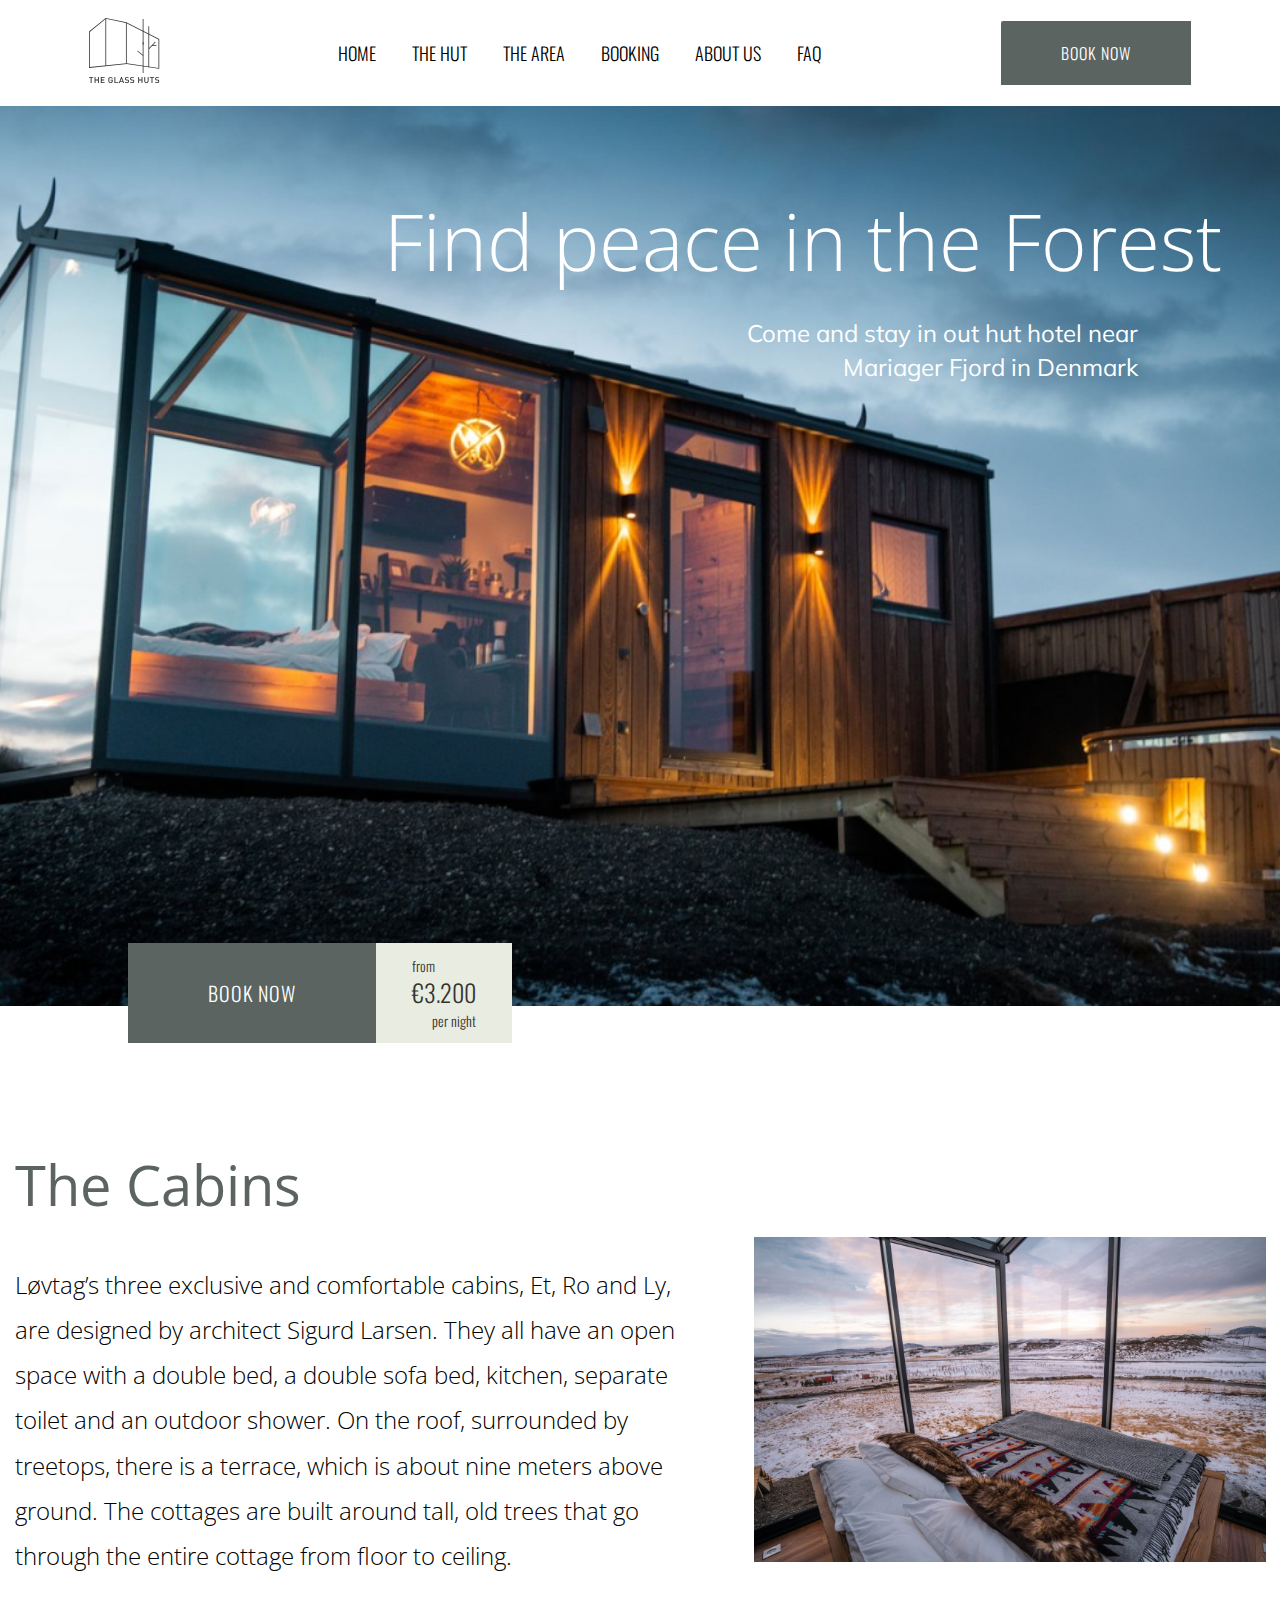
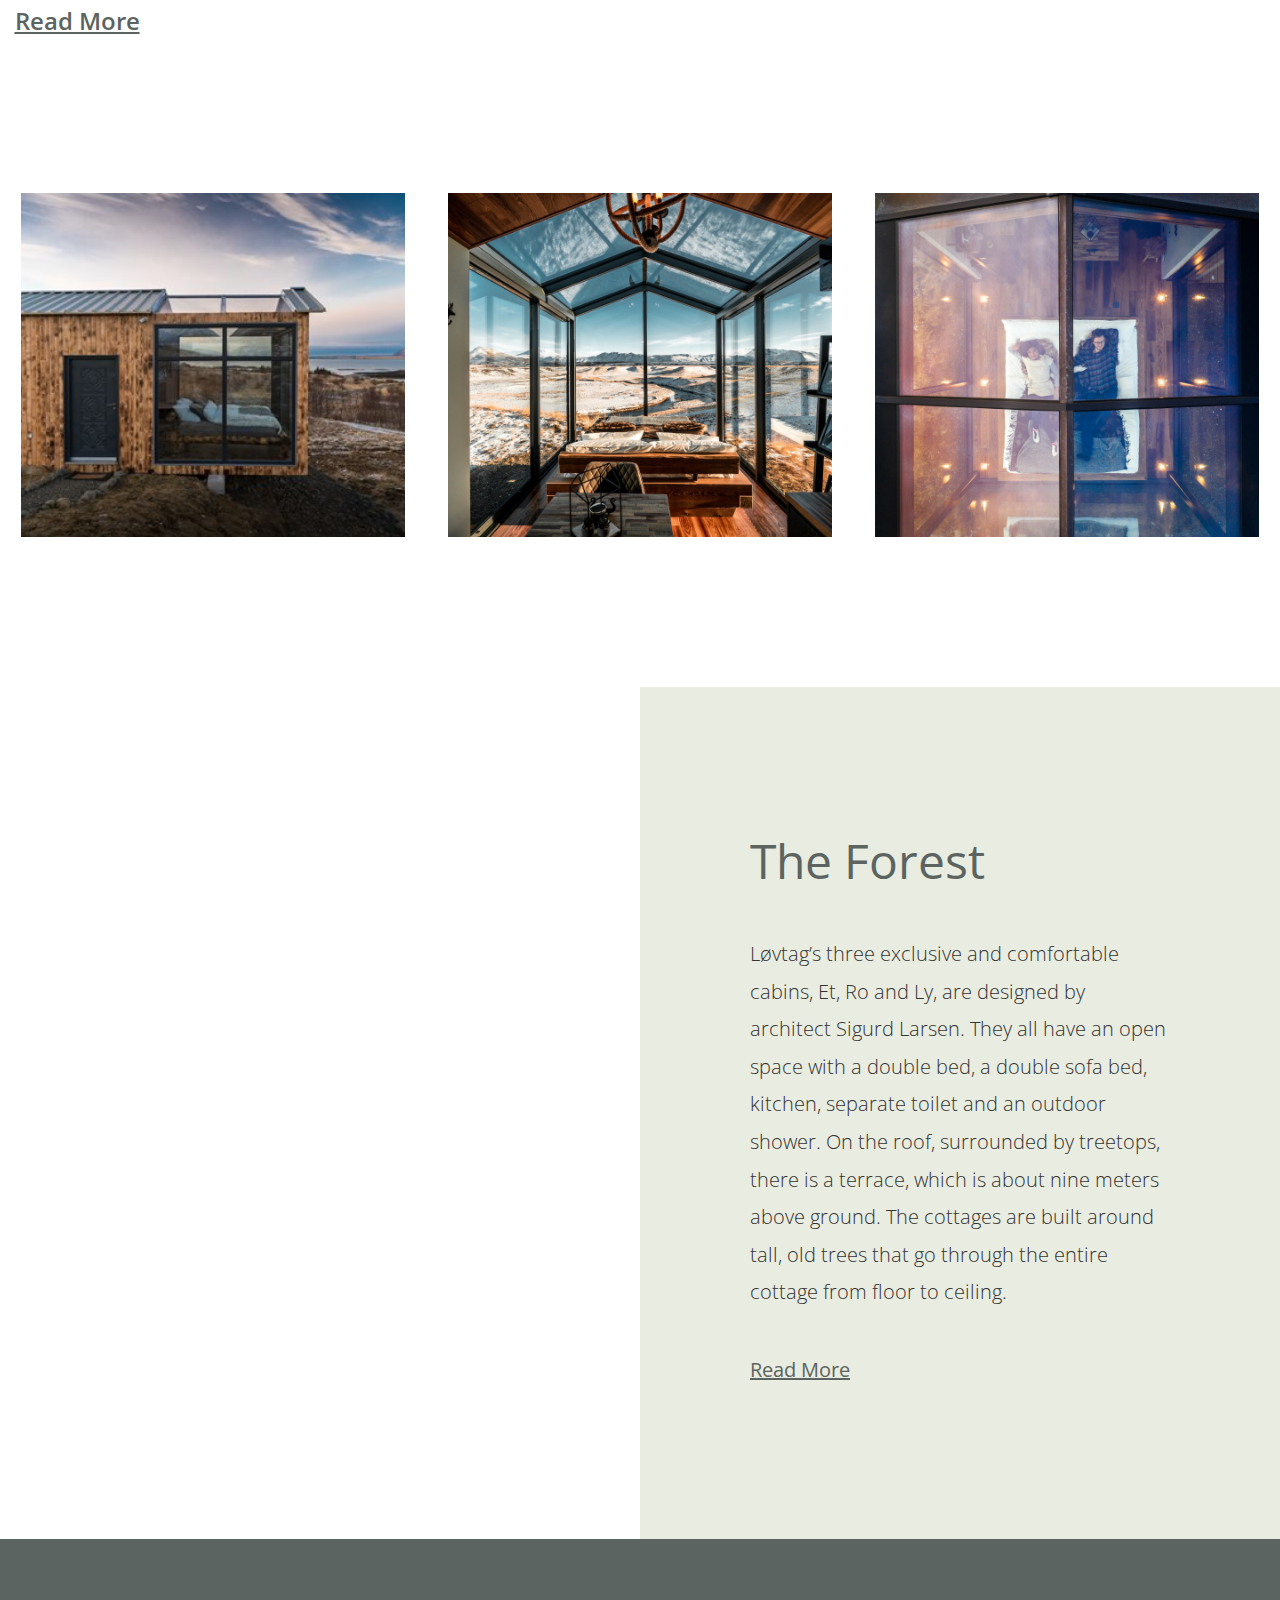
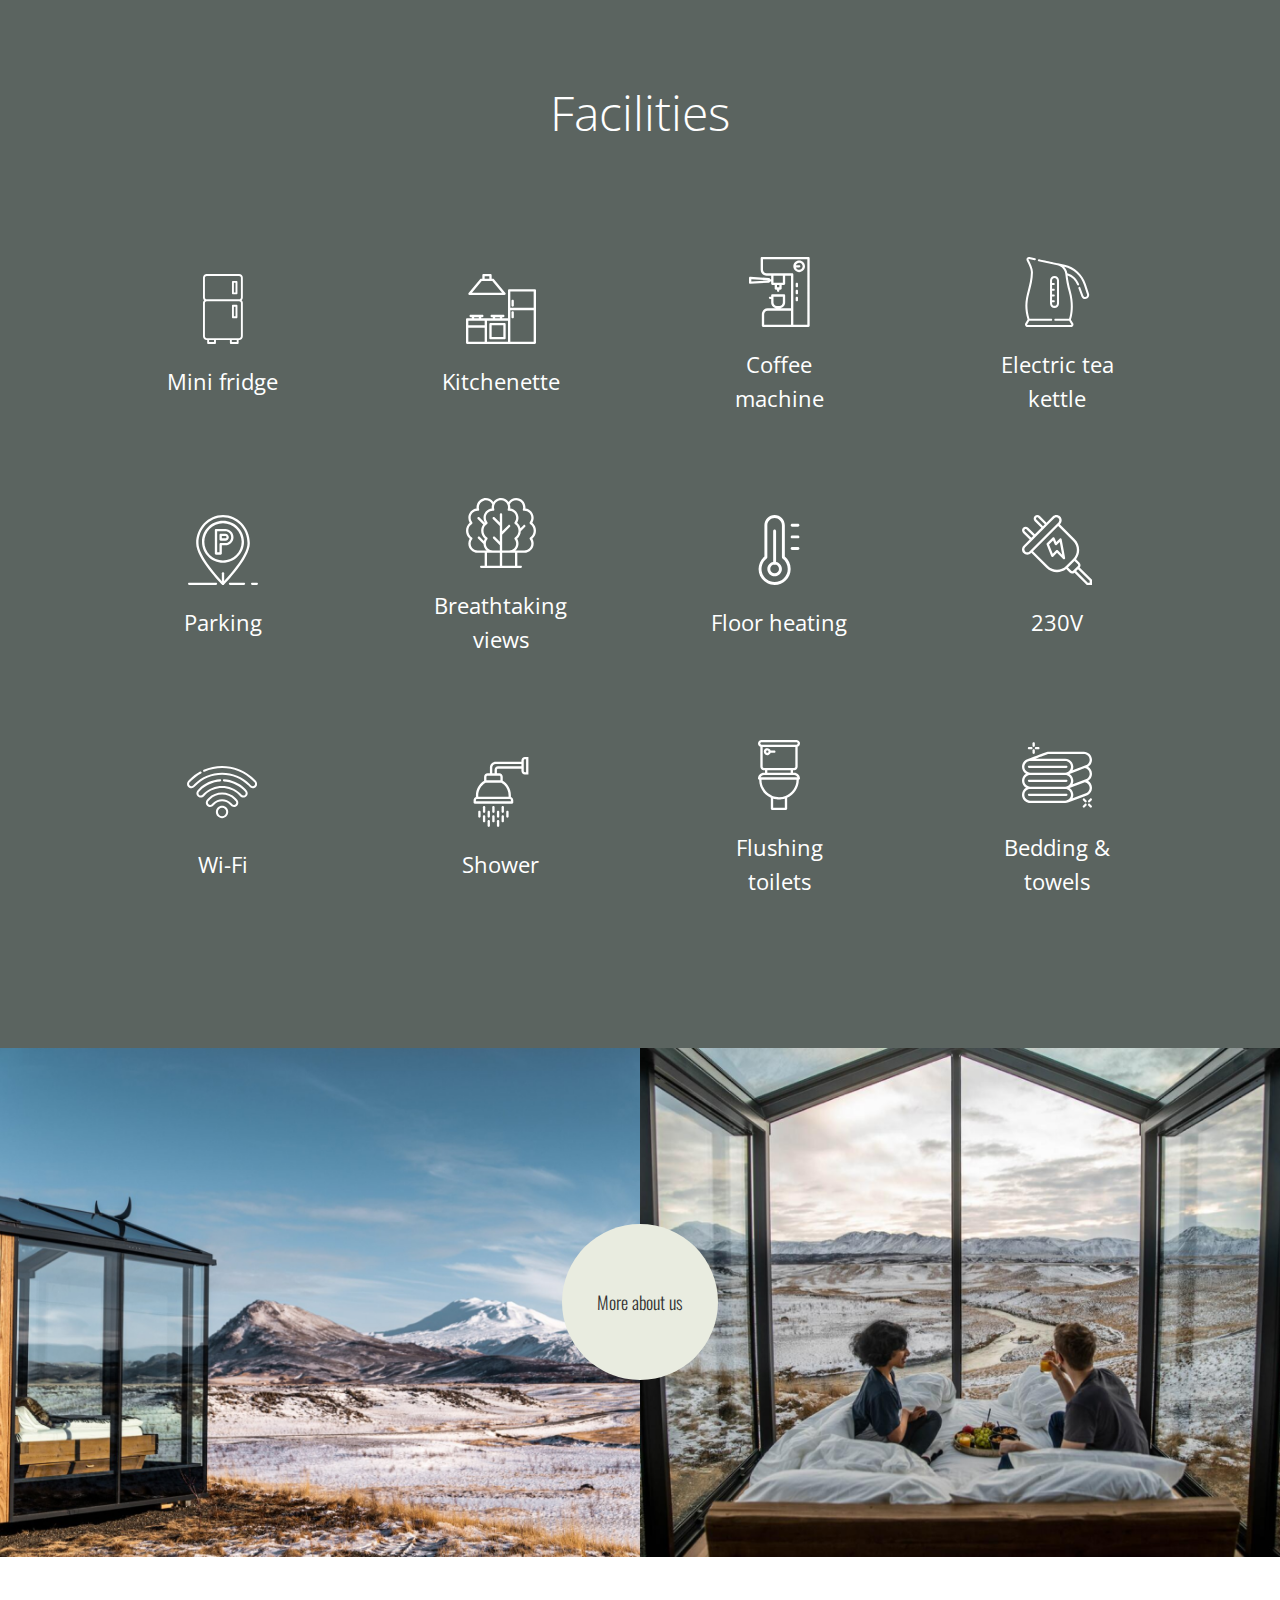
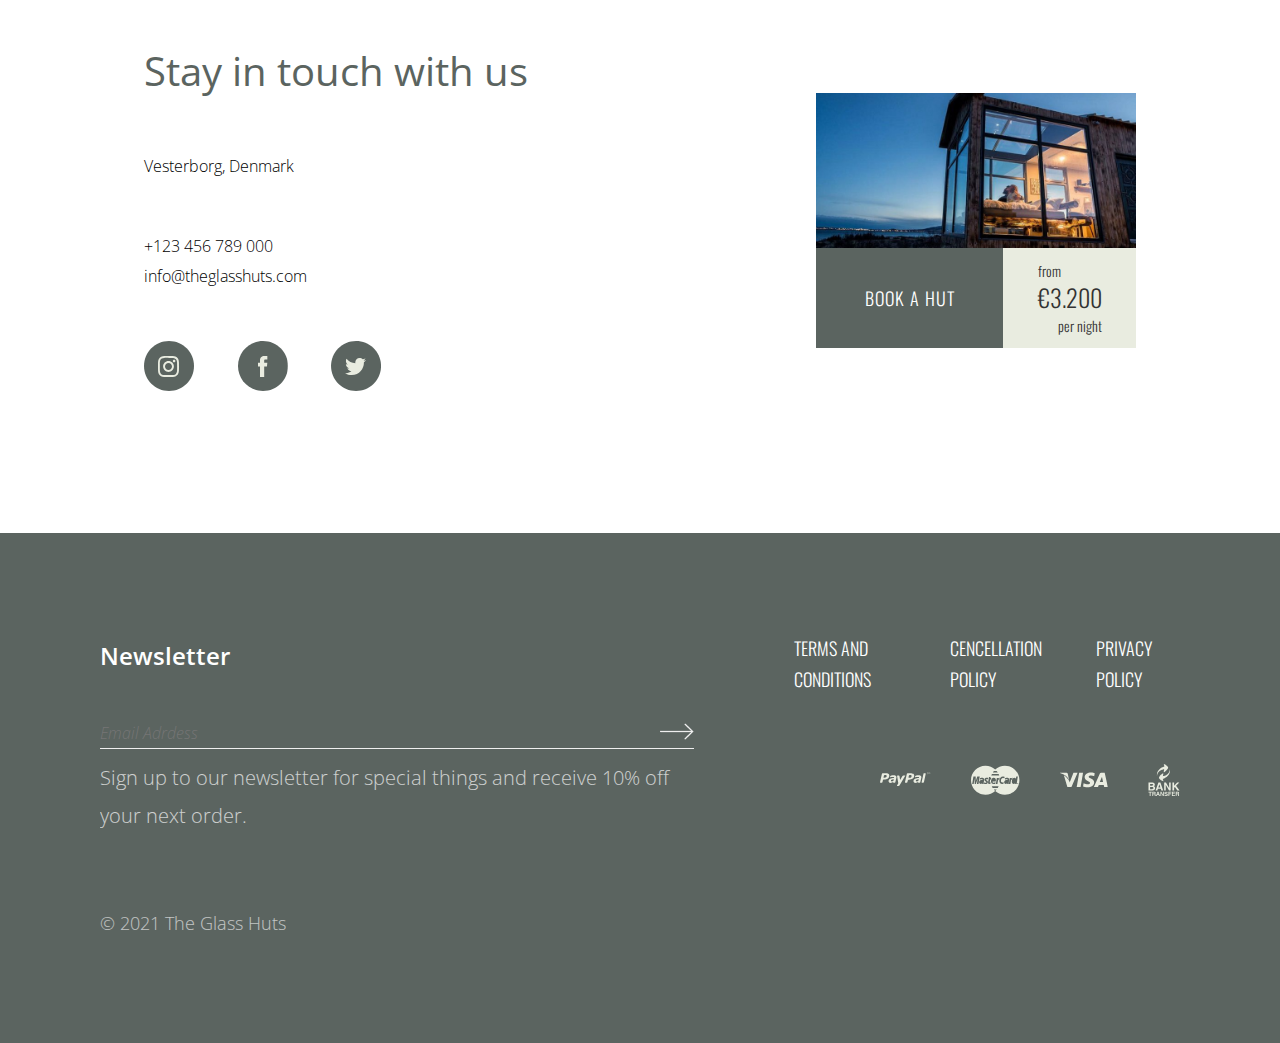
<file: index.html>
<!DOCTYPE html>
<html lang="en" dir="ltr">
  <head>
    <meta charset="utf-8">
    <meta name="viewport" content="width=device-width, initial-scale=1" />
    <title>The Glass Huts</title>
    <link rel="stylesheet" href="src/style.css">
    <link rel="shortcut icon" href="https://cdn-icons-png.flaticon.com/512/235/235889.png">
  </head>
  <body>
    <header class="header">
      <article class="header__logo">
        <svg width="71" height="66" viewBox="0 0 71 66" fill="none" xmlns="http://www.w3.org/2000/svg">
        <path d="M4.22822 59.8488V59.0285H0V59.8488H1.65746V65.0495H2.57076V59.8488H4.22822Z" fill="#333333"/>
        <path d="M9.87349 65.0495V59.0285H8.96019V61.5993H6.51628V59.0285H5.60299V65.0495H6.51628V62.4196H8.96019V65.0495H9.87349Z" fill="#333333"/>
        <path d="M15.6358 65.0495V64.2292H12.7014V62.4196H15.2045V61.6077H12.7014V59.8488H15.6358V59.0285H11.7881V65.0495H15.6358Z" fill="#333333"/>
        <path d="M23.7351 62.7155V61.7938H21.5364V62.5718H22.8218V62.91C22.8218 63.1073 22.7993 63.2821 22.7542 63.4343C22.7091 63.5865 22.6301 63.7275 22.5174 63.8571C22.399 63.9925 22.2552 64.0967 22.0861 64.17C21.917 64.2433 21.7338 64.28 21.5364 64.28C21.356 64.28 21.1897 64.249 21.0375 64.187C20.8853 64.1193 20.7556 64.0291 20.6485 63.9163C20.5752 63.8374 20.5132 63.7529 20.4625 63.6627C20.4174 63.5668 20.3807 63.4512 20.3525 63.3159C20.33 63.175 20.3131 63.003 20.3018 62.8001C20.2905 62.5971 20.2849 62.3434 20.2849 62.039C20.2849 61.7346 20.2905 61.4837 20.3018 61.2864C20.3131 61.0834 20.33 60.9143 20.3525 60.779C20.3807 60.6381 20.4174 60.5225 20.4625 60.4323C20.5132 60.3365 20.5752 60.2491 20.6485 60.1701C20.7556 60.0574 20.8853 59.9672 21.0375 59.8995C21.1897 59.8319 21.356 59.7981 21.5364 59.7981C21.8747 59.7981 22.1509 59.8911 22.3652 60.0771C22.5794 60.2575 22.726 60.514 22.8049 60.8467H23.7267C23.6816 60.5873 23.6026 60.3449 23.4899 60.1194C23.3771 59.8939 23.2277 59.6966 23.0417 59.5275C22.8613 59.3583 22.6442 59.2258 22.3905 59.13C22.1425 59.0285 21.8578 58.9778 21.5364 58.9778C21.2151 58.9778 20.9219 59.0342 20.657 59.1469C20.3976 59.254 20.1637 59.4119 19.9551 59.6205C19.8085 59.7671 19.6958 59.9221 19.6168 60.0856C19.5379 60.2491 19.4787 60.4267 19.4392 60.6183C19.4054 60.81 19.3857 61.0242 19.38 61.261C19.3744 61.4922 19.3716 61.7515 19.3716 62.039C19.3716 62.3265 19.3744 62.5887 19.38 62.8255C19.3857 63.0566 19.4054 63.268 19.4392 63.4597C19.4787 63.6514 19.5379 63.829 19.6168 63.9925C19.6958 64.1559 19.8085 64.311 19.9551 64.4576C20.1637 64.6661 20.4005 64.8268 20.6654 64.9396C20.9304 65.0467 21.2207 65.1002 21.5364 65.1002C21.8578 65.1002 22.1566 65.0467 22.4328 64.9396C22.7091 64.8325 22.9628 64.6577 23.1939 64.4153C23.3912 64.201 23.5293 63.9614 23.6083 63.6965C23.6928 63.4315 23.7351 63.1045 23.7351 62.7155Z" fill="#333333"/>
        <path d="M29.2353 65.0495V64.2292H26.3347V59.0285H25.4214V65.0495H29.2353Z" fill="#333333"/>
        <path d="M35.0467 65.0495L32.8396 59.0285H32.1039L29.8968 65.0495H30.8692L31.2836 63.8402H33.6599L34.0742 65.0495H35.0467ZM33.4062 63.0622H31.5542L32.4929 60.39L33.4062 63.0622Z" fill="#333333"/>
        <path d="M40.0022 63.3328C40.0022 63.0735 39.9599 62.8396 39.8754 62.631C39.7964 62.4224 39.6752 62.2448 39.5117 62.0982C39.3821 61.9855 39.2327 61.8953 39.0635 61.8276C38.8944 61.7543 38.6689 61.6951 38.387 61.65L37.702 61.5485C37.4089 61.5034 37.1834 61.4104 37.0255 61.2695C36.9466 61.1962 36.8874 61.1144 36.8479 61.0242C36.8141 60.9284 36.7972 60.8241 36.7972 60.7114C36.7972 60.4407 36.8902 60.2181 37.0763 60.0433C37.2679 59.8629 37.5414 59.7727 37.8965 59.7727C38.1502 59.7727 38.3842 59.8065 38.5984 59.8742C38.8183 59.9362 39.0213 60.0574 39.2073 60.2378L39.7908 59.6628C39.5315 59.4203 39.2552 59.2456 38.9621 59.1385C38.6689 59.0313 38.3222 58.9778 37.9219 58.9778C37.6062 58.9778 37.3243 59.0201 37.0763 59.1046C36.8282 59.1892 36.6168 59.3104 36.442 59.4683C36.2729 59.6261 36.1404 59.815 36.0446 60.0348C35.9544 60.2491 35.9093 60.4858 35.9093 60.7452C35.9093 61.2357 36.0559 61.619 36.349 61.8953C36.6196 62.1489 37.0002 62.3096 37.4906 62.3773L38.201 62.4787C38.3814 62.5069 38.5167 62.5379 38.6069 62.5718C38.6971 62.6056 38.7817 62.6592 38.8606 62.7324C39.0184 62.8734 39.0974 63.082 39.0974 63.3582C39.0974 63.6514 38.9874 63.8797 38.7676 64.0432C38.5533 64.201 38.2489 64.28 37.8543 64.28C37.5442 64.28 37.2651 64.2405 37.0171 64.1616C36.769 64.077 36.5351 63.9248 36.3152 63.7049L35.7063 64.3053C35.9938 64.5985 36.3067 64.8043 36.645 64.9227C36.9832 65.0411 37.3807 65.1002 37.8373 65.1002C38.1531 65.1002 38.4434 65.0608 38.7084 64.9819C38.9733 64.9029 39.2017 64.7874 39.3933 64.6351C39.585 64.4829 39.7344 64.2969 39.8415 64.077C39.9486 63.8571 40.0022 63.6091 40.0022 63.3328Z" fill="#333333"/>
        <path d="M45.2458 63.3328C45.2458 63.0735 45.2036 62.8396 45.119 62.631C45.0401 62.4224 44.9189 62.2448 44.7554 62.0982C44.6257 61.9855 44.4763 61.8953 44.3072 61.8276C44.1381 61.7543 43.9125 61.6951 43.6307 61.65L42.9457 61.5485C42.6525 61.5034 42.427 61.4104 42.2692 61.2695C42.1903 61.1962 42.1311 61.1144 42.0916 61.0242C42.0578 60.9284 42.0409 60.8241 42.0409 60.7114C42.0409 60.4407 42.1339 60.2181 42.3199 60.0433C42.5116 59.8629 42.785 59.7727 43.1402 59.7727C43.3939 59.7727 43.6278 59.8065 43.8421 59.8742C44.0619 59.9362 44.2649 60.0574 44.4509 60.2378L45.0344 59.6628C44.7751 59.4203 44.4989 59.2456 44.2057 59.1385C43.9125 59.0313 43.5658 58.9778 43.1656 58.9778C42.8499 58.9778 42.568 59.0201 42.3199 59.1046C42.0719 59.1892 41.8605 59.3104 41.6857 59.4683C41.5166 59.6261 41.3841 59.815 41.2882 60.0348C41.198 60.2491 41.1529 60.4858 41.1529 60.7452C41.1529 61.2357 41.2995 61.619 41.5927 61.8953C41.8633 62.1489 42.2438 62.3096 42.7343 62.3773L43.4446 62.4787C43.625 62.5069 43.7603 62.5379 43.8505 62.5718C43.9407 62.6056 44.0253 62.6592 44.1042 62.7324C44.2621 62.8734 44.341 63.082 44.341 63.3582C44.341 63.6514 44.2311 63.8797 44.0112 64.0432C43.797 64.201 43.4925 64.28 43.0979 64.28C42.7878 64.28 42.5088 64.2405 42.2607 64.1616C42.0127 64.077 41.7787 63.9248 41.5588 63.7049L40.95 64.3053C41.2375 64.5985 41.5504 64.8043 41.8886 64.9227C42.2269 65.0411 42.6243 65.1002 43.081 65.1002C43.3967 65.1002 43.687 65.0608 43.952 64.9819C44.217 64.9029 44.4453 64.7874 44.637 64.6351C44.8287 64.4829 44.9781 64.2969 45.0852 64.077C45.1923 63.8571 45.2458 63.6091 45.2458 63.3328Z" fill="#333333"/>
        <path d="M53.4493 65.0495V59.0285H52.536V61.5993H50.092V59.0285H49.1788V65.0495H50.092V62.4196H52.536V65.0495H53.4493Z" fill="#333333"/>
        <path d="M59.5921 63.02V59.0285H58.6788V62.9777C58.6788 63.3836 58.5632 63.7021 58.3321 63.9333C58.1066 64.1644 57.8049 64.28 57.4272 64.28C57.0495 64.28 56.7479 64.1644 56.5224 63.9333C56.2969 63.7021 56.1841 63.3836 56.1841 62.9777V59.0285H55.2708V63.02C55.2708 63.33 55.3244 63.6147 55.4315 63.8741C55.5443 64.1278 55.6965 64.3448 55.8881 64.5252C56.0798 64.7056 56.3082 64.8466 56.5731 64.948C56.8381 65.0495 57.1228 65.1002 57.4272 65.1002C57.7317 65.1002 58.0163 65.0495 58.2813 64.948C58.5463 64.8466 58.7746 64.7056 58.9663 64.5252C59.1636 64.3448 59.3158 64.1278 59.4229 63.8741C59.5357 63.6147 59.5921 63.33 59.5921 63.02Z" fill="#333333"/>
        <path d="M65.104 59.8488V59.0285H60.8758V59.8488H62.5333V65.0495H63.4466V59.8488H65.104Z" fill="#333333"/>
        <path d="M70.2419 63.3328C70.2419 63.0735 70.1996 62.8396 70.115 62.631C70.0361 62.4224 69.9149 62.2448 69.7514 62.0982C69.6218 61.9855 69.4724 61.8953 69.3032 61.8276C69.1341 61.7543 68.9086 61.6951 68.6267 61.65L67.9417 61.5485C67.6486 61.5034 67.4231 61.4104 67.2652 61.2695C67.1863 61.1962 67.1271 61.1144 67.0876 61.0242C67.0538 60.9284 67.0369 60.8241 67.0369 60.7114C67.0369 60.4407 67.1299 60.2181 67.316 60.0433C67.5076 59.8629 67.7811 59.7727 68.1362 59.7727C68.3899 59.7727 68.6239 59.8065 68.8381 59.8742C69.058 59.9362 69.2609 60.0574 69.447 60.2378L70.0305 59.6628C69.7711 59.4203 69.4949 59.2456 69.2018 59.1385C68.9086 59.0313 68.5619 58.9778 68.1616 58.9778C67.8459 58.9778 67.564 59.0201 67.316 59.1046C67.0679 59.1892 66.8565 59.3104 66.6817 59.4683C66.5126 59.6261 66.3801 59.815 66.2843 60.0348C66.1941 60.2491 66.149 60.4858 66.149 60.7452C66.149 61.2357 66.2956 61.619 66.5887 61.8953C66.8593 62.1489 67.2399 62.3096 67.7303 62.3773L68.4407 62.4787C68.6211 62.5069 68.7564 62.5379 68.8466 62.5718C68.9368 62.6056 69.0213 62.6592 69.1003 62.7324C69.2581 62.8734 69.3371 63.082 69.3371 63.3582C69.3371 63.6514 69.2271 63.8797 69.0072 64.0432C68.793 64.201 68.4886 64.28 68.094 64.28C67.7839 64.28 67.5048 64.2405 67.2568 64.1616C67.0087 64.077 66.7748 63.9248 66.5549 63.7049L65.946 64.3053C66.2335 64.5985 66.5464 64.8043 66.8847 64.9227C67.2229 65.0411 67.6204 65.1002 68.077 65.1002C68.3928 65.1002 68.6831 65.0608 68.9481 64.9819C69.213 64.9029 69.4413 64.7874 69.633 64.6351C69.8247 64.4829 69.9741 64.2969 70.0812 64.077C70.1883 63.8571 70.2419 63.6091 70.2419 63.3328Z" fill="#333333"/>
        <path fill-rule="evenodd" clip-rule="evenodd" d="M37.728 45.1436L69.4794 49.9608V21.4259L37.0483 5.02082L16.8949 0.839514L0.787064 13.8923V49.1202L37.728 45.1436ZM0.00646973 49.9893V13.5202L16.691 0L37.3083 4.27753L70.26 20.946V50.8687L37.7109 45.9305L0.00646973 49.9893Z" fill="#333333"/>
        <path fill-rule="evenodd" clip-rule="evenodd" d="M66.6902 24.2088L60.1852 30.9739L59.6226 30.4329L66.1275 23.6677L66.6902 24.2088Z" fill="#333333"/>
        <path fill-rule="evenodd" clip-rule="evenodd" d="M48.6938 32.7363L54.4182 37.1597L53.9409 37.7774L48.2166 33.354L48.6938 32.7363Z" fill="#333333"/>
        <path fill-rule="evenodd" clip-rule="evenodd" d="M59.3882 49.1775L59.3882 8.19632L60.1688 8.19632L60.1688 49.1775L59.3882 49.1775Z" fill="#333333"/>
        <path fill-rule="evenodd" clip-rule="evenodd" d="M53.713 26.8202L53.713 1.04081L54.4936 1.0408L54.4936 26.8202L53.713 26.8202Z" fill="#333333"/>
        <path fill-rule="evenodd" clip-rule="evenodd" d="M53.713 54.9019L53.713 24.0684L54.4936 24.0684L54.4936 54.9019L53.713 54.9019Z" fill="#333333"/>
        <path fill-rule="evenodd" clip-rule="evenodd" d="M67.4497 27.9713H63.0264V27.1907H67.4497V27.9713Z" fill="#333333"/>
        <path fill-rule="evenodd" clip-rule="evenodd" d="M16.3989 47.7465V0.520508H17.1795V47.7465H16.3989Z" fill="#333333"/>
        <path fill-rule="evenodd" clip-rule="evenodd" d="M36.9546 45.6648V4.68359H37.7352V45.6648H36.9546Z" fill="#333333"/>
      </article>
      <nav class="header__nav">
        <a href="index.html">home</a>
        <a href="pages/theHut/index.html">the hut</a>
        <a href="pages/theArea/index.html">the area</a>
        <a href="pages/booking/index.html">booking</a>
        <a href="pages/aboutUs/index.html">about us</a>
        <a href="pages/faq/index.html">faq</a>
      </nav>
      <a href="pages/booking/index.html"> <button type="button" name="button">book now</button> </a>
    </header>
    <section class="container1">

      <div class="menu-button" onclick="myFunction(this)">
        <div class="bar1"></div>
        <div class="bar2"></div>
        <div class="bar3"></div>
      </div>
      <div class="container1__menu">
        <div class="container1__nav">
          <ul>
            <li><a href="index.html">home</a></li>
            <li><a href="pages/theHut/index.html">the hut</a></li>
            <li><a href="pages/theArea/index.html">the area</a></li>
            <li><a href="pages/booking/index.html">booking</a></li>
            <li><a href="pages/aboutUs/index.html">about us</a></li>
            <li><a href="pages/faq/index.html">faq</a></li>
          </ul>
        </div>
      </div>
      <div class="container1__content">
        <h2>Find peace in the Forest</h2>
        <p>Come and stay in out hut hotel near <br> Mariager Fjord in Denmark</p>
      </div>
      <div class="container1__book">
        <a href="pages/booking/index.html">book now</a>
        <div class="container1__price">
          <span>from</span>
          <h4>€3.200</h4>
          <p>per night</p>
        </div>
      </div>
    </section>
    <section class="container2">
      <div class="container2__content">
        <div class="container2__text">
          <h2>The Cabins</h2>
          <p>Løvtag’s three exclusive and comfortable cabins, Et, Ro and Ly, are designed by architect Sigurd Larsen. They all have an open space with a double bed, a double sofa bed, kitchen, separate toilet and an outdoor shower. On the roof, surrounded by treetops, there is a terrace, which is about nine meters above ground. The cottages are built around tall, old trees that go through the entire cottage from floor to ceiling.</p>
          <a href="pages/theHut/index.html">Read More</a>
        </div>
        <img src="images/image1.png" alt="image">
      </div>
      <div class="container2__images">
        <img src="images/image2.png" alt="image">
        <img src="images/image3.png" alt="image">
        <img src="images/image4.png" alt="image">
      </div>
    </section>
    <section class="container3">
      <article class="container3__maps">
        <iframe src="https://www.google.com/maps/embed?pb=!1m18!1m12!1m3!1d848.066860099252!2d10.217131731729891!3d56.0939789230016!2m3!1f0!2f0!3f0!3m2!1i1024!2i768!4f13.1!3m3!1m2!1s0x464c4103d1e9841b%3A0x373abb4139905c2d!2sA
        arhus%20Golf%20Club!5e0!3m2!1sru!2s!4v1681504077297!5m2!1sru!2s" width="50%" style="border:0;" allowfullscreen="" loading="lazy" referrerpolicy="no-referrer-when-downgrade"></iframe>
        <div class="container3__text">
          <h2>The Forest</h2>
          <p>Løvtag’s three exclusive and comfortable cabins, Et, Ro and Ly, are designed by architect Sigurd Larsen. They all have an open space with a double bed, a double sofa bed, kitchen, separate toilet and an outdoor shower. On the roof, surrounded by treetops, there is a terrace, which is about nine meters above ground. The cottages are built around tall, old trees that go through the entire cottage from floor to ceiling.</p>
          <a href="pages/theArea/index.html">Read More</a>
        </div>
      </article>
      <article class="container3__facilities">
        <h3>Facilities</h3>
        <div class="container3__grid">
          <div class="container3__element">
            <svg width="70" height="70" viewBox="0 0 70 70" fill="none" xmlns="http://www.w3.org/2000/svg">
              <g clip-path="url(#clip0_2_954)">
              <path d="M54.8313 23.4527V3.69134C54.8302 2.71268 54.4409 1.77443 53.7489 1.08241C53.0568 0.390384 52.1186 0.00109681 51.1399 -6.10352e-05H18.6917C17.713 0.00109681 16.7747 0.390384 16.0827 1.08241C15.3907 1.77443 15.0014 2.71268 15.0002 3.69134V23.4527C15.0006 23.9686 15.1094 24.4786 15.3197 24.9497C15.53 25.4208 15.837 25.8424 16.2209 26.187C15.837 26.5317 15.53 26.9533 15.3197 27.4244C15.1094 27.8955 15.0006 28.4055 15.0002 28.9214V62.3519C15.0014 63.3306 15.3907 64.2688 16.0827 64.9608C16.7747 65.6528 17.713 66.0421 18.6917 66.0433H19.1931V68.98C19.1931 69.2338 19.294 69.4773 19.4734 69.6567C19.6529 69.8362 19.8963 69.937 20.1502 69.937H26.9861C27.2399 69.937 27.4833 69.8362 27.6628 69.6567C27.8423 69.4773 27.9431 69.2338 27.9431 68.98V66.0433H41.8884V68.98C41.8884 69.2338 41.9893 69.4773 42.1688 69.6567C42.3482 69.8362 42.5917 69.937 42.8455 69.937H49.6814C49.9352 69.937 50.1787 69.8362 50.3581 69.6567C50.5376 69.4773 50.6384 69.2338 50.6384 68.98V66.0433H51.1399C52.1186 66.0421 53.0568 65.6528 53.7489 64.9608C54.4409 64.2688 54.8302 63.3306 54.8313 62.3519V28.9214C54.831 28.4055 54.7222 27.8955 54.5119 27.4244C54.3016 26.9533 53.9945 26.5317 53.6107 26.187C53.9945 25.8424 54.3016 25.4208 54.5119 24.9497C54.7222 24.4786 54.831 23.9686 54.8313 23.4527ZM26.0291 68.023H21.1072V66.0433H26.0291V68.023ZM48.7244 68.023H43.8025V66.0433H48.7244V68.023ZM52.9173 28.9214V62.3519C52.9167 62.8231 52.7293 63.2748 52.3961 63.608C52.0629 63.9412 51.6111 64.1286 51.1399 64.1292H18.6917C18.2204 64.1286 17.7687 63.9412 17.4355 63.608C17.1023 63.2748 16.9149 62.8231 16.9143 62.3519V28.9214C16.9149 28.4502 17.1023 27.9985 17.4355 27.6653C17.7687 27.3321 18.2204 27.1447 18.6917 27.1441H51.1399C51.6111 27.1447 52.0629 27.3321 52.3961 27.6653C52.7293 27.9985 52.9167 28.4502 52.9173 28.9214ZM18.6917 25.23C18.2204 25.2294 17.7687 25.042 17.4355 24.7088C17.1023 24.3756 16.9149 23.9239 16.9143 23.4527V3.69134C16.9149 3.22014 17.1023 2.7684 17.4355 2.43521C17.7687 2.10202 18.2204 1.91458 18.6917 1.914H51.1399C51.6111 1.91458 52.0629 2.10202 52.3961 2.43521C52.7293 2.7684 52.9167 3.22014 52.9173 3.69134V23.4527C52.9167 23.9239 52.7293 24.3756 52.3961 24.7088C52.0629 25.042 51.6111 25.2294 51.1399 25.23H18.6917Z" fill="white"/>
              <path d="M48.4852 6.93546H44.9305C44.6767 6.93546 44.4333 7.03628 44.2538 7.21576C44.0743 7.39524 43.9735 7.63867 43.9735 7.89249V19.3769C43.9735 19.6307 44.0743 19.8741 44.2538 20.0536C44.4333 20.2331 44.6767 20.3339 44.9305 20.3339H48.4852C48.739 20.3339 48.9825 20.2331 49.162 20.0536C49.3414 19.8741 49.4423 19.6307 49.4423 19.3769V7.89249C49.4423 7.63867 49.3414 7.39524 49.162 7.21576C48.9825 7.03628 48.739 6.93546 48.4852 6.93546ZM47.5282 18.4198H45.8876V8.84952H47.5282V18.4198Z" fill="white"/>
              <path d="M44.9305 44.1646H48.4852C48.739 44.1646 48.9825 44.0637 49.162 43.8843C49.3414 43.7048 49.4423 43.4614 49.4423 43.2075V31.7231C49.4423 31.4693 49.3414 31.2259 49.162 31.0464C48.9825 30.8669 48.739 30.7661 48.4852 30.7661H44.9305C44.6767 30.7661 44.4333 30.8669 44.2538 31.0464C44.0743 31.2259 43.9735 31.4693 43.9735 31.7231V43.2075C43.9735 43.4614 44.0743 43.7048 44.2538 43.8843C44.4333 44.0637 44.6767 44.1646 44.9305 44.1646ZM45.8876 32.6802H47.5282V42.2505H45.8876V32.6802Z" fill="white"/>
              </g>
              <defs>
              <clipPath id="clip0_2_954">
              <rect width="70" height="70" fill="white" transform="translate(0.000244141)"/>
              </clipPath>
              </defs>
            </svg>
            <p>Mini fridge</p>
          </div>
          <div class="container3__element">
            <svg width="70" height="70" viewBox="0 0 70 70" fill="none" xmlns="http://www.w3.org/2000/svg">
              <g clip-path="url(#clip0_2_990)">
              <path d="M68.8336 15.1667H43.1669C42.5226 15.1667 42.0002 15.689 42.0002 16.3333V44.3333H36.1669V43.1667H37.3336C37.9779 43.1667 38.5002 42.6443 38.5002 42C38.5002 41.3557 37.9779 40.8333 37.3336 40.8333H25.6669C25.0226 40.8333 24.5002 41.3557 24.5002 42C24.5002 42.6443 25.0226 43.1667 25.6669 43.1667H26.8336V44.3333H15.1669V43.1667H16.3336C16.9779 43.1667 17.5002 42.6443 17.5002 42C17.5002 41.3557 16.9779 40.8333 16.3336 40.8333H4.66691C4.02262 40.8333 3.50024 41.3557 3.50024 42C3.50024 42.6443 4.02262 43.1667 4.66691 43.1667H5.83358V44.3333H1.16691C0.522619 44.3333 0.000244141 44.8557 0.000244141 45.5V68.8333C0.000244141 69.4776 0.522619 70 1.16691 70H68.8336C69.4779 70 70.0002 69.4776 70.0002 68.8333V16.3333C70.0002 15.689 69.4779 15.1667 68.8336 15.1667ZM29.1669 43.1667H33.8336V44.3333H29.1669V43.1667ZM8.16691 43.1667H12.8336V44.3333H8.16691V43.1667ZM18.6669 67.6667H2.33358V53.6667H18.6669V67.6667ZM18.6669 51.3333H2.33358V46.6667H18.6669V51.3333ZM42.0002 67.6667H21.0002V46.6667H42.0002V67.6667ZM67.6669 67.6667H44.3336V36.1667H67.6669V67.6667ZM67.6669 33.8333H44.3336V17.5H67.6669V33.8333Z" fill="white"/>
              <path d="M24.5003 65.3333H38.5003C39.1446 65.3333 39.667 64.811 39.667 64.1667V50.1667C39.667 49.5224 39.1446 49 38.5003 49H24.5003C23.856 49 23.3336 49.5224 23.3336 50.1667V64.1667C23.3336 64.811 23.856 65.3333 24.5003 65.3333ZM25.667 51.3333H37.3336V63H25.667V51.3333Z" fill="white"/>
              <path d="M46.6669 32.6667C47.3112 32.6667 47.8336 32.1443 47.8336 31.5V26.8333C47.8336 26.189 47.3112 25.6667 46.6669 25.6667C46.0226 25.6667 45.5002 26.189 45.5002 26.8333V31.5C45.5002 32.1443 46.0226 32.6667 46.6669 32.6667Z" fill="white"/>
              <path d="M46.6669 44.3333C47.3112 44.3333 47.8336 43.811 47.8336 43.1667V38.5C47.8336 37.8557 47.3112 37.3333 46.6669 37.3333C46.0226 37.3333 45.5002 37.8557 45.5002 38.5V43.1667C45.5002 43.811 46.0226 44.3333 46.6669 44.3333Z" fill="white"/>
              <path d="M2.75073 20.7287C2.96102 20.9043 3.22629 21.0003 3.50031 21H38.5003C39.1446 21.0009 39.6677 20.4794 39.6687 19.8351C39.6692 19.5612 39.5731 19.2958 39.3975 19.0855L27.7308 5.0855C27.5087 4.81965 27.18 4.66623 26.8336 4.66667H25.667V1.16667C25.667 0.522375 25.1446 0 24.5003 0H17.5003C16.856 0 16.3336 0.522375 16.3336 1.16667V4.66667H15.167C14.8206 4.66623 14.4919 4.81965 14.2698 5.0855L2.60314 19.0855C2.19014 19.58 2.25621 20.3158 2.75073 20.7287ZM18.667 2.33333H23.3336V4.66667H18.667V2.33333ZM15.7141 7H26.2865L36.0095 18.6667H5.99114L15.7141 7Z" fill="white"/>
              </g>
              <defs>
              <clipPath id="clip0_2_990">
              <rect width="70" height="70" fill="white" transform="translate(0.000244141)"/>
              </clipPath>
              </defs>
            </svg>
            <p>Kitchenette</p>
          </div>
          <div class="container3__element">
            <svg width="70" height="70" viewBox="0 0 70 70" fill="none" xmlns="http://www.w3.org/2000/svg">
              <path d="M64.5002 0H17.8336C17.1893 0 16.6669 0.522375 16.6669 1.16667V12.8333C16.6707 16.0533 19.2802 18.6629 22.5002 18.6667H27.1669V22.1667H26.0002C26.0014 21.5495 25.5218 21.0382 24.9059 21L6.23924 19.8333C5.59612 19.7934 5.04239 20.2824 5.00243 20.9255C5.00097 20.9503 5.00024 20.9751 5.00024 21V25.6667C5.00024 26.311 5.52262 26.8333 6.16691 26.8333H6.23924L24.9059 25.6667C25.5218 25.6285 26.0014 25.1172 26.0002 24.5H27.1669V26.8333C27.1669 27.4776 27.6893 28 28.3336 28H30.6669V31.5C30.6669 32.1443 31.1893 32.6667 31.8336 32.6667H33.0002V33.8333C33.0002 34.4776 33.5226 35 34.1669 35C34.8112 35 35.3336 34.4776 35.3336 33.8333V32.6667H36.5002C37.1445 32.6667 37.6669 32.1443 37.6669 31.5V28H40.0002C40.6445 28 41.1669 27.4776 41.1669 26.8333V18.6667H47.0002V51.3333H35.3336C38.5536 51.3295 41.1631 48.72 41.1669 45.5V38.5C41.1669 37.8557 40.6445 37.3333 40.0002 37.3333H28.3336C27.6893 37.3333 27.1669 37.8557 27.1669 38.5V39.6667H26.0002C25.356 39.6667 24.8336 40.189 24.8336 40.8333C24.8336 41.4776 25.356 42 26.0002 42H27.1669V45.5C27.1707 48.72 29.7802 51.3295 33.0002 51.3333H23.6669C20.4469 51.3371 17.8374 53.9467 17.8336 57.1667V68.8333C17.8336 69.4776 18.356 70 19.0002 70H64.5002C65.1445 70 65.6669 69.4776 65.6669 68.8333V1.16667C65.6669 0.522375 65.1445 0 64.5002 0ZM23.6669 23.4045L7.33358 24.4253V22.2413L23.6669 23.2622V23.4045ZM29.5002 45.5V39.6667H38.8336V45.5C38.8336 47.433 37.2666 49 35.3336 49H33.0002C31.0672 49 29.5002 47.433 29.5002 45.5ZM47.0002 67.6667H20.1669V57.1667C20.1669 55.2336 21.7339 53.6667 23.6669 53.6667H47.0002V67.6667ZM35.3336 30.3333H33.0002V28H35.3336V30.3333ZM38.8336 25.6667H29.5002V18.6667H38.8336V25.6667ZM63.3336 67.6667H49.3336V17.5C49.3336 16.8557 48.8112 16.3333 48.1669 16.3333H22.5002C20.5672 16.3333 19.0002 14.7664 19.0002 12.8333V2.33333H63.3336V67.6667Z" fill="white"/>
              <path d="M55.167 15.1667C58.3886 15.1667 61.0003 12.5549 61.0003 9.33333C61.0003 6.11173 58.3886 3.5 55.167 3.5C51.9453 3.5 49.3336 6.11173 49.3336 9.33333C49.3374 12.5533 51.947 15.1629 55.167 15.1667ZM55.167 8.16667H51.8816C52.3742 6.77323 53.6891 5.83946 55.167 5.83333C57.1 5.82531 58.6734 7.38588 58.6814 9.31875C58.6894 11.2518 57.1288 12.8252 55.196 12.8332C53.7075 12.8393 52.3779 11.9034 51.8816 10.4999H55.167C55.8112 10.4999 56.3336 9.97748 56.3336 9.33319C56.3336 8.6889 55.8112 8.16667 55.167 8.16667Z" fill="white"/>
              <path d="M52.8335 25.6667C52.1892 25.6667 51.6669 26.189 51.6669 26.8333V29.1667C51.6669 29.8109 52.1892 30.3333 52.8335 30.3333C53.4778 30.3333 54.0002 29.8109 54.0002 29.1667V26.8333C54.0002 26.189 53.4778 25.6667 52.8335 25.6667Z" fill="white"/>
              <path d="M52.8335 32.6667C52.1892 32.6667 51.6669 33.189 51.6669 33.8333V36.1667C51.6669 36.8109 52.1892 37.3333 52.8335 37.3333C53.4778 37.3333 54.0002 36.8109 54.0002 36.1667V33.8333C54.0002 33.189 53.4778 32.6667 52.8335 32.6667Z" fill="white"/>
              <path d="M52.8335 39.6667C52.1892 39.6667 51.6669 40.189 51.6669 40.8333V43.1667C51.6669 43.8109 52.1892 44.3333 52.8335 44.3333C53.4778 44.3333 54.0002 43.8109 54.0002 43.1667V40.8333C54.0002 40.189 53.4778 39.6667 52.8335 39.6667Z" fill="white"/>
            </svg>
            <p>Coffee machine</p>
          </div>
          <div class="container3__element">
            <svg width="70" height="70" viewBox="0 0 70 70" fill="none" xmlns="http://www.w3.org/2000/svg">
              <path d="M66.9818 36.7881L63.893 27.2846C62.3366 22.4955 59.5518 18.1657 55.8395 14.7633C52.1273 11.3606 47.5717 8.9626 42.6653 7.82825L35.8827 6.26009C35.8812 6.25982 17.0623 2.16551 17.0623 2.16551C16.5072 2.04438 15.9609 2.39656 15.8402 2.95068C15.7196 3.50508 16.0711 4.05222 16.6253 4.17281L35.4196 8.26178C35.4198 8.26178 35.4591 8.27094 35.4591 8.27094C39.747 9.21567 42.9181 12.7708 43.3537 17.1265C43.8863 22.4508 45.0399 28.3707 46.783 34.722C49.102 43.1724 48.9889 50.2363 48.4858 54.6737C48.0903 58.1632 47.3986 60.6199 47.0433 61.7195H33.3276C32.7602 61.7195 32.3004 62.1793 32.3004 62.7467C32.3004 63.3141 32.7602 63.7738 33.3276 63.7738H47.1903L49.3644 67.4193C49.4546 67.5706 49.4054 67.7037 49.3679 67.7694C49.3306 67.8352 49.2416 67.9455 49.0653 67.9455H5.40691C5.23068 67.9455 5.14168 67.8352 5.10422 67.7694C5.06689 67.7038 5.01767 67.5707 5.10791 67.4194L7.28201 63.7738H29.2188C29.7861 63.7738 30.2459 63.3141 30.2459 62.7467C30.2459 62.1793 29.7861 61.7195 29.2188 61.7195H7.45878C5.80244 56.239 5.17094 51.3613 5.47978 46.4321C5.7673 41.8426 6.83111 37.776 7.95712 33.4707C9.35944 28.1089 10.8096 22.5647 10.9548 15.4027C11.0353 11.4391 8.62089 6.27349 6.58119 2.63801C6.44242 2.29211 6.62644 2.0467 6.99804 2.07842L12.612 3.29986C13.1672 3.42099 13.7135 3.06867 13.8341 2.51469C13.9547 1.96029 13.6032 1.41315 13.0489 1.29256L7.43486 0.0705721C5.45887 -0.437063 3.7261 1.90137 4.78949 3.64275C6.35697 6.43687 8.97581 11.6747 8.90103 15.3606C8.76062 22.2797 7.34175 27.7044 5.96965 32.9505C3.72281 41.5408 1.60012 49.6607 5.58205 62.6134L3.34356 66.3671C2.89512 67.1192 2.88541 68.0226 3.31785 68.784C3.75043 69.5454 4.53123 70 5.40691 70H49.0655C49.941 70 50.722 69.5455 51.1544 68.784C51.587 68.0228 51.5773 67.1191 51.1288 66.367L48.9048 62.6377C49.2604 61.5959 50.0627 58.9351 50.517 54.9942C51.0513 50.3592 51.1811 42.9853 48.7643 34.1781C47.2169 28.5396 46.1449 23.2576 45.5677 18.4479C49.9621 19.9807 53.4733 23.3905 55.1168 27.8016C55.5719 29.062 57.5237 28.3223 57.042 27.0844C55.0678 21.7856 50.7098 17.7658 45.3035 16.21C44.9135 13.7629 43.8013 11.5566 42.1745 9.82324L42.2028 9.82981C46.7645 10.8845 51 13.1142 54.4515 16.2776C57.9031 19.441 60.4923 23.4668 61.9394 27.9196L65.0282 37.423C65.2222 38.0198 65.1218 38.6533 64.753 39.1611C64.3841 39.6689 63.8128 39.96 63.1852 39.96C62.3801 39.96 61.6503 39.453 61.3693 38.6986L58.3087 30.4834C58.1105 29.9518 57.5185 29.6815 56.9875 29.8794C56.4558 30.0775 56.1854 30.6691 56.3835 31.2005L59.4441 39.4155C60.0231 40.9699 61.5266 42.0141 63.1852 42.0141C64.478 42.0141 65.6553 41.4142 66.4152 40.3683C67.1745 39.3228 67.3812 38.0177 66.9818 36.7881Z" fill="white"/>
              <path d="M32.5224 50.8917C35.0059 50.8917 37.0263 48.8713 37.0263 46.3878V23.4679C37.0263 20.9843 35.0059 18.9638 32.5224 18.9638C30.0389 18.9638 28.0185 20.9843 28.0185 23.4679V46.3878C28.0184 48.8713 30.0389 50.8917 32.5224 50.8917ZM32.5224 21.0146C33.8751 21.0146 34.9755 22.1152 34.9755 23.4679V46.3878C34.9755 47.7405 33.875 48.8409 32.5224 48.8409C31.1697 48.8409 30.0693 47.7403 30.0693 46.3878V45.3031H31.759C32.3254 45.3031 32.7844 44.8441 32.7844 44.2777C32.7844 43.7112 32.3254 43.2523 31.759 43.2523H30.0693V39.5219H31.759C32.3254 39.5219 32.7844 39.063 32.7844 38.4965C32.7844 37.9301 32.3254 37.4711 31.759 37.4711H30.0693V33.7408H31.759C32.3254 33.7408 32.7844 33.2818 32.7844 32.7154C32.7844 32.149 32.3254 31.69 31.759 31.69H30.0693V27.9596H31.759C32.3254 27.9596 32.7844 27.5007 32.7844 26.9342C32.7844 26.3678 32.3254 25.9089 31.759 25.9089H30.0693V23.4679C30.0691 22.1152 31.1697 21.0146 32.5224 21.0146Z" fill="white"/>
            </svg>
            <p>Electric tea kettle</p>
          </div>
          <div class="container3__element">
            <svg width="70" height="70" viewBox="0 0 70 70" fill="none" xmlns="http://www.w3.org/2000/svg">
              <g clip-path="url(#clip0_2_965)">
              <path d="M35.0004 0C20.2047 0 8.16699 12.6654 8.16699 28.2334C8.16699 43.4898 33.1138 68.5966 34.1755 69.6594C34.403 69.8857 34.7018 70.0001 35.0004 70.0001C35.2991 70.0001 35.5977 69.8858 35.8252 69.6583C36.8868 68.5967 61.8337 43.49 61.8337 28.2335C61.8337 12.6654 49.7961 0 35.0004 0ZM35.0004 67.1627C30.6382 62.6384 10.5004 41.0491 10.5004 28.2334C10.5004 13.9521 21.4916 2.33338 35.0004 2.33338C48.5091 2.33338 59.5004 13.9521 59.5004 28.2334C59.5004 41.0434 39.3614 62.6371 35.0004 67.1627Z" fill="white"/>
              <path d="M35.0004 5.83337C23.4212 5.83337 14.0004 15.2543 14.0004 26.8334C14.0004 38.4125 23.4212 47.8334 35.0004 47.8334C46.5795 47.8334 56.0004 38.4125 56.0004 26.8334C56.0004 15.2543 46.5795 5.83337 35.0004 5.83337ZM35.0004 45.5C24.7068 45.5 16.3337 37.1257 16.3337 26.8334C16.3337 16.5411 24.7068 8.16662 35.0004 8.16662C45.2939 8.16662 53.667 16.5409 53.667 26.8332C53.667 37.1256 45.2939 45.5 35.0004 45.5Z" fill="white"/>
              <path d="M35.0004 57.1666C34.3564 57.1666 33.8337 57.6892 33.8337 58.3332V68.8332C33.8337 69.4771 34.3564 69.9998 35.0004 69.9998C35.6443 69.9998 36.167 69.4771 36.167 68.8332V58.3332C36.167 57.6892 35.6443 57.1666 35.0004 57.1666Z" fill="white"/>
              <path d="M37.3337 18.6667H32.6671C32.0232 18.6667 31.5005 19.1894 31.5005 19.8333V24.5001C31.5005 25.144 32.0232 25.6667 32.6671 25.6667H37.3337C39.2634 25.6667 40.8337 24.0963 40.8337 22.1667C40.8337 20.237 39.2634 18.6667 37.3337 18.6667ZM37.3337 23.3334H33.8337V21.0001H37.3337C37.9777 21.0001 38.5004 21.5238 38.5004 22.1667C38.5004 22.8095 37.9777 23.3334 37.3337 23.3334Z" fill="white"/>
              <path d="M37.3335 14H28.0001C27.3562 14 26.8335 14.5227 26.8335 15.1666V38.5C26.8335 39.1439 27.3562 39.6666 28.0001 39.6666H32.6667C33.3107 39.6666 33.8334 39.1439 33.8334 38.5V30.3334H37.3334C41.8367 30.3334 45.5 26.67 45.5 22.1668C45.5 17.6635 41.8367 14 37.3335 14ZM37.3335 28H32.6669C32.0229 28 31.5003 28.5227 31.5003 29.1666V37.3332H29.1669V16.3332H37.3335C40.5499 16.3332 43.1669 18.95 43.1669 22.1666C43.1667 25.3832 40.5499 28 37.3335 28Z" fill="white"/>
              <path d="M68.8339 67.6666H64.1672C63.5233 67.6666 63.0006 68.1892 63.0006 68.8332C63.0006 69.4771 63.5233 69.9998 64.1672 69.9998H68.8339C69.4778 69.9998 70.0005 69.4771 70.0005 68.8332C70.0005 68.1892 69.4778 67.6666 68.8339 67.6666Z" fill="white"/>
              <path d="M28.0002 67.6666H1.16687C0.52292 67.6666 0.000244141 68.1892 0.000244141 68.8332C0.000244141 69.4771 0.52292 69.9999 1.16687 69.9999H28.0002C28.6442 69.9999 29.1669 69.4772 29.1669 68.8333C29.1669 68.1894 28.6442 67.6666 28.0002 67.6666Z" fill="white"/>
              <path d="M56.0002 67.6666H42.0002C41.3563 67.6666 40.8336 68.1892 40.8336 68.8332C40.8336 69.4771 41.3563 69.9999 42.0002 69.9999H56.0002C56.6442 69.9999 57.1669 69.4772 57.1669 68.8333C57.1669 68.1894 56.6442 67.6666 56.0002 67.6666Z" fill="white"/>
              </g>
              <defs>
              <clipPath id="clip0_2_965">
              <rect width="70" height="70" fill="white" transform="translate(0.000244141)"/>
              </clipPath>
              </defs>
            </svg>
            <p>Parking</p>
          </div>
          <div class="container3__element">
            <svg width="70" height="70" viewBox="0 0 70 70" fill="none" xmlns="http://www.w3.org/2000/svg">
              <g clip-path="url(#clip0_2_1003)">
              <path d="M69.9996 32.6673C70.0009 29.5908 68.6518 26.6689 66.3094 24.6745C67.2022 23.2183 67.6721 21.5422 67.6663 19.8341C67.6601 15.1016 64.1177 11.1203 59.418 10.5639C59.4726 10.1563 59.5 9.74551 59.4997 9.33426C59.5118 4.19124 55.3524 0.0122954 50.2094 0.000191411C47.1831 -0.00695432 44.342 1.45705 42.5915 3.92568C39.6206 -0.266971 33.8134 -1.25731 29.6208 1.71356C28.7639 2.3208 28.0159 3.06877 27.4087 3.92568C24.4213 -0.265513 18.6021 -1.24142 14.4109 1.74579C11.6 3.74922 10.1268 7.14228 10.5821 10.5639C5.88238 11.1203 2.34 15.1016 2.33387 19.8341C2.32804 21.5422 2.79791 23.2183 3.69069 24.6745C-0.722896 28.4358 -1.25168 35.063 2.5096 39.4766C2.87126 39.9011 3.26632 40.296 3.69069 40.6576C2.79747 42.1146 2.3276 43.7914 2.33387 45.5004C2.33971 50.6526 6.51485 54.8278 11.6671 54.8336H18.667V67.6667H15.167C14.5227 67.6667 14.0004 68.1891 14.0004 68.8334C14.0004 69.4777 14.5227 70 15.167 70H54.8331C55.4774 70 55.9998 69.4777 55.9998 68.8334C55.9998 68.1891 55.4774 67.6667 54.8331 67.6667H51.3332V54.8336H58.3331C63.4853 54.8278 67.6604 50.6526 67.6663 45.5004C67.6721 43.7923 67.2022 42.1162 66.3094 40.66C68.6518 38.6656 70.0007 35.7436 69.9996 32.6673ZM11.6671 52.4898C7.80677 52.486 4.6768 49.3607 4.66717 45.5004C4.66265 43.9138 5.20339 42.3738 6.19898 41.1383C6.60104 40.6349 6.51894 39.9008 6.01553 39.4986C5.99117 39.479 5.96594 39.4605 5.93999 39.4432C2.19781 36.9255 1.20499 31.851 3.72248 28.1087C4.31149 27.2333 5.06442 26.4802 5.93999 25.8914C6.47402 25.531 6.61489 24.8058 6.2544 24.2718C6.2369 24.2458 6.21838 24.2207 6.19898 24.1962C5.20339 22.9607 4.66265 21.4208 4.66717 19.8341C4.67096 15.9697 7.80269 12.838 11.6671 12.8342L11.9692 12.8505C12.3465 12.8694 12.7086 12.7003 12.9364 12.3991C13.1683 12.1016 13.2409 11.7099 13.1312 11.3491C12.0384 7.64087 14.1586 3.74878 17.8669 2.65592C21.1635 1.6844 24.6775 3.24975 26.1604 6.34997C26.1604 6.36164 26.1604 6.37331 26.1522 6.38497C26.0068 6.82232 25.8944 7.27002 25.8162 7.72429C25.8022 7.80245 25.7917 7.88179 25.78 7.95762C25.6405 8.8189 25.6298 9.69607 25.7485 10.5604C21.0475 11.1171 17.5047 15.1001 17.5003 19.8341C17.4945 21.5422 17.9644 23.2183 18.8571 24.6745C18.8361 24.6932 18.8186 24.713 18.7976 24.7317L13.3669 19.301C12.9034 18.8534 12.1648 18.8662 11.7172 19.3297C11.2806 19.7818 11.2806 20.4985 11.7172 20.9506L17.2145 26.4478C13.9445 30.8814 14.662 37.0892 18.8571 40.66C18.407 41.3942 18.0628 42.1883 17.8351 43.0189L13.6585 38.8423C13.1951 38.3946 12.4566 38.4075 12.0089 38.8709C11.5723 39.323 11.5723 40.0398 12.0089 40.492L17.526 46.0091C17.5353 46.1712 17.5377 46.3346 17.5552 46.4932C17.5668 46.6029 17.589 46.7079 17.6041 46.8152C17.6345 47.0311 17.6648 47.2457 17.7103 47.4569C17.7371 47.5829 17.7745 47.7042 17.806 47.8279C17.8538 48.0145 17.9016 48.2024 17.9611 48.3844C18.0031 48.5139 18.0533 48.6375 18.1011 48.7647C18.1653 48.935 18.2295 49.1065 18.3041 49.2722C18.3601 49.3982 18.4208 49.5207 18.4826 49.6432C18.562 49.803 18.6436 49.9605 18.7311 50.1098C18.8 50.2265 18.8735 50.3432 18.9481 50.4598C19.0415 50.608 19.1371 50.7527 19.2386 50.8938C19.3191 51.0105 19.4031 51.119 19.4895 51.2287C19.5956 51.3663 19.7065 51.4982 19.8208 51.6288C19.913 51.7338 20.0063 51.8376 20.1019 51.938C20.2186 52.064 20.3481 52.1841 20.4764 52.3031C20.5406 52.3638 20.6001 52.4315 20.6666 52.4898H11.6671ZM33.8334 67.6667H21.0003V54.8336H33.8334V67.6667ZM35.0001 15.1675C34.3558 15.1675 33.8334 15.6899 33.8334 16.3342V24.601L28.5333 19.301C28.0699 18.8534 27.3312 18.8662 26.8837 19.3297C26.4471 19.7818 26.4471 20.4985 26.8837 20.9506L33.8334 27.9003V43.8508L28.825 38.8423C28.3615 38.3946 27.623 38.4075 27.1753 38.8709C26.7387 39.323 26.7387 40.0398 27.1753 40.492L33.8334 47.15V52.5003H26.8335C22.9691 52.4965 19.8374 49.3648 19.8336 45.5004C19.8291 43.9138 20.3698 42.3738 21.3654 41.1383C21.7675 40.6349 21.6854 39.9008 21.182 39.4986C21.1576 39.479 21.1324 39.4605 21.1064 39.4432C17.3643 36.9255 16.3714 31.851 18.8889 28.1087C19.4779 27.2333 20.2309 26.4802 21.1064 25.8914C21.6405 25.531 21.7813 24.8058 21.4208 24.2718C21.4033 24.2458 21.3848 24.2207 21.3654 24.1962C20.3698 22.9607 19.8291 21.4208 19.8336 19.8341C19.8374 15.9697 22.9691 12.838 26.8335 12.8342L27.1357 12.8505C27.5134 12.8715 27.8764 12.7021 28.1028 12.3991C28.3347 12.1016 28.4073 11.7099 28.2977 11.3491C28.1011 10.6955 28.0007 10.0168 28.0002 9.33426C28.0007 8.90362 28.0419 8.47401 28.1227 8.05095C28.1227 8.03462 28.1227 8.01712 28.1297 8.00078C28.2142 7.57962 28.3365 7.16692 28.4948 6.76764C29.5482 4.09499 32.1273 2.33728 35.0001 2.33437C37.8728 2.33728 40.452 4.09499 41.5053 6.76764C41.6641 7.16955 41.7863 7.58502 41.8705 8.00895C41.8705 8.02528 41.8705 8.04278 41.8775 8.05912C41.9578 8.4794 41.9988 8.9064 42 9.33426C41.9994 10.0168 41.899 10.6955 41.7025 11.3491C41.5928 11.7099 41.6654 12.1016 41.8973 12.3991C42.1246 12.7009 42.487 12.8701 42.8644 12.8505L43.1666 12.8342C47.031 12.838 50.1627 15.9697 50.1665 19.8341C50.171 21.4208 49.6303 22.9607 48.6347 24.1962C48.2326 24.6996 48.3147 25.4337 48.8182 25.8359C48.8425 25.8555 48.8677 25.874 48.8937 25.8914C52.6359 28.409 53.6287 33.4835 51.1111 37.2258C50.522 38.1012 49.7691 38.8543 48.8937 39.4432C48.3597 39.8035 48.2188 40.5287 48.5793 41.0628C48.5968 41.0887 48.6153 41.1138 48.6347 41.1383C49.6303 42.3738 50.171 43.9138 50.1665 45.5004C50.1627 49.3648 47.031 52.4965 43.1666 52.5003H36.1667V36.5697C36.2538 36.5267 36.335 36.4726 36.4082 36.4087L43.9914 28.8255C44.4391 28.362 44.4263 27.6235 43.9628 27.1758C43.5108 26.7392 42.794 26.7392 42.3418 27.1758L36.1667 33.3509V16.3342C36.1667 15.6897 35.6443 15.1675 35.0001 15.1675ZM48.9999 67.6667H36.1667V54.8336H48.9999V67.6667ZM63.7456 41.0628C63.7631 41.0887 63.7816 41.1138 63.801 41.1383C64.7966 42.3738 65.3373 43.9138 65.3328 45.5004C65.329 49.3648 62.1973 52.4965 58.3329 52.5003H49.3335C49.4 52.442 49.4595 52.3743 49.5237 52.3136C49.652 52.197 49.7768 52.0745 49.8982 51.9485C49.9938 51.8481 50.0872 51.7443 50.1793 51.6393C50.296 51.5087 50.4045 51.3768 50.5107 51.2392C50.597 51.1295 50.681 51.0187 50.7615 50.9043C50.863 50.7632 50.9587 50.6185 51.052 50.4703C51.1267 50.3537 51.2002 50.237 51.269 50.1203C51.3565 49.9663 51.4382 49.8088 51.5175 49.6537C51.5782 49.5312 51.6342 49.4087 51.696 49.2827C51.7706 49.117 51.8348 48.9455 51.899 48.7752C51.9468 48.648 51.997 48.5244 52.039 48.3949C52.0985 48.2129 52.1463 48.025 52.1941 47.8384C52.2256 47.7147 52.263 47.5934 52.2898 47.4674C52.3353 47.2562 52.3656 47.0415 52.396 46.8257C52.4111 46.7184 52.4333 46.6134 52.445 46.5037C52.4813 46.1705 52.4997 45.8355 52.4998 45.5004C52.5056 43.7923 52.0358 42.1162 51.143 40.66C53.3449 38.7792 54.6705 36.071 54.8051 33.1783L59.1579 28.8255C59.6056 28.362 59.5927 27.6235 59.1293 27.1758C58.6772 26.7392 57.9605 26.7392 57.5082 27.1758L54.5204 30.1636C53.9981 28.0268 52.8164 26.1084 51.143 24.6804C52.0368 23.2225 52.5067 21.5443 52.4998 19.8341C52.4937 15.1016 48.9513 11.1203 44.2516 10.5639C44.3691 9.69943 44.3573 8.82211 44.2166 7.96112C44.2049 7.88179 44.1944 7.80245 44.1804 7.72779C44.1023 7.27352 43.9898 6.82582 43.8444 6.38847C43.8444 6.37681 43.8444 6.36514 43.8363 6.35347C45.5044 2.86592 49.6838 1.39098 53.1714 3.05915C56.2716 4.54196 57.8368 8.0562 56.8654 11.3526C56.7557 11.7134 56.8284 12.1051 57.0602 12.4026C57.288 12.7038 57.6501 12.8729 58.0274 12.854L58.3331 12.8342C62.1974 12.838 65.3292 15.9697 65.333 19.8341C65.3375 21.4208 64.7967 22.9607 63.8011 24.1962C63.3991 24.6996 63.4812 25.4337 63.9846 25.8359C64.009 25.8555 64.0342 25.874 64.0601 25.8914C67.8023 28.409 68.7951 33.4835 66.2775 37.2258C65.6885 38.1012 64.9356 38.8543 64.0601 39.4432C63.526 39.8035 63.3852 40.5287 63.7456 41.0628Z" fill="white"/>
              </g>
              <defs>
              <clipPath id="clip0_2_1003">
              <rect width="70" height="70" fill="white" transform="translate(0.000244141)"/>
              </clipPath>
              </defs>
            </svg>
            <p>Breathtaking views</p>
          </div>
          <div class="container3__element">
            <svg width="70" height="70" viewBox="0 0 70 70" fill="none" xmlns="http://www.w3.org/2000/svg">
              <path d="M30.6254 70C21.7792 70 14.5837 62.8017 14.5837 53.9583C14.5837 49.1925 16.7508 44.6221 20.4171 41.5858V10.2083C20.4171 4.57917 24.9962 0 30.6254 0C36.2546 0 40.8337 4.57917 40.8337 10.2083V41.5858C44.5 44.6221 46.6671 49.1925 46.6671 53.9583C46.6671 62.8017 39.4717 70 30.6254 70ZM30.6254 2.91667C26.6062 2.91667 23.3337 6.18917 23.3337 10.2083V42.2917C23.3337 42.7496 23.1179 43.1813 22.7533 43.4554C19.4633 45.9317 17.5004 49.8575 17.5004 53.9583C17.5004 61.1946 23.3892 67.0833 30.6254 67.0833C37.8617 67.0833 43.7504 61.1946 43.7504 53.9583C43.7504 49.8575 41.7875 45.9317 38.4975 43.4554C38.1329 43.1813 37.9171 42.7496 37.9171 42.2917V10.2083C37.9171 6.18917 34.6446 2.91667 30.6254 2.91667Z" fill="white"/>
              <path d="M30.6254 61.2499C26.6062 61.2499 23.3337 57.9804 23.3337 53.9583C23.3337 49.9362 26.6062 46.6666 30.6254 46.6666C34.6446 46.6666 37.9171 49.9362 37.9171 53.9583C37.9171 57.9804 34.6446 61.2499 30.6254 61.2499ZM30.6254 49.5833C28.2133 49.5833 26.2504 51.5462 26.2504 53.9583C26.2504 56.3704 28.2133 58.3333 30.6254 58.3333C33.0375 58.3333 35.0004 56.3704 35.0004 53.9583C35.0004 51.5462 33.0375 49.5833 30.6254 49.5833Z" fill="white"/>
              <path d="M30.625 49.5834C29.82 49.5834 29.1666 48.93 29.1666 48.125V16.0417C29.1666 15.2367 29.82 14.5834 30.625 14.5834C31.43 14.5834 32.0833 15.2367 32.0833 16.0417V48.125C32.0833 48.93 31.43 49.5834 30.625 49.5834Z" fill="white"/>
              <path d="M53.9584 11.6667H48.1251C47.3201 11.6667 46.6667 11.0133 46.6667 10.2083C46.6667 9.40333 47.3201 8.75 48.1251 8.75H53.9584C54.7634 8.75 55.4167 9.40333 55.4167 10.2083C55.4167 11.0133 54.7634 11.6667 53.9584 11.6667Z" fill="white"/>
              <path d="M53.9584 23.3333H48.1251C47.3201 23.3333 46.6667 22.68 46.6667 21.875C46.6667 21.07 47.3201 20.4166 48.1251 20.4166H53.9584C54.7634 20.4166 55.4167 21.07 55.4167 21.875C55.4167 22.68 54.7634 23.3333 53.9584 23.3333Z" fill="white"/>
              <path d="M53.9584 35H48.1251C47.3201 35 46.6667 34.3467 46.6667 33.5417C46.6667 32.7367 47.3201 32.0834 48.1251 32.0834H53.9584C54.7634 32.0834 55.4167 32.7367 55.4167 33.5417C55.4167 34.3467 54.7634 35 53.9584 35Z" fill="white"/>
            </svg>
            <p>Floor heating</p>
          </div>
          <div class="container3__element">
            <svg width="70" height="70" viewBox="0 0 70 70" fill="none" xmlns="http://www.w3.org/2000/svg">
              <g clip-path="url(#clip0_2_947)">
              <path d="M57.6339 52.4863C58.8648 51.1059 58.8091 49.0059 57.5067 47.6925L54.0476 44.2334C58.6796 38.1978 58.1279 29.6654 52.7572 24.2765L37.817 9.33392L38.118 9.03292C40.1843 6.96662 40.1843 3.61627 38.118 1.54997C36.0517 -0.516331 32.7013 -0.516331 30.635 1.54997L24.5007 7.68426L17.8834 1.06697C16.4614 -0.35504 14.1558 -0.35504 12.7338 1.06697C11.3118 2.48898 11.3118 4.79459 12.7338 6.21661L19.3511 12.8339L12.8341 19.3509L6.21685 12.7336C4.79484 11.3116 2.48923 11.3116 1.06722 12.7336C-0.354796 14.1556 -0.354796 16.4612 1.06722 17.8832L7.68451 24.5005L1.55021 30.6348C-0.516087 32.7011 -0.516087 36.0514 1.55021 38.1177C3.61651 40.184 6.96687 40.184 9.03317 38.1177L9.33416 37.8167L24.2767 52.7593C29.6612 58.14 38.2013 58.6922 44.2336 54.0496L47.6928 57.5088C49.0013 58.8222 51.1102 58.8782 52.4866 57.636L64.8508 70.0002H70.0005V64.8506L57.6339 52.4863ZM14.3835 4.56695C13.8725 4.05595 13.8725 3.22763 14.3835 2.71663C14.8945 2.20563 15.7228 2.20563 16.2338 2.71663L22.8511 9.33392L21.0008 11.1842L14.3835 4.56695ZM2.71687 16.2335C2.20588 15.7225 2.20588 14.8942 2.71687 14.3832C3.22787 13.8722 4.0562 13.8722 4.56719 14.3832L11.1845 21.0005L9.33416 22.8508L2.71687 16.2335ZM7.68451 36.1671L7.38351 36.4681C6.21 37.6051 4.33692 37.5757 3.19987 36.4022C2.08804 35.2548 2.08804 33.4319 3.19987 32.2844L9.33416 26.1502L14.4838 21.0005L21.0008 14.4836L26.1504 9.33392L32.2847 3.19963C33.4582 2.06257 35.3313 2.09203 36.4683 3.26554C37.5802 4.41295 37.5802 6.23586 36.4683 7.38327L36.1673 7.68426L7.68451 36.1671ZM44.0761 51.1097C39.0609 56.1135 30.9416 56.1135 25.9264 51.1097L10.9838 36.1671L36.1673 10.9836L51.1099 25.9262C56.1137 30.9413 56.1137 39.0606 51.1099 44.0759L44.0761 51.1097ZM50.9921 55.8591C50.5365 56.3146 49.798 56.3146 49.3424 55.8591L45.9836 52.5003L52.5006 45.9834L55.8594 49.3422C56.3148 49.7978 56.3148 50.5363 55.8594 50.9918L50.9921 55.8591ZM67.6671 67.6669H65.8168L54.1502 56.0003L56.0005 54.15L67.6671 65.8166V67.6669Z" fill="white"/>
              <path d="M43.1463 42.9511L39.6463 24.2845C39.5266 23.6514 38.9163 23.2352 38.2832 23.355C38.0532 23.3984 37.8415 23.5101 37.6758 23.6755L34.2598 27.0915L32.5834 22.9009C32.4375 22.5367 32.1184 22.2701 31.734 22.1915C31.3499 22.11 30.9508 22.2296 30.6747 22.5089L24.8414 28.3422C24.5114 28.6719 24.4096 29.1665 24.5824 29.5998L29.249 41.2664C29.4881 41.8648 30.1668 42.1561 30.7653 41.9171C30.9123 41.8584 31.0458 41.7704 31.1577 41.6584L35.0007 37.8166L41.1758 43.9917C41.6321 44.4466 42.3708 44.4456 42.8257 43.9893C43.097 43.7171 43.2169 43.3288 43.1463 42.9511ZM35.8255 35.3421C35.3699 34.8867 34.6314 34.8867 34.1758 35.3421L30.7599 38.7581L27.0371 29.4493L31.0749 25.4103L32.7513 29.601C32.9904 30.1993 33.6691 30.4907 34.2676 30.2517C34.4146 30.1929 34.5482 30.105 34.66 29.993L37.7622 26.8908L40.1608 39.6763L35.8255 35.3421Z" fill="white"/>
              </g>
              <defs>
              <clipPath id="clip0_2_947">
              <rect width="70" height="70" fill="white" transform="translate(0.000244141)"/>
              </clipPath>
              </defs>
            </svg>
            <p>230V</p>
          </div>
          <div class="container3__element">
            <svg width="71" height="70" viewBox="0 0 71 70" fill="none" xmlns="http://www.w3.org/2000/svg">
              <g clip-path="url(#clip0_2_1019)">
              <path d="M48.5597 40.9809C44.9312 37.4861 40.1399 35.5613 35.0687 35.5613C29.9965 35.5613 25.2047 37.4866 21.5761 40.9825C20.9067 41.6273 20.2796 42.324 19.7118 43.0528C18.3826 44.7608 18.5416 47.2116 20.0805 48.7586C20.0832 48.7613 20.0859 48.7639 20.0885 48.7666C20.9056 49.5837 21.9908 50.0337 23.1434 50.0337C24.4972 50.0337 25.7569 49.4194 26.5991 48.3476C26.8629 48.0116 27.1514 47.6868 27.4558 47.3828C29.4844 45.3543 32.1877 44.237 35.0687 44.237C37.9492 44.237 40.6531 45.3543 42.6816 47.3823C42.985 47.6862 43.2735 48.011 43.5383 48.3476C44.3806 49.4189 45.6397 50.0337 46.9935 50.0337H46.994C48.1466 50.0337 49.2318 49.5837 50.0484 48.7666C50.0516 48.7639 50.0543 48.7613 50.057 48.7586C51.5959 47.2116 51.7548 44.7608 50.4251 43.0528C49.8574 42.3234 49.2297 41.6267 48.5597 40.9809ZM48.5961 47.3133C48.594 47.3154 48.5918 47.3175 48.5902 47.3197C48.1616 47.7451 47.5949 47.9795 46.9935 47.9795C46.2743 47.9795 45.6038 47.6509 45.1533 47.0778C44.8381 46.677 44.4951 46.2907 44.1339 45.93C41.7179 43.513 38.4982 42.1827 35.0687 42.1827C31.6387 42.1827 28.4195 43.5135 26.003 45.93C25.6408 46.2923 25.2983 46.6781 24.9837 47.0784C24.5336 47.6509 23.8632 47.9795 23.1434 47.9795C22.542 47.9795 21.9758 47.7451 21.5472 47.3197C21.5451 47.3181 21.5429 47.3159 21.5413 47.3138C20.7264 46.4988 20.637 45.2098 21.3332 44.3151C21.841 43.6633 22.4023 43.0399 23.0016 42.462C26.2454 39.337 30.5311 37.6161 35.0687 37.6161C39.6059 37.6161 43.891 39.3365 47.1342 42.461C47.7341 43.0389 48.2959 43.6628 48.8037 44.3151C49.5005 45.2098 49.4111 46.4988 48.5961 47.3133Z" fill="white"/>
              <path d="M35.0687 48.8067C33.4158 48.8067 31.8613 49.4504 30.6926 50.6191C29.524 51.7878 28.8802 53.3417 28.8802 54.9946C28.8802 56.6476 29.524 58.202 30.6926 59.3707C31.8613 60.5394 33.4158 61.1831 35.0687 61.1831C36.7216 61.1831 38.2756 60.5394 39.4442 59.3707C41.857 56.9579 41.857 53.0319 39.4442 50.6191C38.2756 49.4504 36.7216 48.8067 35.0687 48.8067ZM37.9914 57.9179C37.2107 58.6986 36.1726 59.1288 35.0687 59.1288C33.9643 59.1288 32.9262 58.6986 32.1454 57.9179C31.3647 57.1372 30.9345 56.0991 30.9345 54.9952C30.9345 53.8907 31.3647 52.8526 32.1454 52.0719C32.9262 51.2912 33.9643 50.861 35.0687 50.861C36.1726 50.861 37.2107 51.2912 37.9914 52.0719C39.6032 53.6836 39.6032 56.3062 37.9914 57.9179Z" fill="white"/>
              <path d="M69.0028 23.9672C68.5432 23.4647 68.0637 22.9633 67.5778 22.4775C60.8917 15.794 52.4788 11.3794 43.2483 9.71152C34.226 8.0816 25.0302 9.1593 16.6553 12.8296C16.1357 13.0575 15.8987 13.6633 16.1266 14.1828C16.3546 14.7024 16.9603 14.9395 17.4799 14.7115C34.1307 7.41486 53.2253 11.0338 66.125 23.9308C66.5895 24.3953 67.0481 24.8742 67.4874 25.3542C68.3099 26.2526 68.2735 27.6364 67.405 28.5049C66.9571 28.9522 66.361 29.193 65.7296 29.177C65.1051 29.163 64.5299 28.9035 64.1109 28.4449C63.7165 28.0142 63.3066 27.5856 62.8925 27.1714C55.4776 19.7565 45.5969 15.6736 35.0687 15.6736C35.0682 15.6736 35.0666 15.6736 35.0661 15.6736C24.5369 15.6742 14.6551 19.7591 7.24126 27.1751C6.82709 27.5898 6.41827 28.0169 6.02658 28.4449C5.60706 28.9035 5.03236 29.1636 4.40789 29.177C3.77219 29.1919 3.18037 28.9522 2.73248 28.5049C1.86401 27.6364 1.82763 26.2526 2.64954 25.3547C3.08779 24.8758 3.54531 24.398 4.0087 23.9346C7.01331 20.9294 10.4059 18.3861 14.0906 16.3752C14.5888 16.1033 14.7723 15.4794 14.5005 14.9812C14.2286 14.4836 13.6047 14.2995 13.1065 14.5719C9.24897 16.6764 5.69909 19.338 2.55537 22.4818C2.0711 22.9666 1.59272 23.4663 1.13413 23.9672C-0.432113 25.6785 -0.368436 28.3096 1.27968 29.9577C2.10427 30.7817 3.19214 31.2323 4.35385 31.2323C4.38649 31.2323 4.4202 31.2318 4.45337 31.2312C5.64398 31.205 6.74094 30.7079 7.54252 29.8319C7.91388 29.4258 8.3013 29.0207 8.69406 28.6279C15.72 21.5999 25.0859 17.729 35.0661 17.7284H35.0687C45.0473 17.7284 54.4132 21.5978 61.4397 28.6242C61.8324 29.017 62.2215 29.4236 62.595 29.8319C63.3965 30.7079 64.4935 31.205 65.6841 31.2312C66.8699 31.2569 68.022 30.793 68.8578 29.9577C70.5054 28.3096 70.5696 25.6785 69.0028 23.9672Z" fill="white"/>
              <path d="M57.6288 31.3009C52.0621 25.9948 44.7526 22.82 37.046 22.3609C36.4788 22.3277 35.993 22.759 35.9592 23.3252C35.9255 23.8919 36.3574 24.3783 36.924 24.412C44.1463 24.8422 50.9956 27.8163 56.2113 32.7879C56.8716 33.4178 57.51 34.0818 58.1082 34.7619C58.9061 35.6689 58.8638 37.0463 58.0119 37.8982C57.5608 38.3487 56.9631 38.5858 56.3247 38.5654C55.6826 38.5446 55.094 38.2669 54.668 37.782C54.1993 37.2491 53.7017 36.7279 53.1896 36.2324C48.3196 31.5262 41.8844 28.9347 35.0694 28.9341H35.0688C28.2543 28.9341 21.8192 31.5256 16.9492 36.2313C16.4355 36.7274 15.9378 37.2491 15.4691 37.782C15.0432 38.2669 14.4551 38.5446 13.8124 38.5654C13.1756 38.5868 12.5763 38.3487 12.1252 37.8976C11.2744 37.0468 11.2263 35.6753 12.0161 34.7764C12.4158 34.321 12.8348 33.8715 13.2618 33.4402C18.5657 28.0753 25.6521 24.8695 33.2152 24.4136C33.7814 24.3793 34.2127 23.8924 34.179 23.3262C34.1447 22.7601 33.6583 22.3272 33.0916 22.3625C25.0223 22.8489 17.4613 26.2704 11.801 31.9954C11.3461 32.4556 10.8993 32.9351 10.4723 33.4204C8.96973 35.1312 9.05803 37.736 10.6724 39.3504C11.4954 40.1729 12.5774 40.6208 13.7343 40.6208C13.7824 40.6208 13.8306 40.6202 13.8788 40.6186C15.0769 40.5801 16.2193 40.0407 17.0123 39.1385C17.4442 38.6468 17.9033 38.1657 18.3768 37.7087C27.5817 28.8148 42.5581 28.8153 51.7619 37.7098C52.2344 38.1663 52.693 38.6468 53.1253 39.1385C53.9184 40.0407 55.0608 40.5801 56.2589 40.6186C57.4709 40.6577 58.608 40.2071 59.4647 39.3504C61.0807 37.7344 61.1621 35.1226 59.6509 33.4044C59.0131 32.6798 58.333 31.9719 57.6288 31.3009Z" fill="white"/>
              </g>
              <defs>
              <clipPath id="clip0_2_1019">
              <rect width="70.1368" height="70" fill="white" transform="translate(0.000244141)"/>
              </clipPath>
              </defs>
            </svg>
            <p>Wi-Fi</p>
          </div>
          <div class="container3__element">
            <svg width="70" height="70" viewBox="0 0 70 70" fill="none" xmlns="http://www.w3.org/2000/svg">
              <path d="M58.9168 0C56.9838 0 55.4168 1.56698 55.4168 3.5V4.66667H29.7502C26.5302 4.67046 23.9206 7.28 23.9168 10.5V16.3333H21.5835C19.6505 16.3333 18.0835 17.9003 18.0835 19.8333V23.8525C13.0016 26.9849 9.90983 32.5303 9.91683 38.5V39.8813C8.52339 40.374 7.58962 41.6888 7.5835 43.1667V45.5C7.5835 46.1443 8.10587 46.6667 8.75016 46.6667H46.0835C46.7278 46.6667 47.2502 46.1443 47.2502 45.5V43.1667C47.244 41.6888 46.3103 40.374 44.9168 39.8813V38.5C44.9237 33.8543 43.076 29.3981 39.7835 26.1205C38.8685 25.2382 37.8499 24.47 36.7502 23.8327V19.8333C36.7502 17.9003 35.1832 16.3333 33.2502 16.3333H30.9168V12.8333C30.9168 12.189 31.4392 11.6667 32.0835 11.6667H55.4168V14C55.4168 15.933 56.9838 17.5 58.9168 17.5H62.4168V0H58.9168ZM44.9168 43.1667V44.3333H9.91683V43.1667C9.91683 42.5224 10.4392 42 11.0835 42H43.7502C44.3945 42 44.9168 42.5224 44.9168 43.1667ZM38.1397 27.7737C40.9907 30.6144 42.5902 34.4753 42.5835 38.5V39.6667H12.2502V38.5C12.2464 33.2284 15.0297 28.3477 19.5687 25.6667H35.2732C36.3167 26.2405 37.2806 26.9488 38.1397 27.7737ZM33.2502 18.6667C33.8945 18.6667 34.4168 19.189 34.4168 19.8333V23.3333H20.4168V19.8333C20.4168 19.189 20.9392 18.6667 21.5835 18.6667H33.2502ZM55.4168 9.33333H32.0835C30.1505 9.33333 28.5835 10.9003 28.5835 12.8333V16.3333H26.2502V10.5C26.2502 8.56698 27.8171 7 29.7502 7H55.4168V9.33333ZM60.0835 15.1667H58.9168C58.2725 15.1667 57.7502 14.6443 57.7502 14V3.5C57.7502 2.85571 58.2725 2.33333 58.9168 2.33333H60.0835V15.1667Z" fill="white"/>
              <path d="M27.4169 49C26.7726 49 26.2502 49.5224 26.2502 50.1667V54.8333C26.2502 55.4776 26.7726 56 27.4169 56C28.0612 56 28.5836 55.4776 28.5836 54.8333V50.1667C28.5836 49.5224 28.0612 49 27.4169 49Z" fill="white"/>
              <path d="M27.4169 58.3334C26.7726 58.3334 26.2502 58.8557 26.2502 59.5V64.1667C26.2502 64.811 26.7726 65.3334 27.4169 65.3334C28.0612 65.3334 28.5836 64.811 28.5836 64.1667V59.5C28.5836 58.8557 28.0612 58.3334 27.4169 58.3334Z" fill="white"/>
              <path d="M41.4169 53.6666C40.7726 53.6666 40.2502 54.189 40.2502 54.8333V59.5C40.2502 60.1443 40.7726 60.6666 41.4169 60.6666C42.0612 60.6666 42.5836 60.1443 42.5836 59.5V54.8333C42.5836 54.189 42.0612 53.6666 41.4169 53.6666Z" fill="white"/>
              <path d="M32.0837 53.6666C31.4394 53.6666 30.917 54.189 30.917 54.8333V59.5C30.917 60.1443 31.4394 60.6666 32.0837 60.6666C32.728 60.6666 33.2503 60.1443 33.2503 59.5V54.8333C33.2503 54.189 32.728 53.6666 32.0837 53.6666Z" fill="white"/>
              <path d="M22.7502 53.6666C22.1059 53.6666 21.5835 54.189 21.5835 54.8333V59.5C21.5835 60.1443 22.1059 60.6666 22.7502 60.6666C23.3945 60.6666 23.9168 60.1443 23.9168 59.5V54.8333C23.9168 54.189 23.3945 53.6666 22.7502 53.6666Z" fill="white"/>
              <path d="M13.4169 53.6666C12.7726 53.6666 12.2502 54.189 12.2502 54.8333V59.5C12.2502 60.1443 12.7726 60.6666 13.4169 60.6666C14.0612 60.6666 14.5836 60.1443 14.5836 59.5V54.8333C14.5836 54.189 14.0612 53.6666 13.4169 53.6666Z" fill="white"/>
              <path d="M18.0837 49C17.4394 49 16.917 49.5224 16.917 50.1667V54.8333C16.917 55.4776 17.4394 56 18.0837 56C18.7279 56 19.2503 55.4776 19.2503 54.8333V50.1667C19.2503 49.5224 18.7279 49 18.0837 49Z" fill="white"/>
              <path d="M36.7502 49C36.1059 49 35.5835 49.5224 35.5835 50.1667V54.8333C35.5835 55.4776 36.1059 56 36.7502 56C37.3945 56 37.9168 55.4776 37.9168 54.8333V50.1667C37.9168 49.5224 37.3945 49 36.7502 49Z" fill="white"/>
              <path d="M36.7502 58.3334C36.1059 58.3334 35.5835 58.8557 35.5835 59.5V64.1667C35.5835 64.811 36.1059 65.3334 36.7502 65.3334C37.3945 65.3334 37.9168 64.811 37.9168 64.1667V59.5C37.9168 58.8557 37.3945 58.3334 36.7502 58.3334Z" fill="white"/>
              <path d="M18.0837 58.3334C17.4394 58.3334 16.917 58.8557 16.917 59.5V64.1667C16.917 64.811 17.4394 65.3334 18.0837 65.3334C18.7279 65.3334 19.2503 64.811 19.2503 64.1667V59.5C19.2503 58.8557 18.7279 58.3334 18.0837 58.3334Z" fill="white"/>
              <path d="M22.7502 63C22.1059 63 21.5835 63.5224 21.5835 64.1667V68.8333C21.5835 69.4776 22.1059 70 22.7502 70C23.3945 70 23.9168 69.4776 23.9168 68.8333V64.1667C23.9168 63.5224 23.3945 63 22.7502 63Z" fill="white"/>
              <path d="M32.0837 63C31.4394 63 30.917 63.5224 30.917 64.1667V68.8333C30.917 69.4776 31.4394 70 32.0837 70C32.728 70 33.2503 69.4776 33.2503 68.8333V64.1667C33.2503 63.5224 32.728 63 32.0837 63Z" fill="white"/>
            </svg>
            <p>Shower</p>
          </div>
          <div class="container3__element">
            <svg width="70" height="70" viewBox="0 0 70 70" fill="none" xmlns="http://www.w3.org/2000/svg">
              <g clip-path="url(#clip0_2_886)">
              <path d="M50.1669 32.6666H49.0002V30.3333H50.1669C52.0999 30.3333 53.6669 28.7663 53.6669 26.8333V6.78528C55.4859 6.14463 56.4411 4.15065 55.8003 2.33167C55.3074 0.932258 53.984 -0.00282549 52.5002 -5.46594e-05H17.5002C15.5717 -0.00370049 14.0055 1.55672 14.0018 3.48521C13.9989 4.96892 14.9342 6.29236 16.3336 6.78528V26.8333C16.3336 28.7663 17.9006 30.3333 19.8336 30.3333H21.0002V32.6666H19.8336C16.6136 32.6704 14.004 35.2799 14.0002 38.4999C14.0002 39.1442 14.5226 39.6666 15.1669 39.6666C15.144 47.4627 19.7169 54.5401 26.8336 57.7231V68.8333C26.8336 69.4775 27.356 69.9999 28.0002 69.9999H42.0002C42.6445 69.9999 43.1669 69.4775 43.1669 68.8333V57.7231C50.2826 54.539 54.855 47.4623 54.8336 39.6666C55.4779 39.6666 56.0002 39.1442 56.0002 38.4999C55.9965 35.2799 53.3869 32.6704 50.1669 32.6666ZM16.3336 3.49994C16.3336 2.85565 16.856 2.33328 17.5002 2.33328H52.5002C53.1445 2.33328 53.6669 2.85565 53.6669 3.49994C53.6669 4.14424 53.1445 4.66661 52.5002 4.66661H17.5002C16.856 4.66661 16.3336 4.14424 16.3336 3.49994ZM19.8336 27.9999C19.1893 27.9999 18.6669 27.4776 18.6669 26.8333V6.99994H51.3336V26.8333C51.3336 27.4776 50.8112 27.9999 50.1669 27.9999H19.8336ZM46.6669 30.3333V32.6666H23.3336V30.3333H46.6669ZM29.1669 67.6666V58.6273L29.2754 58.6564C29.3921 58.6914 29.5087 58.7183 29.6254 58.7509C30.0524 58.8723 30.4836 58.9789 30.9192 59.0706C31.1281 59.1149 31.3381 59.1511 31.5481 59.1873C31.9086 59.2503 32.2714 59.3039 32.6366 59.3448C32.8582 59.3716 33.0776 59.3996 33.3016 59.4183C33.7768 59.4579 34.2531 59.4805 34.7307 59.4859C34.8194 59.4859 34.9057 59.4988 34.9944 59.4988C35.0831 59.4988 35.1706 59.4871 35.2592 59.4859C35.7368 59.4805 36.2128 59.4579 36.6872 59.4183C36.9112 59.3996 37.1329 59.3704 37.3557 59.3448C37.7174 59.3016 38.0767 59.2503 38.4349 59.1884C38.6484 59.1511 38.8619 59.1126 39.0742 59.0718C39.4989 58.9843 39.9177 58.8781 40.3331 58.7614C40.4626 58.7253 40.5944 58.6961 40.7239 58.6576C40.7577 58.6471 40.7939 58.6401 40.8277 58.6296L40.8336 67.6666H29.1669ZM41.5569 55.8891C38.4167 57.1554 34.9773 57.4868 31.6531 56.8434C30.5517 56.6315 29.4743 56.3107 28.4366 55.8856C21.8118 53.2313 17.4775 46.8032 17.5002 39.6666H52.5002C52.5224 46.806 48.185 53.2358 41.5569 55.8891ZM16.5331 37.3333C17.0293 35.9359 18.3507 35.0017 19.8336 34.9999H50.1669C51.6497 35.0017 52.9711 35.9359 53.4674 37.3333H16.5331Z" fill="white"/>
              <path d="M30.3337 10.5H26.619C25.9747 8.67751 23.9749 7.72245 22.1526 8.36688C20.3302 9.01132 19.375 11.0108 20.0193 12.8333C20.6636 14.6558 22.6634 15.6109 24.4858 14.9664C25.4825 14.6141 26.2665 13.83 26.6189 12.8333H30.3337C30.978 12.8333 31.5003 12.3109 31.5003 11.6667C31.5003 11.0224 30.978 10.5 30.3337 10.5ZM23.3337 12.8333C22.6894 12.8333 22.167 12.3109 22.167 11.6667C22.167 11.0224 22.6894 10.5 23.3337 10.5C23.978 10.5 24.5003 11.0224 24.5003 11.6667C24.5003 12.3109 23.978 12.8333 23.3337 12.8333Z" fill="white"/>
              </g>
              <defs>
              <clipPath id="clip0_2_886">
              <rect width="70" height="70" fill="white" transform="translate(0.000244141)"/>
              </clipPath>
              </defs>
            </svg>
            <p>Flushing toilets</p>
          </div>
          <div class="container3__element">
            <svg width="70" height="70" viewBox="0 0 70 70" fill="none" xmlns="http://www.w3.org/2000/svg">
              <g clip-path="url(#clip0_2_932)">
              <path d="M70.0004 19.833C69.9952 15.3248 66.3419 11.6715 61.8337 11.6664H26.8337C26.1174 11.6638 25.4042 11.7616 24.715 11.9569C24.2787 12.0619 12.7543 16.4065 5.92351 18.986H5.91418C4.58282 19.3576 3.37128 20.0697 2.39901 21.0522C0.854568 22.5782 -0.0100599 24.6619 0.000343688 26.833C0.00228033 29.7033 1.5121 32.3614 3.97634 33.833C1.51313 35.3057 0.00367491 37.9632 0.000343688 40.833C0.00490218 43.7041 1.51673 46.3618 3.98218 47.833C0.827047 49.7135 -0.682475 53.4705 0.294487 57.0112C1.27145 60.5519 4.494 63.0033 8.16701 62.9997H43.167C44.374 62.9987 45.5655 62.7276 46.6542 62.2064C46.6627 62.2069 46.6713 62.2069 46.6799 62.2064L65.4503 55.1562C68.131 53.8356 69.8737 51.1535 69.9913 48.1676C70.1088 45.1816 68.5824 42.3708 66.0138 40.8435C66.596 40.5061 67.1295 40.0908 67.5993 39.6092C69.1435 38.0848 70.0089 36.0029 70.0004 33.833C69.9901 30.9662 68.4811 28.3137 66.022 26.84C66.6016 26.5028 67.133 26.0888 67.6017 25.6092C69.145 24.0844 70.0095 22.0025 70.0004 19.833ZM25.3578 14.1992C25.8382 14.0649 26.3349 13.9978 26.8337 13.9997H61.8337C65.0537 14.0036 67.6632 16.613 67.667 19.833C67.6742 21.3813 67.0572 22.8671 65.9555 23.9549C65.5591 24.3674 65.0951 24.7091 64.5835 24.9652C64.5205 24.999 64.4669 25.0305 64.4073 25.0609C62.8335 25.6442 60.0627 26.6849 55.7682 28.2972L50.5835 30.2444C51.749 27.7166 51.5458 24.7692 50.0444 22.4253C48.543 20.0814 45.9505 18.6645 43.167 18.6664H13.3843C19.1932 16.4789 24.883 14.3497 25.3578 14.1992ZM2.33368 26.833C2.32702 25.282 2.94617 23.7939 4.05101 22.7054C4.7562 21.9894 5.64055 21.4757 6.61184 21.2179C6.64101 21.2085 6.67484 21.198 6.70868 21.1852C7.18471 21.0605 7.67492 20.9981 8.16701 20.9997H43.167C46.3871 21.0036 48.9965 23.613 49.0003 26.833C48.9919 29.0157 47.7738 31.0137 45.8375 32.0212C45.8034 32.0343 45.7699 32.0491 45.7372 32.0655C44.9394 32.4646 44.059 32.6704 43.167 32.6664H8.16701C4.94695 32.6625 2.33753 30.0531 2.33368 26.833ZM2.33368 40.833C2.33946 37.6138 4.94775 35.0055 8.16701 34.9997H43.167C46.3871 35.0036 48.9965 37.613 49.0003 40.833C48.9919 43.0157 47.7738 45.0137 45.8375 46.0212C45.8034 46.0343 45.7699 46.0491 45.7372 46.0655C44.9394 46.4646 44.059 46.6704 43.167 46.6664H8.16701C4.94695 46.6625 2.33753 44.0531 2.33368 40.833ZM8.16701 60.6664C4.94535 60.6664 2.33368 58.0547 2.33368 54.833C2.33368 51.6114 4.94535 48.9997 8.16701 48.9997H43.167C46.3887 48.9997 49.0003 51.6114 49.0003 54.833C49.0003 58.0547 46.3887 60.6664 43.167 60.6664H8.16701ZM67.667 47.833C67.6741 49.381 67.0576 50.8666 65.9567 51.9549C65.5372 52.3796 65.0553 52.7376 64.5275 53.0165L50.5753 58.249C52.3139 54.5128 50.9795 50.0667 47.4708 47.9054L62.8708 42.128C65.6376 42.6217 67.656 45.0226 67.667 47.833ZM67.667 33.833C67.6742 35.3813 67.0572 36.8671 65.9555 37.9549C65.5591 38.3674 65.0951 38.7091 64.5835 38.9652C64.5193 39.0002 64.4587 39.0317 64.405 39.062L50.5823 44.2455C52.3102 40.508 50.9744 36.0687 47.4708 33.9054L56.5837 30.4824C59.246 29.4825 61.3145 28.7055 62.8837 28.1187C65.6456 28.6241 67.6556 31.0253 67.667 33.833Z" fill="white"/>
              <path d="M45.5006 26.833C45.5006 26.1887 44.9783 25.6663 44.3339 25.6663H7.00059C6.35626 25.6663 5.83392 26.1887 5.83392 26.833C5.83392 27.4773 6.35626 27.9997 7.00059 27.9997H44.3339C44.9783 27.9997 45.5006 27.4773 45.5006 26.833Z" fill="white"/>
              <path d="M45.5006 40.8331C45.5006 40.1888 44.9783 39.6664 44.3339 39.6664H7.00059C6.35626 39.6664 5.83392 40.1888 5.83392 40.8331C5.83392 41.4774 6.35626 41.9997 7.00059 41.9997H44.3339C44.9783 41.9997 45.5006 41.4774 45.5006 40.8331Z" fill="white"/>
              <path d="M44.3339 53.6665H7.00059C6.35626 53.6665 5.83392 54.1888 5.83392 54.8332C5.83392 55.4775 6.35626 55.9998 7.00059 55.9998H44.3339C44.9783 55.9998 45.5006 55.4775 45.5006 54.8332C45.5006 54.1888 44.9783 53.6665 44.3339 53.6665Z" fill="white"/>
              <path d="M11.667 2.33319C11.0227 2.33319 10.5004 2.85553 10.5004 3.49986V5.83319C10.5004 6.47752 11.0227 6.99986 11.667 6.99986C12.3114 6.99986 12.8337 6.47752 12.8337 5.83319V3.49986C12.8337 2.85553 12.3114 2.33319 11.667 2.33319Z" fill="white"/>
              <path d="M10.5004 12.8334C10.5004 13.4777 11.0227 14.0001 11.667 14.0001C12.3114 14.0001 12.8337 13.4777 12.8337 12.8334V10.5C12.8337 9.85571 12.3114 9.33337 11.667 9.33337C11.0227 9.33337 10.5004 9.85571 10.5004 10.5V12.8334Z" fill="white"/>
              <path d="M9.33392 6.99982H7.00059C6.35626 6.99982 5.83392 7.52215 5.83392 8.16649C5.83392 8.81082 6.35626 9.33316 7.00059 9.33316H9.33392C9.97825 9.33316 10.5006 8.81082 10.5006 8.16649C10.5006 7.52215 9.97825 6.99982 9.33392 6.99982Z" fill="white"/>
              <path d="M14.0005 9.33316H16.3338C16.9781 9.33316 17.5005 8.81082 17.5005 8.16649C17.5005 7.52215 16.9781 6.99982 16.3338 6.99982H14.0005C13.3561 6.99982 12.8338 7.52215 12.8338 8.16649C12.8338 8.81082 13.3561 9.33316 14.0005 9.33316Z" fill="white"/>
              <path d="M67.9084 63.9253C67.4506 63.4831 66.7229 63.4895 66.2729 63.9395C65.8229 64.3895 65.8166 65.1172 66.2587 65.5749L68.0087 67.325C68.4665 67.7671 69.1941 67.7608 69.6442 67.3107C70.0942 66.8607 70.1005 66.1331 69.6584 65.6753L67.9084 63.9253Z" fill="white"/>
              <path d="M62.759 62.0748C63.2167 62.5169 63.9444 62.5106 64.3944 62.0606C64.8444 61.6105 64.8508 60.8829 64.4086 60.4251L62.6586 58.6751C62.2008 58.233 61.4732 58.2393 61.0232 58.6893C60.5731 59.1393 60.5668 59.867 61.009 60.3248L62.759 62.0748Z" fill="white"/>
              <path d="M61.0088 67.3249C61.4643 67.7804 62.2028 67.7804 62.6584 67.3249L64.4084 65.5749C64.8506 65.1172 64.8442 64.3895 64.3942 63.9395C63.9442 63.4895 63.2165 63.4831 62.7588 63.9253L61.0088 65.6753C60.5533 66.1309 60.5533 66.8694 61.0088 67.3249Z" fill="white"/>
              <path d="M68.0086 58.6751L66.2586 60.4251C65.9553 60.718 65.8337 61.1518 65.9405 61.5597C66.0472 61.9676 66.3658 62.2861 66.7737 62.3929C67.1816 62.4997 67.6153 62.378 67.9083 62.0748L69.6583 60.3248C70.1004 59.867 70.0941 59.1393 69.644 58.6893C69.194 58.2393 68.4664 58.233 68.0086 58.6751Z" fill="white"/>
              </g>
              <defs>
              <clipPath id="clip0_2_932">
              <rect width="70" height="70" fill="white" transform="translate(0.000244141)"/>
              </clipPath>
              </defs>
            </svg>
            <p>Bedding & towels</p>
          </div>
        </div>
      </article>
      <article class="container3__images">
        <img src="images/image6.png" alt="image">
        <img src="images/image7.png" alt="image">
        <div>
          <a href="pages/aboutUs/index.html">More about us</a>
        </div>
      </article>
    </section>
    <section class="container4">
      <article class="container4__content">
        <div class="container4__left">
          <h2>Stay in touch with us</h2>
          <p> Vesterborg, Denmark</p>
          <a href="tel:+123 456 789 000">+123 456 789 000</a> <br>
          <a href="mailto:info@theglasshuts.com?subject=feedback">info@theglasshuts.com</a>
          <div class="container4__icons">
            <a href="https://www.instagram.com/khesea/?hl=ru">
              <svg width="50" height="50" viewBox="0 0 50 50" fill="none" xmlns="http://www.w3.org/2000/svg">
                <g clip-path="url(#clip0_2_859)">
                <path d="M25 50C38.8071 50 50 38.8071 50 25C50 11.1929 38.8071 0 25 0C11.1929 0 0 11.1929 0 25C0 38.8071 11.1929 50 25 50Z" fill="#5B6460"/>
                  <g clip-path="url(#clip1_2_859)">
                  <path d="M24.5035 20.1083C21.5259 20.1083 19.1152 22.5215 19.1152 25.4965C19.1152 28.4742 21.5285 30.8848 24.5035 30.8848C27.4811 30.8848 29.8917 28.4715 29.8917 25.4965C29.8917 22.5189 27.4785 20.1083 24.5035 20.1083ZM24.5035 28.9939C22.5706 28.9939 21.0061 27.4285 21.0061 25.4965C21.0061 23.5645 22.5715 21.9992 24.5035 21.9992C26.4355 21.9992 28.0009 23.5645 28.0009 25.4965C28.0017 27.4285 26.4364 28.9939 24.5035 28.9939Z" fill="#E9ECE0"/>
                  <path d="M28.8296 15.0665C26.8976 14.9763 22.1122 14.9807 20.1785 15.0665C18.4792 15.1461 16.9803 15.5565 15.772 16.7648C13.7525 18.7843 14.0106 21.5056 14.0106 25.4965C14.0106 29.581 13.7831 32.2392 15.772 34.2281C17.7993 36.2546 20.56 35.9895 24.5036 35.9895C28.5496 35.9895 29.9461 35.9921 31.3767 35.4382C33.3218 34.6831 34.7901 32.9445 34.9336 29.8216C35.0246 27.8887 35.0193 23.1042 34.9336 21.1705C34.7603 17.4841 32.7819 15.2485 28.8296 15.0665ZM31.8877 32.892C30.5638 34.2158 28.7272 34.0977 24.4782 34.0977C20.1032 34.0977 18.3488 34.1625 17.0687 32.8788C15.5943 31.4115 15.8612 29.0551 15.8612 25.4825C15.8612 20.6481 15.3651 17.1665 20.217 16.918C21.3317 16.8786 21.6598 16.8655 24.466 16.8655L24.5053 16.8917C29.1682 16.8917 32.8266 16.4035 33.0462 21.2545C33.0961 22.3613 33.1075 22.6938 33.1075 25.4956C33.1066 29.8198 33.1888 31.5847 31.8877 32.892Z" fill="#E9ECE0"/>
                  <path d="M30.1052 21.1546C30.8006 21.1546 31.3643 20.5909 31.3643 19.8955C31.3643 19.2001 30.8006 18.6364 30.1052 18.6364C29.4098 18.6364 28.8461 19.2001 28.8461 19.8955C28.8461 20.5909 29.4098 21.1546 30.1052 21.1546Z" fill="#E9ECE0"/>
                  </g>
                </g>
                <defs>
                  <clipPath id="clip0_2_859">
                  <rect width="50" height="50" fill="white"/>
                  </clipPath>
                  <clipPath id="clip1_2_859">
                  <rect width="21" height="21" fill="white" transform="translate(14 15)"/>
                  </clipPath>
                </defs>
              </svg>
            </a>
            <a href="https://www.facebook.com/profile.php?id=100029809710188">
              <svg width="51" height="50" viewBox="0 0 51 50" fill="none" xmlns="http://www.w3.org/2000/svg">
                <g clip-path="url(#clip0_2_855)">
                <path d="M26 50C39.8071 50 51 38.8071 51 25C51 11.1929 39.8071 0 26 0C12.1929 0 1 11.1929 1 25C1 38.8071 12.1929 50 26 50Z" fill="#5B6460"/>
                <path d="M29.9575 25.4797H27.1891V35.9999H22.9948V25.4797H21V21.7824H22.9948V19.3899C22.9948 17.679 23.7783 14.9999 27.2265 14.9999L30.3333 15.0134V18.6021H28.0791C27.7093 18.6021 27.1894 18.7938 27.1894 19.6099V21.7859H30.3239L29.9575 25.4797Z" fill="#E9ECE0"/>
                </g>
                <defs>
                  <clipPath id="clip0_2_855">
                  <rect width="50" height="50" fill="white" transform="translate(0.758057)"/>
                  </clipPath>
                </defs>
              </svg>
            </a>
            <a href="https://www.instagram.com/khesea/?hl=ru">
              <svg width="50" height="50" viewBox="0 0 50 50" fill="none" xmlns="http://www.w3.org/2000/svg">
                <g clip-path="url(#clip0_2_866)">
                <path d="M25.0457 49.9996C38.8527 49.9996 50.0455 38.8068 50.0455 24.9998C50.0455 11.1928 38.8527 0 25.0457 0C11.2387 0 0.0458984 11.1928 0.0458984 24.9998C0.0458984 38.8068 11.2387 49.9996 25.0457 49.9996Z" fill="#5B6460"/>
                <path d="M35.0459 19.0204C34.2735 19.3629 33.4426 19.5946 32.5712 19.698C33.4609 19.165 34.1437 18.3215 34.4659 17.3149C33.6334 17.8087 32.711 18.167 31.73 18.3601C30.9441 17.5231 29.8243 17 28.5844 17C26.2054 17 24.276 18.9295 24.276 21.3084C24.276 21.6461 24.3142 21.9748 24.3881 22.2903C20.8075 22.1107 17.6327 20.3956 15.5075 17.7882C15.1367 18.4244 14.924 19.165 14.924 19.9544C14.924 21.4488 15.6852 22.7681 16.8406 23.5405C16.1347 23.5184 15.4699 23.3246 14.8893 23.0011C14.889 23.0194 14.889 23.0377 14.889 23.0557C14.889 25.1432 16.3747 26.8844 18.3453 27.2799C17.9842 27.3789 17.6028 27.4312 17.2105 27.4312C16.9322 27.4312 16.6626 27.4046 16.3998 27.3544C16.9479 29.0657 18.5387 30.3114 20.4245 30.3465C18.9497 31.5022 17.0922 32.1908 15.0731 32.1908C14.7261 32.1908 14.3823 32.1705 14.0459 32.1304C15.9516 33.3533 18.2168 34.0662 20.6497 34.0662C28.5744 34.0662 32.9082 27.5013 32.9082 21.8074C32.9082 21.6207 32.9041 21.4347 32.8957 21.2503C33.7382 20.643 34.4685 19.8844 35.0459 19.0204Z" fill="#E9ECE0"/>
                </g>
                <defs>
                  <clipPath id="clip0_2_866">
                  <rect width="50" height="50" fill="white"/>
                  </clipPath>
                </defs>
              </svg>
            </a>
          </div>
        </div>
        <div class="container4__right">
          <img src="images/image5.png" alt="image">
          <div class="container4__book">
            <a href="pages/booking/index.html"> Book a hut </a>
            <div class="container4__price">
              <span>from</span>
              <h4>€3.200</h4>
              <p>per night</p>
            </div>
          </div>
        </div>
      </article>
    </section>
    <footer class="footer">
      <article class="footer__left">
        <h4>Newsletter</h4>
        <form class="footer__form" onsubmit="location.reload()">
          <input type="email" name="" value="" placeholder="Email Adrdess">
          <button type="submit" name="button"> <img src="images/submit.png" alt="button"> </button>
        </form>
        <p>Sign up to our newsletter for special things and receive 10% off your next order.</p>
        <span>© 2021 The Glass Huts</span>
      </article>
      <article class="footer__right">
        <div class="footer__nav">
          <a href="#">TERMS AND CONDITIONS</a>
          <a href="#">CENCELLATION POLICY</a>
          <a href="#">PRIVACY POLICY</a>
        </div>
        <div class="footer__icons">
          <svg width="51" height="51" viewBox="0 0 51 51" fill="none" xmlns="http://www.w3.org/2000/svg">
          <g clip-path="url(#clip0_2_1230)">
          <path d="M9.03506 20.604C8.87006 20.273 8.60906 20 8.28506 19.795C7.94706 19.588 7.54806 19.443 7.09206 19.357C6.62806 19.273 6.09206 19.235 5.47106 19.229L2.60406 19.231C2.30606 19.235 2.01406 19.467 1.94406 19.755L0.0150578 28.157C-0.0549422 28.441 0.132058 28.679 0.430058 28.679H1.80306C2.10106 28.679 2.39606 28.448 2.46206 28.157L2.93306 26.117C2.99606 25.833 3.29006 25.596 3.59106 25.596H3.98406C5.66306 25.594 6.96306 25.251 7.89706 24.564C8.83606 23.876 9.29906 22.967 9.29906 21.841C9.29806 21.348 9.21706 20.934 9.03506 20.604ZM6.07406 23.349C5.65906 23.653 5.08206 23.805 4.33806 23.805H4.00206C3.70306 23.805 3.52006 23.569 3.58506 23.281L3.99806 21.497C4.05606 21.211 4.35706 20.974 4.65206 20.976L5.10206 20.973C5.62706 20.973 6.02806 21.064 6.29606 21.24C6.56106 21.414 6.69406 21.691 6.69206 22.058C6.70006 22.616 6.48706 23.045 6.07406 23.349Z" fill="#E9ECE0"/>
          <path d="M48.175 19.8871L48.089 19.9131L47.974 19.9291L47.833 19.9071L47.761 19.8371L47.728 19.7271L47.726 19.5621V18.9511H48.185V18.7621H47.726V18.3811H47.499V18.7621H47.345V18.9511H47.499V19.6621L47.605 20.0141L47.917 20.1261L48.048 20.1151L48.187 20.0881V19.8871H48.175Z" fill="#E9ECE0"/>
          <path d="M50.304 18.8591L49.976 18.7241L49.734 18.7731L49.488 18.9391L49.345 18.7801L49.113 18.7251L48.89 18.7741L48.679 18.9101V18.7621H48.456V20.0971H48.678V19.1001L48.865 18.9841L49.051 18.9381L49.203 18.9651L49.278 19.0421L49.311 19.1701L49.322 19.3351V20.0981H49.545V19.2441L49.541 19.1731L49.537 19.1081L49.727 18.9871L49.915 18.9401L50.062 18.9671L50.142 19.0441L50.17 19.1731L50.185 19.3361V20.0991H50.409V19.2321L50.304 18.8591Z" fill="#E9ECE0"/>
          <path d="M15.656 21.8049C15.138 21.5129 14.32 21.3669 13.202 21.3669C12.649 21.3669 12.098 21.4099 11.541 21.4959C11.13 21.5589 11.09 21.5709 10.837 21.6259C10.315 21.7399 10.233 22.2609 10.233 22.2609L10.065 22.9519C9.96999 23.3929 10.224 23.3759 10.33 23.3389C10.558 23.2709 10.685 23.2009 11.151 23.0969C11.596 22.9959 12.065 22.9199 12.437 22.9249C12.986 22.9249 13.406 22.9829 13.686 23.1009C13.962 23.2209 14.1 23.4269 14.1 23.7249L14.076 23.9189L13.878 24.0409C13.099 24.0899 12.536 24.1619 11.853 24.2609C11.185 24.3539 10.599 24.5169 10.112 24.7399C9.58899 24.9699 9.20099 25.2789 8.92999 25.6719C8.66799 26.0669 8.53699 26.5459 8.53699 27.1079C8.53699 27.6369 8.72699 28.0739 9.09599 28.4119C9.46699 28.7439 9.95699 28.9059 10.543 28.9059C10.914 28.9039 11.201 28.8749 11.405 28.8259L12.07 28.5969L12.633 28.2849L13.151 27.9429L13.158 27.9529L13.106 28.1729L13.103 28.1819V28.1839C13.047 28.4519 13.209 28.6719 13.47 28.6979L13.475 28.7039H13.499H14.552H14.75L14.768 28.6959C15.042 28.6639 15.299 28.4439 15.359 28.1819L16.36 23.8489L16.412 23.4959L16.436 23.1649C16.44 22.5509 16.175 22.0959 15.656 21.8049ZM13.442 26.6769L13.228 26.9589L12.688 27.2379C12.434 27.3409 12.193 27.3929 11.97 27.3929C11.632 27.3929 11.367 27.3439 11.188 27.2439L10.923 26.7289C10.923 26.4499 10.987 26.2289 11.124 26.0589L11.706 25.6629C11.955 25.5789 12.259 25.5079 12.611 25.4589C12.925 25.4199 13.545 25.3489 13.626 25.3469L13.721 25.5139C13.702 25.6089 13.526 26.3449 13.442 26.6769Z" fill="#E9ECE0"/>
          <path d="M40.594 21.8111C40.073 21.5191 39.256 21.3721 38.141 21.3721C37.588 21.3721 37.036 21.4151 36.481 21.5041C36.069 21.5641 36.028 21.5771 35.774 21.6311C35.253 21.7441 35.172 22.2671 35.172 22.2671L35.004 22.9571C34.91 23.3981 35.158 23.3781 35.274 23.3441C35.503 23.2761 35.626 23.2091 36.088 23.1011C36.531 23.0011 37.004 22.9271 37.377 22.9291C37.924 22.9291 38.344 22.9881 38.623 23.1061C38.901 23.2261 39.037 23.4341 39.037 23.7291L39.016 23.9221L38.82 24.0471C38.033 24.0941 37.469 24.1661 36.793 24.2651C36.127 24.3581 35.539 24.5201 35.051 24.7441C34.53 24.9751 34.137 25.2841 33.869 25.6781C33.604 26.0731 33.475 26.5511 33.475 27.1081C33.475 27.6411 33.663 28.0781 34.037 28.4141C34.41 28.7451 34.895 28.9111 35.481 28.9111C35.85 28.9071 36.137 28.8831 36.342 28.8301L37.005 28.6041L37.573 28.2921L38.087 27.9461L38.096 27.9571L38.049 28.1791L38.044 28.1831L38.046 28.1871C37.984 28.4551 38.147 28.6771 38.411 28.7011L38.413 28.7061H38.437C38.61 28.7061 39.208 28.7061 39.493 28.7061H39.687L39.708 28.6991C39.979 28.6661 40.235 28.4461 40.292 28.1811L41.296 23.8541L41.349 23.4991L41.378 23.1671C41.379 22.5551 41.117 22.1021 40.594 21.8111ZM38.385 26.6831L38.162 26.9681L37.627 27.2451C37.373 27.3471 37.131 27.4001 36.912 27.4001C36.563 27.4001 36.305 27.3501 36.131 27.2501L35.863 26.7371C35.863 26.4571 35.928 26.2381 36.059 26.0651C36.192 25.9021 36.395 25.7681 36.647 25.6701C36.893 25.5861 37.197 25.5181 37.551 25.4671C37.863 25.4281 38.481 25.3551 38.561 25.3541L38.658 25.5211C38.644 25.6161 38.467 26.3491 38.385 26.6831Z" fill="#E9ECE0"/>
          <path d="M33.969 20.635C33.797 20.302 33.539 20.033 33.213 19.823C32.879 19.615 32.483 19.469 32.02 19.385C31.565 19.304 31.022 19.26 30.405 19.259L27.534 19.261C27.235 19.266 26.948 19.498 26.879 19.783L24.948 28.189C24.878 28.474 25.07 28.71 25.362 28.71L26.737 28.708C27.029 28.71 27.328 28.476 27.397 28.188L27.862 26.147C27.93 25.863 28.225 25.624 28.522 25.626H28.915C30.596 25.626 31.899 25.28 32.837 24.595C33.764 23.902 34.233 22.995 34.233 21.868C34.228 21.377 34.143 20.962 33.969 20.635ZM31.008 23.384C30.594 23.682 30.016 23.834 29.276 23.834H28.934C28.639 23.837 28.448 23.597 28.514 23.311L28.93 21.53C28.991 21.245 29.289 21.006 29.586 21.009L30.031 21.006C30.559 21.009 30.955 21.096 31.225 21.272C31.494 21.448 31.621 21.724 31.624 22.09C31.627 22.648 31.42 23.078 31.008 23.384Z" fill="#E9ECE0"/>
          <path d="M45.742 19.85C45.805 19.563 45.625 19.33 45.33 19.334H44.1C43.848 19.334 43.621 19.521 43.51 19.751L43.442 19.857L43.38 20.129L41.661 27.943L41.605 28.183L41.607 28.189C41.55 28.446 41.708 28.64 41.952 28.677L41.973 28.706H43.25C43.5 28.706 43.735 28.516 43.842 28.282L43.908 28.182L45.746 19.851L45.742 19.85Z" fill="#E9ECE0"/>
          <path d="M24.986 21.472C24.661 21.476 23.34 21.472 23.34 21.472C23.044 21.472 22.664 21.711 22.476 21.996C22.476 21.996 20.51 25.37 20.319 25.709L20.091 25.706L19.479 22.019C19.411 21.729 19.108 21.481 18.731 21.481L17.501 21.483C17.205 21.483 17.023 21.719 17.09 22.007C17.09 22.007 18.024 27.322 18.211 28.573C18.298 29.263 18.2 29.386 18.2 29.386L16.984 31.504C16.804 31.792 16.901 32.027 17.196 32.027L18.618 32.025C18.914 32.025 19.303 31.792 19.479 31.503L24.949 22.251C24.949 22.252 25.475 21.461 24.986 21.472Z" fill="#E9ECE0"/>
          </g>
          <defs>
          <clipPath id="clip0_2_1230">
          <rect width="50.409" height="50.409" fill="white"/>
          </clipPath>
          </defs>
          </svg>
          <svg width="49" height="30" viewBox="0 0 49 30" fill="none" xmlns="http://www.w3.org/2000/svg">
          <path d="M33.933 0.716065C30.192 0.717065 26.782 2.13507 24.212 4.46407C21.64 2.13807 18.232 0.719065 14.495 0.719065C14.464 0.719065 14.432 0.719065 14.402 0.719065C6.444 0.771065 0 7.24507 0 15.2141C0 23.2151 6.494 29.7081 14.494 29.7081C18.231 29.7081 21.639 28.2911 24.21 25.9631C23.673 25.4781 23.187 24.9411 22.728 24.3791H25.721C25.27 24.9321 24.778 25.4501 24.249 25.9321H24.247C24.235 25.9451 24.222 25.9531 24.21 25.9641C26.783 28.2941 30.195 29.7141 33.938 29.7131C41.943 29.7101 48.43 23.2181 48.428 15.2141C48.428 15.2111 48.428 15.2091 48.428 15.2071C48.429 7.20307 41.938 0.714065 33.933 0.716065ZM22.894 5.96107H25.649C26.055 6.45307 26.432 6.97107 26.774 7.51307H21.859C22.176 6.99507 22.524 6.46207 22.894 5.96107ZM21.003 9.03506H27.61C27.845 9.53706 28.053 10.0561 28.235 10.5881H20.22C20.3 10.4381 20.58 9.83406 21.003 9.03506ZM5.917 18.9061L6.796 13.3641L4.813 18.9061H3.75L3.612 13.3641L2.673 18.9061H1.184L2.418 11.5561H4.67L4.749 16.0661L6.27 11.5561H8.713L7.496 18.9061H5.917ZM11.182 18.8941L11.233 18.3071C11.209 18.3101 10.739 19.0161 9.65 19.0161C9.08 19.0161 8.16 18.7051 8.16 17.3531C8.16 15.6341 9.562 15.0641 10.897 15.0641C11.107 15.0641 11.56 15.1021 11.56 15.1021C11.56 15.1021 11.611 14.9971 11.611 14.7131C11.611 14.2461 11.191 14.1821 10.616 14.1821C9.603 14.1821 8.934 14.4531 8.934 14.4531L9.158 13.1231C9.158 13.1231 9.97 12.7831 11.027 12.7831C11.574 12.7831 13.147 12.8411 13.147 14.6441L12.541 18.8941H11.182ZM16.925 17.0221C16.925 19.0731 14.938 18.9851 14.591 18.9851C13.296 18.9851 12.896 18.8061 12.859 18.7961L13.065 17.4461C13.067 17.4341 13.715 17.6811 14.436 17.6811C14.852 17.6811 15.392 17.6401 15.392 17.1431C15.392 16.3991 13.46 16.5771 13.46 14.8101C13.46 13.2511 14.618 12.7951 15.76 12.7951C16.642 12.7951 17.184 12.9161 17.184 12.9161L16.989 14.2781C16.989 14.2781 16.152 14.2091 15.935 14.2091C15.386 14.2091 15.087 14.3291 15.087 14.7131C15.086 15.4851 16.925 15.1071 16.925 17.0221ZM19.311 17.5601C19.448 17.5601 19.603 17.5131 19.709 17.5131L19.516 18.8241C19.361 18.8671 18.922 19.0231 18.359 19.0271C17.64 19.0331 17.129 18.6311 17.129 17.7191C17.129 17.1071 18.006 12.0641 18.04 12.0311H19.583L19.426 12.9331H20.196L19.999 14.3861H19.182L18.748 17.0631C18.715 17.2761 18.774 17.5601 19.311 17.5601ZM22.705 12.7631C24.399 12.7631 24.906 14.0031 24.906 15.0201C24.906 15.4271 24.702 16.4271 24.702 16.4271H21.566C21.566 16.4271 21.276 17.6621 22.933 17.6621C23.71 17.6621 24.572 17.2821 24.572 17.2821L24.3 18.7691C24.3 18.7691 23.802 19.0231 22.67 19.0231C21.443 19.0231 20.004 18.5041 20.004 16.3241C20.005 14.4351 21.153 12.7631 22.705 12.7631ZM26.792 22.8861H21.65C21.337 22.3861 21.045 21.8731 20.794 21.3341H27.637C27.385 21.8701 27.103 22.3881 26.792 22.8861ZM26.447 18.9171H24.863L25.826 12.9351H27.263L27.125 13.8021C27.125 13.8021 27.637 12.8591 28.328 12.8591C28.529 12.8591 28.626 12.8791 28.626 12.8791C28.421 13.2971 28.24 13.6801 28.052 14.6691C26.98 14.2891 26.898 16.3621 26.447 18.9171ZM32.482 18.8241C32.482 18.8241 31.652 19.0361 31.132 19.0361C29.29 19.0361 28.355 17.7651 28.355 15.8401C28.355 12.9371 30.088 11.3911 31.869 11.3911C32.674 11.3911 33.607 11.7691 33.607 11.7691L33.355 13.4041C33.355 13.4041 32.724 12.9631 31.939 12.9631C30.889 12.9631 29.947 13.9651 29.947 15.7861C29.947 16.6831 30.386 17.5191 31.482 17.5191C32.003 17.5191 32.758 17.1401 32.758 17.1401L32.482 18.8241ZM36.197 18.8971L36.249 18.3061C36.224 18.3091 35.754 19.0151 34.666 19.0151C34.096 19.0151 33.176 18.7041 33.176 17.3521C33.176 15.6331 34.578 15.0631 35.912 15.0631C36.122 15.0631 36.576 15.1011 36.576 15.1011C36.576 15.1011 36.628 14.9971 36.628 14.7131C36.628 14.2461 36.208 14.1821 35.632 14.1821C34.619 14.1821 33.951 14.4531 33.951 14.4531L34.175 13.1231C34.175 13.1231 34.987 12.7831 36.045 12.7831C36.591 12.7831 38.165 12.8411 38.164 14.6441L37.558 18.8941C37.557 18.8971 36.197 18.8971 36.197 18.8971ZM39.404 18.9171H37.82L38.783 12.9351H40.221L40.083 13.8021C40.083 13.8021 40.596 12.8591 41.287 12.8591C41.488 12.8591 41.584 12.8791 41.584 12.8791C41.38 13.2971 41.197 13.6801 41.01 14.6691C39.937 14.2891 39.855 16.3621 39.404 18.9171ZM44.133 18.9011L44.2 18.3501C44.2 18.3501 43.688 18.9961 42.762 18.9961C41.479 18.9961 40.85 17.7571 40.85 16.4911C40.85 14.5331 42.028 12.8261 43.442 12.8261C44.352 12.8281 44.933 13.6311 44.933 13.6311L45.267 11.5661L46.814 11.5631L45.634 18.9011H44.133ZM47.185 18.6941C47.144 18.7681 47.086 18.8251 47.012 18.8691C46.939 18.9101 46.861 18.9311 46.779 18.9311C46.699 18.9311 46.622 18.9101 46.548 18.8691C46.474 18.8251 46.416 18.7681 46.375 18.6941C46.333 18.6191 46.313 18.5431 46.313 18.4621C46.313 18.3801 46.334 18.3021 46.375 18.2281C46.416 18.1541 46.477 18.0941 46.55 18.0541C46.626 18.0131 46.701 17.9921 46.779 17.9921C46.859 17.9921 46.935 18.0131 47.009 18.0541C47.085 18.0951 47.143 18.1521 47.185 18.2281C47.228 18.3031 47.247 18.3811 47.247 18.4621C47.247 18.5431 47.227 18.6201 47.185 18.6941Z" fill="#E9ECE0"/>
          </svg>
          <svg width="48" height="48" viewBox="0 0 48 48" fill="none" xmlns="http://www.w3.org/2000/svg">
          <g clip-path="url(#clip0_2_1186)">
          <path d="M19.153 16.7991L16.722 31.0651H20.61L23.043 16.7991H19.153Z" fill="#E9ECE0"/>
          <path d="M13.462 16.815L9.654 26.544L9.248 25.075C8.497 23.305 6.365 20.763 3.862 19.161L7.344 31.058L11.458 31.051L17.581 16.812L13.462 16.815Z" fill="#E9ECE0"/>
          <path d="M7.772 17.836C7.546 16.967 6.891 16.708 6.078 16.677H0.05L0 16.961C4.691 18.099 7.795 20.841 9.083 24.138L7.772 17.836Z" fill="#E9ECE0"/>
          <path d="M30.923 19.534C32.195 19.514 33.117 19.792 33.833 20.08L34.184 20.245L34.71 17.153C33.94 16.864 32.733 16.554 31.227 16.554C27.385 16.554 24.677 18.489 24.656 21.262C24.631 23.311 26.585 24.455 28.061 25.138C29.576 25.838 30.084 26.283 30.077 26.908C30.065 27.863 28.869 28.301 27.752 28.301C26.195 28.301 25.368 28.086 24.091 27.554L23.59 27.326L23.043 30.519C23.953 30.918 25.632 31.261 27.375 31.279C31.462 31.279 34.118 29.367 34.146 26.404C34.163 24.783 33.126 23.546 30.879 22.531C29.519 21.869 28.687 21.429 28.695 20.761C28.695 20.168 29.401 19.534 30.923 19.534Z" fill="#E9ECE0"/>
          <path d="M44.688 16.8149H41.684C40.751 16.8149 40.057 17.0689 39.647 17.9989L33.874 31.0729H37.957C37.957 31.0729 38.623 29.3149 38.774 28.9299C39.221 28.9299 43.188 28.9359 43.753 28.9359C43.869 29.4339 44.227 31.0729 44.227 31.0729H47.834L44.688 16.8149ZM39.893 26.0099C40.213 25.1909 41.442 22.0229 41.442 22.0229C41.421 22.0619 41.759 21.1979 41.96 20.6609L42.222 21.8909C42.222 21.8909 42.967 25.2969 43.123 26.0099H39.893Z" fill="#E9ECE0"/>
          </g>
          <defs>
          <clipPath id="clip0_2_1186">
          <rect width="47.834" height="47.834" fill="white"/>
          </clipPath>
          </defs>
          </svg>
          <svg width="32" height="32" viewBox="0 0 32 32" fill="none" xmlns="http://www.w3.org/2000/svg">
          <g clip-path="url(#clip0_2_1143)">
          <path d="M5.85298 22.2021C6.18698 22.0351 6.83498 21.7121 6.83498 20.5611C6.83498 19.7351 6.33298 18.5061 4.36798 18.5061H0.474976V26.5191H3.86798C5.50898 26.5191 5.94398 26.2401 6.40098 25.7911C6.82298 25.3811 7.09098 24.7761 7.09098 24.1431C7.09098 23.3501 6.83498 22.5691 5.85298 22.2021ZM2.08298 19.8931H4.00298C4.76098 19.8931 5.22998 20.0931 5.22998 20.7511C5.22998 21.3891 4.70698 21.6451 4.04598 21.6451H2.08298V19.8931ZM4.13398 25.1351H2.08298V22.9921H4.21398C4.81798 22.9921 5.41898 23.2631 5.41898 23.9631C5.41698 24.7761 4.94798 25.1351 4.13398 25.1351Z" fill="#E9ECE0"/>
          <path d="M0.476013 27.7881V28.5161H1.71601V31.8931H2.57101V28.5161H3.81401V27.7881H0.476013Z" fill="#E9ECE0"/>
          <path d="M28.066 21.7869L31.336 18.5049H29.172L26.114 21.7619V18.5049H24.44V26.5159H26.114V23.8049L26.895 23.0009L29.371 26.5159H31.525L28.066 21.7869Z" fill="#E9ECE0"/>
          <path d="M12.361 18.5049H10.431L7.57703 26.5169H9.33903L9.89603 24.8669H12.853L13.367 26.5159H15.185L12.361 18.5049ZM10.342 23.4809L11.369 20.3129H11.392L12.384 23.4809H10.342Z" fill="#E9ECE0"/>
          <path d="M19.829 2.805C19.327 2.212 18.774 1.659 18.124 1.18C17.802 0.938 17.458 0.715 17.081 0.515C16.701 0.319 16.312 0.13 15.847 0C15.855 0.483 15.939 0.908 16.038 1.324C16.132 1.728 16.259 2.107 16.407 2.471C16.053 2.575 15.623 2.721 15.139 2.909C14.826 3.049 14.483 3.175 14.137 3.362C13.786 3.53 13.43 3.734 13.069 3.962C12.702 4.169 12.36 4.463 12.001 4.717C11.674 5.028 11.315 5.297 11.024 5.65C10.723 5.988 10.429 6.326 10.202 6.71C10.087 6.897 9.95403 7.07 9.85803 7.261C9.76603 7.455 9.67803 7.648 9.59203 7.836C9.39703 8.2 9.30803 8.592 9.20603 8.949C9.08503 9.303 9.04203 9.65 9.00903 9.97C8.98203 10.289 8.91503 10.571 8.93103 10.831C8.93903 11.087 8.94503 11.309 8.95103 11.493C8.96203 11.856 8.96503 12.063 8.96503 12.063C8.96503 12.063 9.00403 11.858 9.07003 11.501C9.10303 11.324 9.14403 11.111 9.19103 10.865C9.22803 10.62 9.35503 10.36 9.44303 10.073C9.53703 9.786 9.64603 9.48 9.82603 9.186C9.99003 8.887 10.139 8.564 10.381 8.285C10.49 8.142 10.602 7.994 10.713 7.847C10.83 7.704 10.98 7.581 11.109 7.447C11.363 7.17 11.673 6.946 11.98 6.724C12.273 6.491 12.63 6.334 12.939 6.143C13.291 6.002 13.601 5.826 13.947 5.724C14.277 5.604 14.602 5.503 14.92 5.431C15.229 5.341 15.54 5.301 15.811 5.243C15.985 5.218 16.145 5.197 16.299 5.178C16.281 5.224 16.262 5.268 16.246 5.315C16.088 5.748 15.965 6.203 15.879 6.682C15.84 6.925 15.808 7.171 15.783 7.422C15.763 7.677 15.759 7.941 15.777 8.219C16.038 8.119 16.275 8.006 16.5 7.883C16.717 7.756 16.93 7.624 17.133 7.488C17.536 7.211 17.899 6.91 18.227 6.588C18.891 5.946 19.44 5.229 19.901 4.458L19.96 4.36C20.243 3.881 20.21 3.254 19.829 2.805Z" fill="#E9ECE0"/>
          <path d="M7.57801 30.9651C7.57801 30.1991 7.39401 30.0731 7.05701 29.9251C7.46301 29.7881 7.69201 29.4011 7.69201 28.9461C7.69201 28.5921 7.49301 27.7871 6.40101 27.7871H4.32501V31.8901H5.16701V30.2851H6.05201C6.68701 30.2851 6.72201 30.5031 6.72201 31.0611C6.72201 31.4831 6.75501 31.6971 6.81201 31.8891H7.76101V31.7821C7.57801 31.7141 7.57801 31.5641 7.57801 30.9651ZM6.16901 29.5961H5.16601V28.4961H6.23401C6.73601 28.4961 6.83401 28.8141 6.83401 29.0331C6.83301 29.4371 6.61701 29.5961 6.16901 29.5961Z" fill="#E9ECE0"/>
          <path d="M23.339 28.5161V27.7881H20.419V31.8941H21.277V30.1681H23.083V29.4421H21.277V28.5161H23.339Z" fill="#E9ECE0"/>
          <path d="M24.755 31.165V30.105H26.755V29.379H24.755V28.517H26.934V27.79H23.915V31.893H27.03V31.165H24.755Z" fill="#E9ECE0"/>
          <path d="M18.691 29.553L17.693 29.307C17.521 29.266 17.257 29.197 17.257 28.877C17.257 28.506 17.648 28.387 17.972 28.387C18.722 28.387 18.791 28.82 18.814 29.003H19.634C19.628 28.5 19.292 27.678 18.034 27.678C16.702 27.678 16.457 28.483 16.457 28.94C16.457 29.844 17.096 29.995 17.76 30.147L18.199 30.251C18.632 30.356 18.942 30.44 18.942 30.762C18.942 31.191 18.489 31.291 18.086 31.291C17.336 31.291 17.221 30.857 17.215 30.628H16.395C16.395 31.139 16.65 32 18.148 32C18.506 32 19.765 31.888 19.765 30.657C19.764 29.92 19.25 29.689 18.691 29.553Z" fill="#E9ECE0"/>
          <path d="M30.982 30.9651C30.982 30.1991 30.796 30.0731 30.461 29.9251C30.865 29.7881 31.098 29.4011 31.098 28.9461C31.098 28.5921 30.897 27.7871 29.805 27.7871H27.731V31.8901H28.573V30.2851H29.458C30.091 30.2851 30.128 30.5031 30.128 31.0611C30.128 31.4831 30.161 31.6971 30.219 31.8891H31.165V31.7821C30.982 31.7141 30.982 31.5641 30.982 30.9651ZM29.576 29.5961H28.572V28.4961H29.638C30.142 28.4961 30.24 28.8141 30.24 29.0331C30.24 29.4371 30.023 29.5961 29.576 29.5961Z" fill="#E9ECE0"/>
          <path d="M21.145 18.5081V24.0861H21.124L17.943 18.5081H16.18V26.5201H17.742L17.744 20.8081H17.765L21.035 26.5211H22.707V18.5081H21.145Z" fill="#E9ECE0"/>
          <path d="M10.474 27.7881H9.48302L8.02002 31.8911H8.92402L9.20902 31.0441H10.723L10.987 31.8911H11.919L10.474 27.7881ZM9.43902 30.3361L9.96602 28.7141H9.97402L10.486 30.3361H9.43902Z" fill="#E9ECE0"/>
          <path d="M14.976 27.7881L14.975 30.6441H14.965L13.334 27.7881H12.432V31.8911H13.231V28.9641H13.244L14.918 31.8911H15.777V27.7881H14.976Z" fill="#E9ECE0"/>
          <path d="M21.957 5.66004C21.938 5.29804 21.922 5.09204 21.922 5.09204C21.922 5.09204 21.893 5.29704 21.832 5.65604C21.803 5.83304 21.77 6.04804 21.731 6.29504C21.701 6.54104 21.582 6.80404 21.502 7.09404C21.419 7.38404 21.32 7.69204 21.148 7.99204C20.994 8.29604 20.855 8.62204 20.621 8.90904C20.517 9.05604 20.41 9.20604 20.304 9.35804C20.189 9.50304 20.045 9.63104 19.916 9.76904C19.672 10.052 19.369 10.287 19.068 10.517C18.785 10.759 18.431 10.925 18.127 11.126C17.781 11.277 17.476 11.463 17.133 11.574C16.808 11.705 16.485 11.815 16.169 11.896C15.864 11.996 15.556 12.045 15.286 12.11C15.113 12.141 14.952 12.167 14.8 12.19C14.814 12.143 14.833 12.099 14.849 12.052C14.993 11.613 15.103 11.155 15.175 10.674C15.206 10.43 15.229 10.183 15.247 9.93104C15.26 9.67604 15.256 9.41104 15.231 9.13504C14.973 9.24104 14.739 9.36204 14.518 9.49204C14.303 9.62504 14.098 9.76304 13.897 9.90504C13.505 10.194 13.151 10.505 12.833 10.838C12.189 11.499 11.662 12.232 11.224 13.017L11.167 13.115C10.898 13.603 10.95 14.228 11.345 14.666C11.865 15.243 12.435 15.78 13.097 16.239C13.425 16.472 13.776 16.684 14.161 16.872C14.544 17.058 14.938 17.236 15.409 17.351C15.384 16.87 15.286 16.448 15.179 16.035C15.072 15.634 14.935 15.258 14.775 14.899C15.127 14.784 15.55 14.626 16.029 14.424C16.337 14.276 16.676 14.138 17.017 13.941C17.361 13.764 17.713 13.549 18.062 13.31C18.422 13.092 18.756 12.788 19.109 12.523C19.426 12.204 19.777 11.922 20.058 11.562C20.349 11.215 20.631 10.87 20.847 10.479C20.957 10.288 21.082 10.111 21.174 9.91704C21.258 9.72004 21.342 9.52504 21.422 9.33404C21.606 8.96404 21.684 8.56904 21.776 8.21004C21.884 7.85404 21.92 7.50504 21.942 7.18504C21.963 6.86604 22.018 6.58104 21.996 6.32204C21.979 6.06704 21.967 5.84404 21.957 5.66004Z" fill="#E9ECE0"/>
          </g>
          <defs>
          <clipPath id="clip0_2_1143">
          <rect width="32" height="32" fill="white"/>
          </clipPath>
          </defs>
          </svg>
        </div>
      </article>
    </footer>
  </body>
  <script src="src/script.js" charset="utf-8"></script>
</html>
</file>
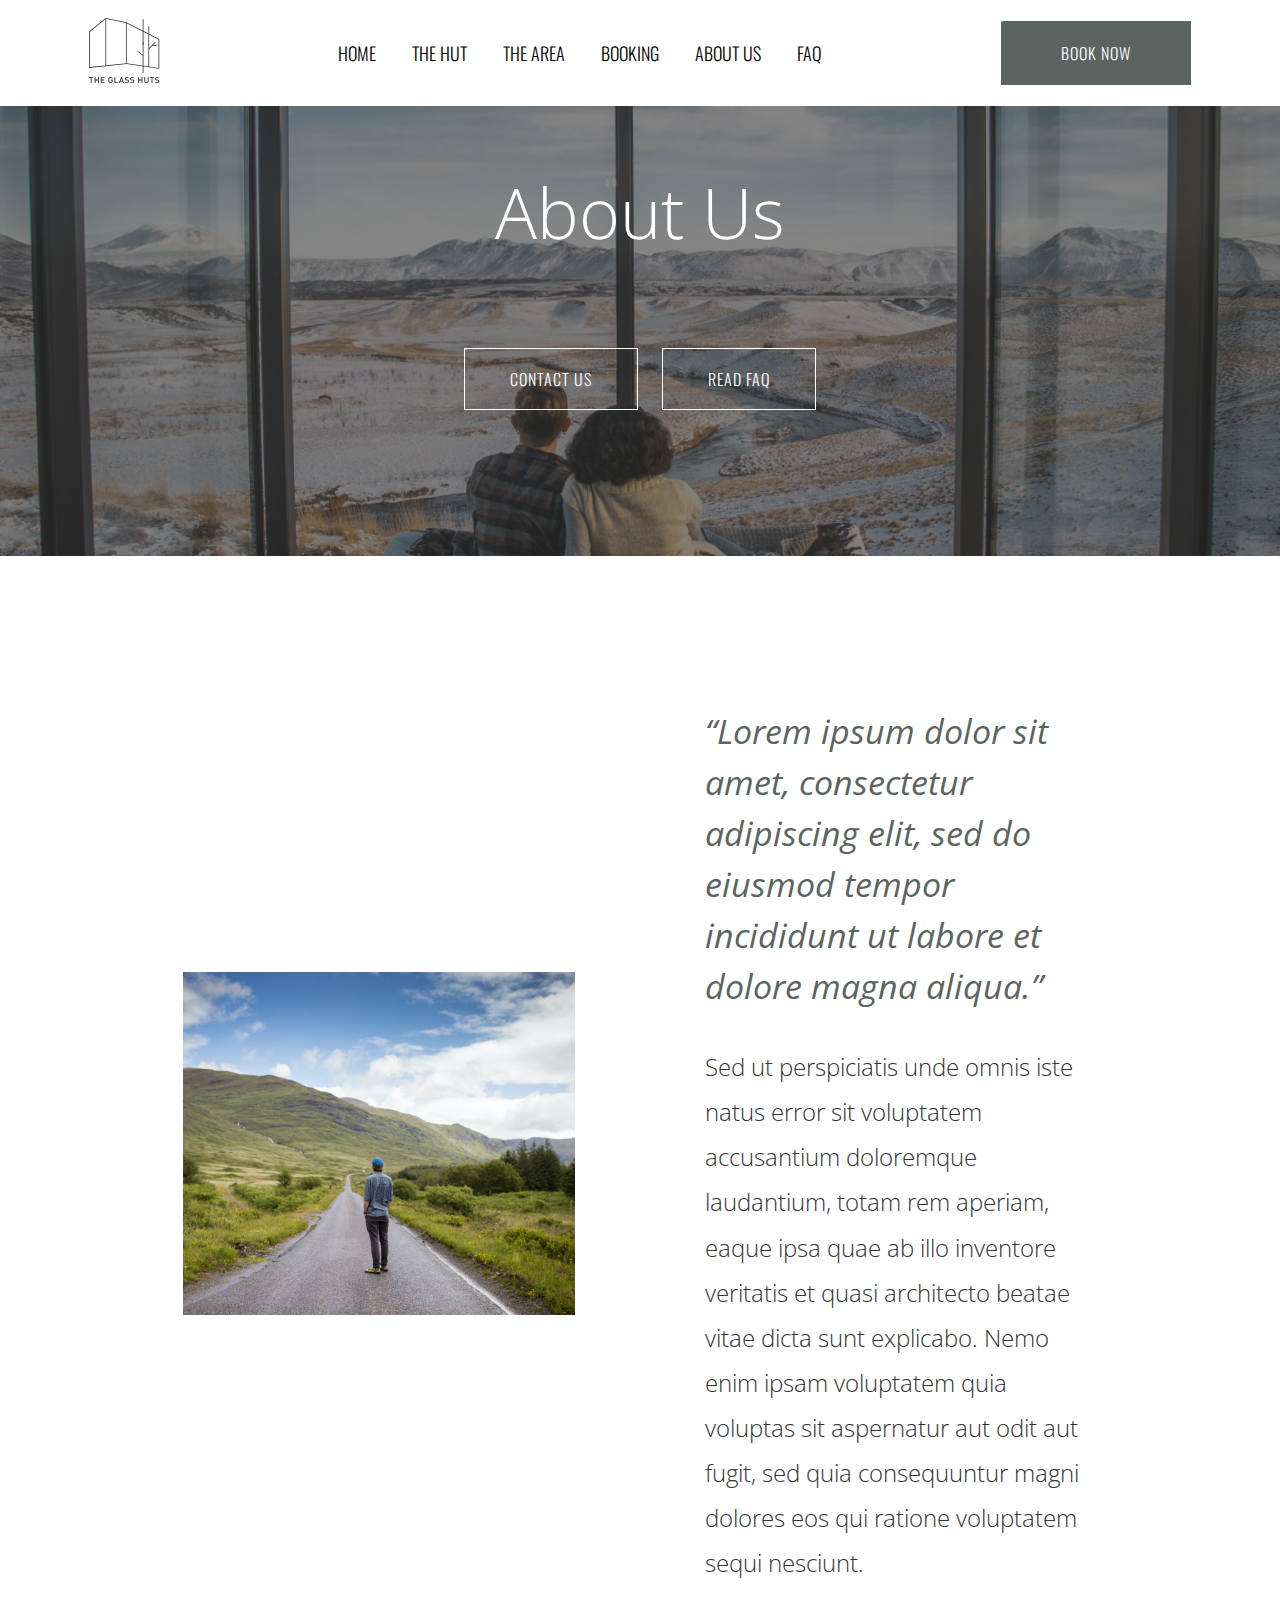
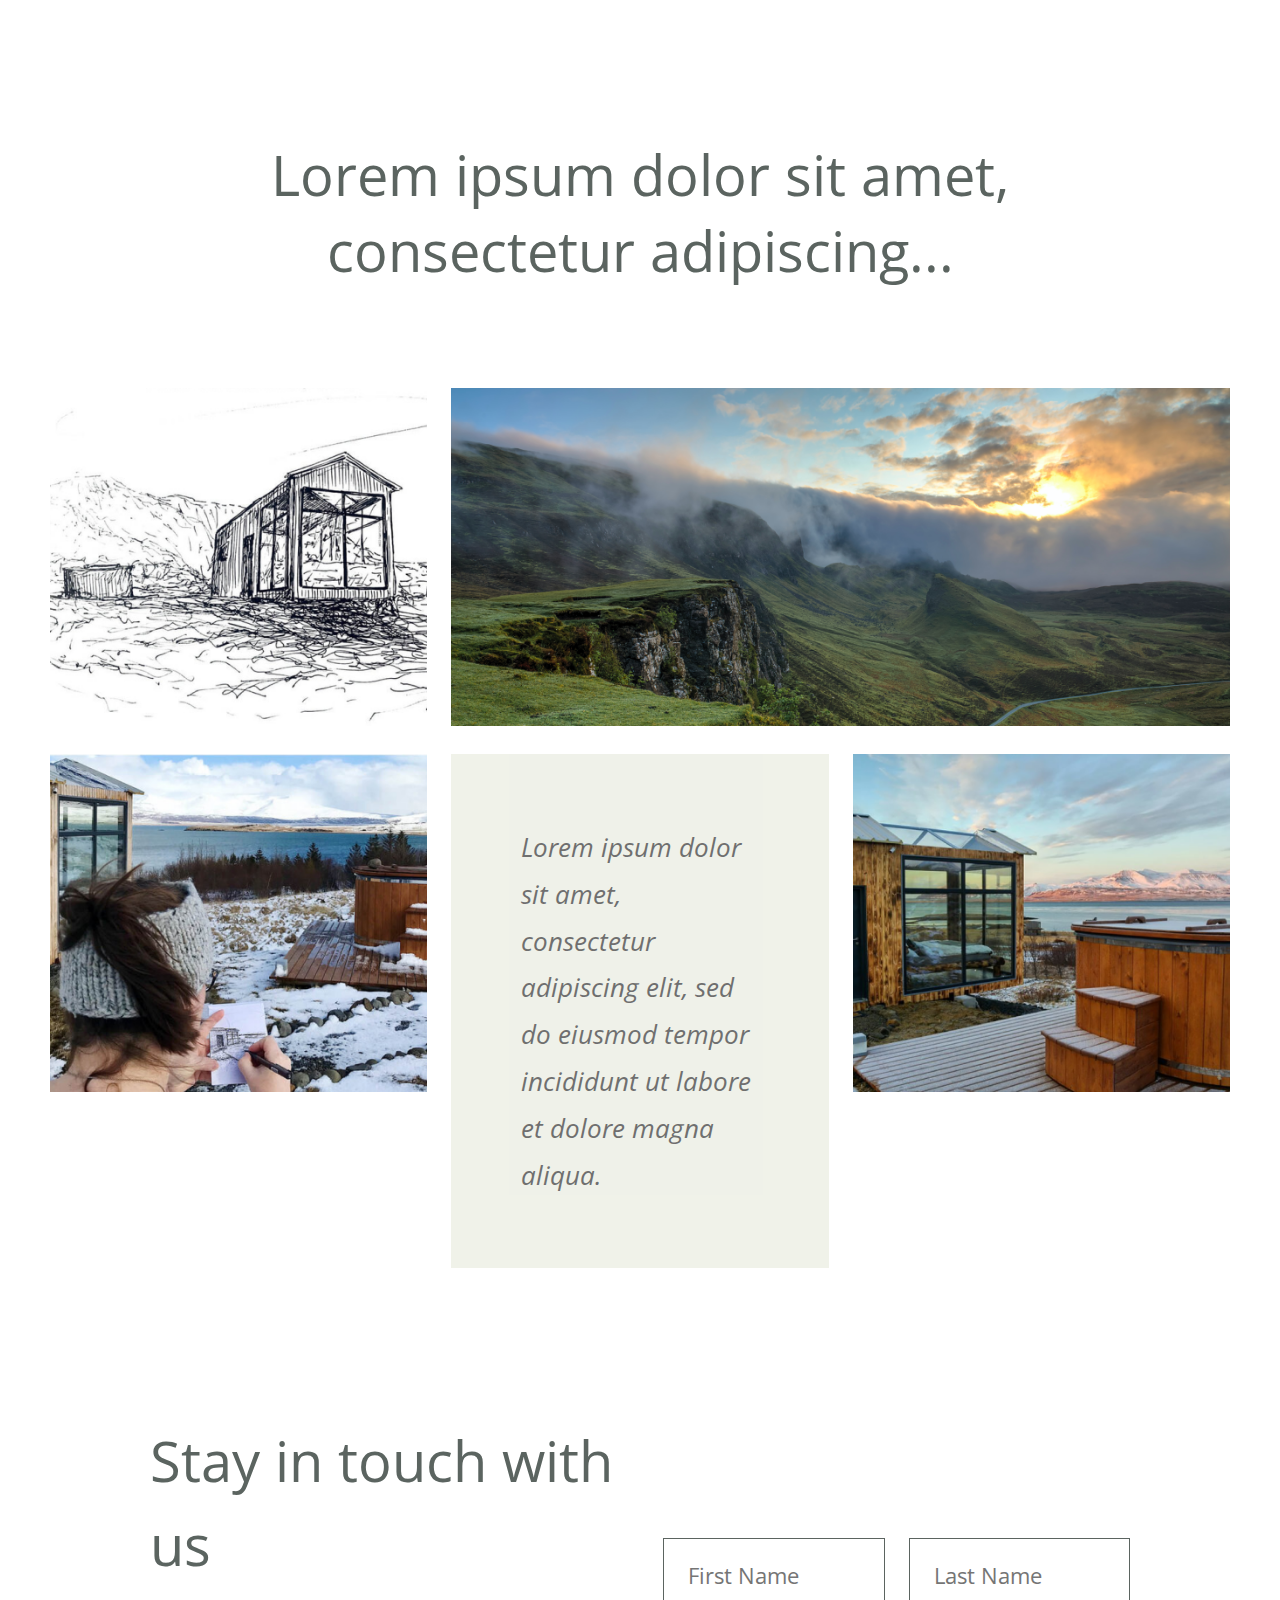
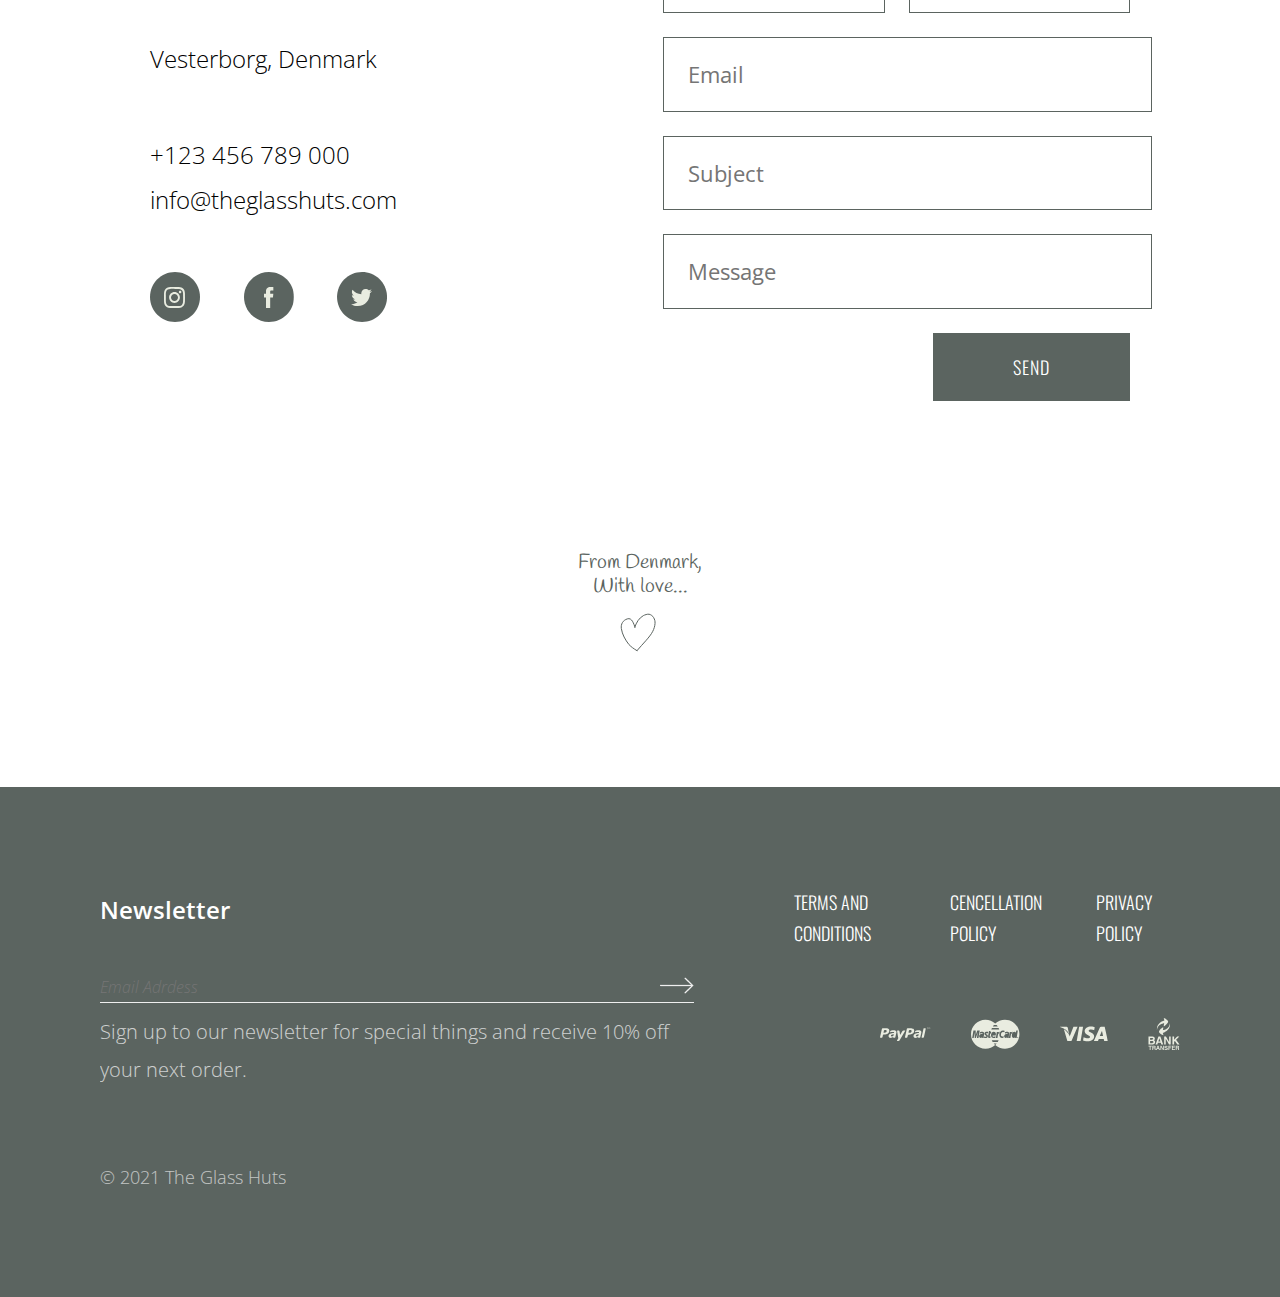
<file: pages/aboutUs/index.html>
<!DOCTYPE html>
<html lang="en" dir="ltr">
  <head>
    <meta charset="utf-8">
    <meta name="viewport" content="width=device-width, initial-scale=1" />
    <title>The Glass Huts</title>
    <link rel="stylesheet" href="src/style.css">
    <link rel="shortcut icon" href="https://cdn-icons-png.flaticon.com/512/235/235889.png">
  </head>
  <body>
    <header class="header">
      <article class="header__logo">
        <svg width="71" height="66" viewBox="0 0 71 66" fill="none" xmlns="http://www.w3.org/2000/svg">
        <path d="M4.22822 59.8488V59.0285H0V59.8488H1.65746V65.0495H2.57076V59.8488H4.22822Z" fill="#333333"/>
        <path d="M9.87349 65.0495V59.0285H8.96019V61.5993H6.51628V59.0285H5.60299V65.0495H6.51628V62.4196H8.96019V65.0495H9.87349Z" fill="#333333"/>
        <path d="M15.6358 65.0495V64.2292H12.7014V62.4196H15.2045V61.6077H12.7014V59.8488H15.6358V59.0285H11.7881V65.0495H15.6358Z" fill="#333333"/>
        <path d="M23.7351 62.7155V61.7938H21.5364V62.5718H22.8218V62.91C22.8218 63.1073 22.7993 63.2821 22.7542 63.4343C22.7091 63.5865 22.6301 63.7275 22.5174 63.8571C22.399 63.9925 22.2552 64.0967 22.0861 64.17C21.917 64.2433 21.7338 64.28 21.5364 64.28C21.356 64.28 21.1897 64.249 21.0375 64.187C20.8853 64.1193 20.7556 64.0291 20.6485 63.9163C20.5752 63.8374 20.5132 63.7529 20.4625 63.6627C20.4174 63.5668 20.3807 63.4512 20.3525 63.3159C20.33 63.175 20.3131 63.003 20.3018 62.8001C20.2905 62.5971 20.2849 62.3434 20.2849 62.039C20.2849 61.7346 20.2905 61.4837 20.3018 61.2864C20.3131 61.0834 20.33 60.9143 20.3525 60.779C20.3807 60.6381 20.4174 60.5225 20.4625 60.4323C20.5132 60.3365 20.5752 60.2491 20.6485 60.1701C20.7556 60.0574 20.8853 59.9672 21.0375 59.8995C21.1897 59.8319 21.356 59.7981 21.5364 59.7981C21.8747 59.7981 22.1509 59.8911 22.3652 60.0771C22.5794 60.2575 22.726 60.514 22.8049 60.8467H23.7267C23.6816 60.5873 23.6026 60.3449 23.4899 60.1194C23.3771 59.8939 23.2277 59.6966 23.0417 59.5275C22.8613 59.3583 22.6442 59.2258 22.3905 59.13C22.1425 59.0285 21.8578 58.9778 21.5364 58.9778C21.2151 58.9778 20.9219 59.0342 20.657 59.1469C20.3976 59.254 20.1637 59.4119 19.9551 59.6205C19.8085 59.7671 19.6958 59.9221 19.6168 60.0856C19.5379 60.2491 19.4787 60.4267 19.4392 60.6183C19.4054 60.81 19.3857 61.0242 19.38 61.261C19.3744 61.4922 19.3716 61.7515 19.3716 62.039C19.3716 62.3265 19.3744 62.5887 19.38 62.8255C19.3857 63.0566 19.4054 63.268 19.4392 63.4597C19.4787 63.6514 19.5379 63.829 19.6168 63.9925C19.6958 64.1559 19.8085 64.311 19.9551 64.4576C20.1637 64.6661 20.4005 64.8268 20.6654 64.9396C20.9304 65.0467 21.2207 65.1002 21.5364 65.1002C21.8578 65.1002 22.1566 65.0467 22.4328 64.9396C22.7091 64.8325 22.9628 64.6577 23.1939 64.4153C23.3912 64.201 23.5293 63.9614 23.6083 63.6965C23.6928 63.4315 23.7351 63.1045 23.7351 62.7155Z" fill="#333333"/>
        <path d="M29.2353 65.0495V64.2292H26.3347V59.0285H25.4214V65.0495H29.2353Z" fill="#333333"/>
        <path d="M35.0467 65.0495L32.8396 59.0285H32.1039L29.8968 65.0495H30.8692L31.2836 63.8402H33.6599L34.0742 65.0495H35.0467ZM33.4062 63.0622H31.5542L32.4929 60.39L33.4062 63.0622Z" fill="#333333"/>
        <path d="M40.0022 63.3328C40.0022 63.0735 39.9599 62.8396 39.8754 62.631C39.7964 62.4224 39.6752 62.2448 39.5117 62.0982C39.3821 61.9855 39.2327 61.8953 39.0635 61.8276C38.8944 61.7543 38.6689 61.6951 38.387 61.65L37.702 61.5485C37.4089 61.5034 37.1834 61.4104 37.0255 61.2695C36.9466 61.1962 36.8874 61.1144 36.8479 61.0242C36.8141 60.9284 36.7972 60.8241 36.7972 60.7114C36.7972 60.4407 36.8902 60.2181 37.0763 60.0433C37.2679 59.8629 37.5414 59.7727 37.8965 59.7727C38.1502 59.7727 38.3842 59.8065 38.5984 59.8742C38.8183 59.9362 39.0213 60.0574 39.2073 60.2378L39.7908 59.6628C39.5315 59.4203 39.2552 59.2456 38.9621 59.1385C38.6689 59.0313 38.3222 58.9778 37.9219 58.9778C37.6062 58.9778 37.3243 59.0201 37.0763 59.1046C36.8282 59.1892 36.6168 59.3104 36.442 59.4683C36.2729 59.6261 36.1404 59.815 36.0446 60.0348C35.9544 60.2491 35.9093 60.4858 35.9093 60.7452C35.9093 61.2357 36.0559 61.619 36.349 61.8953C36.6196 62.1489 37.0002 62.3096 37.4906 62.3773L38.201 62.4787C38.3814 62.5069 38.5167 62.5379 38.6069 62.5718C38.6971 62.6056 38.7817 62.6592 38.8606 62.7324C39.0184 62.8734 39.0974 63.082 39.0974 63.3582C39.0974 63.6514 38.9874 63.8797 38.7676 64.0432C38.5533 64.201 38.2489 64.28 37.8543 64.28C37.5442 64.28 37.2651 64.2405 37.0171 64.1616C36.769 64.077 36.5351 63.9248 36.3152 63.7049L35.7063 64.3053C35.9938 64.5985 36.3067 64.8043 36.645 64.9227C36.9832 65.0411 37.3807 65.1002 37.8373 65.1002C38.1531 65.1002 38.4434 65.0608 38.7084 64.9819C38.9733 64.9029 39.2017 64.7874 39.3933 64.6351C39.585 64.4829 39.7344 64.2969 39.8415 64.077C39.9486 63.8571 40.0022 63.6091 40.0022 63.3328Z" fill="#333333"/>
        <path d="M45.2458 63.3328C45.2458 63.0735 45.2036 62.8396 45.119 62.631C45.0401 62.4224 44.9189 62.2448 44.7554 62.0982C44.6257 61.9855 44.4763 61.8953 44.3072 61.8276C44.1381 61.7543 43.9125 61.6951 43.6307 61.65L42.9457 61.5485C42.6525 61.5034 42.427 61.4104 42.2692 61.2695C42.1903 61.1962 42.1311 61.1144 42.0916 61.0242C42.0578 60.9284 42.0409 60.8241 42.0409 60.7114C42.0409 60.4407 42.1339 60.2181 42.3199 60.0433C42.5116 59.8629 42.785 59.7727 43.1402 59.7727C43.3939 59.7727 43.6278 59.8065 43.8421 59.8742C44.0619 59.9362 44.2649 60.0574 44.4509 60.2378L45.0344 59.6628C44.7751 59.4203 44.4989 59.2456 44.2057 59.1385C43.9125 59.0313 43.5658 58.9778 43.1656 58.9778C42.8499 58.9778 42.568 59.0201 42.3199 59.1046C42.0719 59.1892 41.8605 59.3104 41.6857 59.4683C41.5166 59.6261 41.3841 59.815 41.2882 60.0348C41.198 60.2491 41.1529 60.4858 41.1529 60.7452C41.1529 61.2357 41.2995 61.619 41.5927 61.8953C41.8633 62.1489 42.2438 62.3096 42.7343 62.3773L43.4446 62.4787C43.625 62.5069 43.7603 62.5379 43.8505 62.5718C43.9407 62.6056 44.0253 62.6592 44.1042 62.7324C44.2621 62.8734 44.341 63.082 44.341 63.3582C44.341 63.6514 44.2311 63.8797 44.0112 64.0432C43.797 64.201 43.4925 64.28 43.0979 64.28C42.7878 64.28 42.5088 64.2405 42.2607 64.1616C42.0127 64.077 41.7787 63.9248 41.5588 63.7049L40.95 64.3053C41.2375 64.5985 41.5504 64.8043 41.8886 64.9227C42.2269 65.0411 42.6243 65.1002 43.081 65.1002C43.3967 65.1002 43.687 65.0608 43.952 64.9819C44.217 64.9029 44.4453 64.7874 44.637 64.6351C44.8287 64.4829 44.9781 64.2969 45.0852 64.077C45.1923 63.8571 45.2458 63.6091 45.2458 63.3328Z" fill="#333333"/>
        <path d="M53.4493 65.0495V59.0285H52.536V61.5993H50.092V59.0285H49.1788V65.0495H50.092V62.4196H52.536V65.0495H53.4493Z" fill="#333333"/>
        <path d="M59.5921 63.02V59.0285H58.6788V62.9777C58.6788 63.3836 58.5632 63.7021 58.3321 63.9333C58.1066 64.1644 57.8049 64.28 57.4272 64.28C57.0495 64.28 56.7479 64.1644 56.5224 63.9333C56.2969 63.7021 56.1841 63.3836 56.1841 62.9777V59.0285H55.2708V63.02C55.2708 63.33 55.3244 63.6147 55.4315 63.8741C55.5443 64.1278 55.6965 64.3448 55.8881 64.5252C56.0798 64.7056 56.3082 64.8466 56.5731 64.948C56.8381 65.0495 57.1228 65.1002 57.4272 65.1002C57.7317 65.1002 58.0163 65.0495 58.2813 64.948C58.5463 64.8466 58.7746 64.7056 58.9663 64.5252C59.1636 64.3448 59.3158 64.1278 59.4229 63.8741C59.5357 63.6147 59.5921 63.33 59.5921 63.02Z" fill="#333333"/>
        <path d="M65.104 59.8488V59.0285H60.8758V59.8488H62.5333V65.0495H63.4466V59.8488H65.104Z" fill="#333333"/>
        <path d="M70.2419 63.3328C70.2419 63.0735 70.1996 62.8396 70.115 62.631C70.0361 62.4224 69.9149 62.2448 69.7514 62.0982C69.6218 61.9855 69.4724 61.8953 69.3032 61.8276C69.1341 61.7543 68.9086 61.6951 68.6267 61.65L67.9417 61.5485C67.6486 61.5034 67.4231 61.4104 67.2652 61.2695C67.1863 61.1962 67.1271 61.1144 67.0876 61.0242C67.0538 60.9284 67.0369 60.8241 67.0369 60.7114C67.0369 60.4407 67.1299 60.2181 67.316 60.0433C67.5076 59.8629 67.7811 59.7727 68.1362 59.7727C68.3899 59.7727 68.6239 59.8065 68.8381 59.8742C69.058 59.9362 69.2609 60.0574 69.447 60.2378L70.0305 59.6628C69.7711 59.4203 69.4949 59.2456 69.2018 59.1385C68.9086 59.0313 68.5619 58.9778 68.1616 58.9778C67.8459 58.9778 67.564 59.0201 67.316 59.1046C67.0679 59.1892 66.8565 59.3104 66.6817 59.4683C66.5126 59.6261 66.3801 59.815 66.2843 60.0348C66.1941 60.2491 66.149 60.4858 66.149 60.7452C66.149 61.2357 66.2956 61.619 66.5887 61.8953C66.8593 62.1489 67.2399 62.3096 67.7303 62.3773L68.4407 62.4787C68.6211 62.5069 68.7564 62.5379 68.8466 62.5718C68.9368 62.6056 69.0213 62.6592 69.1003 62.7324C69.2581 62.8734 69.3371 63.082 69.3371 63.3582C69.3371 63.6514 69.2271 63.8797 69.0072 64.0432C68.793 64.201 68.4886 64.28 68.094 64.28C67.7839 64.28 67.5048 64.2405 67.2568 64.1616C67.0087 64.077 66.7748 63.9248 66.5549 63.7049L65.946 64.3053C66.2335 64.5985 66.5464 64.8043 66.8847 64.9227C67.2229 65.0411 67.6204 65.1002 68.077 65.1002C68.3928 65.1002 68.6831 65.0608 68.9481 64.9819C69.213 64.9029 69.4413 64.7874 69.633 64.6351C69.8247 64.4829 69.9741 64.2969 70.0812 64.077C70.1883 63.8571 70.2419 63.6091 70.2419 63.3328Z" fill="#333333"/>
        <path fill-rule="evenodd" clip-rule="evenodd" d="M37.728 45.1436L69.4794 49.9608V21.4259L37.0483 5.02082L16.8949 0.839514L0.787064 13.8923V49.1202L37.728 45.1436ZM0.00646973 49.9893V13.5202L16.691 0L37.3083 4.27753L70.26 20.946V50.8687L37.7109 45.9305L0.00646973 49.9893Z" fill="#333333"/>
        <path fill-rule="evenodd" clip-rule="evenodd" d="M66.6902 24.2088L60.1852 30.9739L59.6226 30.4329L66.1275 23.6677L66.6902 24.2088Z" fill="#333333"/>
        <path fill-rule="evenodd" clip-rule="evenodd" d="M48.6938 32.7363L54.4182 37.1597L53.9409 37.7774L48.2166 33.354L48.6938 32.7363Z" fill="#333333"/>
        <path fill-rule="evenodd" clip-rule="evenodd" d="M59.3882 49.1775L59.3882 8.19632L60.1688 8.19632L60.1688 49.1775L59.3882 49.1775Z" fill="#333333"/>
        <path fill-rule="evenodd" clip-rule="evenodd" d="M53.713 26.8202L53.713 1.04081L54.4936 1.0408L54.4936 26.8202L53.713 26.8202Z" fill="#333333"/>
        <path fill-rule="evenodd" clip-rule="evenodd" d="M53.713 54.9019L53.713 24.0684L54.4936 24.0684L54.4936 54.9019L53.713 54.9019Z" fill="#333333"/>
        <path fill-rule="evenodd" clip-rule="evenodd" d="M67.4497 27.9713H63.0264V27.1907H67.4497V27.9713Z" fill="#333333"/>
        <path fill-rule="evenodd" clip-rule="evenodd" d="M16.3989 47.7465V0.520508H17.1795V47.7465H16.3989Z" fill="#333333"/>
        <path fill-rule="evenodd" clip-rule="evenodd" d="M36.9546 45.6648V4.68359H37.7352V45.6648H36.9546Z" fill="#333333"/>
      </article>
      <nav class="header__nav">
        <a href="../../index.html">home</a>
        <a href="../theHut/index.html">the hut</a>
        <a href="../theArea/index.html">the area</a>
        <a href="../booking/index.html">booking</a>
        <a href="index.html">about us</a>
        <a href="../faq/index.html">faq</a>
      </nav>
      <a href="../booking/index.html"> <button type="button" name="button">book now</button> </a>
    </header>
    <section class="container1">
      <div class="container1__background">

      </div>
      <div class="menu-button" onclick="myFunction(this)">
        <div class="bar1"></div>
        <div class="bar2"></div>
        <div class="bar3"></div>
      </div>
      <div class="container1__menu">
        <div class="container1__nav">
          <ul>
            <li><a href="../../index.html">home</a></li>
            <li><a href="../theHut/index.html">the hut</a></li>
            <li><a href="../theArea/index.html">the area</a></li>
            <li><a href="../booking/index.html">booking</a></li>
            <li><a href="index.html">about us</a></li>
            <li><a href="../faq/index.html">faq</a></li>
          </ul>
        </div>
      </div>
      <div class="container1__content">
        <h2>About Us</h2>
        <div class="container1__links">
          <a href="#contactUs">contact us</a>
          <a href="../faq/index.html">read faq</a>
        </div>
      </div>
    </section>
    <section class="container2">
      <article class="container2__content">
        <div class="container2__left">
          <img src="images/image1.png" alt="image">
        </div>
        <div class="container2__right">
          <h2>“Lorem ipsum dolor sit amet, consectetur adipiscing elit, sed do eiusmod tempor incididunt ut labore et dolore magna aliqua.”</h2>
          <p>Sed ut perspiciatis unde omnis iste natus error sit voluptatem accusantium doloremque laudantium, totam rem aperiam, eaque ipsa quae ab illo inventore
            veritatis et quasi architecto beatae vitae dicta sunt explicabo. Nemo enim ipsam voluptatem quia voluptas sit aspernatur aut odit aut fugit, sed quia consequuntur magni dolores eos qui ratione voluptatem sequi nesciunt. </p>
        </div>
      </article>
    </section>
    <section class="container3">
      <h2>Lorem ipsum dolor sit amet, consectetur adipiscing...</h2>
      <article class="container3__content">
        <div class="box1">
          <img src="images/image2.png" alt="image">
        </div>
        <div class="box2">
          <img src="images/image3.png" alt="image">
        </div>
        <div class="box3">
          <img src="images/image4.png" alt="image">
        </div>
        <div class="box4">
          <p>Lorem ipsum dolor sit amet, consectetur adipiscing elit, sed do eiusmod tempor incididunt ut labore et dolore magna aliqua.</p>
        </div>
        <div class="box5">
          <img src="images/image5.png" alt="image">
        </div>
      </article>
    </section>
    <section class="container4">
      <article class="container4__content">
        <div class="container4__left">
          <h2 id="contactUs">Stay in touch with us</h2>
          <p> Vesterborg, Denmark</p>
          <a href="tel:+123 456 789 000">+123 456 789 000</a> <br>
          <a href="mailto:info@theglasshuts.com?subject=feedback">info@theglasshuts.com</a>
          <div class="container4__icons">
            <a href="https://www.instagram.com/khesea/" target="_blank">
              <svg width="50" height="50" viewBox="0 0 50 50" fill="none" xmlns="http://www.w3.org/2000/svg">
                <g clip-path="url(#clip0_2_859)">
                <path d="M25 50C38.8071 50 50 38.8071 50 25C50 11.1929 38.8071 0 25 0C11.1929 0 0 11.1929 0 25C0 38.8071 11.1929 50 25 50Z" fill="#5B6460"/>
                  <g clip-path="url(#clip1_2_859)">
                  <path d="M24.5035 20.1083C21.5259 20.1083 19.1152 22.5215 19.1152 25.4965C19.1152 28.4742 21.5285 30.8848 24.5035 30.8848C27.4811 30.8848 29.8917 28.4715 29.8917 25.4965C29.8917 22.5189 27.4785 20.1083 24.5035 20.1083ZM24.5035 28.9939C22.5706 28.9939 21.0061 27.4285 21.0061 25.4965C21.0061 23.5645 22.5715 21.9992 24.5035 21.9992C26.4355 21.9992 28.0009 23.5645 28.0009 25.4965C28.0017 27.4285 26.4364 28.9939 24.5035 28.9939Z" fill="#E9ECE0"/>
                  <path d="M28.8296 15.0665C26.8976 14.9763 22.1122 14.9807 20.1785 15.0665C18.4792 15.1461 16.9803 15.5565 15.772 16.7648C13.7525 18.7843 14.0106 21.5056 14.0106 25.4965C14.0106 29.581 13.7831 32.2392 15.772 34.2281C17.7993 36.2546 20.56 35.9895 24.5036 35.9895C28.5496 35.9895 29.9461 35.9921 31.3767 35.4382C33.3218 34.6831 34.7901 32.9445 34.9336 29.8216C35.0246 27.8887 35.0193 23.1042 34.9336 21.1705C34.7603 17.4841 32.7819 15.2485 28.8296 15.0665ZM31.8877 32.892C30.5638 34.2158 28.7272 34.0977 24.4782 34.0977C20.1032 34.0977 18.3488 34.1625 17.0687 32.8788C15.5943 31.4115 15.8612 29.0551 15.8612 25.4825C15.8612 20.6481 15.3651 17.1665 20.217 16.918C21.3317 16.8786 21.6598 16.8655 24.466 16.8655L24.5053 16.8917C29.1682 16.8917 32.8266 16.4035 33.0462 21.2545C33.0961 22.3613 33.1075 22.6938 33.1075 25.4956C33.1066 29.8198 33.1888 31.5847 31.8877 32.892Z" fill="#E9ECE0"/>
                  <path d="M30.1052 21.1546C30.8006 21.1546 31.3643 20.5909 31.3643 19.8955C31.3643 19.2001 30.8006 18.6364 30.1052 18.6364C29.4098 18.6364 28.8461 19.2001 28.8461 19.8955C28.8461 20.5909 29.4098 21.1546 30.1052 21.1546Z" fill="#E9ECE0"/>
                  </g>
                </g>
                <defs>
                  <clipPath id="clip0_2_859">
                  <rect width="50" height="50" fill="white"/>
                  </clipPath>
                  <clipPath id="clip1_2_859">
                  <rect width="21" height="21" fill="white" transform="translate(14 15)"/>
                  </clipPath>
                </defs>
              </svg>
            </a>
            <a href="https://www.facebook.com/profile.php?id=100029809710188" target="_blank">
              <svg width="51" height="50" viewBox="0 0 51 50" fill="none" xmlns="http://www.w3.org/2000/svg">
                <g clip-path="url(#clip0_2_855)">
                <path d="M26 50C39.8071 50 51 38.8071 51 25C51 11.1929 39.8071 0 26 0C12.1929 0 1 11.1929 1 25C1 38.8071 12.1929 50 26 50Z" fill="#5B6460"/>
                <path d="M29.9575 25.4797H27.1891V35.9999H22.9948V25.4797H21V21.7824H22.9948V19.3899C22.9948 17.679 23.7783 14.9999 27.2265 14.9999L30.3333 15.0134V18.6021H28.0791C27.7093 18.6021 27.1894 18.7938 27.1894 19.6099V21.7859H30.3239L29.9575 25.4797Z" fill="#E9ECE0"/>
                </g>
                <defs>
                  <clipPath id="clip0_2_855">
                  <rect width="50" height="50" fill="white" transform="translate(0.758057)"/>
                  </clipPath>
                </defs>
              </svg>
            </a>
            <a href="https://www.twitter.com" target="_blank">
              <svg width="50" height="50" viewBox="0 0 50 50" fill="none" xmlns="http://www.w3.org/2000/svg">
                <g clip-path="url(#clip0_2_866)">
                  <path d="M25.0457 49.9996C38.8527 49.9996 50.0455 38.8068 50.0455 24.9998C50.0455 11.1928 38.8527 0 25.0457 0C11.2387 0 0.0458984 11.1928 0.0458984 24.9998C0.0458984 38.8068 11.2387 49.9996 25.0457 49.9996Z" fill="#5B6460"/>
                  <path d="M35.0459 19.0204C34.2735 19.3629 33.4426 19.5946 32.5712 19.698C33.4609 19.165 34.1437 18.3215 34.4659 17.3149C33.6334 17.8087 32.711 18.167 31.73 18.3601C30.9441 17.5231 29.8243 17 28.5844 17C26.2054 17 24.276 18.9295 24.276 21.3084C24.276 21.6461 24.3142 21.9748 24.3881 22.2903C20.8075 22.1107 17.6327 20.3956 15.5075 17.7882C15.1367 18.4244 14.924 19.165 14.924 19.9544C14.924 21.4488 15.6852 22.7681 16.8406 23.5405C16.1347 23.5184 15.4699 23.3246 14.8893 23.0011C14.889 23.0194 14.889 23.0377 14.889 23.0557C14.889 25.1432 16.3747 26.8844 18.3453 27.2799C17.9842 27.3789 17.6028 27.4312 17.2105 27.4312C16.9322 27.4312 16.6626 27.4046 16.3998 27.3544C16.9479 29.0657 18.5387 30.3114 20.4245 30.3465C18.9497 31.5022 17.0922 32.1908 15.0731 32.1908C14.7261 32.1908 14.3823 32.1705 14.0459 32.1304C15.9516 33.3533 18.2168 34.0662 20.6497 34.0662C28.5744 34.0662 32.9082 27.5013 32.9082 21.8074C32.9082 21.6207 32.9041 21.4347 32.8957 21.2503C33.7382 20.643 34.4685 19.8844 35.0459 19.0204Z" fill="#E9ECE0"/>
                </g>
                <defs>
                  <clipPath id="clip0_2_866">
                    <rect width="50" height="50" fill="white"/>
                  </clipPath>
                </defs>
              </svg>
            </a>
          </div>
        </div>
        <div class="container4__right">
          <form class="container4__form"onsubmit="
          location.reload();
          return false
          ">
            <div class="container4__name">
              <input type="text" name="" placeholder="First Name">
              <input type="text" name="" placeholder="Last Name">
            </div>
            <div class="container4__email">
              <input type="email" name="" placeholder="Email">
            </div>
            <div class="container4__subject">
              <input type="text" name="" placeholder="Subject">
            </div>
            <div class="container4__message">
              <input type="text" name="" placeholder="Message">
            </div>
            <div class="container4__send">
              <button type="submit" name="button">send</button>
            </div>

          </form>
        </div>
      </article>
      <div class="container4__footer">
        <h4>From Denmark,<br>
With love...</h4>
        <svg width="47" height="45" viewBox="0 0 47 45" fill="none" xmlns="http://www.w3.org/2000/svg">
        <path d="M18.0651 18.2289C16.6557 14.9558 15.0936 8.27818 10.2904 9.88833C5.93862 11.3471 3.69649 14.9713 4.35653 19.5908C5.19489 25.4584 8.32553 30.9081 11.8982 35.4946C14.6264 38.254 16.2707 39.3811 19.9555 41.658" stroke="#5B6460" stroke-linecap="round" stroke-linejoin="round"/>
        <path d="M17.6869 18.2073C19.6156 13.3616 21.7572 9.25837 26.3258 6.65531C27.6589 5.89576 30.481 4.95781 32.0894 5.23607C33.8427 5.53939 35.7767 7.03866 36.5912 8.51328C37.7336 10.5815 38.2004 12.16 38.0261 14.5719C37.8303 17.2822 37.0004 19.8763 35.7784 22.2989C34.1415 25.544 31.61 28.4769 29.2746 31.2326C26.2559 34.7944 22.9404 38.0427 19.9841 41.655" stroke="#5B6460" stroke-linecap="round" stroke-linejoin="round"/>
        </svg>
      </div>
    </section>
    <footer class="footer">
      <article class="footer__left">
        <h4>Newsletter</h4>
        <form class="footer__form" onsubmit="location.reload()">
          <input type="email" name="" value="" placeholder="Email Adrdess">
          <button type="submit" name="button"> <img src="images/submit.png" alt="button"> </button>
        </form>
        <p>Sign up to our newsletter for special things and receive 10% off your next order.</p>
        <span>© 2021 The Glass Huts</span>
      </article>
      <article class="footer__right">
        <div class="footer__nav">
          <a href="#">TERMS AND CONDITIONS</a>
          <a href="#">CENCELLATION POLICY</a>
          <a href="#">PRIVACY POLICY</a>
        </div>
        <div class="footer__icons">
          <svg width="51" height="51" viewBox="0 0 51 51" fill="none" xmlns="http://www.w3.org/2000/svg">
          <g clip-path="url(#clip0_2_1230)">
          <path d="M9.03506 20.604C8.87006 20.273 8.60906 20 8.28506 19.795C7.94706 19.588 7.54806 19.443 7.09206 19.357C6.62806 19.273 6.09206 19.235 5.47106 19.229L2.60406 19.231C2.30606 19.235 2.01406 19.467 1.94406 19.755L0.0150578 28.157C-0.0549422 28.441 0.132058 28.679 0.430058 28.679H1.80306C2.10106 28.679 2.39606 28.448 2.46206 28.157L2.93306 26.117C2.99606 25.833 3.29006 25.596 3.59106 25.596H3.98406C5.66306 25.594 6.96306 25.251 7.89706 24.564C8.83606 23.876 9.29906 22.967 9.29906 21.841C9.29806 21.348 9.21706 20.934 9.03506 20.604ZM6.07406 23.349C5.65906 23.653 5.08206 23.805 4.33806 23.805H4.00206C3.70306 23.805 3.52006 23.569 3.58506 23.281L3.99806 21.497C4.05606 21.211 4.35706 20.974 4.65206 20.976L5.10206 20.973C5.62706 20.973 6.02806 21.064 6.29606 21.24C6.56106 21.414 6.69406 21.691 6.69206 22.058C6.70006 22.616 6.48706 23.045 6.07406 23.349Z" fill="#E9ECE0"/>
          <path d="M48.175 19.8871L48.089 19.9131L47.974 19.9291L47.833 19.9071L47.761 19.8371L47.728 19.7271L47.726 19.5621V18.9511H48.185V18.7621H47.726V18.3811H47.499V18.7621H47.345V18.9511H47.499V19.6621L47.605 20.0141L47.917 20.1261L48.048 20.1151L48.187 20.0881V19.8871H48.175Z" fill="#E9ECE0"/>
          <path d="M50.304 18.8591L49.976 18.7241L49.734 18.7731L49.488 18.9391L49.345 18.7801L49.113 18.7251L48.89 18.7741L48.679 18.9101V18.7621H48.456V20.0971H48.678V19.1001L48.865 18.9841L49.051 18.9381L49.203 18.9651L49.278 19.0421L49.311 19.1701L49.322 19.3351V20.0981H49.545V19.2441L49.541 19.1731L49.537 19.1081L49.727 18.9871L49.915 18.9401L50.062 18.9671L50.142 19.0441L50.17 19.1731L50.185 19.3361V20.0991H50.409V19.2321L50.304 18.8591Z" fill="#E9ECE0"/>
          <path d="M15.656 21.8049C15.138 21.5129 14.32 21.3669 13.202 21.3669C12.649 21.3669 12.098 21.4099 11.541 21.4959C11.13 21.5589 11.09 21.5709 10.837 21.6259C10.315 21.7399 10.233 22.2609 10.233 22.2609L10.065 22.9519C9.96999 23.3929 10.224 23.3759 10.33 23.3389C10.558 23.2709 10.685 23.2009 11.151 23.0969C11.596 22.9959 12.065 22.9199 12.437 22.9249C12.986 22.9249 13.406 22.9829 13.686 23.1009C13.962 23.2209 14.1 23.4269 14.1 23.7249L14.076 23.9189L13.878 24.0409C13.099 24.0899 12.536 24.1619 11.853 24.2609C11.185 24.3539 10.599 24.5169 10.112 24.7399C9.58899 24.9699 9.20099 25.2789 8.92999 25.6719C8.66799 26.0669 8.53699 26.5459 8.53699 27.1079C8.53699 27.6369 8.72699 28.0739 9.09599 28.4119C9.46699 28.7439 9.95699 28.9059 10.543 28.9059C10.914 28.9039 11.201 28.8749 11.405 28.8259L12.07 28.5969L12.633 28.2849L13.151 27.9429L13.158 27.9529L13.106 28.1729L13.103 28.1819V28.1839C13.047 28.4519 13.209 28.6719 13.47 28.6979L13.475 28.7039H13.499H14.552H14.75L14.768 28.6959C15.042 28.6639 15.299 28.4439 15.359 28.1819L16.36 23.8489L16.412 23.4959L16.436 23.1649C16.44 22.5509 16.175 22.0959 15.656 21.8049ZM13.442 26.6769L13.228 26.9589L12.688 27.2379C12.434 27.3409 12.193 27.3929 11.97 27.3929C11.632 27.3929 11.367 27.3439 11.188 27.2439L10.923 26.7289C10.923 26.4499 10.987 26.2289 11.124 26.0589L11.706 25.6629C11.955 25.5789 12.259 25.5079 12.611 25.4589C12.925 25.4199 13.545 25.3489 13.626 25.3469L13.721 25.5139C13.702 25.6089 13.526 26.3449 13.442 26.6769Z" fill="#E9ECE0"/>
          <path d="M40.594 21.8111C40.073 21.5191 39.256 21.3721 38.141 21.3721C37.588 21.3721 37.036 21.4151 36.481 21.5041C36.069 21.5641 36.028 21.5771 35.774 21.6311C35.253 21.7441 35.172 22.2671 35.172 22.2671L35.004 22.9571C34.91 23.3981 35.158 23.3781 35.274 23.3441C35.503 23.2761 35.626 23.2091 36.088 23.1011C36.531 23.0011 37.004 22.9271 37.377 22.9291C37.924 22.9291 38.344 22.9881 38.623 23.1061C38.901 23.2261 39.037 23.4341 39.037 23.7291L39.016 23.9221L38.82 24.0471C38.033 24.0941 37.469 24.1661 36.793 24.2651C36.127 24.3581 35.539 24.5201 35.051 24.7441C34.53 24.9751 34.137 25.2841 33.869 25.6781C33.604 26.0731 33.475 26.5511 33.475 27.1081C33.475 27.6411 33.663 28.0781 34.037 28.4141C34.41 28.7451 34.895 28.9111 35.481 28.9111C35.85 28.9071 36.137 28.8831 36.342 28.8301L37.005 28.6041L37.573 28.2921L38.087 27.9461L38.096 27.9571L38.049 28.1791L38.044 28.1831L38.046 28.1871C37.984 28.4551 38.147 28.6771 38.411 28.7011L38.413 28.7061H38.437C38.61 28.7061 39.208 28.7061 39.493 28.7061H39.687L39.708 28.6991C39.979 28.6661 40.235 28.4461 40.292 28.1811L41.296 23.8541L41.349 23.4991L41.378 23.1671C41.379 22.5551 41.117 22.1021 40.594 21.8111ZM38.385 26.6831L38.162 26.9681L37.627 27.2451C37.373 27.3471 37.131 27.4001 36.912 27.4001C36.563 27.4001 36.305 27.3501 36.131 27.2501L35.863 26.7371C35.863 26.4571 35.928 26.2381 36.059 26.0651C36.192 25.9021 36.395 25.7681 36.647 25.6701C36.893 25.5861 37.197 25.5181 37.551 25.4671C37.863 25.4281 38.481 25.3551 38.561 25.3541L38.658 25.5211C38.644 25.6161 38.467 26.3491 38.385 26.6831Z" fill="#E9ECE0"/>
          <path d="M33.969 20.635C33.797 20.302 33.539 20.033 33.213 19.823C32.879 19.615 32.483 19.469 32.02 19.385C31.565 19.304 31.022 19.26 30.405 19.259L27.534 19.261C27.235 19.266 26.948 19.498 26.879 19.783L24.948 28.189C24.878 28.474 25.07 28.71 25.362 28.71L26.737 28.708C27.029 28.71 27.328 28.476 27.397 28.188L27.862 26.147C27.93 25.863 28.225 25.624 28.522 25.626H28.915C30.596 25.626 31.899 25.28 32.837 24.595C33.764 23.902 34.233 22.995 34.233 21.868C34.228 21.377 34.143 20.962 33.969 20.635ZM31.008 23.384C30.594 23.682 30.016 23.834 29.276 23.834H28.934C28.639 23.837 28.448 23.597 28.514 23.311L28.93 21.53C28.991 21.245 29.289 21.006 29.586 21.009L30.031 21.006C30.559 21.009 30.955 21.096 31.225 21.272C31.494 21.448 31.621 21.724 31.624 22.09C31.627 22.648 31.42 23.078 31.008 23.384Z" fill="#E9ECE0"/>
          <path d="M45.742 19.85C45.805 19.563 45.625 19.33 45.33 19.334H44.1C43.848 19.334 43.621 19.521 43.51 19.751L43.442 19.857L43.38 20.129L41.661 27.943L41.605 28.183L41.607 28.189C41.55 28.446 41.708 28.64 41.952 28.677L41.973 28.706H43.25C43.5 28.706 43.735 28.516 43.842 28.282L43.908 28.182L45.746 19.851L45.742 19.85Z" fill="#E9ECE0"/>
          <path d="M24.986 21.472C24.661 21.476 23.34 21.472 23.34 21.472C23.044 21.472 22.664 21.711 22.476 21.996C22.476 21.996 20.51 25.37 20.319 25.709L20.091 25.706L19.479 22.019C19.411 21.729 19.108 21.481 18.731 21.481L17.501 21.483C17.205 21.483 17.023 21.719 17.09 22.007C17.09 22.007 18.024 27.322 18.211 28.573C18.298 29.263 18.2 29.386 18.2 29.386L16.984 31.504C16.804 31.792 16.901 32.027 17.196 32.027L18.618 32.025C18.914 32.025 19.303 31.792 19.479 31.503L24.949 22.251C24.949 22.252 25.475 21.461 24.986 21.472Z" fill="#E9ECE0"/>
          </g>
          <defs>
          <clipPath id="clip0_2_1230">
          <rect width="50.409" height="50.409" fill="white"/>
          </clipPath>
          </defs>
          </svg>
          <svg width="49" height="30" viewBox="0 0 49 30" fill="none" xmlns="http://www.w3.org/2000/svg">
          <path d="M33.933 0.716065C30.192 0.717065 26.782 2.13507 24.212 4.46407C21.64 2.13807 18.232 0.719065 14.495 0.719065C14.464 0.719065 14.432 0.719065 14.402 0.719065C6.444 0.771065 0 7.24507 0 15.2141C0 23.2151 6.494 29.7081 14.494 29.7081C18.231 29.7081 21.639 28.2911 24.21 25.9631C23.673 25.4781 23.187 24.9411 22.728 24.3791H25.721C25.27 24.9321 24.778 25.4501 24.249 25.9321H24.247C24.235 25.9451 24.222 25.9531 24.21 25.9641C26.783 28.2941 30.195 29.7141 33.938 29.7131C41.943 29.7101 48.43 23.2181 48.428 15.2141C48.428 15.2111 48.428 15.2091 48.428 15.2071C48.429 7.20307 41.938 0.714065 33.933 0.716065ZM22.894 5.96107H25.649C26.055 6.45307 26.432 6.97107 26.774 7.51307H21.859C22.176 6.99507 22.524 6.46207 22.894 5.96107ZM21.003 9.03506H27.61C27.845 9.53706 28.053 10.0561 28.235 10.5881H20.22C20.3 10.4381 20.58 9.83406 21.003 9.03506ZM5.917 18.9061L6.796 13.3641L4.813 18.9061H3.75L3.612 13.3641L2.673 18.9061H1.184L2.418 11.5561H4.67L4.749 16.0661L6.27 11.5561H8.713L7.496 18.9061H5.917ZM11.182 18.8941L11.233 18.3071C11.209 18.3101 10.739 19.0161 9.65 19.0161C9.08 19.0161 8.16 18.7051 8.16 17.3531C8.16 15.6341 9.562 15.0641 10.897 15.0641C11.107 15.0641 11.56 15.1021 11.56 15.1021C11.56 15.1021 11.611 14.9971 11.611 14.7131C11.611 14.2461 11.191 14.1821 10.616 14.1821C9.603 14.1821 8.934 14.4531 8.934 14.4531L9.158 13.1231C9.158 13.1231 9.97 12.7831 11.027 12.7831C11.574 12.7831 13.147 12.8411 13.147 14.6441L12.541 18.8941H11.182ZM16.925 17.0221C16.925 19.0731 14.938 18.9851 14.591 18.9851C13.296 18.9851 12.896 18.8061 12.859 18.7961L13.065 17.4461C13.067 17.4341 13.715 17.6811 14.436 17.6811C14.852 17.6811 15.392 17.6401 15.392 17.1431C15.392 16.3991 13.46 16.5771 13.46 14.8101C13.46 13.2511 14.618 12.7951 15.76 12.7951C16.642 12.7951 17.184 12.9161 17.184 12.9161L16.989 14.2781C16.989 14.2781 16.152 14.2091 15.935 14.2091C15.386 14.2091 15.087 14.3291 15.087 14.7131C15.086 15.4851 16.925 15.1071 16.925 17.0221ZM19.311 17.5601C19.448 17.5601 19.603 17.5131 19.709 17.5131L19.516 18.8241C19.361 18.8671 18.922 19.0231 18.359 19.0271C17.64 19.0331 17.129 18.6311 17.129 17.7191C17.129 17.1071 18.006 12.0641 18.04 12.0311H19.583L19.426 12.9331H20.196L19.999 14.3861H19.182L18.748 17.0631C18.715 17.2761 18.774 17.5601 19.311 17.5601ZM22.705 12.7631C24.399 12.7631 24.906 14.0031 24.906 15.0201C24.906 15.4271 24.702 16.4271 24.702 16.4271H21.566C21.566 16.4271 21.276 17.6621 22.933 17.6621C23.71 17.6621 24.572 17.2821 24.572 17.2821L24.3 18.7691C24.3 18.7691 23.802 19.0231 22.67 19.0231C21.443 19.0231 20.004 18.5041 20.004 16.3241C20.005 14.4351 21.153 12.7631 22.705 12.7631ZM26.792 22.8861H21.65C21.337 22.3861 21.045 21.8731 20.794 21.3341H27.637C27.385 21.8701 27.103 22.3881 26.792 22.8861ZM26.447 18.9171H24.863L25.826 12.9351H27.263L27.125 13.8021C27.125 13.8021 27.637 12.8591 28.328 12.8591C28.529 12.8591 28.626 12.8791 28.626 12.8791C28.421 13.2971 28.24 13.6801 28.052 14.6691C26.98 14.2891 26.898 16.3621 26.447 18.9171ZM32.482 18.8241C32.482 18.8241 31.652 19.0361 31.132 19.0361C29.29 19.0361 28.355 17.7651 28.355 15.8401C28.355 12.9371 30.088 11.3911 31.869 11.3911C32.674 11.3911 33.607 11.7691 33.607 11.7691L33.355 13.4041C33.355 13.4041 32.724 12.9631 31.939 12.9631C30.889 12.9631 29.947 13.9651 29.947 15.7861C29.947 16.6831 30.386 17.5191 31.482 17.5191C32.003 17.5191 32.758 17.1401 32.758 17.1401L32.482 18.8241ZM36.197 18.8971L36.249 18.3061C36.224 18.3091 35.754 19.0151 34.666 19.0151C34.096 19.0151 33.176 18.7041 33.176 17.3521C33.176 15.6331 34.578 15.0631 35.912 15.0631C36.122 15.0631 36.576 15.1011 36.576 15.1011C36.576 15.1011 36.628 14.9971 36.628 14.7131C36.628 14.2461 36.208 14.1821 35.632 14.1821C34.619 14.1821 33.951 14.4531 33.951 14.4531L34.175 13.1231C34.175 13.1231 34.987 12.7831 36.045 12.7831C36.591 12.7831 38.165 12.8411 38.164 14.6441L37.558 18.8941C37.557 18.8971 36.197 18.8971 36.197 18.8971ZM39.404 18.9171H37.82L38.783 12.9351H40.221L40.083 13.8021C40.083 13.8021 40.596 12.8591 41.287 12.8591C41.488 12.8591 41.584 12.8791 41.584 12.8791C41.38 13.2971 41.197 13.6801 41.01 14.6691C39.937 14.2891 39.855 16.3621 39.404 18.9171ZM44.133 18.9011L44.2 18.3501C44.2 18.3501 43.688 18.9961 42.762 18.9961C41.479 18.9961 40.85 17.7571 40.85 16.4911C40.85 14.5331 42.028 12.8261 43.442 12.8261C44.352 12.8281 44.933 13.6311 44.933 13.6311L45.267 11.5661L46.814 11.5631L45.634 18.9011H44.133ZM47.185 18.6941C47.144 18.7681 47.086 18.8251 47.012 18.8691C46.939 18.9101 46.861 18.9311 46.779 18.9311C46.699 18.9311 46.622 18.9101 46.548 18.8691C46.474 18.8251 46.416 18.7681 46.375 18.6941C46.333 18.6191 46.313 18.5431 46.313 18.4621C46.313 18.3801 46.334 18.3021 46.375 18.2281C46.416 18.1541 46.477 18.0941 46.55 18.0541C46.626 18.0131 46.701 17.9921 46.779 17.9921C46.859 17.9921 46.935 18.0131 47.009 18.0541C47.085 18.0951 47.143 18.1521 47.185 18.2281C47.228 18.3031 47.247 18.3811 47.247 18.4621C47.247 18.5431 47.227 18.6201 47.185 18.6941Z" fill="#E9ECE0"/>
          </svg>
          <svg width="48" height="48" viewBox="0 0 48 48" fill="none" xmlns="http://www.w3.org/2000/svg">
          <g clip-path="url(#clip0_2_1186)">
          <path d="M19.153 16.7991L16.722 31.0651H20.61L23.043 16.7991H19.153Z" fill="#E9ECE0"/>
          <path d="M13.462 16.815L9.654 26.544L9.248 25.075C8.497 23.305 6.365 20.763 3.862 19.161L7.344 31.058L11.458 31.051L17.581 16.812L13.462 16.815Z" fill="#E9ECE0"/>
          <path d="M7.772 17.836C7.546 16.967 6.891 16.708 6.078 16.677H0.05L0 16.961C4.691 18.099 7.795 20.841 9.083 24.138L7.772 17.836Z" fill="#E9ECE0"/>
          <path d="M30.923 19.534C32.195 19.514 33.117 19.792 33.833 20.08L34.184 20.245L34.71 17.153C33.94 16.864 32.733 16.554 31.227 16.554C27.385 16.554 24.677 18.489 24.656 21.262C24.631 23.311 26.585 24.455 28.061 25.138C29.576 25.838 30.084 26.283 30.077 26.908C30.065 27.863 28.869 28.301 27.752 28.301C26.195 28.301 25.368 28.086 24.091 27.554L23.59 27.326L23.043 30.519C23.953 30.918 25.632 31.261 27.375 31.279C31.462 31.279 34.118 29.367 34.146 26.404C34.163 24.783 33.126 23.546 30.879 22.531C29.519 21.869 28.687 21.429 28.695 20.761C28.695 20.168 29.401 19.534 30.923 19.534Z" fill="#E9ECE0"/>
          <path d="M44.688 16.8149H41.684C40.751 16.8149 40.057 17.0689 39.647 17.9989L33.874 31.0729H37.957C37.957 31.0729 38.623 29.3149 38.774 28.9299C39.221 28.9299 43.188 28.9359 43.753 28.9359C43.869 29.4339 44.227 31.0729 44.227 31.0729H47.834L44.688 16.8149ZM39.893 26.0099C40.213 25.1909 41.442 22.0229 41.442 22.0229C41.421 22.0619 41.759 21.1979 41.96 20.6609L42.222 21.8909C42.222 21.8909 42.967 25.2969 43.123 26.0099H39.893Z" fill="#E9ECE0"/>
          </g>
          <defs>
          <clipPath id="clip0_2_1186">
          <rect width="47.834" height="47.834" fill="white"/>
          </clipPath>
          </defs>
          </svg>
          <svg width="32" height="32" viewBox="0 0 32 32" fill="none" xmlns="http://www.w3.org/2000/svg">
          <g clip-path="url(#clip0_2_1143)">
          <path d="M5.85298 22.2021C6.18698 22.0351 6.83498 21.7121 6.83498 20.5611C6.83498 19.7351 6.33298 18.5061 4.36798 18.5061H0.474976V26.5191H3.86798C5.50898 26.5191 5.94398 26.2401 6.40098 25.7911C6.82298 25.3811 7.09098 24.7761 7.09098 24.1431C7.09098 23.3501 6.83498 22.5691 5.85298 22.2021ZM2.08298 19.8931H4.00298C4.76098 19.8931 5.22998 20.0931 5.22998 20.7511C5.22998 21.3891 4.70698 21.6451 4.04598 21.6451H2.08298V19.8931ZM4.13398 25.1351H2.08298V22.9921H4.21398C4.81798 22.9921 5.41898 23.2631 5.41898 23.9631C5.41698 24.7761 4.94798 25.1351 4.13398 25.1351Z" fill="#E9ECE0"/>
          <path d="M0.476013 27.7881V28.5161H1.71601V31.8931H2.57101V28.5161H3.81401V27.7881H0.476013Z" fill="#E9ECE0"/>
          <path d="M28.066 21.7869L31.336 18.5049H29.172L26.114 21.7619V18.5049H24.44V26.5159H26.114V23.8049L26.895 23.0009L29.371 26.5159H31.525L28.066 21.7869Z" fill="#E9ECE0"/>
          <path d="M12.361 18.5049H10.431L7.57703 26.5169H9.33903L9.89603 24.8669H12.853L13.367 26.5159H15.185L12.361 18.5049ZM10.342 23.4809L11.369 20.3129H11.392L12.384 23.4809H10.342Z" fill="#E9ECE0"/>
          <path d="M19.829 2.805C19.327 2.212 18.774 1.659 18.124 1.18C17.802 0.938 17.458 0.715 17.081 0.515C16.701 0.319 16.312 0.13 15.847 0C15.855 0.483 15.939 0.908 16.038 1.324C16.132 1.728 16.259 2.107 16.407 2.471C16.053 2.575 15.623 2.721 15.139 2.909C14.826 3.049 14.483 3.175 14.137 3.362C13.786 3.53 13.43 3.734 13.069 3.962C12.702 4.169 12.36 4.463 12.001 4.717C11.674 5.028 11.315 5.297 11.024 5.65C10.723 5.988 10.429 6.326 10.202 6.71C10.087 6.897 9.95403 7.07 9.85803 7.261C9.76603 7.455 9.67803 7.648 9.59203 7.836C9.39703 8.2 9.30803 8.592 9.20603 8.949C9.08503 9.303 9.04203 9.65 9.00903 9.97C8.98203 10.289 8.91503 10.571 8.93103 10.831C8.93903 11.087 8.94503 11.309 8.95103 11.493C8.96203 11.856 8.96503 12.063 8.96503 12.063C8.96503 12.063 9.00403 11.858 9.07003 11.501C9.10303 11.324 9.14403 11.111 9.19103 10.865C9.22803 10.62 9.35503 10.36 9.44303 10.073C9.53703 9.786 9.64603 9.48 9.82603 9.186C9.99003 8.887 10.139 8.564 10.381 8.285C10.49 8.142 10.602 7.994 10.713 7.847C10.83 7.704 10.98 7.581 11.109 7.447C11.363 7.17 11.673 6.946 11.98 6.724C12.273 6.491 12.63 6.334 12.939 6.143C13.291 6.002 13.601 5.826 13.947 5.724C14.277 5.604 14.602 5.503 14.92 5.431C15.229 5.341 15.54 5.301 15.811 5.243C15.985 5.218 16.145 5.197 16.299 5.178C16.281 5.224 16.262 5.268 16.246 5.315C16.088 5.748 15.965 6.203 15.879 6.682C15.84 6.925 15.808 7.171 15.783 7.422C15.763 7.677 15.759 7.941 15.777 8.219C16.038 8.119 16.275 8.006 16.5 7.883C16.717 7.756 16.93 7.624 17.133 7.488C17.536 7.211 17.899 6.91 18.227 6.588C18.891 5.946 19.44 5.229 19.901 4.458L19.96 4.36C20.243 3.881 20.21 3.254 19.829 2.805Z" fill="#E9ECE0"/>
          <path d="M7.57801 30.9651C7.57801 30.1991 7.39401 30.0731 7.05701 29.9251C7.46301 29.7881 7.69201 29.4011 7.69201 28.9461C7.69201 28.5921 7.49301 27.7871 6.40101 27.7871H4.32501V31.8901H5.16701V30.2851H6.05201C6.68701 30.2851 6.72201 30.5031 6.72201 31.0611C6.72201 31.4831 6.75501 31.6971 6.81201 31.8891H7.76101V31.7821C7.57801 31.7141 7.57801 31.5641 7.57801 30.9651ZM6.16901 29.5961H5.16601V28.4961H6.23401C6.73601 28.4961 6.83401 28.8141 6.83401 29.0331C6.83301 29.4371 6.61701 29.5961 6.16901 29.5961Z" fill="#E9ECE0"/>
          <path d="M23.339 28.5161V27.7881H20.419V31.8941H21.277V30.1681H23.083V29.4421H21.277V28.5161H23.339Z" fill="#E9ECE0"/>
          <path d="M24.755 31.165V30.105H26.755V29.379H24.755V28.517H26.934V27.79H23.915V31.893H27.03V31.165H24.755Z" fill="#E9ECE0"/>
          <path d="M18.691 29.553L17.693 29.307C17.521 29.266 17.257 29.197 17.257 28.877C17.257 28.506 17.648 28.387 17.972 28.387C18.722 28.387 18.791 28.82 18.814 29.003H19.634C19.628 28.5 19.292 27.678 18.034 27.678C16.702 27.678 16.457 28.483 16.457 28.94C16.457 29.844 17.096 29.995 17.76 30.147L18.199 30.251C18.632 30.356 18.942 30.44 18.942 30.762C18.942 31.191 18.489 31.291 18.086 31.291C17.336 31.291 17.221 30.857 17.215 30.628H16.395C16.395 31.139 16.65 32 18.148 32C18.506 32 19.765 31.888 19.765 30.657C19.764 29.92 19.25 29.689 18.691 29.553Z" fill="#E9ECE0"/>
          <path d="M30.982 30.9651C30.982 30.1991 30.796 30.0731 30.461 29.9251C30.865 29.7881 31.098 29.4011 31.098 28.9461C31.098 28.5921 30.897 27.7871 29.805 27.7871H27.731V31.8901H28.573V30.2851H29.458C30.091 30.2851 30.128 30.5031 30.128 31.0611C30.128 31.4831 30.161 31.6971 30.219 31.8891H31.165V31.7821C30.982 31.7141 30.982 31.5641 30.982 30.9651ZM29.576 29.5961H28.572V28.4961H29.638C30.142 28.4961 30.24 28.8141 30.24 29.0331C30.24 29.4371 30.023 29.5961 29.576 29.5961Z" fill="#E9ECE0"/>
          <path d="M21.145 18.5081V24.0861H21.124L17.943 18.5081H16.18V26.5201H17.742L17.744 20.8081H17.765L21.035 26.5211H22.707V18.5081H21.145Z" fill="#E9ECE0"/>
          <path d="M10.474 27.7881H9.48302L8.02002 31.8911H8.92402L9.20902 31.0441H10.723L10.987 31.8911H11.919L10.474 27.7881ZM9.43902 30.3361L9.96602 28.7141H9.97402L10.486 30.3361H9.43902Z" fill="#E9ECE0"/>
          <path d="M14.976 27.7881L14.975 30.6441H14.965L13.334 27.7881H12.432V31.8911H13.231V28.9641H13.244L14.918 31.8911H15.777V27.7881H14.976Z" fill="#E9ECE0"/>
          <path d="M21.957 5.66004C21.938 5.29804 21.922 5.09204 21.922 5.09204C21.922 5.09204 21.893 5.29704 21.832 5.65604C21.803 5.83304 21.77 6.04804 21.731 6.29504C21.701 6.54104 21.582 6.80404 21.502 7.09404C21.419 7.38404 21.32 7.69204 21.148 7.99204C20.994 8.29604 20.855 8.62204 20.621 8.90904C20.517 9.05604 20.41 9.20604 20.304 9.35804C20.189 9.50304 20.045 9.63104 19.916 9.76904C19.672 10.052 19.369 10.287 19.068 10.517C18.785 10.759 18.431 10.925 18.127 11.126C17.781 11.277 17.476 11.463 17.133 11.574C16.808 11.705 16.485 11.815 16.169 11.896C15.864 11.996 15.556 12.045 15.286 12.11C15.113 12.141 14.952 12.167 14.8 12.19C14.814 12.143 14.833 12.099 14.849 12.052C14.993 11.613 15.103 11.155 15.175 10.674C15.206 10.43 15.229 10.183 15.247 9.93104C15.26 9.67604 15.256 9.41104 15.231 9.13504C14.973 9.24104 14.739 9.36204 14.518 9.49204C14.303 9.62504 14.098 9.76304 13.897 9.90504C13.505 10.194 13.151 10.505 12.833 10.838C12.189 11.499 11.662 12.232 11.224 13.017L11.167 13.115C10.898 13.603 10.95 14.228 11.345 14.666C11.865 15.243 12.435 15.78 13.097 16.239C13.425 16.472 13.776 16.684 14.161 16.872C14.544 17.058 14.938 17.236 15.409 17.351C15.384 16.87 15.286 16.448 15.179 16.035C15.072 15.634 14.935 15.258 14.775 14.899C15.127 14.784 15.55 14.626 16.029 14.424C16.337 14.276 16.676 14.138 17.017 13.941C17.361 13.764 17.713 13.549 18.062 13.31C18.422 13.092 18.756 12.788 19.109 12.523C19.426 12.204 19.777 11.922 20.058 11.562C20.349 11.215 20.631 10.87 20.847 10.479C20.957 10.288 21.082 10.111 21.174 9.91704C21.258 9.72004 21.342 9.52504 21.422 9.33404C21.606 8.96404 21.684 8.56904 21.776 8.21004C21.884 7.85404 21.92 7.50504 21.942 7.18504C21.963 6.86604 22.018 6.58104 21.996 6.32204C21.979 6.06704 21.967 5.84404 21.957 5.66004Z" fill="#E9ECE0"/>
          </g>
          <defs>
          <clipPath id="clip0_2_1143">
          <rect width="32" height="32" fill="white"/>
          </clipPath>
          </defs>
          </svg>
        </div>
      </article>
    </footer>
  </body>
  <script src="src/script.js" charset="utf-8"></script>
</html>
</file>
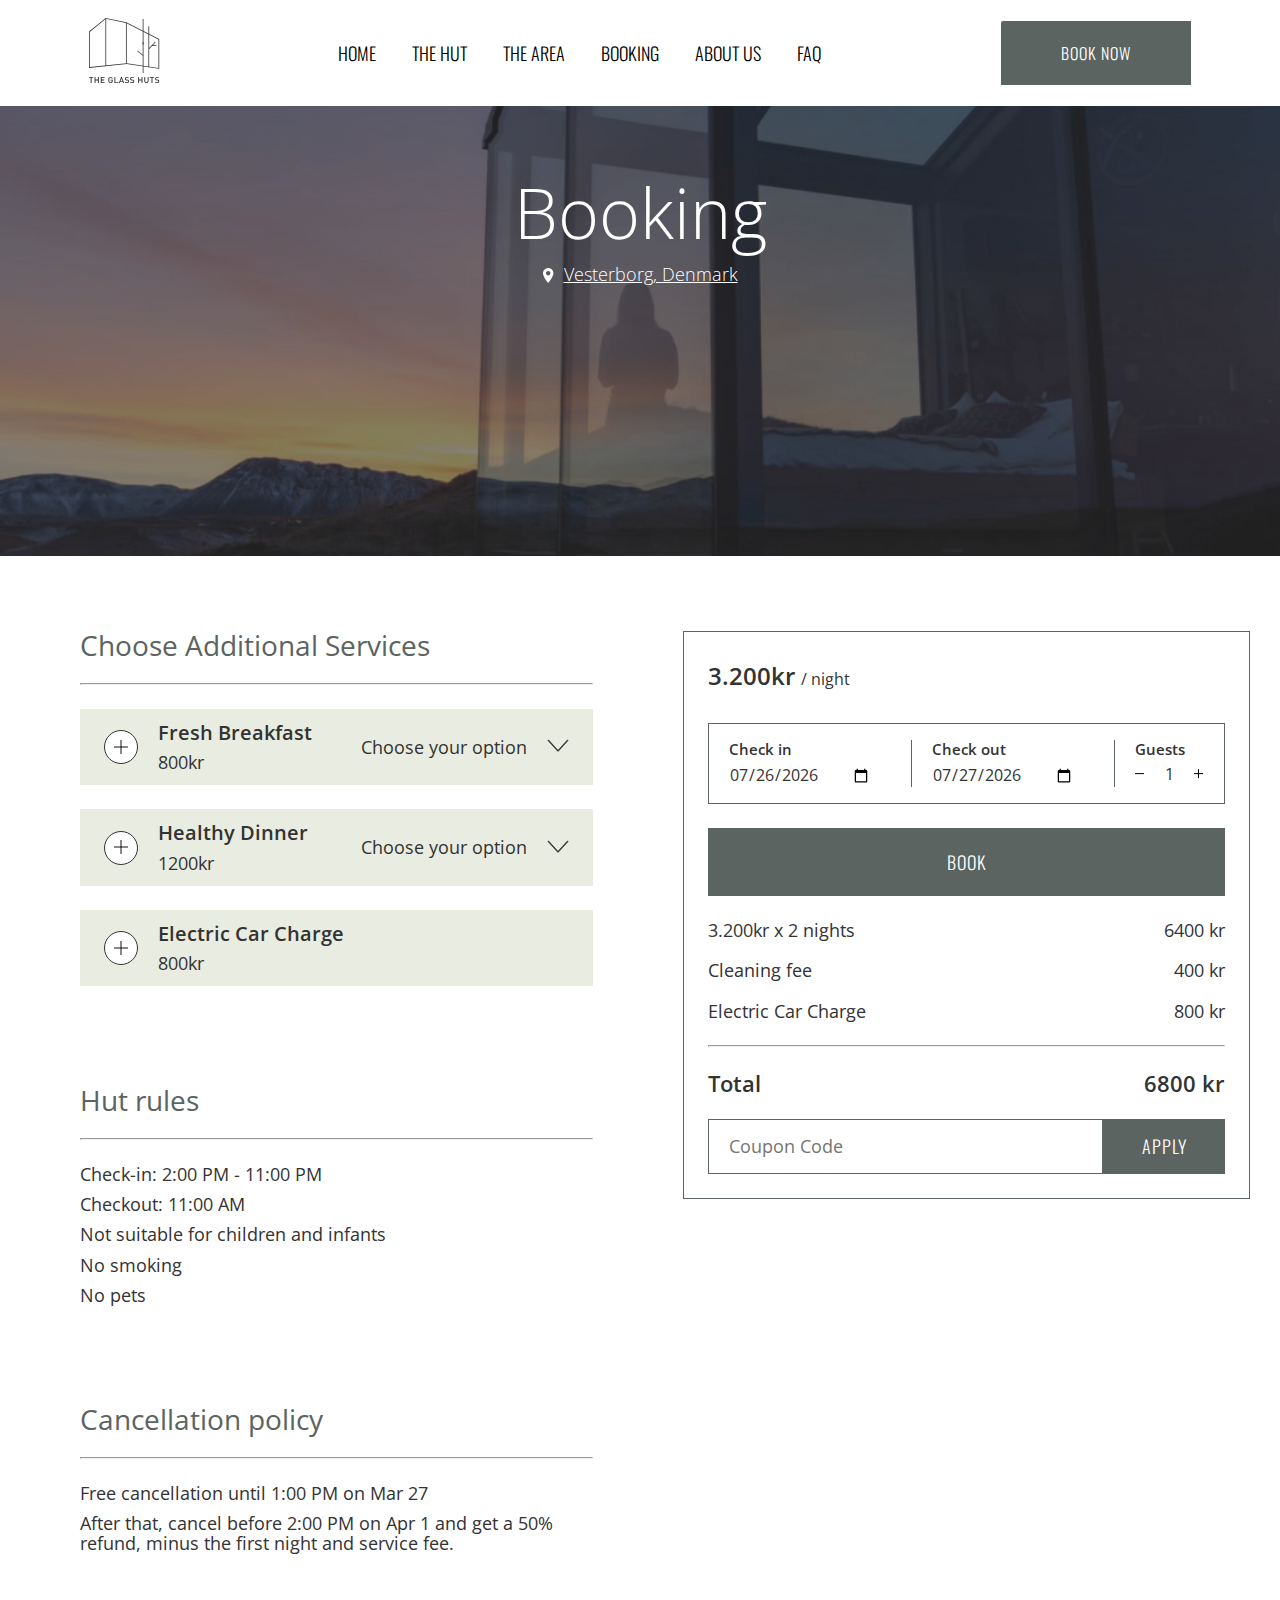
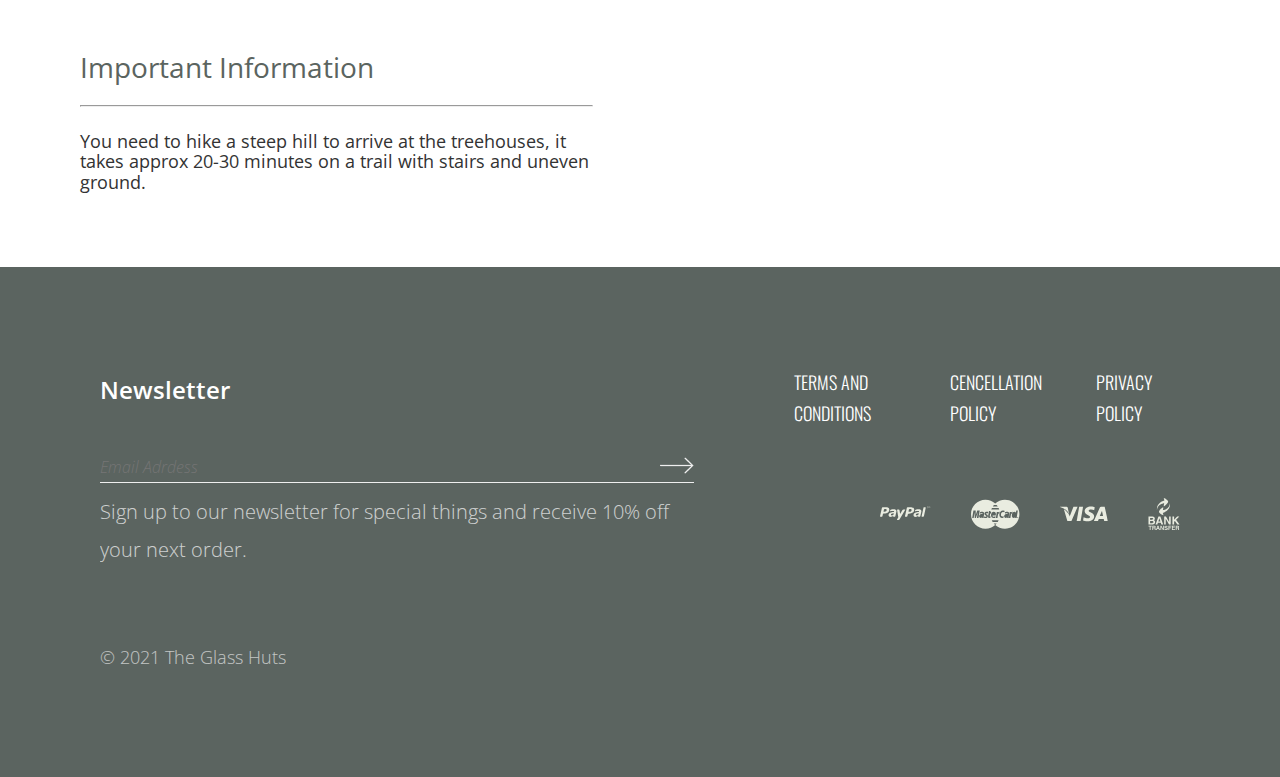
<file: pages/booking/index.html>
<!DOCTYPE html>
<html lang="en" dir="ltr">
  <head>
    <meta charset="utf-8">
    <meta name="viewport" content="width=device-width, initial-scale=1" />
    <title>The Glass Huts</title>
    <link rel="stylesheet" href="src/style.css">
    <link rel="shortcut icon" href="https://cdn-icons-png.flaticon.com/512/235/235889.png">
  </head>
  <body>
    <header class="header">
      <article class="header__logo">
        <svg width="71" height="66" viewBox="0 0 71 66" fill="none" xmlns="http://www.w3.org/2000/svg">
        <path d="M4.22822 59.8488V59.0285H0V59.8488H1.65746V65.0495H2.57076V59.8488H4.22822Z" fill="#333333"/>
        <path d="M9.87349 65.0495V59.0285H8.96019V61.5993H6.51628V59.0285H5.60299V65.0495H6.51628V62.4196H8.96019V65.0495H9.87349Z" fill="#333333"/>
        <path d="M15.6358 65.0495V64.2292H12.7014V62.4196H15.2045V61.6077H12.7014V59.8488H15.6358V59.0285H11.7881V65.0495H15.6358Z" fill="#333333"/>
        <path d="M23.7351 62.7155V61.7938H21.5364V62.5718H22.8218V62.91C22.8218 63.1073 22.7993 63.2821 22.7542 63.4343C22.7091 63.5865 22.6301 63.7275 22.5174 63.8571C22.399 63.9925 22.2552 64.0967 22.0861 64.17C21.917 64.2433 21.7338 64.28 21.5364 64.28C21.356 64.28 21.1897 64.249 21.0375 64.187C20.8853 64.1193 20.7556 64.0291 20.6485 63.9163C20.5752 63.8374 20.5132 63.7529 20.4625 63.6627C20.4174 63.5668 20.3807 63.4512 20.3525 63.3159C20.33 63.175 20.3131 63.003 20.3018 62.8001C20.2905 62.5971 20.2849 62.3434 20.2849 62.039C20.2849 61.7346 20.2905 61.4837 20.3018 61.2864C20.3131 61.0834 20.33 60.9143 20.3525 60.779C20.3807 60.6381 20.4174 60.5225 20.4625 60.4323C20.5132 60.3365 20.5752 60.2491 20.6485 60.1701C20.7556 60.0574 20.8853 59.9672 21.0375 59.8995C21.1897 59.8319 21.356 59.7981 21.5364 59.7981C21.8747 59.7981 22.1509 59.8911 22.3652 60.0771C22.5794 60.2575 22.726 60.514 22.8049 60.8467H23.7267C23.6816 60.5873 23.6026 60.3449 23.4899 60.1194C23.3771 59.8939 23.2277 59.6966 23.0417 59.5275C22.8613 59.3583 22.6442 59.2258 22.3905 59.13C22.1425 59.0285 21.8578 58.9778 21.5364 58.9778C21.2151 58.9778 20.9219 59.0342 20.657 59.1469C20.3976 59.254 20.1637 59.4119 19.9551 59.6205C19.8085 59.7671 19.6958 59.9221 19.6168 60.0856C19.5379 60.2491 19.4787 60.4267 19.4392 60.6183C19.4054 60.81 19.3857 61.0242 19.38 61.261C19.3744 61.4922 19.3716 61.7515 19.3716 62.039C19.3716 62.3265 19.3744 62.5887 19.38 62.8255C19.3857 63.0566 19.4054 63.268 19.4392 63.4597C19.4787 63.6514 19.5379 63.829 19.6168 63.9925C19.6958 64.1559 19.8085 64.311 19.9551 64.4576C20.1637 64.6661 20.4005 64.8268 20.6654 64.9396C20.9304 65.0467 21.2207 65.1002 21.5364 65.1002C21.8578 65.1002 22.1566 65.0467 22.4328 64.9396C22.7091 64.8325 22.9628 64.6577 23.1939 64.4153C23.3912 64.201 23.5293 63.9614 23.6083 63.6965C23.6928 63.4315 23.7351 63.1045 23.7351 62.7155Z" fill="#333333"/>
        <path d="M29.2353 65.0495V64.2292H26.3347V59.0285H25.4214V65.0495H29.2353Z" fill="#333333"/>
        <path d="M35.0467 65.0495L32.8396 59.0285H32.1039L29.8968 65.0495H30.8692L31.2836 63.8402H33.6599L34.0742 65.0495H35.0467ZM33.4062 63.0622H31.5542L32.4929 60.39L33.4062 63.0622Z" fill="#333333"/>
        <path d="M40.0022 63.3328C40.0022 63.0735 39.9599 62.8396 39.8754 62.631C39.7964 62.4224 39.6752 62.2448 39.5117 62.0982C39.3821 61.9855 39.2327 61.8953 39.0635 61.8276C38.8944 61.7543 38.6689 61.6951 38.387 61.65L37.702 61.5485C37.4089 61.5034 37.1834 61.4104 37.0255 61.2695C36.9466 61.1962 36.8874 61.1144 36.8479 61.0242C36.8141 60.9284 36.7972 60.8241 36.7972 60.7114C36.7972 60.4407 36.8902 60.2181 37.0763 60.0433C37.2679 59.8629 37.5414 59.7727 37.8965 59.7727C38.1502 59.7727 38.3842 59.8065 38.5984 59.8742C38.8183 59.9362 39.0213 60.0574 39.2073 60.2378L39.7908 59.6628C39.5315 59.4203 39.2552 59.2456 38.9621 59.1385C38.6689 59.0313 38.3222 58.9778 37.9219 58.9778C37.6062 58.9778 37.3243 59.0201 37.0763 59.1046C36.8282 59.1892 36.6168 59.3104 36.442 59.4683C36.2729 59.6261 36.1404 59.815 36.0446 60.0348C35.9544 60.2491 35.9093 60.4858 35.9093 60.7452C35.9093 61.2357 36.0559 61.619 36.349 61.8953C36.6196 62.1489 37.0002 62.3096 37.4906 62.3773L38.201 62.4787C38.3814 62.5069 38.5167 62.5379 38.6069 62.5718C38.6971 62.6056 38.7817 62.6592 38.8606 62.7324C39.0184 62.8734 39.0974 63.082 39.0974 63.3582C39.0974 63.6514 38.9874 63.8797 38.7676 64.0432C38.5533 64.201 38.2489 64.28 37.8543 64.28C37.5442 64.28 37.2651 64.2405 37.0171 64.1616C36.769 64.077 36.5351 63.9248 36.3152 63.7049L35.7063 64.3053C35.9938 64.5985 36.3067 64.8043 36.645 64.9227C36.9832 65.0411 37.3807 65.1002 37.8373 65.1002C38.1531 65.1002 38.4434 65.0608 38.7084 64.9819C38.9733 64.9029 39.2017 64.7874 39.3933 64.6351C39.585 64.4829 39.7344 64.2969 39.8415 64.077C39.9486 63.8571 40.0022 63.6091 40.0022 63.3328Z" fill="#333333"/>
        <path d="M45.2458 63.3328C45.2458 63.0735 45.2036 62.8396 45.119 62.631C45.0401 62.4224 44.9189 62.2448 44.7554 62.0982C44.6257 61.9855 44.4763 61.8953 44.3072 61.8276C44.1381 61.7543 43.9125 61.6951 43.6307 61.65L42.9457 61.5485C42.6525 61.5034 42.427 61.4104 42.2692 61.2695C42.1903 61.1962 42.1311 61.1144 42.0916 61.0242C42.0578 60.9284 42.0409 60.8241 42.0409 60.7114C42.0409 60.4407 42.1339 60.2181 42.3199 60.0433C42.5116 59.8629 42.785 59.7727 43.1402 59.7727C43.3939 59.7727 43.6278 59.8065 43.8421 59.8742C44.0619 59.9362 44.2649 60.0574 44.4509 60.2378L45.0344 59.6628C44.7751 59.4203 44.4989 59.2456 44.2057 59.1385C43.9125 59.0313 43.5658 58.9778 43.1656 58.9778C42.8499 58.9778 42.568 59.0201 42.3199 59.1046C42.0719 59.1892 41.8605 59.3104 41.6857 59.4683C41.5166 59.6261 41.3841 59.815 41.2882 60.0348C41.198 60.2491 41.1529 60.4858 41.1529 60.7452C41.1529 61.2357 41.2995 61.619 41.5927 61.8953C41.8633 62.1489 42.2438 62.3096 42.7343 62.3773L43.4446 62.4787C43.625 62.5069 43.7603 62.5379 43.8505 62.5718C43.9407 62.6056 44.0253 62.6592 44.1042 62.7324C44.2621 62.8734 44.341 63.082 44.341 63.3582C44.341 63.6514 44.2311 63.8797 44.0112 64.0432C43.797 64.201 43.4925 64.28 43.0979 64.28C42.7878 64.28 42.5088 64.2405 42.2607 64.1616C42.0127 64.077 41.7787 63.9248 41.5588 63.7049L40.95 64.3053C41.2375 64.5985 41.5504 64.8043 41.8886 64.9227C42.2269 65.0411 42.6243 65.1002 43.081 65.1002C43.3967 65.1002 43.687 65.0608 43.952 64.9819C44.217 64.9029 44.4453 64.7874 44.637 64.6351C44.8287 64.4829 44.9781 64.2969 45.0852 64.077C45.1923 63.8571 45.2458 63.6091 45.2458 63.3328Z" fill="#333333"/>
        <path d="M53.4493 65.0495V59.0285H52.536V61.5993H50.092V59.0285H49.1788V65.0495H50.092V62.4196H52.536V65.0495H53.4493Z" fill="#333333"/>
        <path d="M59.5921 63.02V59.0285H58.6788V62.9777C58.6788 63.3836 58.5632 63.7021 58.3321 63.9333C58.1066 64.1644 57.8049 64.28 57.4272 64.28C57.0495 64.28 56.7479 64.1644 56.5224 63.9333C56.2969 63.7021 56.1841 63.3836 56.1841 62.9777V59.0285H55.2708V63.02C55.2708 63.33 55.3244 63.6147 55.4315 63.8741C55.5443 64.1278 55.6965 64.3448 55.8881 64.5252C56.0798 64.7056 56.3082 64.8466 56.5731 64.948C56.8381 65.0495 57.1228 65.1002 57.4272 65.1002C57.7317 65.1002 58.0163 65.0495 58.2813 64.948C58.5463 64.8466 58.7746 64.7056 58.9663 64.5252C59.1636 64.3448 59.3158 64.1278 59.4229 63.8741C59.5357 63.6147 59.5921 63.33 59.5921 63.02Z" fill="#333333"/>
        <path d="M65.104 59.8488V59.0285H60.8758V59.8488H62.5333V65.0495H63.4466V59.8488H65.104Z" fill="#333333"/>
        <path d="M70.2419 63.3328C70.2419 63.0735 70.1996 62.8396 70.115 62.631C70.0361 62.4224 69.9149 62.2448 69.7514 62.0982C69.6218 61.9855 69.4724 61.8953 69.3032 61.8276C69.1341 61.7543 68.9086 61.6951 68.6267 61.65L67.9417 61.5485C67.6486 61.5034 67.4231 61.4104 67.2652 61.2695C67.1863 61.1962 67.1271 61.1144 67.0876 61.0242C67.0538 60.9284 67.0369 60.8241 67.0369 60.7114C67.0369 60.4407 67.1299 60.2181 67.316 60.0433C67.5076 59.8629 67.7811 59.7727 68.1362 59.7727C68.3899 59.7727 68.6239 59.8065 68.8381 59.8742C69.058 59.9362 69.2609 60.0574 69.447 60.2378L70.0305 59.6628C69.7711 59.4203 69.4949 59.2456 69.2018 59.1385C68.9086 59.0313 68.5619 58.9778 68.1616 58.9778C67.8459 58.9778 67.564 59.0201 67.316 59.1046C67.0679 59.1892 66.8565 59.3104 66.6817 59.4683C66.5126 59.6261 66.3801 59.815 66.2843 60.0348C66.1941 60.2491 66.149 60.4858 66.149 60.7452C66.149 61.2357 66.2956 61.619 66.5887 61.8953C66.8593 62.1489 67.2399 62.3096 67.7303 62.3773L68.4407 62.4787C68.6211 62.5069 68.7564 62.5379 68.8466 62.5718C68.9368 62.6056 69.0213 62.6592 69.1003 62.7324C69.2581 62.8734 69.3371 63.082 69.3371 63.3582C69.3371 63.6514 69.2271 63.8797 69.0072 64.0432C68.793 64.201 68.4886 64.28 68.094 64.28C67.7839 64.28 67.5048 64.2405 67.2568 64.1616C67.0087 64.077 66.7748 63.9248 66.5549 63.7049L65.946 64.3053C66.2335 64.5985 66.5464 64.8043 66.8847 64.9227C67.2229 65.0411 67.6204 65.1002 68.077 65.1002C68.3928 65.1002 68.6831 65.0608 68.9481 64.9819C69.213 64.9029 69.4413 64.7874 69.633 64.6351C69.8247 64.4829 69.9741 64.2969 70.0812 64.077C70.1883 63.8571 70.2419 63.6091 70.2419 63.3328Z" fill="#333333"/>
        <path fill-rule="evenodd" clip-rule="evenodd" d="M37.728 45.1436L69.4794 49.9608V21.4259L37.0483 5.02082L16.8949 0.839514L0.787064 13.8923V49.1202L37.728 45.1436ZM0.00646973 49.9893V13.5202L16.691 0L37.3083 4.27753L70.26 20.946V50.8687L37.7109 45.9305L0.00646973 49.9893Z" fill="#333333"/>
        <path fill-rule="evenodd" clip-rule="evenodd" d="M66.6902 24.2088L60.1852 30.9739L59.6226 30.4329L66.1275 23.6677L66.6902 24.2088Z" fill="#333333"/>
        <path fill-rule="evenodd" clip-rule="evenodd" d="M48.6938 32.7363L54.4182 37.1597L53.9409 37.7774L48.2166 33.354L48.6938 32.7363Z" fill="#333333"/>
        <path fill-rule="evenodd" clip-rule="evenodd" d="M59.3882 49.1775L59.3882 8.19632L60.1688 8.19632L60.1688 49.1775L59.3882 49.1775Z" fill="#333333"/>
        <path fill-rule="evenodd" clip-rule="evenodd" d="M53.713 26.8202L53.713 1.04081L54.4936 1.0408L54.4936 26.8202L53.713 26.8202Z" fill="#333333"/>
        <path fill-rule="evenodd" clip-rule="evenodd" d="M53.713 54.9019L53.713 24.0684L54.4936 24.0684L54.4936 54.9019L53.713 54.9019Z" fill="#333333"/>
        <path fill-rule="evenodd" clip-rule="evenodd" d="M67.4497 27.9713H63.0264V27.1907H67.4497V27.9713Z" fill="#333333"/>
        <path fill-rule="evenodd" clip-rule="evenodd" d="M16.3989 47.7465V0.520508H17.1795V47.7465H16.3989Z" fill="#333333"/>
        <path fill-rule="evenodd" clip-rule="evenodd" d="M36.9546 45.6648V4.68359H37.7352V45.6648H36.9546Z" fill="#333333"/>
      </article>
      <nav class="header__nav">
        <a href="../../index.html">home</a>
        <a href="../theHut/index.html">the hut</a>
        <a href="../theArea/index.html">the area</a>
        <a href="../booking/index.html">booking</a>
        <a href="../aboutUs/index.html">about us</a>
        <a href="../faq/index.html">faq</a>
      </nav>
      <button type="button" name="button" onclick="location.reload()">book now</button>
    </header>
    <section class="container1">

      <div class="menu-button" onclick="myFunction(this)">
        <div class="bar1"></div>
        <div class="bar2"></div>
        <div class="bar3"></div>
      </div>
      <div class="container1__menu">
        <div class="container1__nav">
          <ul>
            <li><a href="../../index.html">home</a></li>
            <li><a href="../theHut/index.html">the hut</a></li>
            <li><a href="../theArea/index.html">the area</a></li>
            <li><a href="../booking/index.html">booking</a></li>
            <li><a href="../aboutUs/index.html">about us</a></li>
            <li><a href="../faq/index.html">faq</a></li>
          </ul>
        </div>
      </div>
      <div class="container1__content">
        <h2>Booking</h2>
        <p>
          <svg width="11" height="15" viewBox="0 0 11 15" fill="none" xmlns="http://www.w3.org/2000/svg">
          <path d="M5.21393 0C2.33899 0 0 2.33899 0 5.21393C0 8.82742 5.21906 15 5.21906 15C5.21906 15 10.4279 8.64972 10.4279 5.21393C10.4279 2.33899 8.08896 0 5.21393 0ZM6.78708 6.74057C6.3533 7.17426 5.78366 7.39114 5.21393 7.39114C4.64429 7.39114 4.07446 7.17426 3.64087 6.74057C2.77341 5.8732 2.77341 4.46182 3.64087 3.59436C4.06091 3.17413 4.61966 2.94269 5.21393 2.94269C5.8082 2.94269 6.36685 3.17422 6.78708 3.59436C7.65454 4.46182 7.65454 5.8732 6.78708 6.74057Z" fill="white"/>
          </svg>
          <span>Vesterborg, Denmark</span>
        </p>
      </div>
    </section>
    <section class="container2">
      <article class="container2__content">
        <div class="container2__left">
          <div class="container2__paragraph">
            <h4>Choose Additional Services</h4>
            <hr>
            <div class="container2__services" id="firstParent">
              <div class="services__part">
                <div class="additional__checkbox" id="main-checkbox1">

                </div>
                <div class="services__text">
                  <p>Fresh Breakfast</p>
                  <p>800kr</p>
                </div>
              </div>
              <div class="services__part">
                <div class="services__choose">
                  <p>Choose your option</p>
                </div>
                <div class="services__arrow" id="services__arrow1">
                  <svg width="22" height="13" viewBox="0 0 22 13" fill="none" xmlns="http://www.w3.org/2000/svg">
                  <path d="M1 1.42C1 1.52749 1.03759 1.63498 1.112 1.71727L10.7306 12.2451C10.8027 12.3232 10.9002 12.3677 11.0022 12.3677C11.1042 12.3677 11.2017 12.3232 11.2738 12.2451L20.8878 1.71643C21.0374 1.55268 21.0374 1.28648 20.8878 1.12274C20.7382 0.958985 20.495 0.958985 20.3454 1.12274L11.0022 11.3541L1.65515 1.12274C1.50556 0.958985 1.26237 0.958985 1.11277 1.12274C1.03759 1.20503 1 1.31252 1 1.42Z" fill="#333333" stroke="#333333" stroke-width="0.681818"/>
                  </svg>
                </div>
              </div>
            </div>
            <div class="container2__additional" id="firstChild">
              <div class="additional__option">
                <div class="additional__checkbox" id="add-checkbox1">

                </div>
                <div class="additional__text">
                  <p>Classic Breakfast</p>
                  <p>Bread, Coffee, milk, juice, and a selection of spreads + toppings.</p>
                </div>
              </div>
              <div class="additional__option">
                <div class="additional__checkbox" id="add-checkbox2">

                </div>
                <div class="additional__text">
                  <p>Special Breakfast</p>
                  <p>Bread, Coffee, milk, juice, and a selection of spreads + toppings.</p>
                </div>
              </div>
              <div class="additional__option">
                <div class="additional__checkbox" id="add-checkbox3">

                </div>
                <div class="additional__text">
                  <p>Vegetarian stew</p>
                  <p>Bread, Coffee, milk, juice, and a selection of spreads + toppings.</p>
                </div>
              </div>
            </div>
            <div class="container2__services" id="secondParent">
              <div class="services__part">
                <div class="additional__checkbox" id="main-checkbox2">

                </div>
                <div class="services__text">
                  <p>Healthy Dinner</p>
                  <p>1200kr</p>
                </div>
              </div>
              <div class="services__part">
                <div class="services__choose">
                  <p>Choose your option</p>
                </div>
                <div class="services__arrow" id="services__arrow2">
                  <svg width="22" height="13" viewBox="0 0 22 13" fill="none" xmlns="http://www.w3.org/2000/svg">
                  <path d="M1 1.42C1 1.52749 1.03759 1.63498 1.112 1.71727L10.7306 12.2451C10.8027 12.3232 10.9002 12.3677 11.0022 12.3677C11.1042 12.3677 11.2017 12.3232 11.2738 12.2451L20.8878 1.71643C21.0374 1.55268 21.0374 1.28648 20.8878 1.12274C20.7382 0.958985 20.495 0.958985 20.3454 1.12274L11.0022 11.3541L1.65515 1.12274C1.50556 0.958985 1.26237 0.958985 1.11277 1.12274C1.03759 1.20503 1 1.31252 1 1.42Z" fill="#333333" stroke="#333333" stroke-width="0.681818"/>
                  </svg>
                </div>
              </div>
            </div>
            <div class="container2__additional" id="secondChild">
              <div class="additional__option">
                <div class="additional__checkbox" id="add-checkbox4">

                </div>
                <div class="additional__text">
                  <p>Classic Dinner</p>
                  <p>Bread, Coffee, milk, juice, and a selection of spreads + toppings.</p>
                </div>
              </div>
              <div class="additional__option">
                <div class="additional__checkbox" id="add-checkbox5">

                </div>
                <div class="additional__text">
                  <p>Special Dinner</p>
                  <p>Bread, Coffee, milk, juice, and a selection of spreads + toppings.</p>
                </div>
              </div>
              <div class="additional__option">
                <div class="additional__checkbox" id="add-checkbox6">

                </div>
                <div class="additional__text">
                  <p>Vegetarian stew</p>
                  <p>Bread, Coffee, milk, juice, and a selection of spreads + toppings.</p>
                </div>
              </div>
            </div>
            <div class="container2__services">
              <div class="services__part">
                <div class="additional__checkbox" id="main-checkbox3">

                </div>
                <div class="services__text">
                  <p>Electric Car Charge</p>
                  <p>800kr</p>
                </div>
              </div>
            </div>
          </div>
          <div class="container2__paragraph">
            <h4>Hut rules</h4>
            <hr>
            <div class="container2__conditions">
              <p>Check-in:  2:00 PM - 11:00 PM</p>
              <p>Checkout: 11:00 AM</p>
              <p>Not suitable for children and infants</p>
              <p>No smoking</p>
              <p>No pets</p>
            </div>
          </div>
          <div class="container2__paragraph">
            <h4>Cancellation policy</h4>
            <hr>
            <div class="container2__conditions">
              <p>Free cancellation until 1:00 PM on Mar 27</p>
              <p>After that, cancel before 2:00 PM on Apr 1 and get a 50% refund, minus the first night and service fee.
              </p>
            </div>
          </div>
          <div class="container2__paragraph">
            <h4>Important Information</h4>
            <hr>
            <p>You need to hike a steep hill to arrive at the treehouses, it takes approx 20-30 minutes on a trail with stairs and uneven ground.
            </p>
          </div>
        </div>
        <div class="container2__right">
          <form class="container2__form" action="index.html" method="post">
            <h5>3.200kr <span>/ night</span> </h5>
            <div class="form__first">
              <div class="form__date">
                <p>Check in</p>
                <input type="date" name="Date" id="davaToday">
              </div>
              <div class="form__date">
                <p>Check out</p>
                <input type="date" name="Date" id="davaTomorrow">
              </div>
              <div class="form__date">
                <p>Guests</p>
                <div class="form__counter">
                  <button type="button" name="button" onclick="minus()" id="minusButton">
                    <svg width="9" height="2" viewBox="0 0 9 2" fill="none" xmlns="http://www.w3.org/2000/svg">
                      <line y1="0.620361" x2="9" y2="0.620361" stroke="black"/>
                    </svg>
                </button>
                  <span id="count">1</span>
                  <button type="button" name="button" onclick="plus()">
                    <svg width="9" height="10" viewBox="0 0 9 10" fill="none" xmlns="http://www.w3.org/2000/svg">
                      <line y1="4.62036" x2="9" y2="4.62036" stroke="black"/>
                      <line x1="4.5" y1="9.12036" x2="4.5" y2="0.120361" stroke="black"/>
                    </svg>
                  </button>
                </div>
              </div>
            </div>
            <button type="button" name="button" id="bookButton" onclick="location.reload()">book</button>
            <div class="form__second">
              <div class="form__options">
                <p>3.200kr x <span id="nights">2</span> nights</p>
                <p> <span id="price1">6400</span> kr </p>
              </div>
              <div class="form__options">
                <p>Cleaning fee</p>
                <p> <span id="price2">400</span> kr </p>
              </div>
              <div class="form__options">
                <p>Fresh Breakfast</p>
                <p> <span id="price3">800</span> kr </p>
              </div>
              <div class="form__options">
                <p>Classic Breakfast</p>
                <p> <span id="price4">800</span> kr </p>
              </div>
              <div class="form__options">
                <p>Special Breakfast</p>
                <p> <span id="price5">1000</span> kr </p>
              </div>
              <div class="form__options">
                <p>Vegetarian stew</p>
                <p> <span id="price6">600</span> kr </p>
              </div>
              <div class="form__options">
                <p>Healthy Dinner</p>
                <p> <span id="price7">1200</span> kr </p>
              </div>
              <div class="form__options">
                <p>Classic Dinner</p>
                <p> <span id="price8">1200</span> kr </p>
              </div>
              <div class="form__options">
                <p>Special Dinner</p>
                <p> <span id="price9">1400</span> kr </p>
              </div>
              <div class="form__options">
                <p>Vegetarian stew</p>
                <p> <span id="price10">800</span> kr </p>
              </div>
              <div class="form__options">
                <p>Electric Car Charge</p>
                <p> <span id="price11">800</span> kr </p>
              </div>
            </div>
            <hr>
            <div class="form__third">
              <p>Total</p>
              <p> <span id="total"></span> kr</p>
            </div>
            <div class="form__fourth">
              <input type="text" name="" value="" placeholder="Coupon Code">
              <input type="submit" name="" value="Apply">
            </div>
          </form>
        </div>
      </article>
    </section>
    <footer class="footer">
      <article class="footer__left">
        <h4>Newsletter</h4>
        <form class="footer__form" onsubmit="location.reload()">
          <input type="email" name="" value="" placeholder="Email Adrdess">
          <button type="submit" name="button"> <img src="images/submit.png" alt="button"> </button>
        </form>
        <p>Sign up to our newsletter for special things and receive 10% off your next order.</p>
        <span>© 2021 The Glass Huts</span>
      </article>
      <article class="footer__right">
        <div class="footer__nav">
          <a href="#">TERMS AND CONDITIONS</a>
          <a href="#">CENCELLATION POLICY</a>
          <a href="#">PRIVACY POLICY</a>
        </div>
        <div class="footer__icons">
          <svg width="51" height="51" viewBox="0 0 51 51" fill="none" xmlns="http://www.w3.org/2000/svg">
          <g clip-path="url(#clip0_2_1230)">
          <path d="M9.03506 20.604C8.87006 20.273 8.60906 20 8.28506 19.795C7.94706 19.588 7.54806 19.443 7.09206 19.357C6.62806 19.273 6.09206 19.235 5.47106 19.229L2.60406 19.231C2.30606 19.235 2.01406 19.467 1.94406 19.755L0.0150578 28.157C-0.0549422 28.441 0.132058 28.679 0.430058 28.679H1.80306C2.10106 28.679 2.39606 28.448 2.46206 28.157L2.93306 26.117C2.99606 25.833 3.29006 25.596 3.59106 25.596H3.98406C5.66306 25.594 6.96306 25.251 7.89706 24.564C8.83606 23.876 9.29906 22.967 9.29906 21.841C9.29806 21.348 9.21706 20.934 9.03506 20.604ZM6.07406 23.349C5.65906 23.653 5.08206 23.805 4.33806 23.805H4.00206C3.70306 23.805 3.52006 23.569 3.58506 23.281L3.99806 21.497C4.05606 21.211 4.35706 20.974 4.65206 20.976L5.10206 20.973C5.62706 20.973 6.02806 21.064 6.29606 21.24C6.56106 21.414 6.69406 21.691 6.69206 22.058C6.70006 22.616 6.48706 23.045 6.07406 23.349Z" fill="#E9ECE0"/>
          <path d="M48.175 19.8871L48.089 19.9131L47.974 19.9291L47.833 19.9071L47.761 19.8371L47.728 19.7271L47.726 19.5621V18.9511H48.185V18.7621H47.726V18.3811H47.499V18.7621H47.345V18.9511H47.499V19.6621L47.605 20.0141L47.917 20.1261L48.048 20.1151L48.187 20.0881V19.8871H48.175Z" fill="#E9ECE0"/>
          <path d="M50.304 18.8591L49.976 18.7241L49.734 18.7731L49.488 18.9391L49.345 18.7801L49.113 18.7251L48.89 18.7741L48.679 18.9101V18.7621H48.456V20.0971H48.678V19.1001L48.865 18.9841L49.051 18.9381L49.203 18.9651L49.278 19.0421L49.311 19.1701L49.322 19.3351V20.0981H49.545V19.2441L49.541 19.1731L49.537 19.1081L49.727 18.9871L49.915 18.9401L50.062 18.9671L50.142 19.0441L50.17 19.1731L50.185 19.3361V20.0991H50.409V19.2321L50.304 18.8591Z" fill="#E9ECE0"/>
          <path d="M15.656 21.8049C15.138 21.5129 14.32 21.3669 13.202 21.3669C12.649 21.3669 12.098 21.4099 11.541 21.4959C11.13 21.5589 11.09 21.5709 10.837 21.6259C10.315 21.7399 10.233 22.2609 10.233 22.2609L10.065 22.9519C9.96999 23.3929 10.224 23.3759 10.33 23.3389C10.558 23.2709 10.685 23.2009 11.151 23.0969C11.596 22.9959 12.065 22.9199 12.437 22.9249C12.986 22.9249 13.406 22.9829 13.686 23.1009C13.962 23.2209 14.1 23.4269 14.1 23.7249L14.076 23.9189L13.878 24.0409C13.099 24.0899 12.536 24.1619 11.853 24.2609C11.185 24.3539 10.599 24.5169 10.112 24.7399C9.58899 24.9699 9.20099 25.2789 8.92999 25.6719C8.66799 26.0669 8.53699 26.5459 8.53699 27.1079C8.53699 27.6369 8.72699 28.0739 9.09599 28.4119C9.46699 28.7439 9.95699 28.9059 10.543 28.9059C10.914 28.9039 11.201 28.8749 11.405 28.8259L12.07 28.5969L12.633 28.2849L13.151 27.9429L13.158 27.9529L13.106 28.1729L13.103 28.1819V28.1839C13.047 28.4519 13.209 28.6719 13.47 28.6979L13.475 28.7039H13.499H14.552H14.75L14.768 28.6959C15.042 28.6639 15.299 28.4439 15.359 28.1819L16.36 23.8489L16.412 23.4959L16.436 23.1649C16.44 22.5509 16.175 22.0959 15.656 21.8049ZM13.442 26.6769L13.228 26.9589L12.688 27.2379C12.434 27.3409 12.193 27.3929 11.97 27.3929C11.632 27.3929 11.367 27.3439 11.188 27.2439L10.923 26.7289C10.923 26.4499 10.987 26.2289 11.124 26.0589L11.706 25.6629C11.955 25.5789 12.259 25.5079 12.611 25.4589C12.925 25.4199 13.545 25.3489 13.626 25.3469L13.721 25.5139C13.702 25.6089 13.526 26.3449 13.442 26.6769Z" fill="#E9ECE0"/>
          <path d="M40.594 21.8111C40.073 21.5191 39.256 21.3721 38.141 21.3721C37.588 21.3721 37.036 21.4151 36.481 21.5041C36.069 21.5641 36.028 21.5771 35.774 21.6311C35.253 21.7441 35.172 22.2671 35.172 22.2671L35.004 22.9571C34.91 23.3981 35.158 23.3781 35.274 23.3441C35.503 23.2761 35.626 23.2091 36.088 23.1011C36.531 23.0011 37.004 22.9271 37.377 22.9291C37.924 22.9291 38.344 22.9881 38.623 23.1061C38.901 23.2261 39.037 23.4341 39.037 23.7291L39.016 23.9221L38.82 24.0471C38.033 24.0941 37.469 24.1661 36.793 24.2651C36.127 24.3581 35.539 24.5201 35.051 24.7441C34.53 24.9751 34.137 25.2841 33.869 25.6781C33.604 26.0731 33.475 26.5511 33.475 27.1081C33.475 27.6411 33.663 28.0781 34.037 28.4141C34.41 28.7451 34.895 28.9111 35.481 28.9111C35.85 28.9071 36.137 28.8831 36.342 28.8301L37.005 28.6041L37.573 28.2921L38.087 27.9461L38.096 27.9571L38.049 28.1791L38.044 28.1831L38.046 28.1871C37.984 28.4551 38.147 28.6771 38.411 28.7011L38.413 28.7061H38.437C38.61 28.7061 39.208 28.7061 39.493 28.7061H39.687L39.708 28.6991C39.979 28.6661 40.235 28.4461 40.292 28.1811L41.296 23.8541L41.349 23.4991L41.378 23.1671C41.379 22.5551 41.117 22.1021 40.594 21.8111ZM38.385 26.6831L38.162 26.9681L37.627 27.2451C37.373 27.3471 37.131 27.4001 36.912 27.4001C36.563 27.4001 36.305 27.3501 36.131 27.2501L35.863 26.7371C35.863 26.4571 35.928 26.2381 36.059 26.0651C36.192 25.9021 36.395 25.7681 36.647 25.6701C36.893 25.5861 37.197 25.5181 37.551 25.4671C37.863 25.4281 38.481 25.3551 38.561 25.3541L38.658 25.5211C38.644 25.6161 38.467 26.3491 38.385 26.6831Z" fill="#E9ECE0"/>
          <path d="M33.969 20.635C33.797 20.302 33.539 20.033 33.213 19.823C32.879 19.615 32.483 19.469 32.02 19.385C31.565 19.304 31.022 19.26 30.405 19.259L27.534 19.261C27.235 19.266 26.948 19.498 26.879 19.783L24.948 28.189C24.878 28.474 25.07 28.71 25.362 28.71L26.737 28.708C27.029 28.71 27.328 28.476 27.397 28.188L27.862 26.147C27.93 25.863 28.225 25.624 28.522 25.626H28.915C30.596 25.626 31.899 25.28 32.837 24.595C33.764 23.902 34.233 22.995 34.233 21.868C34.228 21.377 34.143 20.962 33.969 20.635ZM31.008 23.384C30.594 23.682 30.016 23.834 29.276 23.834H28.934C28.639 23.837 28.448 23.597 28.514 23.311L28.93 21.53C28.991 21.245 29.289 21.006 29.586 21.009L30.031 21.006C30.559 21.009 30.955 21.096 31.225 21.272C31.494 21.448 31.621 21.724 31.624 22.09C31.627 22.648 31.42 23.078 31.008 23.384Z" fill="#E9ECE0"/>
          <path d="M45.742 19.85C45.805 19.563 45.625 19.33 45.33 19.334H44.1C43.848 19.334 43.621 19.521 43.51 19.751L43.442 19.857L43.38 20.129L41.661 27.943L41.605 28.183L41.607 28.189C41.55 28.446 41.708 28.64 41.952 28.677L41.973 28.706H43.25C43.5 28.706 43.735 28.516 43.842 28.282L43.908 28.182L45.746 19.851L45.742 19.85Z" fill="#E9ECE0"/>
          <path d="M24.986 21.472C24.661 21.476 23.34 21.472 23.34 21.472C23.044 21.472 22.664 21.711 22.476 21.996C22.476 21.996 20.51 25.37 20.319 25.709L20.091 25.706L19.479 22.019C19.411 21.729 19.108 21.481 18.731 21.481L17.501 21.483C17.205 21.483 17.023 21.719 17.09 22.007C17.09 22.007 18.024 27.322 18.211 28.573C18.298 29.263 18.2 29.386 18.2 29.386L16.984 31.504C16.804 31.792 16.901 32.027 17.196 32.027L18.618 32.025C18.914 32.025 19.303 31.792 19.479 31.503L24.949 22.251C24.949 22.252 25.475 21.461 24.986 21.472Z" fill="#E9ECE0"/>
          </g>
          <defs>
          <clipPath id="clip0_2_1230">
          <rect width="50.409" height="50.409" fill="white"/>
          </clipPath>
          </defs>
          </svg>
          <svg width="49" height="30" viewBox="0 0 49 30" fill="none" xmlns="http://www.w3.org/2000/svg">
          <path d="M33.933 0.716065C30.192 0.717065 26.782 2.13507 24.212 4.46407C21.64 2.13807 18.232 0.719065 14.495 0.719065C14.464 0.719065 14.432 0.719065 14.402 0.719065C6.444 0.771065 0 7.24507 0 15.2141C0 23.2151 6.494 29.7081 14.494 29.7081C18.231 29.7081 21.639 28.2911 24.21 25.9631C23.673 25.4781 23.187 24.9411 22.728 24.3791H25.721C25.27 24.9321 24.778 25.4501 24.249 25.9321H24.247C24.235 25.9451 24.222 25.9531 24.21 25.9641C26.783 28.2941 30.195 29.7141 33.938 29.7131C41.943 29.7101 48.43 23.2181 48.428 15.2141C48.428 15.2111 48.428 15.2091 48.428 15.2071C48.429 7.20307 41.938 0.714065 33.933 0.716065ZM22.894 5.96107H25.649C26.055 6.45307 26.432 6.97107 26.774 7.51307H21.859C22.176 6.99507 22.524 6.46207 22.894 5.96107ZM21.003 9.03506H27.61C27.845 9.53706 28.053 10.0561 28.235 10.5881H20.22C20.3 10.4381 20.58 9.83406 21.003 9.03506ZM5.917 18.9061L6.796 13.3641L4.813 18.9061H3.75L3.612 13.3641L2.673 18.9061H1.184L2.418 11.5561H4.67L4.749 16.0661L6.27 11.5561H8.713L7.496 18.9061H5.917ZM11.182 18.8941L11.233 18.3071C11.209 18.3101 10.739 19.0161 9.65 19.0161C9.08 19.0161 8.16 18.7051 8.16 17.3531C8.16 15.6341 9.562 15.0641 10.897 15.0641C11.107 15.0641 11.56 15.1021 11.56 15.1021C11.56 15.1021 11.611 14.9971 11.611 14.7131C11.611 14.2461 11.191 14.1821 10.616 14.1821C9.603 14.1821 8.934 14.4531 8.934 14.4531L9.158 13.1231C9.158 13.1231 9.97 12.7831 11.027 12.7831C11.574 12.7831 13.147 12.8411 13.147 14.6441L12.541 18.8941H11.182ZM16.925 17.0221C16.925 19.0731 14.938 18.9851 14.591 18.9851C13.296 18.9851 12.896 18.8061 12.859 18.7961L13.065 17.4461C13.067 17.4341 13.715 17.6811 14.436 17.6811C14.852 17.6811 15.392 17.6401 15.392 17.1431C15.392 16.3991 13.46 16.5771 13.46 14.8101C13.46 13.2511 14.618 12.7951 15.76 12.7951C16.642 12.7951 17.184 12.9161 17.184 12.9161L16.989 14.2781C16.989 14.2781 16.152 14.2091 15.935 14.2091C15.386 14.2091 15.087 14.3291 15.087 14.7131C15.086 15.4851 16.925 15.1071 16.925 17.0221ZM19.311 17.5601C19.448 17.5601 19.603 17.5131 19.709 17.5131L19.516 18.8241C19.361 18.8671 18.922 19.0231 18.359 19.0271C17.64 19.0331 17.129 18.6311 17.129 17.7191C17.129 17.1071 18.006 12.0641 18.04 12.0311H19.583L19.426 12.9331H20.196L19.999 14.3861H19.182L18.748 17.0631C18.715 17.2761 18.774 17.5601 19.311 17.5601ZM22.705 12.7631C24.399 12.7631 24.906 14.0031 24.906 15.0201C24.906 15.4271 24.702 16.4271 24.702 16.4271H21.566C21.566 16.4271 21.276 17.6621 22.933 17.6621C23.71 17.6621 24.572 17.2821 24.572 17.2821L24.3 18.7691C24.3 18.7691 23.802 19.0231 22.67 19.0231C21.443 19.0231 20.004 18.5041 20.004 16.3241C20.005 14.4351 21.153 12.7631 22.705 12.7631ZM26.792 22.8861H21.65C21.337 22.3861 21.045 21.8731 20.794 21.3341H27.637C27.385 21.8701 27.103 22.3881 26.792 22.8861ZM26.447 18.9171H24.863L25.826 12.9351H27.263L27.125 13.8021C27.125 13.8021 27.637 12.8591 28.328 12.8591C28.529 12.8591 28.626 12.8791 28.626 12.8791C28.421 13.2971 28.24 13.6801 28.052 14.6691C26.98 14.2891 26.898 16.3621 26.447 18.9171ZM32.482 18.8241C32.482 18.8241 31.652 19.0361 31.132 19.0361C29.29 19.0361 28.355 17.7651 28.355 15.8401C28.355 12.9371 30.088 11.3911 31.869 11.3911C32.674 11.3911 33.607 11.7691 33.607 11.7691L33.355 13.4041C33.355 13.4041 32.724 12.9631 31.939 12.9631C30.889 12.9631 29.947 13.9651 29.947 15.7861C29.947 16.6831 30.386 17.5191 31.482 17.5191C32.003 17.5191 32.758 17.1401 32.758 17.1401L32.482 18.8241ZM36.197 18.8971L36.249 18.3061C36.224 18.3091 35.754 19.0151 34.666 19.0151C34.096 19.0151 33.176 18.7041 33.176 17.3521C33.176 15.6331 34.578 15.0631 35.912 15.0631C36.122 15.0631 36.576 15.1011 36.576 15.1011C36.576 15.1011 36.628 14.9971 36.628 14.7131C36.628 14.2461 36.208 14.1821 35.632 14.1821C34.619 14.1821 33.951 14.4531 33.951 14.4531L34.175 13.1231C34.175 13.1231 34.987 12.7831 36.045 12.7831C36.591 12.7831 38.165 12.8411 38.164 14.6441L37.558 18.8941C37.557 18.8971 36.197 18.8971 36.197 18.8971ZM39.404 18.9171H37.82L38.783 12.9351H40.221L40.083 13.8021C40.083 13.8021 40.596 12.8591 41.287 12.8591C41.488 12.8591 41.584 12.8791 41.584 12.8791C41.38 13.2971 41.197 13.6801 41.01 14.6691C39.937 14.2891 39.855 16.3621 39.404 18.9171ZM44.133 18.9011L44.2 18.3501C44.2 18.3501 43.688 18.9961 42.762 18.9961C41.479 18.9961 40.85 17.7571 40.85 16.4911C40.85 14.5331 42.028 12.8261 43.442 12.8261C44.352 12.8281 44.933 13.6311 44.933 13.6311L45.267 11.5661L46.814 11.5631L45.634 18.9011H44.133ZM47.185 18.6941C47.144 18.7681 47.086 18.8251 47.012 18.8691C46.939 18.9101 46.861 18.9311 46.779 18.9311C46.699 18.9311 46.622 18.9101 46.548 18.8691C46.474 18.8251 46.416 18.7681 46.375 18.6941C46.333 18.6191 46.313 18.5431 46.313 18.4621C46.313 18.3801 46.334 18.3021 46.375 18.2281C46.416 18.1541 46.477 18.0941 46.55 18.0541C46.626 18.0131 46.701 17.9921 46.779 17.9921C46.859 17.9921 46.935 18.0131 47.009 18.0541C47.085 18.0951 47.143 18.1521 47.185 18.2281C47.228 18.3031 47.247 18.3811 47.247 18.4621C47.247 18.5431 47.227 18.6201 47.185 18.6941Z" fill="#E9ECE0"/>
          </svg>
          <svg width="48" height="48" viewBox="0 0 48 48" fill="none" xmlns="http://www.w3.org/2000/svg">
          <g clip-path="url(#clip0_2_1186)">
          <path d="M19.153 16.7991L16.722 31.0651H20.61L23.043 16.7991H19.153Z" fill="#E9ECE0"/>
          <path d="M13.462 16.815L9.654 26.544L9.248 25.075C8.497 23.305 6.365 20.763 3.862 19.161L7.344 31.058L11.458 31.051L17.581 16.812L13.462 16.815Z" fill="#E9ECE0"/>
          <path d="M7.772 17.836C7.546 16.967 6.891 16.708 6.078 16.677H0.05L0 16.961C4.691 18.099 7.795 20.841 9.083 24.138L7.772 17.836Z" fill="#E9ECE0"/>
          <path d="M30.923 19.534C32.195 19.514 33.117 19.792 33.833 20.08L34.184 20.245L34.71 17.153C33.94 16.864 32.733 16.554 31.227 16.554C27.385 16.554 24.677 18.489 24.656 21.262C24.631 23.311 26.585 24.455 28.061 25.138C29.576 25.838 30.084 26.283 30.077 26.908C30.065 27.863 28.869 28.301 27.752 28.301C26.195 28.301 25.368 28.086 24.091 27.554L23.59 27.326L23.043 30.519C23.953 30.918 25.632 31.261 27.375 31.279C31.462 31.279 34.118 29.367 34.146 26.404C34.163 24.783 33.126 23.546 30.879 22.531C29.519 21.869 28.687 21.429 28.695 20.761C28.695 20.168 29.401 19.534 30.923 19.534Z" fill="#E9ECE0"/>
          <path d="M44.688 16.8149H41.684C40.751 16.8149 40.057 17.0689 39.647 17.9989L33.874 31.0729H37.957C37.957 31.0729 38.623 29.3149 38.774 28.9299C39.221 28.9299 43.188 28.9359 43.753 28.9359C43.869 29.4339 44.227 31.0729 44.227 31.0729H47.834L44.688 16.8149ZM39.893 26.0099C40.213 25.1909 41.442 22.0229 41.442 22.0229C41.421 22.0619 41.759 21.1979 41.96 20.6609L42.222 21.8909C42.222 21.8909 42.967 25.2969 43.123 26.0099H39.893Z" fill="#E9ECE0"/>
          </g>
          <defs>
          <clipPath id="clip0_2_1186">
          <rect width="47.834" height="47.834" fill="white"/>
          </clipPath>
          </defs>
          </svg>
          <svg width="32" height="32" viewBox="0 0 32 32" fill="none" xmlns="http://www.w3.org/2000/svg">
          <g clip-path="url(#clip0_2_1143)">
          <path d="M5.85298 22.2021C6.18698 22.0351 6.83498 21.7121 6.83498 20.5611C6.83498 19.7351 6.33298 18.5061 4.36798 18.5061H0.474976V26.5191H3.86798C5.50898 26.5191 5.94398 26.2401 6.40098 25.7911C6.82298 25.3811 7.09098 24.7761 7.09098 24.1431C7.09098 23.3501 6.83498 22.5691 5.85298 22.2021ZM2.08298 19.8931H4.00298C4.76098 19.8931 5.22998 20.0931 5.22998 20.7511C5.22998 21.3891 4.70698 21.6451 4.04598 21.6451H2.08298V19.8931ZM4.13398 25.1351H2.08298V22.9921H4.21398C4.81798 22.9921 5.41898 23.2631 5.41898 23.9631C5.41698 24.7761 4.94798 25.1351 4.13398 25.1351Z" fill="#E9ECE0"/>
          <path d="M0.476013 27.7881V28.5161H1.71601V31.8931H2.57101V28.5161H3.81401V27.7881H0.476013Z" fill="#E9ECE0"/>
          <path d="M28.066 21.7869L31.336 18.5049H29.172L26.114 21.7619V18.5049H24.44V26.5159H26.114V23.8049L26.895 23.0009L29.371 26.5159H31.525L28.066 21.7869Z" fill="#E9ECE0"/>
          <path d="M12.361 18.5049H10.431L7.57703 26.5169H9.33903L9.89603 24.8669H12.853L13.367 26.5159H15.185L12.361 18.5049ZM10.342 23.4809L11.369 20.3129H11.392L12.384 23.4809H10.342Z" fill="#E9ECE0"/>
          <path d="M19.829 2.805C19.327 2.212 18.774 1.659 18.124 1.18C17.802 0.938 17.458 0.715 17.081 0.515C16.701 0.319 16.312 0.13 15.847 0C15.855 0.483 15.939 0.908 16.038 1.324C16.132 1.728 16.259 2.107 16.407 2.471C16.053 2.575 15.623 2.721 15.139 2.909C14.826 3.049 14.483 3.175 14.137 3.362C13.786 3.53 13.43 3.734 13.069 3.962C12.702 4.169 12.36 4.463 12.001 4.717C11.674 5.028 11.315 5.297 11.024 5.65C10.723 5.988 10.429 6.326 10.202 6.71C10.087 6.897 9.95403 7.07 9.85803 7.261C9.76603 7.455 9.67803 7.648 9.59203 7.836C9.39703 8.2 9.30803 8.592 9.20603 8.949C9.08503 9.303 9.04203 9.65 9.00903 9.97C8.98203 10.289 8.91503 10.571 8.93103 10.831C8.93903 11.087 8.94503 11.309 8.95103 11.493C8.96203 11.856 8.96503 12.063 8.96503 12.063C8.96503 12.063 9.00403 11.858 9.07003 11.501C9.10303 11.324 9.14403 11.111 9.19103 10.865C9.22803 10.62 9.35503 10.36 9.44303 10.073C9.53703 9.786 9.64603 9.48 9.82603 9.186C9.99003 8.887 10.139 8.564 10.381 8.285C10.49 8.142 10.602 7.994 10.713 7.847C10.83 7.704 10.98 7.581 11.109 7.447C11.363 7.17 11.673 6.946 11.98 6.724C12.273 6.491 12.63 6.334 12.939 6.143C13.291 6.002 13.601 5.826 13.947 5.724C14.277 5.604 14.602 5.503 14.92 5.431C15.229 5.341 15.54 5.301 15.811 5.243C15.985 5.218 16.145 5.197 16.299 5.178C16.281 5.224 16.262 5.268 16.246 5.315C16.088 5.748 15.965 6.203 15.879 6.682C15.84 6.925 15.808 7.171 15.783 7.422C15.763 7.677 15.759 7.941 15.777 8.219C16.038 8.119 16.275 8.006 16.5 7.883C16.717 7.756 16.93 7.624 17.133 7.488C17.536 7.211 17.899 6.91 18.227 6.588C18.891 5.946 19.44 5.229 19.901 4.458L19.96 4.36C20.243 3.881 20.21 3.254 19.829 2.805Z" fill="#E9ECE0"/>
          <path d="M7.57801 30.9651C7.57801 30.1991 7.39401 30.0731 7.05701 29.9251C7.46301 29.7881 7.69201 29.4011 7.69201 28.9461C7.69201 28.5921 7.49301 27.7871 6.40101 27.7871H4.32501V31.8901H5.16701V30.2851H6.05201C6.68701 30.2851 6.72201 30.5031 6.72201 31.0611C6.72201 31.4831 6.75501 31.6971 6.81201 31.8891H7.76101V31.7821C7.57801 31.7141 7.57801 31.5641 7.57801 30.9651ZM6.16901 29.5961H5.16601V28.4961H6.23401C6.73601 28.4961 6.83401 28.8141 6.83401 29.0331C6.83301 29.4371 6.61701 29.5961 6.16901 29.5961Z" fill="#E9ECE0"/>
          <path d="M23.339 28.5161V27.7881H20.419V31.8941H21.277V30.1681H23.083V29.4421H21.277V28.5161H23.339Z" fill="#E9ECE0"/>
          <path d="M24.755 31.165V30.105H26.755V29.379H24.755V28.517H26.934V27.79H23.915V31.893H27.03V31.165H24.755Z" fill="#E9ECE0"/>
          <path d="M18.691 29.553L17.693 29.307C17.521 29.266 17.257 29.197 17.257 28.877C17.257 28.506 17.648 28.387 17.972 28.387C18.722 28.387 18.791 28.82 18.814 29.003H19.634C19.628 28.5 19.292 27.678 18.034 27.678C16.702 27.678 16.457 28.483 16.457 28.94C16.457 29.844 17.096 29.995 17.76 30.147L18.199 30.251C18.632 30.356 18.942 30.44 18.942 30.762C18.942 31.191 18.489 31.291 18.086 31.291C17.336 31.291 17.221 30.857 17.215 30.628H16.395C16.395 31.139 16.65 32 18.148 32C18.506 32 19.765 31.888 19.765 30.657C19.764 29.92 19.25 29.689 18.691 29.553Z" fill="#E9ECE0"/>
          <path d="M30.982 30.9651C30.982 30.1991 30.796 30.0731 30.461 29.9251C30.865 29.7881 31.098 29.4011 31.098 28.9461C31.098 28.5921 30.897 27.7871 29.805 27.7871H27.731V31.8901H28.573V30.2851H29.458C30.091 30.2851 30.128 30.5031 30.128 31.0611C30.128 31.4831 30.161 31.6971 30.219 31.8891H31.165V31.7821C30.982 31.7141 30.982 31.5641 30.982 30.9651ZM29.576 29.5961H28.572V28.4961H29.638C30.142 28.4961 30.24 28.8141 30.24 29.0331C30.24 29.4371 30.023 29.5961 29.576 29.5961Z" fill="#E9ECE0"/>
          <path d="M21.145 18.5081V24.0861H21.124L17.943 18.5081H16.18V26.5201H17.742L17.744 20.8081H17.765L21.035 26.5211H22.707V18.5081H21.145Z" fill="#E9ECE0"/>
          <path d="M10.474 27.7881H9.48302L8.02002 31.8911H8.92402L9.20902 31.0441H10.723L10.987 31.8911H11.919L10.474 27.7881ZM9.43902 30.3361L9.96602 28.7141H9.97402L10.486 30.3361H9.43902Z" fill="#E9ECE0"/>
          <path d="M14.976 27.7881L14.975 30.6441H14.965L13.334 27.7881H12.432V31.8911H13.231V28.9641H13.244L14.918 31.8911H15.777V27.7881H14.976Z" fill="#E9ECE0"/>
          <path d="M21.957 5.66004C21.938 5.29804 21.922 5.09204 21.922 5.09204C21.922 5.09204 21.893 5.29704 21.832 5.65604C21.803 5.83304 21.77 6.04804 21.731 6.29504C21.701 6.54104 21.582 6.80404 21.502 7.09404C21.419 7.38404 21.32 7.69204 21.148 7.99204C20.994 8.29604 20.855 8.62204 20.621 8.90904C20.517 9.05604 20.41 9.20604 20.304 9.35804C20.189 9.50304 20.045 9.63104 19.916 9.76904C19.672 10.052 19.369 10.287 19.068 10.517C18.785 10.759 18.431 10.925 18.127 11.126C17.781 11.277 17.476 11.463 17.133 11.574C16.808 11.705 16.485 11.815 16.169 11.896C15.864 11.996 15.556 12.045 15.286 12.11C15.113 12.141 14.952 12.167 14.8 12.19C14.814 12.143 14.833 12.099 14.849 12.052C14.993 11.613 15.103 11.155 15.175 10.674C15.206 10.43 15.229 10.183 15.247 9.93104C15.26 9.67604 15.256 9.41104 15.231 9.13504C14.973 9.24104 14.739 9.36204 14.518 9.49204C14.303 9.62504 14.098 9.76304 13.897 9.90504C13.505 10.194 13.151 10.505 12.833 10.838C12.189 11.499 11.662 12.232 11.224 13.017L11.167 13.115C10.898 13.603 10.95 14.228 11.345 14.666C11.865 15.243 12.435 15.78 13.097 16.239C13.425 16.472 13.776 16.684 14.161 16.872C14.544 17.058 14.938 17.236 15.409 17.351C15.384 16.87 15.286 16.448 15.179 16.035C15.072 15.634 14.935 15.258 14.775 14.899C15.127 14.784 15.55 14.626 16.029 14.424C16.337 14.276 16.676 14.138 17.017 13.941C17.361 13.764 17.713 13.549 18.062 13.31C18.422 13.092 18.756 12.788 19.109 12.523C19.426 12.204 19.777 11.922 20.058 11.562C20.349 11.215 20.631 10.87 20.847 10.479C20.957 10.288 21.082 10.111 21.174 9.91704C21.258 9.72004 21.342 9.52504 21.422 9.33404C21.606 8.96404 21.684 8.56904 21.776 8.21004C21.884 7.85404 21.92 7.50504 21.942 7.18504C21.963 6.86604 22.018 6.58104 21.996 6.32204C21.979 6.06704 21.967 5.84404 21.957 5.66004Z" fill="#E9ECE0"/>
          </g>
          <defs>
          <clipPath id="clip0_2_1143">
          <rect width="32" height="32" fill="white"/>
          </clipPath>
          </defs>
          </svg>
        </div>
      </article>
    </footer>
  </body>
  <script src="src/script.js" charset="utf-8"></script>
</html>
</file>
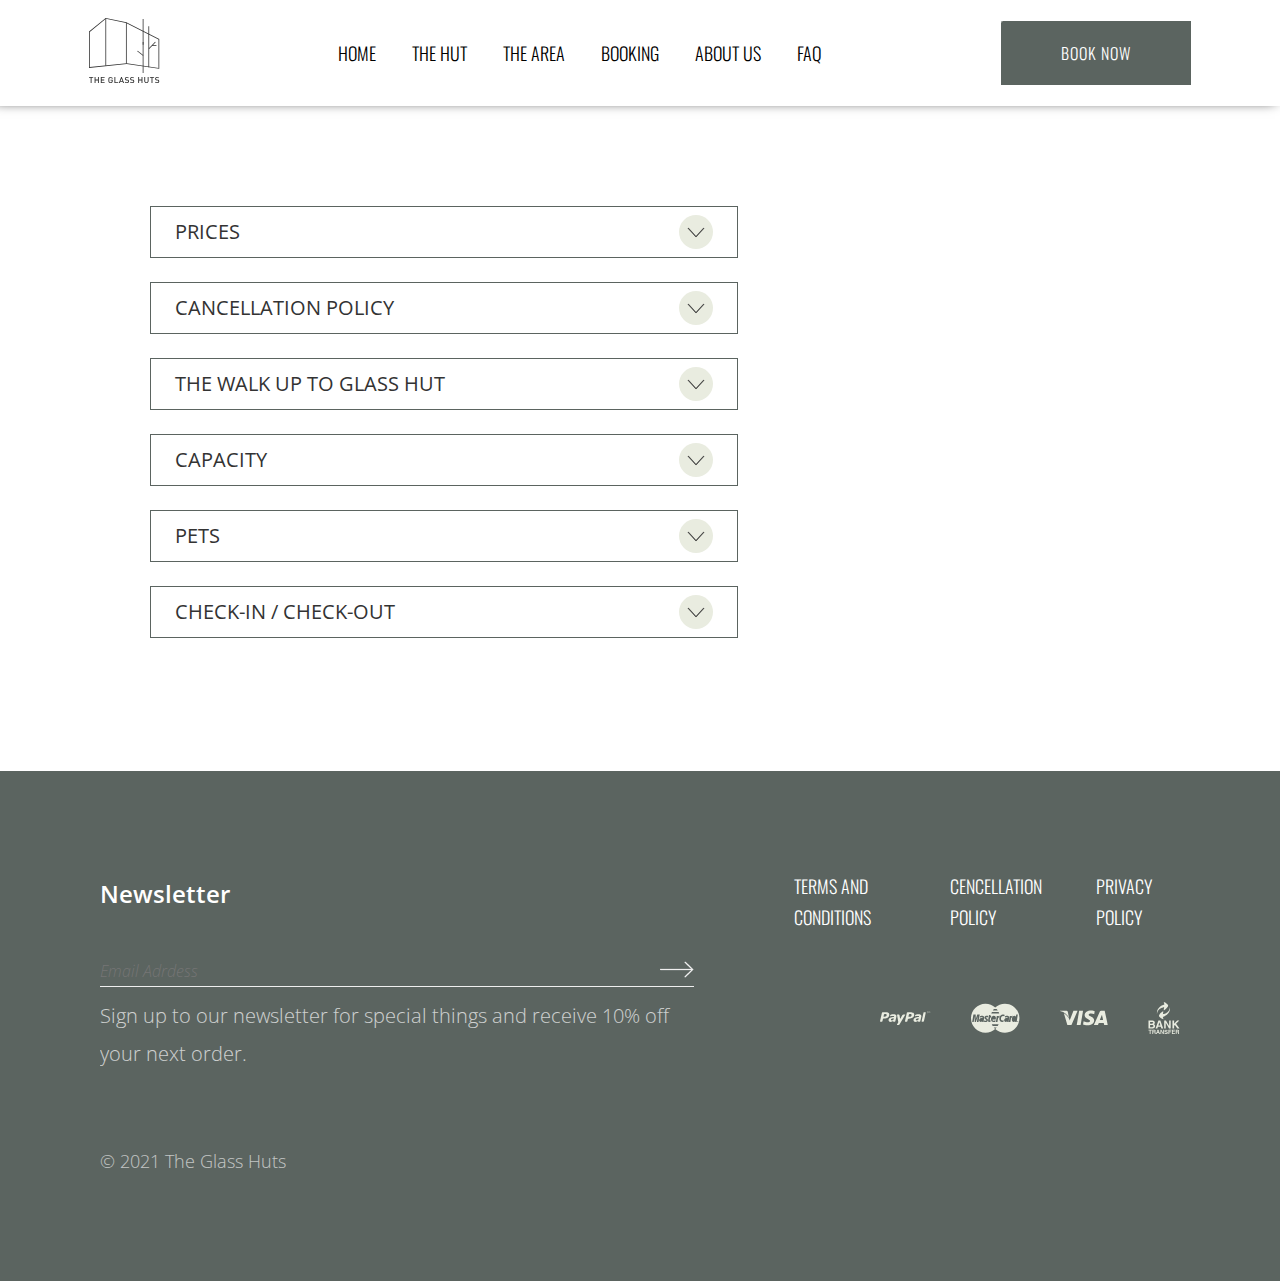
<file: pages/faq/index.html>
<!DOCTYPE html>
<html lang="en" dir="ltr">
  <head>
    <meta charset="utf-8">
    <meta name="viewport" content="width=device-width, initial-scale=1" />
    <title>The Glass Huts</title>
    <link rel="stylesheet" href="src/style.css">
    <link rel="shortcut icon" href="https://cdn-icons-png.flaticon.com/512/235/235889.png">
  </head>
  <body>
    <header class="header">
      <article class="header__logo">
        <svg width="71" height="66" viewBox="0 0 71 66" fill="none" xmlns="http://www.w3.org/2000/svg">
        <path d="M4.22822 59.8488V59.0285H0V59.8488H1.65746V65.0495H2.57076V59.8488H4.22822Z" fill="#333333"/>
        <path d="M9.87349 65.0495V59.0285H8.96019V61.5993H6.51628V59.0285H5.60299V65.0495H6.51628V62.4196H8.96019V65.0495H9.87349Z" fill="#333333"/>
        <path d="M15.6358 65.0495V64.2292H12.7014V62.4196H15.2045V61.6077H12.7014V59.8488H15.6358V59.0285H11.7881V65.0495H15.6358Z" fill="#333333"/>
        <path d="M23.7351 62.7155V61.7938H21.5364V62.5718H22.8218V62.91C22.8218 63.1073 22.7993 63.2821 22.7542 63.4343C22.7091 63.5865 22.6301 63.7275 22.5174 63.8571C22.399 63.9925 22.2552 64.0967 22.0861 64.17C21.917 64.2433 21.7338 64.28 21.5364 64.28C21.356 64.28 21.1897 64.249 21.0375 64.187C20.8853 64.1193 20.7556 64.0291 20.6485 63.9163C20.5752 63.8374 20.5132 63.7529 20.4625 63.6627C20.4174 63.5668 20.3807 63.4512 20.3525 63.3159C20.33 63.175 20.3131 63.003 20.3018 62.8001C20.2905 62.5971 20.2849 62.3434 20.2849 62.039C20.2849 61.7346 20.2905 61.4837 20.3018 61.2864C20.3131 61.0834 20.33 60.9143 20.3525 60.779C20.3807 60.6381 20.4174 60.5225 20.4625 60.4323C20.5132 60.3365 20.5752 60.2491 20.6485 60.1701C20.7556 60.0574 20.8853 59.9672 21.0375 59.8995C21.1897 59.8319 21.356 59.7981 21.5364 59.7981C21.8747 59.7981 22.1509 59.8911 22.3652 60.0771C22.5794 60.2575 22.726 60.514 22.8049 60.8467H23.7267C23.6816 60.5873 23.6026 60.3449 23.4899 60.1194C23.3771 59.8939 23.2277 59.6966 23.0417 59.5275C22.8613 59.3583 22.6442 59.2258 22.3905 59.13C22.1425 59.0285 21.8578 58.9778 21.5364 58.9778C21.2151 58.9778 20.9219 59.0342 20.657 59.1469C20.3976 59.254 20.1637 59.4119 19.9551 59.6205C19.8085 59.7671 19.6958 59.9221 19.6168 60.0856C19.5379 60.2491 19.4787 60.4267 19.4392 60.6183C19.4054 60.81 19.3857 61.0242 19.38 61.261C19.3744 61.4922 19.3716 61.7515 19.3716 62.039C19.3716 62.3265 19.3744 62.5887 19.38 62.8255C19.3857 63.0566 19.4054 63.268 19.4392 63.4597C19.4787 63.6514 19.5379 63.829 19.6168 63.9925C19.6958 64.1559 19.8085 64.311 19.9551 64.4576C20.1637 64.6661 20.4005 64.8268 20.6654 64.9396C20.9304 65.0467 21.2207 65.1002 21.5364 65.1002C21.8578 65.1002 22.1566 65.0467 22.4328 64.9396C22.7091 64.8325 22.9628 64.6577 23.1939 64.4153C23.3912 64.201 23.5293 63.9614 23.6083 63.6965C23.6928 63.4315 23.7351 63.1045 23.7351 62.7155Z" fill="#333333"/>
        <path d="M29.2353 65.0495V64.2292H26.3347V59.0285H25.4214V65.0495H29.2353Z" fill="#333333"/>
        <path d="M35.0467 65.0495L32.8396 59.0285H32.1039L29.8968 65.0495H30.8692L31.2836 63.8402H33.6599L34.0742 65.0495H35.0467ZM33.4062 63.0622H31.5542L32.4929 60.39L33.4062 63.0622Z" fill="#333333"/>
        <path d="M40.0022 63.3328C40.0022 63.0735 39.9599 62.8396 39.8754 62.631C39.7964 62.4224 39.6752 62.2448 39.5117 62.0982C39.3821 61.9855 39.2327 61.8953 39.0635 61.8276C38.8944 61.7543 38.6689 61.6951 38.387 61.65L37.702 61.5485C37.4089 61.5034 37.1834 61.4104 37.0255 61.2695C36.9466 61.1962 36.8874 61.1144 36.8479 61.0242C36.8141 60.9284 36.7972 60.8241 36.7972 60.7114C36.7972 60.4407 36.8902 60.2181 37.0763 60.0433C37.2679 59.8629 37.5414 59.7727 37.8965 59.7727C38.1502 59.7727 38.3842 59.8065 38.5984 59.8742C38.8183 59.9362 39.0213 60.0574 39.2073 60.2378L39.7908 59.6628C39.5315 59.4203 39.2552 59.2456 38.9621 59.1385C38.6689 59.0313 38.3222 58.9778 37.9219 58.9778C37.6062 58.9778 37.3243 59.0201 37.0763 59.1046C36.8282 59.1892 36.6168 59.3104 36.442 59.4683C36.2729 59.6261 36.1404 59.815 36.0446 60.0348C35.9544 60.2491 35.9093 60.4858 35.9093 60.7452C35.9093 61.2357 36.0559 61.619 36.349 61.8953C36.6196 62.1489 37.0002 62.3096 37.4906 62.3773L38.201 62.4787C38.3814 62.5069 38.5167 62.5379 38.6069 62.5718C38.6971 62.6056 38.7817 62.6592 38.8606 62.7324C39.0184 62.8734 39.0974 63.082 39.0974 63.3582C39.0974 63.6514 38.9874 63.8797 38.7676 64.0432C38.5533 64.201 38.2489 64.28 37.8543 64.28C37.5442 64.28 37.2651 64.2405 37.0171 64.1616C36.769 64.077 36.5351 63.9248 36.3152 63.7049L35.7063 64.3053C35.9938 64.5985 36.3067 64.8043 36.645 64.9227C36.9832 65.0411 37.3807 65.1002 37.8373 65.1002C38.1531 65.1002 38.4434 65.0608 38.7084 64.9819C38.9733 64.9029 39.2017 64.7874 39.3933 64.6351C39.585 64.4829 39.7344 64.2969 39.8415 64.077C39.9486 63.8571 40.0022 63.6091 40.0022 63.3328Z" fill="#333333"/>
        <path d="M45.2458 63.3328C45.2458 63.0735 45.2036 62.8396 45.119 62.631C45.0401 62.4224 44.9189 62.2448 44.7554 62.0982C44.6257 61.9855 44.4763 61.8953 44.3072 61.8276C44.1381 61.7543 43.9125 61.6951 43.6307 61.65L42.9457 61.5485C42.6525 61.5034 42.427 61.4104 42.2692 61.2695C42.1903 61.1962 42.1311 61.1144 42.0916 61.0242C42.0578 60.9284 42.0409 60.8241 42.0409 60.7114C42.0409 60.4407 42.1339 60.2181 42.3199 60.0433C42.5116 59.8629 42.785 59.7727 43.1402 59.7727C43.3939 59.7727 43.6278 59.8065 43.8421 59.8742C44.0619 59.9362 44.2649 60.0574 44.4509 60.2378L45.0344 59.6628C44.7751 59.4203 44.4989 59.2456 44.2057 59.1385C43.9125 59.0313 43.5658 58.9778 43.1656 58.9778C42.8499 58.9778 42.568 59.0201 42.3199 59.1046C42.0719 59.1892 41.8605 59.3104 41.6857 59.4683C41.5166 59.6261 41.3841 59.815 41.2882 60.0348C41.198 60.2491 41.1529 60.4858 41.1529 60.7452C41.1529 61.2357 41.2995 61.619 41.5927 61.8953C41.8633 62.1489 42.2438 62.3096 42.7343 62.3773L43.4446 62.4787C43.625 62.5069 43.7603 62.5379 43.8505 62.5718C43.9407 62.6056 44.0253 62.6592 44.1042 62.7324C44.2621 62.8734 44.341 63.082 44.341 63.3582C44.341 63.6514 44.2311 63.8797 44.0112 64.0432C43.797 64.201 43.4925 64.28 43.0979 64.28C42.7878 64.28 42.5088 64.2405 42.2607 64.1616C42.0127 64.077 41.7787 63.9248 41.5588 63.7049L40.95 64.3053C41.2375 64.5985 41.5504 64.8043 41.8886 64.9227C42.2269 65.0411 42.6243 65.1002 43.081 65.1002C43.3967 65.1002 43.687 65.0608 43.952 64.9819C44.217 64.9029 44.4453 64.7874 44.637 64.6351C44.8287 64.4829 44.9781 64.2969 45.0852 64.077C45.1923 63.8571 45.2458 63.6091 45.2458 63.3328Z" fill="#333333"/>
        <path d="M53.4493 65.0495V59.0285H52.536V61.5993H50.092V59.0285H49.1788V65.0495H50.092V62.4196H52.536V65.0495H53.4493Z" fill="#333333"/>
        <path d="M59.5921 63.02V59.0285H58.6788V62.9777C58.6788 63.3836 58.5632 63.7021 58.3321 63.9333C58.1066 64.1644 57.8049 64.28 57.4272 64.28C57.0495 64.28 56.7479 64.1644 56.5224 63.9333C56.2969 63.7021 56.1841 63.3836 56.1841 62.9777V59.0285H55.2708V63.02C55.2708 63.33 55.3244 63.6147 55.4315 63.8741C55.5443 64.1278 55.6965 64.3448 55.8881 64.5252C56.0798 64.7056 56.3082 64.8466 56.5731 64.948C56.8381 65.0495 57.1228 65.1002 57.4272 65.1002C57.7317 65.1002 58.0163 65.0495 58.2813 64.948C58.5463 64.8466 58.7746 64.7056 58.9663 64.5252C59.1636 64.3448 59.3158 64.1278 59.4229 63.8741C59.5357 63.6147 59.5921 63.33 59.5921 63.02Z" fill="#333333"/>
        <path d="M65.104 59.8488V59.0285H60.8758V59.8488H62.5333V65.0495H63.4466V59.8488H65.104Z" fill="#333333"/>
        <path d="M70.2419 63.3328C70.2419 63.0735 70.1996 62.8396 70.115 62.631C70.0361 62.4224 69.9149 62.2448 69.7514 62.0982C69.6218 61.9855 69.4724 61.8953 69.3032 61.8276C69.1341 61.7543 68.9086 61.6951 68.6267 61.65L67.9417 61.5485C67.6486 61.5034 67.4231 61.4104 67.2652 61.2695C67.1863 61.1962 67.1271 61.1144 67.0876 61.0242C67.0538 60.9284 67.0369 60.8241 67.0369 60.7114C67.0369 60.4407 67.1299 60.2181 67.316 60.0433C67.5076 59.8629 67.7811 59.7727 68.1362 59.7727C68.3899 59.7727 68.6239 59.8065 68.8381 59.8742C69.058 59.9362 69.2609 60.0574 69.447 60.2378L70.0305 59.6628C69.7711 59.4203 69.4949 59.2456 69.2018 59.1385C68.9086 59.0313 68.5619 58.9778 68.1616 58.9778C67.8459 58.9778 67.564 59.0201 67.316 59.1046C67.0679 59.1892 66.8565 59.3104 66.6817 59.4683C66.5126 59.6261 66.3801 59.815 66.2843 60.0348C66.1941 60.2491 66.149 60.4858 66.149 60.7452C66.149 61.2357 66.2956 61.619 66.5887 61.8953C66.8593 62.1489 67.2399 62.3096 67.7303 62.3773L68.4407 62.4787C68.6211 62.5069 68.7564 62.5379 68.8466 62.5718C68.9368 62.6056 69.0213 62.6592 69.1003 62.7324C69.2581 62.8734 69.3371 63.082 69.3371 63.3582C69.3371 63.6514 69.2271 63.8797 69.0072 64.0432C68.793 64.201 68.4886 64.28 68.094 64.28C67.7839 64.28 67.5048 64.2405 67.2568 64.1616C67.0087 64.077 66.7748 63.9248 66.5549 63.7049L65.946 64.3053C66.2335 64.5985 66.5464 64.8043 66.8847 64.9227C67.2229 65.0411 67.6204 65.1002 68.077 65.1002C68.3928 65.1002 68.6831 65.0608 68.9481 64.9819C69.213 64.9029 69.4413 64.7874 69.633 64.6351C69.8247 64.4829 69.9741 64.2969 70.0812 64.077C70.1883 63.8571 70.2419 63.6091 70.2419 63.3328Z" fill="#333333"/>
        <path fill-rule="evenodd" clip-rule="evenodd" d="M37.728 45.1436L69.4794 49.9608V21.4259L37.0483 5.02082L16.8949 0.839514L0.787064 13.8923V49.1202L37.728 45.1436ZM0.00646973 49.9893V13.5202L16.691 0L37.3083 4.27753L70.26 20.946V50.8687L37.7109 45.9305L0.00646973 49.9893Z" fill="#333333"/>
        <path fill-rule="evenodd" clip-rule="evenodd" d="M66.6902 24.2088L60.1852 30.9739L59.6226 30.4329L66.1275 23.6677L66.6902 24.2088Z" fill="#333333"/>
        <path fill-rule="evenodd" clip-rule="evenodd" d="M48.6938 32.7363L54.4182 37.1597L53.9409 37.7774L48.2166 33.354L48.6938 32.7363Z" fill="#333333"/>
        <path fill-rule="evenodd" clip-rule="evenodd" d="M59.3882 49.1775L59.3882 8.19632L60.1688 8.19632L60.1688 49.1775L59.3882 49.1775Z" fill="#333333"/>
        <path fill-rule="evenodd" clip-rule="evenodd" d="M53.713 26.8202L53.713 1.04081L54.4936 1.0408L54.4936 26.8202L53.713 26.8202Z" fill="#333333"/>
        <path fill-rule="evenodd" clip-rule="evenodd" d="M53.713 54.9019L53.713 24.0684L54.4936 24.0684L54.4936 54.9019L53.713 54.9019Z" fill="#333333"/>
        <path fill-rule="evenodd" clip-rule="evenodd" d="M67.4497 27.9713H63.0264V27.1907H67.4497V27.9713Z" fill="#333333"/>
        <path fill-rule="evenodd" clip-rule="evenodd" d="M16.3989 47.7465V0.520508H17.1795V47.7465H16.3989Z" fill="#333333"/>
        <path fill-rule="evenodd" clip-rule="evenodd" d="M36.9546 45.6648V4.68359H37.7352V45.6648H36.9546Z" fill="#333333"/>
      </article>
      <nav class="header__nav">
        <a href="../../index.html">home</a>
        <a href="../theHut/index.html">the hut</a>
        <a href="../theArea/index.html">the area</a>
        <a href="../booking/index.html">booking</a>
        <a href="../aboutUs/index.html">about us</a>
        <a href="index.html">faq</a>
      </nav>
      <a href="../booking/index.html"> <button type="button" name="button">book now</button> </a>
    </header>
    <section class="container1">
      <div class="menu-button" onclick="myFunction(this)">
        <div class="bar1"></div>
        <div class="bar2"></div>
        <div class="bar3"></div>
      </div>
      <div class="container1__menu">
        <div class="container1__nav">
          <ul>
            <li><a href="../../index.html">home</a></li>
            <li><a href="../theHut/index.html">the hut</a></li>
            <li><a href="../theArea/index.html">the area</a></li>
            <li><a href="../booking/index.html">booking</a></li>
            <li><a href="../aboutUs/index.html">about us</a></li>
            <li><a href="index.html">faq</a></li>
          </ul>
        </div>
      </div>
    </section>
    <section class="container2">
      <div class="container2__content">
        <ul id="theDude">
          <li class="container2__li">
            <div class="container2__dropdown">
                <h3>PRICES</h3>
                <div class="moreinfo">
                  <svg width="18" height="11" viewBox="0 0 18 11" fill="none" xmlns="http://www.w3.org/2000/svg">
                  <path d="M1 1.33258C1 1.41768 1.03007 1.50278 1.0896 1.56793L8.7845 9.90293C8.8422 9.96476 8.92014 10 9.00176 10C9.08339 10 9.16133 9.96476 9.21902 9.90293L16.9102 1.56727C17.0299 1.43762 17.0299 1.22687 16.9102 1.09723C16.7906 0.967589 16.596 0.967589 16.4763 1.09723L9.00176 9.19755L1.52412 1.09723C1.40444 0.967589 1.20989 0.967589 1.09022 1.09723C1.03007 1.16238 1 1.24748 1 1.33258Z" fill="#333333" stroke="#333333" stroke-width="0.4"/>
                  </svg>
                </div>
              <div class="container2__dropContent">
                <p>Lorem ipsum dolor sit amet, consectetur adipisicing elit, sed do</p>
                <p>Lorem ipsum dolor sit amet, consectetur adipisicing elit, sed do eiusmod tempor incididunt</p>
                <p>Lorem ipsum dolor sit amet</p>
              </div>
            </div>
          </li>
          <li class="container2__li">
            <div class="container2__dropdown">
                <h3>CANCELLATION POLICY</h3>
                <div class="moreinfo">
                  <svg width="18" height="11" viewBox="0 0 18 11" fill="none" xmlns="http://www.w3.org/2000/svg">
                  <path d="M1 1.33258C1 1.41768 1.03007 1.50278 1.0896 1.56793L8.7845 9.90293C8.8422 9.96476 8.92014 10 9.00176 10C9.08339 10 9.16133 9.96476 9.21902 9.90293L16.9102 1.56727C17.0299 1.43762 17.0299 1.22687 16.9102 1.09723C16.7906 0.967589 16.596 0.967589 16.4763 1.09723L9.00176 9.19755L1.52412 1.09723C1.40444 0.967589 1.20989 0.967589 1.09022 1.09723C1.03007 1.16238 1 1.24748 1 1.33258Z" fill="#333333" stroke="#333333" stroke-width="0.4"/>
                  </svg>
                </div>
                <div class="container2__dropContent">
                  <p>Lorem ipsum dolor sit amet, consectetur adipisicing elit, sed do</p>
                  <p>Lorem ipsum dolor sit amet, consectetur adipisicing elit, sed do eiusmod tempor incididunt</p>
                  <p>Lorem ipsum dolor sit amet</p>
                </div>
            </div>
          </li>
          <li class="container2__li">
            <div class="container2__dropdown">
                <h3>THE WALK UP TO GLASS HUT</h3>
                <div class="moreinfo">
                  <svg width="18" height="11" viewBox="0 0 18 11" fill="none" xmlns="http://www.w3.org/2000/svg">
                  <path d="M1 1.33258C1 1.41768 1.03007 1.50278 1.0896 1.56793L8.7845 9.90293C8.8422 9.96476 8.92014 10 9.00176 10C9.08339 10 9.16133 9.96476 9.21902 9.90293L16.9102 1.56727C17.0299 1.43762 17.0299 1.22687 16.9102 1.09723C16.7906 0.967589 16.596 0.967589 16.4763 1.09723L9.00176 9.19755L1.52412 1.09723C1.40444 0.967589 1.20989 0.967589 1.09022 1.09723C1.03007 1.16238 1 1.24748 1 1.33258Z" fill="#333333" stroke="#333333" stroke-width="0.4"/>
                  </svg>
                </div>
              <div class="container2__dropContent">
                <p>Lorem ipsum dolor sit amet, consectetur adipisicing elit, sed do</p>
                <p>Lorem ipsum dolor sit amet, consectetur adipisicing elit, sed do eiusmod tempor incididunt</p>
                <p>Lorem ipsum dolor sit amet</p>
              </div>
            </div>
          </li>
          <li class="container2__li">
            <div class="container2__dropdown">
                <h3>CAPACITY</h3>
                <div class="moreinfo">
                  <svg width="18" height="11" viewBox="0 0 18 11" fill="none" xmlns="http://www.w3.org/2000/svg">
                  <path d="M1 1.33258C1 1.41768 1.03007 1.50278 1.0896 1.56793L8.7845 9.90293C8.8422 9.96476 8.92014 10 9.00176 10C9.08339 10 9.16133 9.96476 9.21902 9.90293L16.9102 1.56727C17.0299 1.43762 17.0299 1.22687 16.9102 1.09723C16.7906 0.967589 16.596 0.967589 16.4763 1.09723L9.00176 9.19755L1.52412 1.09723C1.40444 0.967589 1.20989 0.967589 1.09022 1.09723C1.03007 1.16238 1 1.24748 1 1.33258Z" fill="#333333" stroke="#333333" stroke-width="0.4"/>
                  </svg>
                </div>
                <div class="container2__dropContent">
                  <p>Lorem ipsum dolor sit amet, consectetur adipisicing elit, sed do</p>
                  <p>Lorem ipsum dolor sit amet, consectetur adipisicing elit, sed do eiusmod tempor incididunt</p>
                  <p>Lorem ipsum dolor sit amet</p>
                </div>
            </div>
          </li>
          <li class="container2__li">
            <div class="container2__dropdown">
                <h3>PETS</h3>
                <div class="moreinfo">
                  <svg width="18" height="11" viewBox="0 0 18 11" fill="none" xmlns="http://www.w3.org/2000/svg">
                  <path d="M1 1.33258C1 1.41768 1.03007 1.50278 1.0896 1.56793L8.7845 9.90293C8.8422 9.96476 8.92014 10 9.00176 10C9.08339 10 9.16133 9.96476 9.21902 9.90293L16.9102 1.56727C17.0299 1.43762 17.0299 1.22687 16.9102 1.09723C16.7906 0.967589 16.596 0.967589 16.4763 1.09723L9.00176 9.19755L1.52412 1.09723C1.40444 0.967589 1.20989 0.967589 1.09022 1.09723C1.03007 1.16238 1 1.24748 1 1.33258Z" fill="#333333" stroke="#333333" stroke-width="0.4"/>
                  </svg>
                </div>
              <div class="container2__dropContent">
                <p>Lorem ipsum dolor sit amet, consectetur adipisicing elit, sed do</p>
                <p>Lorem ipsum dolor sit amet, consectetur adipisicing elit, sed do eiusmod tempor incididunt</p>
                <p>Lorem ipsum dolor sit amet</p>
              </div>
            </div>
          </li>
          <li class="container2__li">
            <div class="container2__dropdown">
                <h3>CHECK-IN / CHECK-OUT</h3>
                <div class="moreinfo">
                  <svg width="18" height="11" viewBox="0 0 18 11" fill="none" xmlns="http://www.w3.org/2000/svg">
                  <path d="M1 1.33258C1 1.41768 1.03007 1.50278 1.0896 1.56793L8.7845 9.90293C8.8422 9.96476 8.92014 10 9.00176 10C9.08339 10 9.16133 9.96476 9.21902 9.90293L16.9102 1.56727C17.0299 1.43762 17.0299 1.22687 16.9102 1.09723C16.7906 0.967589 16.596 0.967589 16.4763 1.09723L9.00176 9.19755L1.52412 1.09723C1.40444 0.967589 1.20989 0.967589 1.09022 1.09723C1.03007 1.16238 1 1.24748 1 1.33258Z" fill="#333333" stroke="#333333" stroke-width="0.4"/>
                  </svg>
                </div>
                <div class="container2__dropContent">
                  <p>Lorem ipsum dolor sit amet, consectetur adipisicing elit, sed do</p>
                  <p>Lorem ipsum dolor sit amet, consectetur adipisicing elit, sed do eiusmod tempor incididunt</p>
                  <p>Lorem ipsum dolor sit amet</p>
                </div>
            </div>
          </li>
        </ul>
      </div>
    </section>

    <footer class="footer">
      <article class="footer__left">
        <h4>Newsletter</h4>
        <form class="footer__form" onsubmit="location.reload()">
          <input type="email" name="" value="" placeholder="Email Adrdess">
          <button type="submit" name="button"> <img src="images/submit.png" alt="button"> </button>
        </form>
        <p>Sign up to our newsletter for special things and receive 10% off your next order.</p>
        <span>© 2021 The Glass Huts</span>
      </article>
      <article class="footer__right">
        <div class="footer__nav">
          <a href="#">TERMS AND CONDITIONS</a>
          <a href="#">CENCELLATION POLICY</a>
          <a href="#">PRIVACY POLICY</a>
        </div>
        <div class="footer__icons">
          <svg width="51" height="51" viewBox="0 0 51 51" fill="none" xmlns="http://www.w3.org/2000/svg">
          <g clip-path="url(#clip0_2_1230)">
          <path d="M9.03506 20.604C8.87006 20.273 8.60906 20 8.28506 19.795C7.94706 19.588 7.54806 19.443 7.09206 19.357C6.62806 19.273 6.09206 19.235 5.47106 19.229L2.60406 19.231C2.30606 19.235 2.01406 19.467 1.94406 19.755L0.0150578 28.157C-0.0549422 28.441 0.132058 28.679 0.430058 28.679H1.80306C2.10106 28.679 2.39606 28.448 2.46206 28.157L2.93306 26.117C2.99606 25.833 3.29006 25.596 3.59106 25.596H3.98406C5.66306 25.594 6.96306 25.251 7.89706 24.564C8.83606 23.876 9.29906 22.967 9.29906 21.841C9.29806 21.348 9.21706 20.934 9.03506 20.604ZM6.07406 23.349C5.65906 23.653 5.08206 23.805 4.33806 23.805H4.00206C3.70306 23.805 3.52006 23.569 3.58506 23.281L3.99806 21.497C4.05606 21.211 4.35706 20.974 4.65206 20.976L5.10206 20.973C5.62706 20.973 6.02806 21.064 6.29606 21.24C6.56106 21.414 6.69406 21.691 6.69206 22.058C6.70006 22.616 6.48706 23.045 6.07406 23.349Z" fill="#E9ECE0"/>
          <path d="M48.175 19.8871L48.089 19.9131L47.974 19.9291L47.833 19.9071L47.761 19.8371L47.728 19.7271L47.726 19.5621V18.9511H48.185V18.7621H47.726V18.3811H47.499V18.7621H47.345V18.9511H47.499V19.6621L47.605 20.0141L47.917 20.1261L48.048 20.1151L48.187 20.0881V19.8871H48.175Z" fill="#E9ECE0"/>
          <path d="M50.304 18.8591L49.976 18.7241L49.734 18.7731L49.488 18.9391L49.345 18.7801L49.113 18.7251L48.89 18.7741L48.679 18.9101V18.7621H48.456V20.0971H48.678V19.1001L48.865 18.9841L49.051 18.9381L49.203 18.9651L49.278 19.0421L49.311 19.1701L49.322 19.3351V20.0981H49.545V19.2441L49.541 19.1731L49.537 19.1081L49.727 18.9871L49.915 18.9401L50.062 18.9671L50.142 19.0441L50.17 19.1731L50.185 19.3361V20.0991H50.409V19.2321L50.304 18.8591Z" fill="#E9ECE0"/>
          <path d="M15.656 21.8049C15.138 21.5129 14.32 21.3669 13.202 21.3669C12.649 21.3669 12.098 21.4099 11.541 21.4959C11.13 21.5589 11.09 21.5709 10.837 21.6259C10.315 21.7399 10.233 22.2609 10.233 22.2609L10.065 22.9519C9.96999 23.3929 10.224 23.3759 10.33 23.3389C10.558 23.2709 10.685 23.2009 11.151 23.0969C11.596 22.9959 12.065 22.9199 12.437 22.9249C12.986 22.9249 13.406 22.9829 13.686 23.1009C13.962 23.2209 14.1 23.4269 14.1 23.7249L14.076 23.9189L13.878 24.0409C13.099 24.0899 12.536 24.1619 11.853 24.2609C11.185 24.3539 10.599 24.5169 10.112 24.7399C9.58899 24.9699 9.20099 25.2789 8.92999 25.6719C8.66799 26.0669 8.53699 26.5459 8.53699 27.1079C8.53699 27.6369 8.72699 28.0739 9.09599 28.4119C9.46699 28.7439 9.95699 28.9059 10.543 28.9059C10.914 28.9039 11.201 28.8749 11.405 28.8259L12.07 28.5969L12.633 28.2849L13.151 27.9429L13.158 27.9529L13.106 28.1729L13.103 28.1819V28.1839C13.047 28.4519 13.209 28.6719 13.47 28.6979L13.475 28.7039H13.499H14.552H14.75L14.768 28.6959C15.042 28.6639 15.299 28.4439 15.359 28.1819L16.36 23.8489L16.412 23.4959L16.436 23.1649C16.44 22.5509 16.175 22.0959 15.656 21.8049ZM13.442 26.6769L13.228 26.9589L12.688 27.2379C12.434 27.3409 12.193 27.3929 11.97 27.3929C11.632 27.3929 11.367 27.3439 11.188 27.2439L10.923 26.7289C10.923 26.4499 10.987 26.2289 11.124 26.0589L11.706 25.6629C11.955 25.5789 12.259 25.5079 12.611 25.4589C12.925 25.4199 13.545 25.3489 13.626 25.3469L13.721 25.5139C13.702 25.6089 13.526 26.3449 13.442 26.6769Z" fill="#E9ECE0"/>
          <path d="M40.594 21.8111C40.073 21.5191 39.256 21.3721 38.141 21.3721C37.588 21.3721 37.036 21.4151 36.481 21.5041C36.069 21.5641 36.028 21.5771 35.774 21.6311C35.253 21.7441 35.172 22.2671 35.172 22.2671L35.004 22.9571C34.91 23.3981 35.158 23.3781 35.274 23.3441C35.503 23.2761 35.626 23.2091 36.088 23.1011C36.531 23.0011 37.004 22.9271 37.377 22.9291C37.924 22.9291 38.344 22.9881 38.623 23.1061C38.901 23.2261 39.037 23.4341 39.037 23.7291L39.016 23.9221L38.82 24.0471C38.033 24.0941 37.469 24.1661 36.793 24.2651C36.127 24.3581 35.539 24.5201 35.051 24.7441C34.53 24.9751 34.137 25.2841 33.869 25.6781C33.604 26.0731 33.475 26.5511 33.475 27.1081C33.475 27.6411 33.663 28.0781 34.037 28.4141C34.41 28.7451 34.895 28.9111 35.481 28.9111C35.85 28.9071 36.137 28.8831 36.342 28.8301L37.005 28.6041L37.573 28.2921L38.087 27.9461L38.096 27.9571L38.049 28.1791L38.044 28.1831L38.046 28.1871C37.984 28.4551 38.147 28.6771 38.411 28.7011L38.413 28.7061H38.437C38.61 28.7061 39.208 28.7061 39.493 28.7061H39.687L39.708 28.6991C39.979 28.6661 40.235 28.4461 40.292 28.1811L41.296 23.8541L41.349 23.4991L41.378 23.1671C41.379 22.5551 41.117 22.1021 40.594 21.8111ZM38.385 26.6831L38.162 26.9681L37.627 27.2451C37.373 27.3471 37.131 27.4001 36.912 27.4001C36.563 27.4001 36.305 27.3501 36.131 27.2501L35.863 26.7371C35.863 26.4571 35.928 26.2381 36.059 26.0651C36.192 25.9021 36.395 25.7681 36.647 25.6701C36.893 25.5861 37.197 25.5181 37.551 25.4671C37.863 25.4281 38.481 25.3551 38.561 25.3541L38.658 25.5211C38.644 25.6161 38.467 26.3491 38.385 26.6831Z" fill="#E9ECE0"/>
          <path d="M33.969 20.635C33.797 20.302 33.539 20.033 33.213 19.823C32.879 19.615 32.483 19.469 32.02 19.385C31.565 19.304 31.022 19.26 30.405 19.259L27.534 19.261C27.235 19.266 26.948 19.498 26.879 19.783L24.948 28.189C24.878 28.474 25.07 28.71 25.362 28.71L26.737 28.708C27.029 28.71 27.328 28.476 27.397 28.188L27.862 26.147C27.93 25.863 28.225 25.624 28.522 25.626H28.915C30.596 25.626 31.899 25.28 32.837 24.595C33.764 23.902 34.233 22.995 34.233 21.868C34.228 21.377 34.143 20.962 33.969 20.635ZM31.008 23.384C30.594 23.682 30.016 23.834 29.276 23.834H28.934C28.639 23.837 28.448 23.597 28.514 23.311L28.93 21.53C28.991 21.245 29.289 21.006 29.586 21.009L30.031 21.006C30.559 21.009 30.955 21.096 31.225 21.272C31.494 21.448 31.621 21.724 31.624 22.09C31.627 22.648 31.42 23.078 31.008 23.384Z" fill="#E9ECE0"/>
          <path d="M45.742 19.85C45.805 19.563 45.625 19.33 45.33 19.334H44.1C43.848 19.334 43.621 19.521 43.51 19.751L43.442 19.857L43.38 20.129L41.661 27.943L41.605 28.183L41.607 28.189C41.55 28.446 41.708 28.64 41.952 28.677L41.973 28.706H43.25C43.5 28.706 43.735 28.516 43.842 28.282L43.908 28.182L45.746 19.851L45.742 19.85Z" fill="#E9ECE0"/>
          <path d="M24.986 21.472C24.661 21.476 23.34 21.472 23.34 21.472C23.044 21.472 22.664 21.711 22.476 21.996C22.476 21.996 20.51 25.37 20.319 25.709L20.091 25.706L19.479 22.019C19.411 21.729 19.108 21.481 18.731 21.481L17.501 21.483C17.205 21.483 17.023 21.719 17.09 22.007C17.09 22.007 18.024 27.322 18.211 28.573C18.298 29.263 18.2 29.386 18.2 29.386L16.984 31.504C16.804 31.792 16.901 32.027 17.196 32.027L18.618 32.025C18.914 32.025 19.303 31.792 19.479 31.503L24.949 22.251C24.949 22.252 25.475 21.461 24.986 21.472Z" fill="#E9ECE0"/>
          </g>
          <defs>
          <clipPath id="clip0_2_1230">
          <rect width="50.409" height="50.409" fill="white"/>
          </clipPath>
          </defs>
          </svg>
          <svg width="49" height="30" viewBox="0 0 49 30" fill="none" xmlns="http://www.w3.org/2000/svg">
          <path d="M33.933 0.716065C30.192 0.717065 26.782 2.13507 24.212 4.46407C21.64 2.13807 18.232 0.719065 14.495 0.719065C14.464 0.719065 14.432 0.719065 14.402 0.719065C6.444 0.771065 0 7.24507 0 15.2141C0 23.2151 6.494 29.7081 14.494 29.7081C18.231 29.7081 21.639 28.2911 24.21 25.9631C23.673 25.4781 23.187 24.9411 22.728 24.3791H25.721C25.27 24.9321 24.778 25.4501 24.249 25.9321H24.247C24.235 25.9451 24.222 25.9531 24.21 25.9641C26.783 28.2941 30.195 29.7141 33.938 29.7131C41.943 29.7101 48.43 23.2181 48.428 15.2141C48.428 15.2111 48.428 15.2091 48.428 15.2071C48.429 7.20307 41.938 0.714065 33.933 0.716065ZM22.894 5.96107H25.649C26.055 6.45307 26.432 6.97107 26.774 7.51307H21.859C22.176 6.99507 22.524 6.46207 22.894 5.96107ZM21.003 9.03506H27.61C27.845 9.53706 28.053 10.0561 28.235 10.5881H20.22C20.3 10.4381 20.58 9.83406 21.003 9.03506ZM5.917 18.9061L6.796 13.3641L4.813 18.9061H3.75L3.612 13.3641L2.673 18.9061H1.184L2.418 11.5561H4.67L4.749 16.0661L6.27 11.5561H8.713L7.496 18.9061H5.917ZM11.182 18.8941L11.233 18.3071C11.209 18.3101 10.739 19.0161 9.65 19.0161C9.08 19.0161 8.16 18.7051 8.16 17.3531C8.16 15.6341 9.562 15.0641 10.897 15.0641C11.107 15.0641 11.56 15.1021 11.56 15.1021C11.56 15.1021 11.611 14.9971 11.611 14.7131C11.611 14.2461 11.191 14.1821 10.616 14.1821C9.603 14.1821 8.934 14.4531 8.934 14.4531L9.158 13.1231C9.158 13.1231 9.97 12.7831 11.027 12.7831C11.574 12.7831 13.147 12.8411 13.147 14.6441L12.541 18.8941H11.182ZM16.925 17.0221C16.925 19.0731 14.938 18.9851 14.591 18.9851C13.296 18.9851 12.896 18.8061 12.859 18.7961L13.065 17.4461C13.067 17.4341 13.715 17.6811 14.436 17.6811C14.852 17.6811 15.392 17.6401 15.392 17.1431C15.392 16.3991 13.46 16.5771 13.46 14.8101C13.46 13.2511 14.618 12.7951 15.76 12.7951C16.642 12.7951 17.184 12.9161 17.184 12.9161L16.989 14.2781C16.989 14.2781 16.152 14.2091 15.935 14.2091C15.386 14.2091 15.087 14.3291 15.087 14.7131C15.086 15.4851 16.925 15.1071 16.925 17.0221ZM19.311 17.5601C19.448 17.5601 19.603 17.5131 19.709 17.5131L19.516 18.8241C19.361 18.8671 18.922 19.0231 18.359 19.0271C17.64 19.0331 17.129 18.6311 17.129 17.7191C17.129 17.1071 18.006 12.0641 18.04 12.0311H19.583L19.426 12.9331H20.196L19.999 14.3861H19.182L18.748 17.0631C18.715 17.2761 18.774 17.5601 19.311 17.5601ZM22.705 12.7631C24.399 12.7631 24.906 14.0031 24.906 15.0201C24.906 15.4271 24.702 16.4271 24.702 16.4271H21.566C21.566 16.4271 21.276 17.6621 22.933 17.6621C23.71 17.6621 24.572 17.2821 24.572 17.2821L24.3 18.7691C24.3 18.7691 23.802 19.0231 22.67 19.0231C21.443 19.0231 20.004 18.5041 20.004 16.3241C20.005 14.4351 21.153 12.7631 22.705 12.7631ZM26.792 22.8861H21.65C21.337 22.3861 21.045 21.8731 20.794 21.3341H27.637C27.385 21.8701 27.103 22.3881 26.792 22.8861ZM26.447 18.9171H24.863L25.826 12.9351H27.263L27.125 13.8021C27.125 13.8021 27.637 12.8591 28.328 12.8591C28.529 12.8591 28.626 12.8791 28.626 12.8791C28.421 13.2971 28.24 13.6801 28.052 14.6691C26.98 14.2891 26.898 16.3621 26.447 18.9171ZM32.482 18.8241C32.482 18.8241 31.652 19.0361 31.132 19.0361C29.29 19.0361 28.355 17.7651 28.355 15.8401C28.355 12.9371 30.088 11.3911 31.869 11.3911C32.674 11.3911 33.607 11.7691 33.607 11.7691L33.355 13.4041C33.355 13.4041 32.724 12.9631 31.939 12.9631C30.889 12.9631 29.947 13.9651 29.947 15.7861C29.947 16.6831 30.386 17.5191 31.482 17.5191C32.003 17.5191 32.758 17.1401 32.758 17.1401L32.482 18.8241ZM36.197 18.8971L36.249 18.3061C36.224 18.3091 35.754 19.0151 34.666 19.0151C34.096 19.0151 33.176 18.7041 33.176 17.3521C33.176 15.6331 34.578 15.0631 35.912 15.0631C36.122 15.0631 36.576 15.1011 36.576 15.1011C36.576 15.1011 36.628 14.9971 36.628 14.7131C36.628 14.2461 36.208 14.1821 35.632 14.1821C34.619 14.1821 33.951 14.4531 33.951 14.4531L34.175 13.1231C34.175 13.1231 34.987 12.7831 36.045 12.7831C36.591 12.7831 38.165 12.8411 38.164 14.6441L37.558 18.8941C37.557 18.8971 36.197 18.8971 36.197 18.8971ZM39.404 18.9171H37.82L38.783 12.9351H40.221L40.083 13.8021C40.083 13.8021 40.596 12.8591 41.287 12.8591C41.488 12.8591 41.584 12.8791 41.584 12.8791C41.38 13.2971 41.197 13.6801 41.01 14.6691C39.937 14.2891 39.855 16.3621 39.404 18.9171ZM44.133 18.9011L44.2 18.3501C44.2 18.3501 43.688 18.9961 42.762 18.9961C41.479 18.9961 40.85 17.7571 40.85 16.4911C40.85 14.5331 42.028 12.8261 43.442 12.8261C44.352 12.8281 44.933 13.6311 44.933 13.6311L45.267 11.5661L46.814 11.5631L45.634 18.9011H44.133ZM47.185 18.6941C47.144 18.7681 47.086 18.8251 47.012 18.8691C46.939 18.9101 46.861 18.9311 46.779 18.9311C46.699 18.9311 46.622 18.9101 46.548 18.8691C46.474 18.8251 46.416 18.7681 46.375 18.6941C46.333 18.6191 46.313 18.5431 46.313 18.4621C46.313 18.3801 46.334 18.3021 46.375 18.2281C46.416 18.1541 46.477 18.0941 46.55 18.0541C46.626 18.0131 46.701 17.9921 46.779 17.9921C46.859 17.9921 46.935 18.0131 47.009 18.0541C47.085 18.0951 47.143 18.1521 47.185 18.2281C47.228 18.3031 47.247 18.3811 47.247 18.4621C47.247 18.5431 47.227 18.6201 47.185 18.6941Z" fill="#E9ECE0"/>
          </svg>
          <svg width="48" height="48" viewBox="0 0 48 48" fill="none" xmlns="http://www.w3.org/2000/svg">
          <g clip-path="url(#clip0_2_1186)">
          <path d="M19.153 16.7991L16.722 31.0651H20.61L23.043 16.7991H19.153Z" fill="#E9ECE0"/>
          <path d="M13.462 16.815L9.654 26.544L9.248 25.075C8.497 23.305 6.365 20.763 3.862 19.161L7.344 31.058L11.458 31.051L17.581 16.812L13.462 16.815Z" fill="#E9ECE0"/>
          <path d="M7.772 17.836C7.546 16.967 6.891 16.708 6.078 16.677H0.05L0 16.961C4.691 18.099 7.795 20.841 9.083 24.138L7.772 17.836Z" fill="#E9ECE0"/>
          <path d="M30.923 19.534C32.195 19.514 33.117 19.792 33.833 20.08L34.184 20.245L34.71 17.153C33.94 16.864 32.733 16.554 31.227 16.554C27.385 16.554 24.677 18.489 24.656 21.262C24.631 23.311 26.585 24.455 28.061 25.138C29.576 25.838 30.084 26.283 30.077 26.908C30.065 27.863 28.869 28.301 27.752 28.301C26.195 28.301 25.368 28.086 24.091 27.554L23.59 27.326L23.043 30.519C23.953 30.918 25.632 31.261 27.375 31.279C31.462 31.279 34.118 29.367 34.146 26.404C34.163 24.783 33.126 23.546 30.879 22.531C29.519 21.869 28.687 21.429 28.695 20.761C28.695 20.168 29.401 19.534 30.923 19.534Z" fill="#E9ECE0"/>
          <path d="M44.688 16.8149H41.684C40.751 16.8149 40.057 17.0689 39.647 17.9989L33.874 31.0729H37.957C37.957 31.0729 38.623 29.3149 38.774 28.9299C39.221 28.9299 43.188 28.9359 43.753 28.9359C43.869 29.4339 44.227 31.0729 44.227 31.0729H47.834L44.688 16.8149ZM39.893 26.0099C40.213 25.1909 41.442 22.0229 41.442 22.0229C41.421 22.0619 41.759 21.1979 41.96 20.6609L42.222 21.8909C42.222 21.8909 42.967 25.2969 43.123 26.0099H39.893Z" fill="#E9ECE0"/>
          </g>
          <defs>
          <clipPath id="clip0_2_1186">
          <rect width="47.834" height="47.834" fill="white"/>
          </clipPath>
          </defs>
          </svg>
          <svg width="32" height="32" viewBox="0 0 32 32" fill="none" xmlns="http://www.w3.org/2000/svg">
          <g clip-path="url(#clip0_2_1143)">
          <path d="M5.85298 22.2021C6.18698 22.0351 6.83498 21.7121 6.83498 20.5611C6.83498 19.7351 6.33298 18.5061 4.36798 18.5061H0.474976V26.5191H3.86798C5.50898 26.5191 5.94398 26.2401 6.40098 25.7911C6.82298 25.3811 7.09098 24.7761 7.09098 24.1431C7.09098 23.3501 6.83498 22.5691 5.85298 22.2021ZM2.08298 19.8931H4.00298C4.76098 19.8931 5.22998 20.0931 5.22998 20.7511C5.22998 21.3891 4.70698 21.6451 4.04598 21.6451H2.08298V19.8931ZM4.13398 25.1351H2.08298V22.9921H4.21398C4.81798 22.9921 5.41898 23.2631 5.41898 23.9631C5.41698 24.7761 4.94798 25.1351 4.13398 25.1351Z" fill="#E9ECE0"/>
          <path d="M0.476013 27.7881V28.5161H1.71601V31.8931H2.57101V28.5161H3.81401V27.7881H0.476013Z" fill="#E9ECE0"/>
          <path d="M28.066 21.7869L31.336 18.5049H29.172L26.114 21.7619V18.5049H24.44V26.5159H26.114V23.8049L26.895 23.0009L29.371 26.5159H31.525L28.066 21.7869Z" fill="#E9ECE0"/>
          <path d="M12.361 18.5049H10.431L7.57703 26.5169H9.33903L9.89603 24.8669H12.853L13.367 26.5159H15.185L12.361 18.5049ZM10.342 23.4809L11.369 20.3129H11.392L12.384 23.4809H10.342Z" fill="#E9ECE0"/>
          <path d="M19.829 2.805C19.327 2.212 18.774 1.659 18.124 1.18C17.802 0.938 17.458 0.715 17.081 0.515C16.701 0.319 16.312 0.13 15.847 0C15.855 0.483 15.939 0.908 16.038 1.324C16.132 1.728 16.259 2.107 16.407 2.471C16.053 2.575 15.623 2.721 15.139 2.909C14.826 3.049 14.483 3.175 14.137 3.362C13.786 3.53 13.43 3.734 13.069 3.962C12.702 4.169 12.36 4.463 12.001 4.717C11.674 5.028 11.315 5.297 11.024 5.65C10.723 5.988 10.429 6.326 10.202 6.71C10.087 6.897 9.95403 7.07 9.85803 7.261C9.76603 7.455 9.67803 7.648 9.59203 7.836C9.39703 8.2 9.30803 8.592 9.20603 8.949C9.08503 9.303 9.04203 9.65 9.00903 9.97C8.98203 10.289 8.91503 10.571 8.93103 10.831C8.93903 11.087 8.94503 11.309 8.95103 11.493C8.96203 11.856 8.96503 12.063 8.96503 12.063C8.96503 12.063 9.00403 11.858 9.07003 11.501C9.10303 11.324 9.14403 11.111 9.19103 10.865C9.22803 10.62 9.35503 10.36 9.44303 10.073C9.53703 9.786 9.64603 9.48 9.82603 9.186C9.99003 8.887 10.139 8.564 10.381 8.285C10.49 8.142 10.602 7.994 10.713 7.847C10.83 7.704 10.98 7.581 11.109 7.447C11.363 7.17 11.673 6.946 11.98 6.724C12.273 6.491 12.63 6.334 12.939 6.143C13.291 6.002 13.601 5.826 13.947 5.724C14.277 5.604 14.602 5.503 14.92 5.431C15.229 5.341 15.54 5.301 15.811 5.243C15.985 5.218 16.145 5.197 16.299 5.178C16.281 5.224 16.262 5.268 16.246 5.315C16.088 5.748 15.965 6.203 15.879 6.682C15.84 6.925 15.808 7.171 15.783 7.422C15.763 7.677 15.759 7.941 15.777 8.219C16.038 8.119 16.275 8.006 16.5 7.883C16.717 7.756 16.93 7.624 17.133 7.488C17.536 7.211 17.899 6.91 18.227 6.588C18.891 5.946 19.44 5.229 19.901 4.458L19.96 4.36C20.243 3.881 20.21 3.254 19.829 2.805Z" fill="#E9ECE0"/>
          <path d="M7.57801 30.9651C7.57801 30.1991 7.39401 30.0731 7.05701 29.9251C7.46301 29.7881 7.69201 29.4011 7.69201 28.9461C7.69201 28.5921 7.49301 27.7871 6.40101 27.7871H4.32501V31.8901H5.16701V30.2851H6.05201C6.68701 30.2851 6.72201 30.5031 6.72201 31.0611C6.72201 31.4831 6.75501 31.6971 6.81201 31.8891H7.76101V31.7821C7.57801 31.7141 7.57801 31.5641 7.57801 30.9651ZM6.16901 29.5961H5.16601V28.4961H6.23401C6.73601 28.4961 6.83401 28.8141 6.83401 29.0331C6.83301 29.4371 6.61701 29.5961 6.16901 29.5961Z" fill="#E9ECE0"/>
          <path d="M23.339 28.5161V27.7881H20.419V31.8941H21.277V30.1681H23.083V29.4421H21.277V28.5161H23.339Z" fill="#E9ECE0"/>
          <path d="M24.755 31.165V30.105H26.755V29.379H24.755V28.517H26.934V27.79H23.915V31.893H27.03V31.165H24.755Z" fill="#E9ECE0"/>
          <path d="M18.691 29.553L17.693 29.307C17.521 29.266 17.257 29.197 17.257 28.877C17.257 28.506 17.648 28.387 17.972 28.387C18.722 28.387 18.791 28.82 18.814 29.003H19.634C19.628 28.5 19.292 27.678 18.034 27.678C16.702 27.678 16.457 28.483 16.457 28.94C16.457 29.844 17.096 29.995 17.76 30.147L18.199 30.251C18.632 30.356 18.942 30.44 18.942 30.762C18.942 31.191 18.489 31.291 18.086 31.291C17.336 31.291 17.221 30.857 17.215 30.628H16.395C16.395 31.139 16.65 32 18.148 32C18.506 32 19.765 31.888 19.765 30.657C19.764 29.92 19.25 29.689 18.691 29.553Z" fill="#E9ECE0"/>
          <path d="M30.982 30.9651C30.982 30.1991 30.796 30.0731 30.461 29.9251C30.865 29.7881 31.098 29.4011 31.098 28.9461C31.098 28.5921 30.897 27.7871 29.805 27.7871H27.731V31.8901H28.573V30.2851H29.458C30.091 30.2851 30.128 30.5031 30.128 31.0611C30.128 31.4831 30.161 31.6971 30.219 31.8891H31.165V31.7821C30.982 31.7141 30.982 31.5641 30.982 30.9651ZM29.576 29.5961H28.572V28.4961H29.638C30.142 28.4961 30.24 28.8141 30.24 29.0331C30.24 29.4371 30.023 29.5961 29.576 29.5961Z" fill="#E9ECE0"/>
          <path d="M21.145 18.5081V24.0861H21.124L17.943 18.5081H16.18V26.5201H17.742L17.744 20.8081H17.765L21.035 26.5211H22.707V18.5081H21.145Z" fill="#E9ECE0"/>
          <path d="M10.474 27.7881H9.48302L8.02002 31.8911H8.92402L9.20902 31.0441H10.723L10.987 31.8911H11.919L10.474 27.7881ZM9.43902 30.3361L9.96602 28.7141H9.97402L10.486 30.3361H9.43902Z" fill="#E9ECE0"/>
          <path d="M14.976 27.7881L14.975 30.6441H14.965L13.334 27.7881H12.432V31.8911H13.231V28.9641H13.244L14.918 31.8911H15.777V27.7881H14.976Z" fill="#E9ECE0"/>
          <path d="M21.957 5.66004C21.938 5.29804 21.922 5.09204 21.922 5.09204C21.922 5.09204 21.893 5.29704 21.832 5.65604C21.803 5.83304 21.77 6.04804 21.731 6.29504C21.701 6.54104 21.582 6.80404 21.502 7.09404C21.419 7.38404 21.32 7.69204 21.148 7.99204C20.994 8.29604 20.855 8.62204 20.621 8.90904C20.517 9.05604 20.41 9.20604 20.304 9.35804C20.189 9.50304 20.045 9.63104 19.916 9.76904C19.672 10.052 19.369 10.287 19.068 10.517C18.785 10.759 18.431 10.925 18.127 11.126C17.781 11.277 17.476 11.463 17.133 11.574C16.808 11.705 16.485 11.815 16.169 11.896C15.864 11.996 15.556 12.045 15.286 12.11C15.113 12.141 14.952 12.167 14.8 12.19C14.814 12.143 14.833 12.099 14.849 12.052C14.993 11.613 15.103 11.155 15.175 10.674C15.206 10.43 15.229 10.183 15.247 9.93104C15.26 9.67604 15.256 9.41104 15.231 9.13504C14.973 9.24104 14.739 9.36204 14.518 9.49204C14.303 9.62504 14.098 9.76304 13.897 9.90504C13.505 10.194 13.151 10.505 12.833 10.838C12.189 11.499 11.662 12.232 11.224 13.017L11.167 13.115C10.898 13.603 10.95 14.228 11.345 14.666C11.865 15.243 12.435 15.78 13.097 16.239C13.425 16.472 13.776 16.684 14.161 16.872C14.544 17.058 14.938 17.236 15.409 17.351C15.384 16.87 15.286 16.448 15.179 16.035C15.072 15.634 14.935 15.258 14.775 14.899C15.127 14.784 15.55 14.626 16.029 14.424C16.337 14.276 16.676 14.138 17.017 13.941C17.361 13.764 17.713 13.549 18.062 13.31C18.422 13.092 18.756 12.788 19.109 12.523C19.426 12.204 19.777 11.922 20.058 11.562C20.349 11.215 20.631 10.87 20.847 10.479C20.957 10.288 21.082 10.111 21.174 9.91704C21.258 9.72004 21.342 9.52504 21.422 9.33404C21.606 8.96404 21.684 8.56904 21.776 8.21004C21.884 7.85404 21.92 7.50504 21.942 7.18504C21.963 6.86604 22.018 6.58104 21.996 6.32204C21.979 6.06704 21.967 5.84404 21.957 5.66004Z" fill="#E9ECE0"/>
          </g>
          <defs>
          <clipPath id="clip0_2_1143">
          <rect width="32" height="32" fill="white"/>
          </clipPath>
          </defs>
          </svg>
        </div>
      </article>
    </footer>
  </body>
  <script src="src/script.js" charset="utf-8"></script>
</html>
</file>
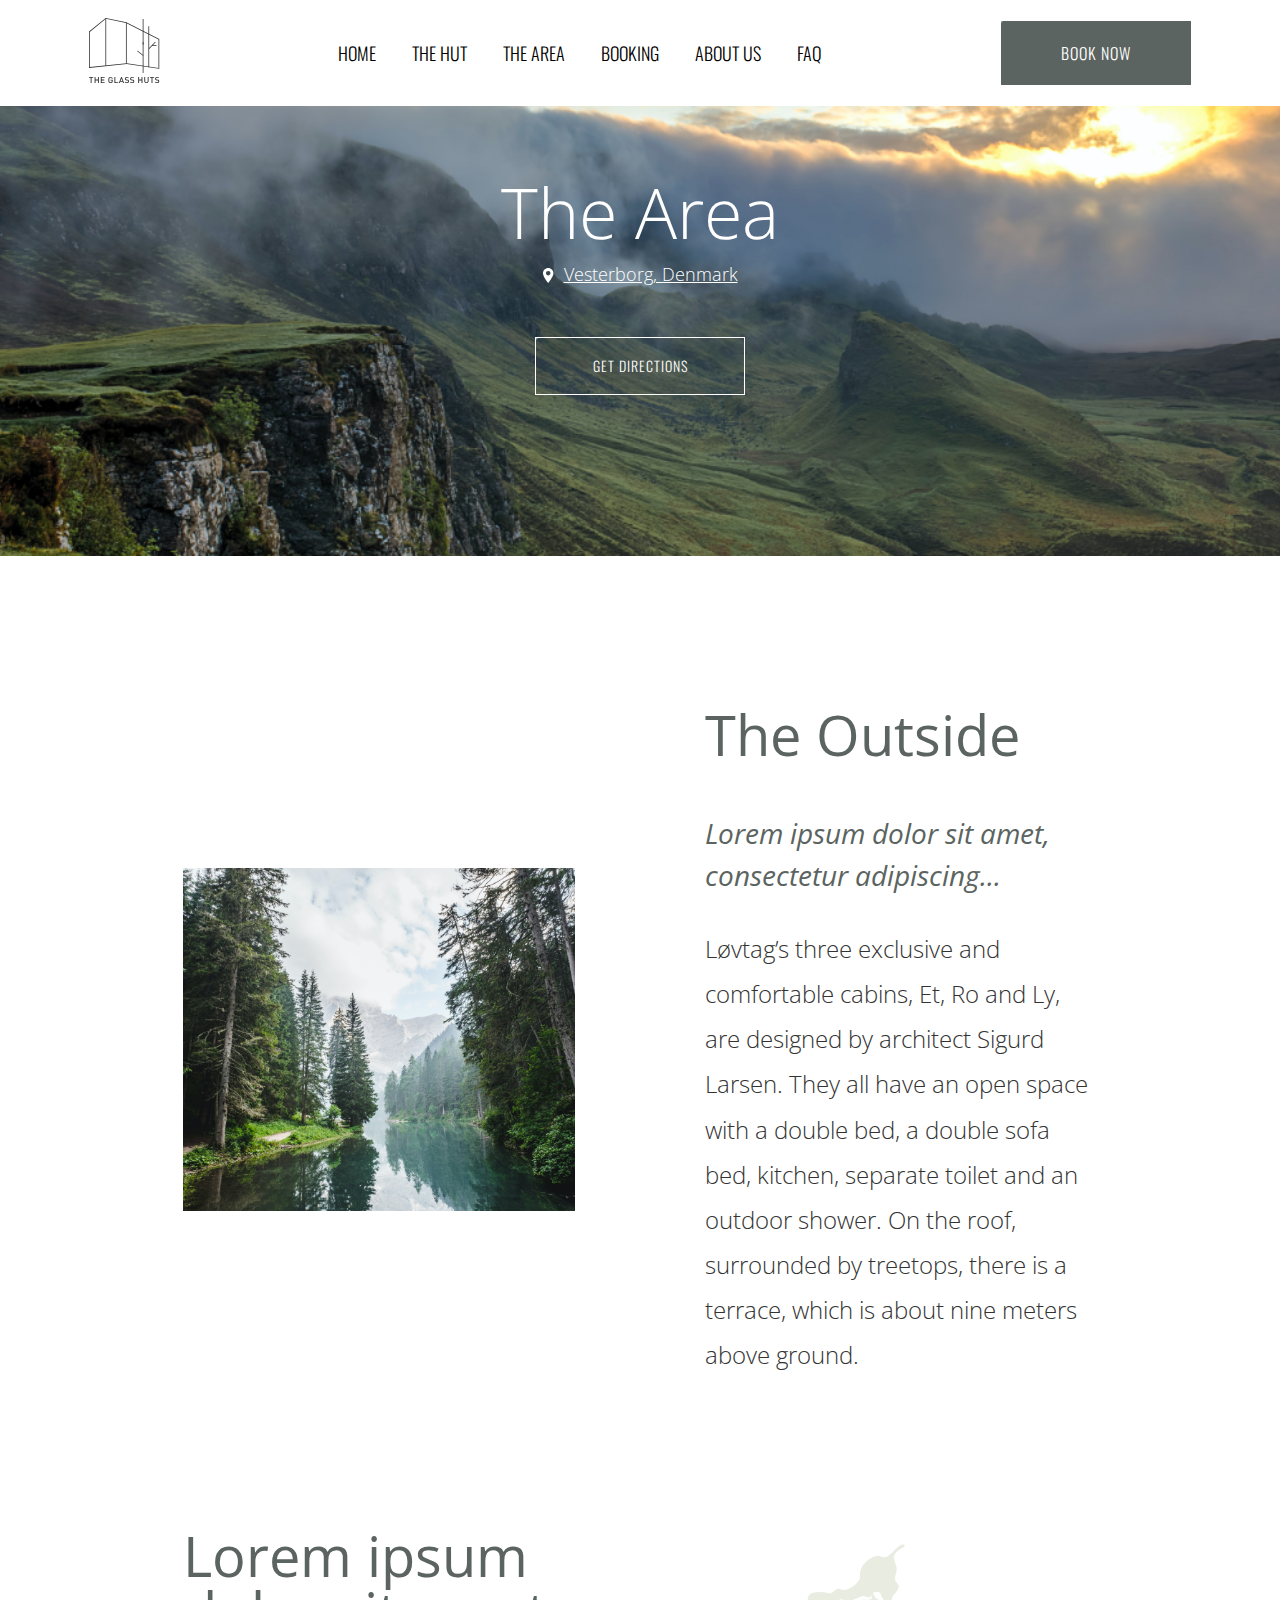
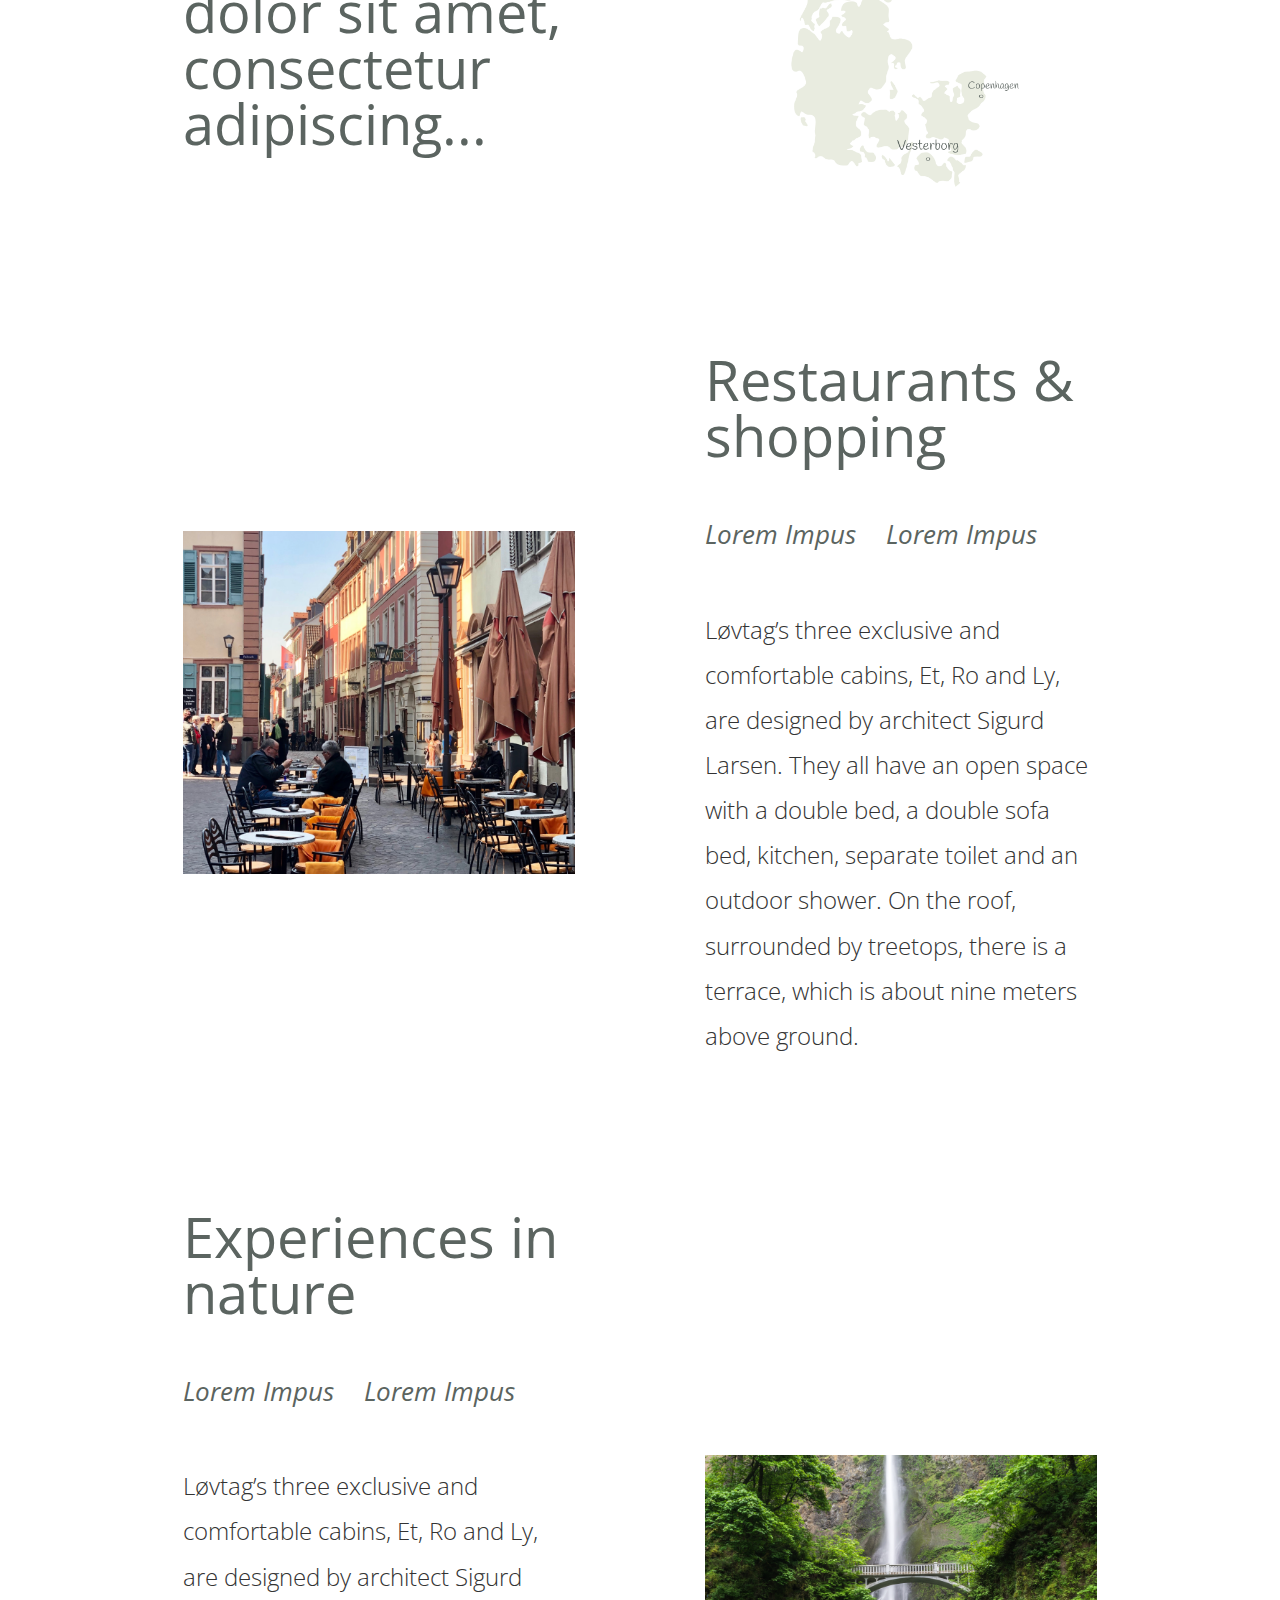
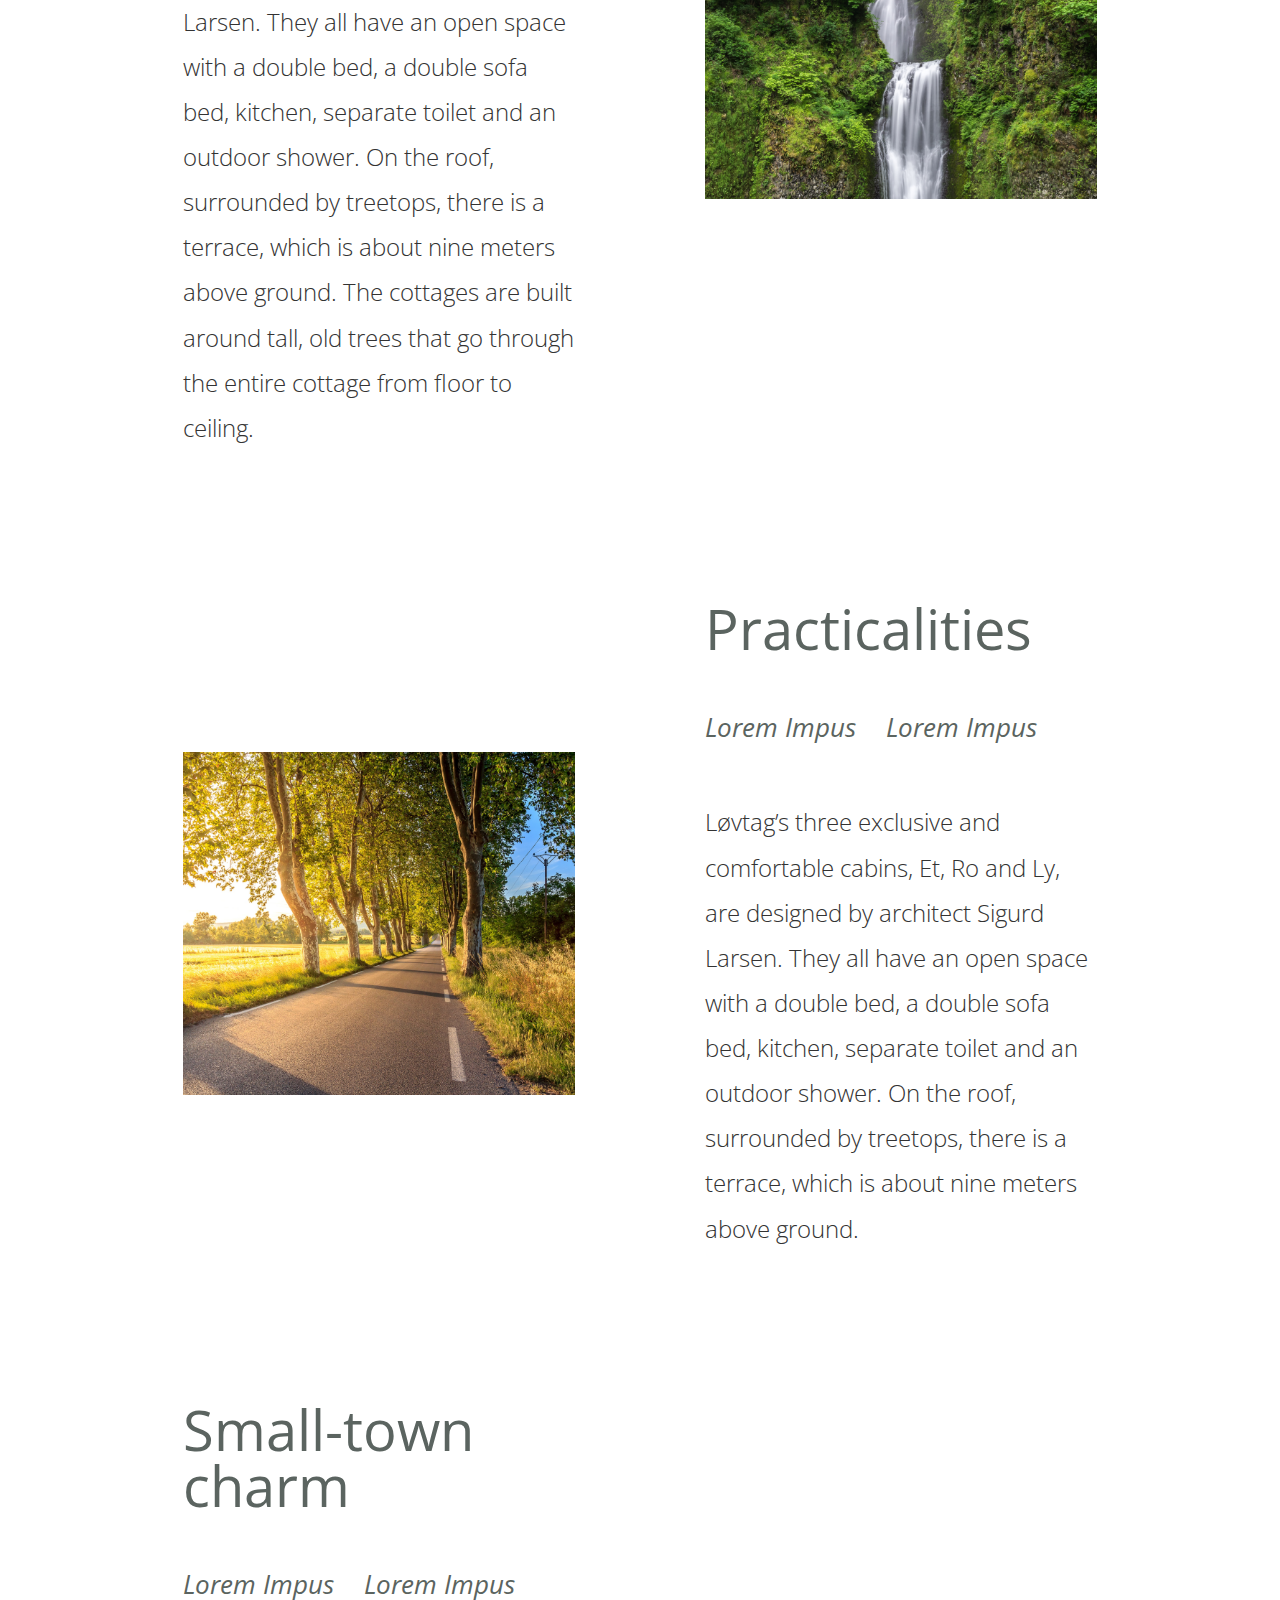
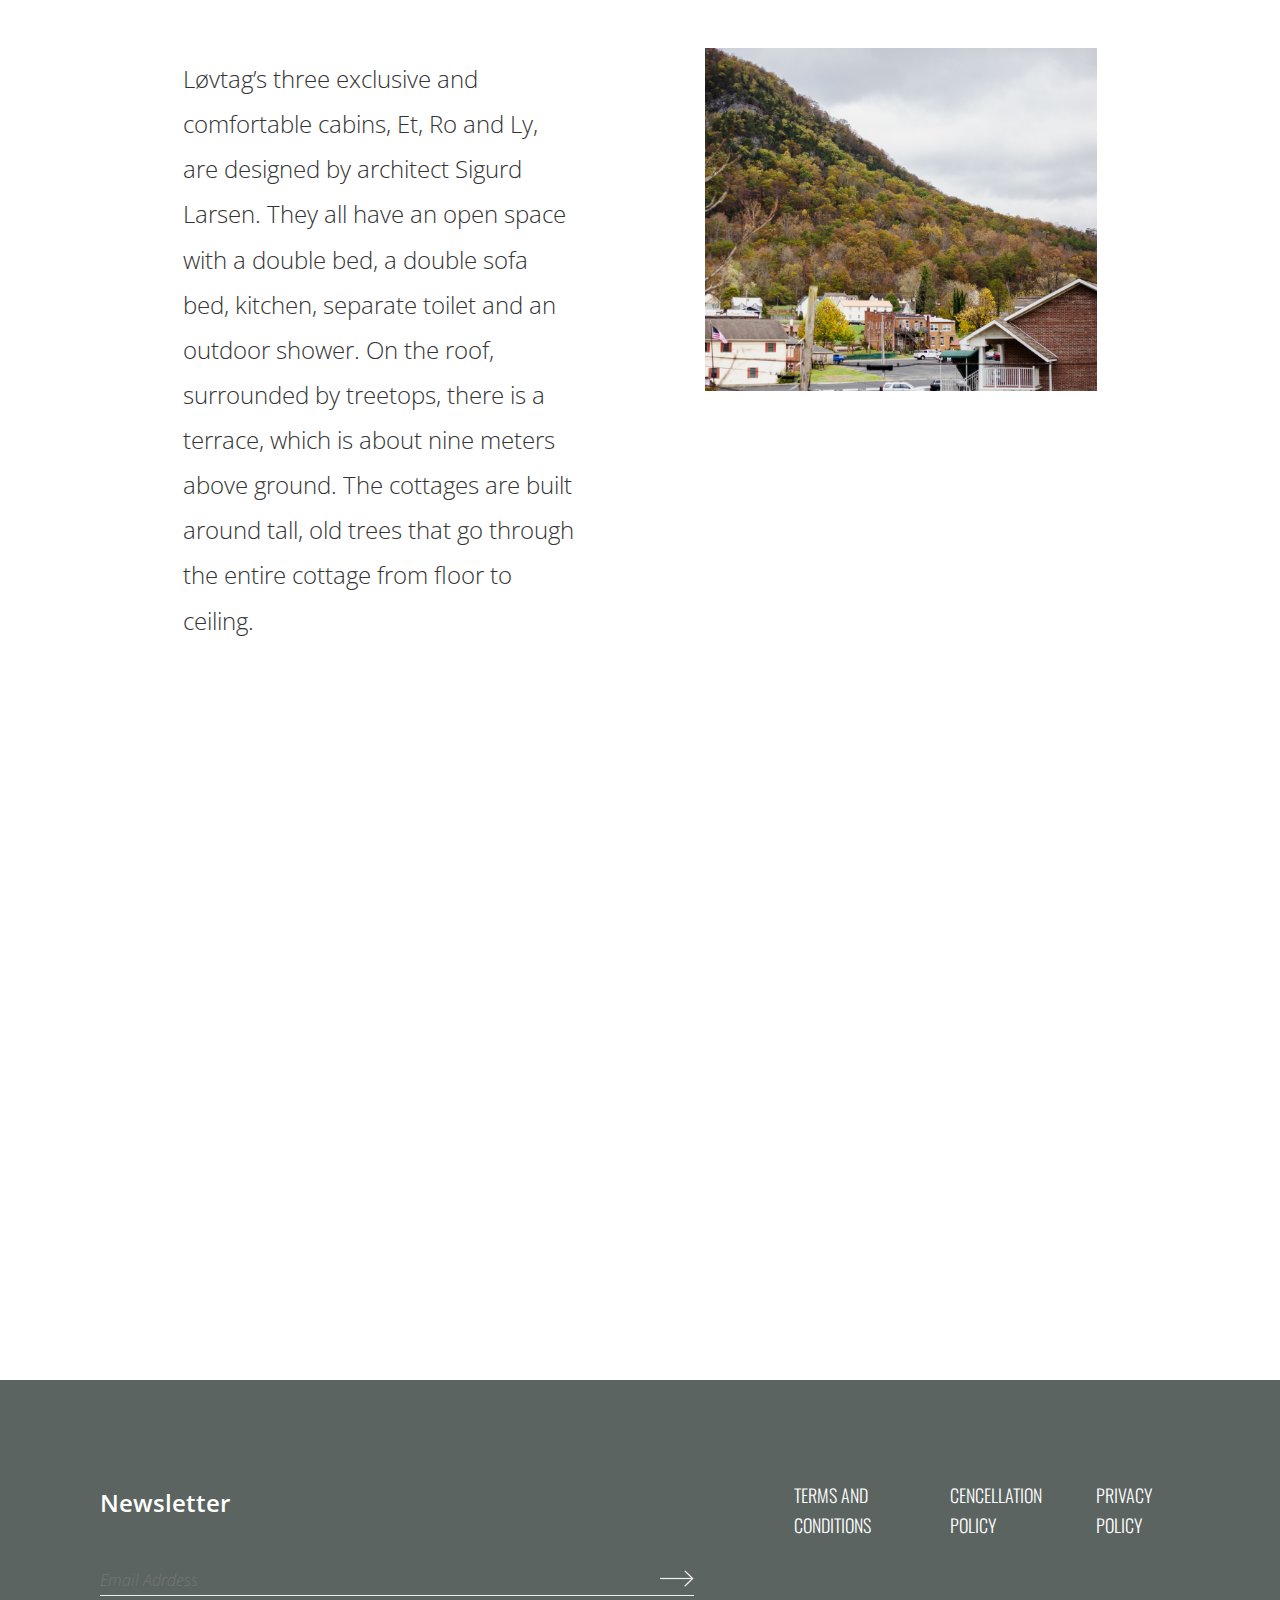
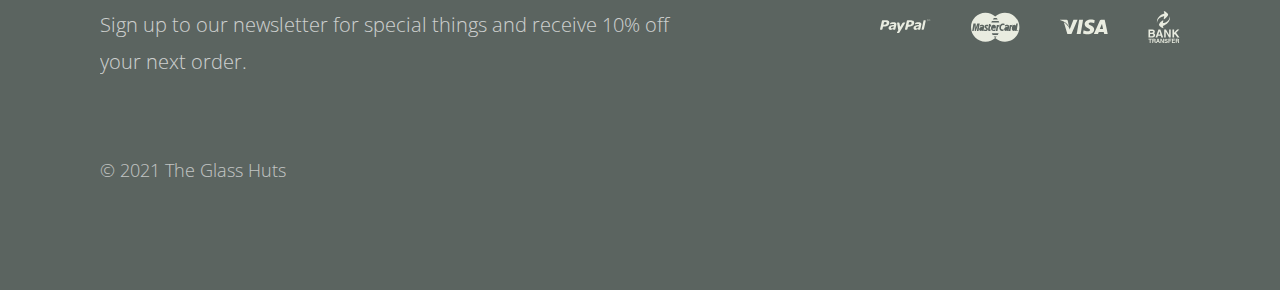
<file: pages/theArea/index.html>
<!DOCTYPE html>
<html lang="en" dir="ltr">
  <head>
    <meta charset="utf-8">
    <meta name="viewport" content="width=device-width, initial-scale=1" />
    <title>The Glass Huts</title>
    <link rel="stylesheet" href="src/style.css">
    <link rel="shortcut icon" href="https://cdn-icons-png.flaticon.com/512/235/235889.png">
  </head>
  <body>
    <header class="header">
      <article class="header__logo">
        <svg width="71" height="66" viewBox="0 0 71 66" fill="none" xmlns="http://www.w3.org/2000/svg">
        <path d="M4.22822 59.8488V59.0285H0V59.8488H1.65746V65.0495H2.57076V59.8488H4.22822Z" fill="#333333"/>
        <path d="M9.87349 65.0495V59.0285H8.96019V61.5993H6.51628V59.0285H5.60299V65.0495H6.51628V62.4196H8.96019V65.0495H9.87349Z" fill="#333333"/>
        <path d="M15.6358 65.0495V64.2292H12.7014V62.4196H15.2045V61.6077H12.7014V59.8488H15.6358V59.0285H11.7881V65.0495H15.6358Z" fill="#333333"/>
        <path d="M23.7351 62.7155V61.7938H21.5364V62.5718H22.8218V62.91C22.8218 63.1073 22.7993 63.2821 22.7542 63.4343C22.7091 63.5865 22.6301 63.7275 22.5174 63.8571C22.399 63.9925 22.2552 64.0967 22.0861 64.17C21.917 64.2433 21.7338 64.28 21.5364 64.28C21.356 64.28 21.1897 64.249 21.0375 64.187C20.8853 64.1193 20.7556 64.0291 20.6485 63.9163C20.5752 63.8374 20.5132 63.7529 20.4625 63.6627C20.4174 63.5668 20.3807 63.4512 20.3525 63.3159C20.33 63.175 20.3131 63.003 20.3018 62.8001C20.2905 62.5971 20.2849 62.3434 20.2849 62.039C20.2849 61.7346 20.2905 61.4837 20.3018 61.2864C20.3131 61.0834 20.33 60.9143 20.3525 60.779C20.3807 60.6381 20.4174 60.5225 20.4625 60.4323C20.5132 60.3365 20.5752 60.2491 20.6485 60.1701C20.7556 60.0574 20.8853 59.9672 21.0375 59.8995C21.1897 59.8319 21.356 59.7981 21.5364 59.7981C21.8747 59.7981 22.1509 59.8911 22.3652 60.0771C22.5794 60.2575 22.726 60.514 22.8049 60.8467H23.7267C23.6816 60.5873 23.6026 60.3449 23.4899 60.1194C23.3771 59.8939 23.2277 59.6966 23.0417 59.5275C22.8613 59.3583 22.6442 59.2258 22.3905 59.13C22.1425 59.0285 21.8578 58.9778 21.5364 58.9778C21.2151 58.9778 20.9219 59.0342 20.657 59.1469C20.3976 59.254 20.1637 59.4119 19.9551 59.6205C19.8085 59.7671 19.6958 59.9221 19.6168 60.0856C19.5379 60.2491 19.4787 60.4267 19.4392 60.6183C19.4054 60.81 19.3857 61.0242 19.38 61.261C19.3744 61.4922 19.3716 61.7515 19.3716 62.039C19.3716 62.3265 19.3744 62.5887 19.38 62.8255C19.3857 63.0566 19.4054 63.268 19.4392 63.4597C19.4787 63.6514 19.5379 63.829 19.6168 63.9925C19.6958 64.1559 19.8085 64.311 19.9551 64.4576C20.1637 64.6661 20.4005 64.8268 20.6654 64.9396C20.9304 65.0467 21.2207 65.1002 21.5364 65.1002C21.8578 65.1002 22.1566 65.0467 22.4328 64.9396C22.7091 64.8325 22.9628 64.6577 23.1939 64.4153C23.3912 64.201 23.5293 63.9614 23.6083 63.6965C23.6928 63.4315 23.7351 63.1045 23.7351 62.7155Z" fill="#333333"/>
        <path d="M29.2353 65.0495V64.2292H26.3347V59.0285H25.4214V65.0495H29.2353Z" fill="#333333"/>
        <path d="M35.0467 65.0495L32.8396 59.0285H32.1039L29.8968 65.0495H30.8692L31.2836 63.8402H33.6599L34.0742 65.0495H35.0467ZM33.4062 63.0622H31.5542L32.4929 60.39L33.4062 63.0622Z" fill="#333333"/>
        <path d="M40.0022 63.3328C40.0022 63.0735 39.9599 62.8396 39.8754 62.631C39.7964 62.4224 39.6752 62.2448 39.5117 62.0982C39.3821 61.9855 39.2327 61.8953 39.0635 61.8276C38.8944 61.7543 38.6689 61.6951 38.387 61.65L37.702 61.5485C37.4089 61.5034 37.1834 61.4104 37.0255 61.2695C36.9466 61.1962 36.8874 61.1144 36.8479 61.0242C36.8141 60.9284 36.7972 60.8241 36.7972 60.7114C36.7972 60.4407 36.8902 60.2181 37.0763 60.0433C37.2679 59.8629 37.5414 59.7727 37.8965 59.7727C38.1502 59.7727 38.3842 59.8065 38.5984 59.8742C38.8183 59.9362 39.0213 60.0574 39.2073 60.2378L39.7908 59.6628C39.5315 59.4203 39.2552 59.2456 38.9621 59.1385C38.6689 59.0313 38.3222 58.9778 37.9219 58.9778C37.6062 58.9778 37.3243 59.0201 37.0763 59.1046C36.8282 59.1892 36.6168 59.3104 36.442 59.4683C36.2729 59.6261 36.1404 59.815 36.0446 60.0348C35.9544 60.2491 35.9093 60.4858 35.9093 60.7452C35.9093 61.2357 36.0559 61.619 36.349 61.8953C36.6196 62.1489 37.0002 62.3096 37.4906 62.3773L38.201 62.4787C38.3814 62.5069 38.5167 62.5379 38.6069 62.5718C38.6971 62.6056 38.7817 62.6592 38.8606 62.7324C39.0184 62.8734 39.0974 63.082 39.0974 63.3582C39.0974 63.6514 38.9874 63.8797 38.7676 64.0432C38.5533 64.201 38.2489 64.28 37.8543 64.28C37.5442 64.28 37.2651 64.2405 37.0171 64.1616C36.769 64.077 36.5351 63.9248 36.3152 63.7049L35.7063 64.3053C35.9938 64.5985 36.3067 64.8043 36.645 64.9227C36.9832 65.0411 37.3807 65.1002 37.8373 65.1002C38.1531 65.1002 38.4434 65.0608 38.7084 64.9819C38.9733 64.9029 39.2017 64.7874 39.3933 64.6351C39.585 64.4829 39.7344 64.2969 39.8415 64.077C39.9486 63.8571 40.0022 63.6091 40.0022 63.3328Z" fill="#333333"/>
        <path d="M45.2458 63.3328C45.2458 63.0735 45.2036 62.8396 45.119 62.631C45.0401 62.4224 44.9189 62.2448 44.7554 62.0982C44.6257 61.9855 44.4763 61.8953 44.3072 61.8276C44.1381 61.7543 43.9125 61.6951 43.6307 61.65L42.9457 61.5485C42.6525 61.5034 42.427 61.4104 42.2692 61.2695C42.1903 61.1962 42.1311 61.1144 42.0916 61.0242C42.0578 60.9284 42.0409 60.8241 42.0409 60.7114C42.0409 60.4407 42.1339 60.2181 42.3199 60.0433C42.5116 59.8629 42.785 59.7727 43.1402 59.7727C43.3939 59.7727 43.6278 59.8065 43.8421 59.8742C44.0619 59.9362 44.2649 60.0574 44.4509 60.2378L45.0344 59.6628C44.7751 59.4203 44.4989 59.2456 44.2057 59.1385C43.9125 59.0313 43.5658 58.9778 43.1656 58.9778C42.8499 58.9778 42.568 59.0201 42.3199 59.1046C42.0719 59.1892 41.8605 59.3104 41.6857 59.4683C41.5166 59.6261 41.3841 59.815 41.2882 60.0348C41.198 60.2491 41.1529 60.4858 41.1529 60.7452C41.1529 61.2357 41.2995 61.619 41.5927 61.8953C41.8633 62.1489 42.2438 62.3096 42.7343 62.3773L43.4446 62.4787C43.625 62.5069 43.7603 62.5379 43.8505 62.5718C43.9407 62.6056 44.0253 62.6592 44.1042 62.7324C44.2621 62.8734 44.341 63.082 44.341 63.3582C44.341 63.6514 44.2311 63.8797 44.0112 64.0432C43.797 64.201 43.4925 64.28 43.0979 64.28C42.7878 64.28 42.5088 64.2405 42.2607 64.1616C42.0127 64.077 41.7787 63.9248 41.5588 63.7049L40.95 64.3053C41.2375 64.5985 41.5504 64.8043 41.8886 64.9227C42.2269 65.0411 42.6243 65.1002 43.081 65.1002C43.3967 65.1002 43.687 65.0608 43.952 64.9819C44.217 64.9029 44.4453 64.7874 44.637 64.6351C44.8287 64.4829 44.9781 64.2969 45.0852 64.077C45.1923 63.8571 45.2458 63.6091 45.2458 63.3328Z" fill="#333333"/>
        <path d="M53.4493 65.0495V59.0285H52.536V61.5993H50.092V59.0285H49.1788V65.0495H50.092V62.4196H52.536V65.0495H53.4493Z" fill="#333333"/>
        <path d="M59.5921 63.02V59.0285H58.6788V62.9777C58.6788 63.3836 58.5632 63.7021 58.3321 63.9333C58.1066 64.1644 57.8049 64.28 57.4272 64.28C57.0495 64.28 56.7479 64.1644 56.5224 63.9333C56.2969 63.7021 56.1841 63.3836 56.1841 62.9777V59.0285H55.2708V63.02C55.2708 63.33 55.3244 63.6147 55.4315 63.8741C55.5443 64.1278 55.6965 64.3448 55.8881 64.5252C56.0798 64.7056 56.3082 64.8466 56.5731 64.948C56.8381 65.0495 57.1228 65.1002 57.4272 65.1002C57.7317 65.1002 58.0163 65.0495 58.2813 64.948C58.5463 64.8466 58.7746 64.7056 58.9663 64.5252C59.1636 64.3448 59.3158 64.1278 59.4229 63.8741C59.5357 63.6147 59.5921 63.33 59.5921 63.02Z" fill="#333333"/>
        <path d="M65.104 59.8488V59.0285H60.8758V59.8488H62.5333V65.0495H63.4466V59.8488H65.104Z" fill="#333333"/>
        <path d="M70.2419 63.3328C70.2419 63.0735 70.1996 62.8396 70.115 62.631C70.0361 62.4224 69.9149 62.2448 69.7514 62.0982C69.6218 61.9855 69.4724 61.8953 69.3032 61.8276C69.1341 61.7543 68.9086 61.6951 68.6267 61.65L67.9417 61.5485C67.6486 61.5034 67.4231 61.4104 67.2652 61.2695C67.1863 61.1962 67.1271 61.1144 67.0876 61.0242C67.0538 60.9284 67.0369 60.8241 67.0369 60.7114C67.0369 60.4407 67.1299 60.2181 67.316 60.0433C67.5076 59.8629 67.7811 59.7727 68.1362 59.7727C68.3899 59.7727 68.6239 59.8065 68.8381 59.8742C69.058 59.9362 69.2609 60.0574 69.447 60.2378L70.0305 59.6628C69.7711 59.4203 69.4949 59.2456 69.2018 59.1385C68.9086 59.0313 68.5619 58.9778 68.1616 58.9778C67.8459 58.9778 67.564 59.0201 67.316 59.1046C67.0679 59.1892 66.8565 59.3104 66.6817 59.4683C66.5126 59.6261 66.3801 59.815 66.2843 60.0348C66.1941 60.2491 66.149 60.4858 66.149 60.7452C66.149 61.2357 66.2956 61.619 66.5887 61.8953C66.8593 62.1489 67.2399 62.3096 67.7303 62.3773L68.4407 62.4787C68.6211 62.5069 68.7564 62.5379 68.8466 62.5718C68.9368 62.6056 69.0213 62.6592 69.1003 62.7324C69.2581 62.8734 69.3371 63.082 69.3371 63.3582C69.3371 63.6514 69.2271 63.8797 69.0072 64.0432C68.793 64.201 68.4886 64.28 68.094 64.28C67.7839 64.28 67.5048 64.2405 67.2568 64.1616C67.0087 64.077 66.7748 63.9248 66.5549 63.7049L65.946 64.3053C66.2335 64.5985 66.5464 64.8043 66.8847 64.9227C67.2229 65.0411 67.6204 65.1002 68.077 65.1002C68.3928 65.1002 68.6831 65.0608 68.9481 64.9819C69.213 64.9029 69.4413 64.7874 69.633 64.6351C69.8247 64.4829 69.9741 64.2969 70.0812 64.077C70.1883 63.8571 70.2419 63.6091 70.2419 63.3328Z" fill="#333333"/>
        <path fill-rule="evenodd" clip-rule="evenodd" d="M37.728 45.1436L69.4794 49.9608V21.4259L37.0483 5.02082L16.8949 0.839514L0.787064 13.8923V49.1202L37.728 45.1436ZM0.00646973 49.9893V13.5202L16.691 0L37.3083 4.27753L70.26 20.946V50.8687L37.7109 45.9305L0.00646973 49.9893Z" fill="#333333"/>
        <path fill-rule="evenodd" clip-rule="evenodd" d="M66.6902 24.2088L60.1852 30.9739L59.6226 30.4329L66.1275 23.6677L66.6902 24.2088Z" fill="#333333"/>
        <path fill-rule="evenodd" clip-rule="evenodd" d="M48.6938 32.7363L54.4182 37.1597L53.9409 37.7774L48.2166 33.354L48.6938 32.7363Z" fill="#333333"/>
        <path fill-rule="evenodd" clip-rule="evenodd" d="M59.3882 49.1775L59.3882 8.19632L60.1688 8.19632L60.1688 49.1775L59.3882 49.1775Z" fill="#333333"/>
        <path fill-rule="evenodd" clip-rule="evenodd" d="M53.713 26.8202L53.713 1.04081L54.4936 1.0408L54.4936 26.8202L53.713 26.8202Z" fill="#333333"/>
        <path fill-rule="evenodd" clip-rule="evenodd" d="M53.713 54.9019L53.713 24.0684L54.4936 24.0684L54.4936 54.9019L53.713 54.9019Z" fill="#333333"/>
        <path fill-rule="evenodd" clip-rule="evenodd" d="M67.4497 27.9713H63.0264V27.1907H67.4497V27.9713Z" fill="#333333"/>
        <path fill-rule="evenodd" clip-rule="evenodd" d="M16.3989 47.7465V0.520508H17.1795V47.7465H16.3989Z" fill="#333333"/>
        <path fill-rule="evenodd" clip-rule="evenodd" d="M36.9546 45.6648V4.68359H37.7352V45.6648H36.9546Z" fill="#333333"/>
      </article>
      <nav class="header__nav">
        <a href="../../index.html">home</a>
        <a href="../theHut/index.html">the hut</a>
        <a href="index.html">the area</a>
        <a href="../booking/index.html">booking</a>
        <a href="../aboutUs/index.html">about us</a>
        <a href="../faq/index.html">faq</a>
      </nav>
      <a href="../booking/index.html"> <button type="button" name="button">book now</button> </a>
    </header>
    <section class="container1">

      <div class="menu-button" onclick="myFunction(this)">
        <div class="bar1"></div>
        <div class="bar2"></div>
        <div class="bar3"></div>
      </div>
      <div class="container1__menu">
        <div class="container1__nav">
          <ul>
            <li><a href="../../index.html">home</a></li>
            <li><a href="../theHut/index.html">the hut</a></li>
            <li><a href="index.html">the area</a></li>
            <li><a href="../booking/index.html">booking</a></li>
            <li><a href="../aboutUs/index.html">about us</a></li>
            <li><a href="../faq/index.html">faq</a></li>
          </ul>
        </div>
      </div>
      <div class="container1__content">
        <h2>The Area</h2>
        <p>
          <svg width="11" height="15" viewBox="0 0 11 15" fill="none" xmlns="http://www.w3.org/2000/svg">
          <path d="M5.21393 0C2.33899 0 0 2.33899 0 5.21393C0 8.82742 5.21906 15 5.21906 15C5.21906 15 10.4279 8.64972 10.4279 5.21393C10.4279 2.33899 8.08896 0 5.21393 0ZM6.78708 6.74057C6.3533 7.17426 5.78366 7.39114 5.21393 7.39114C4.64429 7.39114 4.07446 7.17426 3.64087 6.74057C2.77341 5.8732 2.77341 4.46182 3.64087 3.59436C4.06091 3.17413 4.61966 2.94269 5.21393 2.94269C5.8082 2.94269 6.36685 3.17422 6.78708 3.59436C7.65454 4.46182 7.65454 5.8732 6.78708 6.74057Z" fill="white"/>
          </svg>
          <span>Vesterborg, Denmark</span>
        </p>
        <a href="https://goo.gl/maps/7aYDB5kukLqkktz97">get directions</a>
      </div>
    </section>
    <section class="container2">
      <article class="container2__content">
        <div class="container2__left">
          <img src="images/image1.png" alt="image">
        </div>
        <div class="container2__right">
          <h2>The Outside</h2>
          <h3>Lorem ipsum dolor sit amet, consectetur adipiscing...</h3>
          <p>Løvtag’s three exclusive and comfortable cabins, Et, Ro and Ly, are designed by architect Sigurd Larsen.
             They all have an open space with a double bed, a double sofa bed, kitchen, separate toilet and an outdoor shower. On the roof, surrounded by treetops, there is a terrace, which is about nine meters above ground.</p>
        </div>
      </article>
    </section>
    <section class="container3">
      <article class="container3__content">
        <div class="container3__left">
          <h2>Lorem ipsum dolor sit amet, consectetur adipiscing...</h2>
        </div>
        <div class="container3__right">
          <img src="images/image2.png" alt="image">
        </div>
      </article>
    </section>
    <section class="container4">
      <article class="container4__content">
        <div class="container4__left">
          <img src="images/image3.png" alt="image">
        </div>
        <div class="container4__right">
          <h2>Restaurants & shopping</h2>
          <nav>
              <a onclick="text1()">Lorem Impus</a>
              <a onclick="text2()">Lorem Impus</a>
          </nav>
          <p id="container4__text">Løvtag’s three exclusive and comfortable cabins, Et, Ro and Ly, are designed by architect Sigurd Larsen.
            They all have an open space with a double bed, a double sofa bed, kitchen, separate toilet and an outdoor shower. On the roof, surrounded by treetops, there is a terrace, which is about nine meters above ground.</p>
        </div>
      </article>
    </section>
    <section class="container5 container3">
      <article class="container3__content">
        <div class="container3__left">
          <h2>Experiences in nature</h2>
          <nav>
              <a onclick="text3()">Lorem Impus</a>
              <a onclick="text4()">Lorem Impus</a>
          </nav>
          <p id="container5__text">Løvtag’s three exclusive and comfortable cabins, Et, Ro and Ly, are designed by architect Sigurd Larsen. They all have an open space with a double bed, a double sofa bed, kitchen, separate toilet and an outdoor shower.
            On the roof, surrounded by treetops, there is a terrace, which is about nine meters above ground. The cottages are built around tall, old trees that go through the entire cottage from floor to ceiling. </p>
        </div>
        <div class="container3__right">
          <img src="images/image4.png" alt="image">
        </div>
      </article>
    </section>
    <section class="container6 container4">
      <article class="container4__content">
        <div class="container4__left">
          <img src="images/image5.png" alt="image">
        </div>
        <div class="container4__right">
          <h2>Practicalities</h2>
          <nav>
              <a onclick="text5()">Lorem Impus</a>
              <a onclick="text6()">Lorem Impus</a>
          </nav>
          <p id="container6__text">Løvtag’s three exclusive and comfortable cabins, Et, Ro and Ly, are designed by architect Sigurd Larsen.
            They all have an open space with a double bed, a double sofa bed, kitchen, separate toilet and an outdoor shower. On the roof, surrounded by treetops, there is a terrace, which is about nine meters above ground. </p>
        </div>
      </article>
    </section>
    <section class="container7 container3">
      <article class="container3__content">
        <div class="container3__left">
          <h2>Small-town charm</h2>
          <nav>
              <a onclick="text7()">Lorem Impus</a>
              <a onclick="text8()">Lorem Impus</a>
          </nav>
          <p id="container7__text">Løvtag’s three exclusive and comfortable cabins, Et, Ro and Ly, are designed by architect Sigurd Larsen. They all have an open space with a double bed, a double sofa bed, kitchen, separate toilet and an outdoor shower.
             On the roof, surrounded by treetops, there is a terrace, which is about nine meters above ground. The cottages are built around tall, old trees that go through the entire cottage from floor to ceiling. </p>
        </div>
        <div class="container3__right">
          <img src="images/image6.png" alt="image">
        </div>
      </article>
    </section>
    <section class="container8">
      <iframe src="https://www.google.com/maps/embed?pb=!1m18!1m12!1m3!1d1516.7053360416912!2d10.216431473856018!3d56.09359370953682!2m3!1f0!2f0!3f0!3m2!1i1024!2i768!4f13.1!3m3!1m2!1s0x464c4103d1e9841b%3A0x373abb4139905c2d!2sAarhus%20Golf%20Club!5e0!3m2!1sru!2s!4v1682217075845!5m2!1sru!2s"
      width="100%" height="600" style="border:0;" allowfullscreen="" loading="lazy" referrerpolicy="no-referrer-when-downgrade"></iframe>
    </section>
    <footer class="footer">
      <article class="footer__left">
        <h4>Newsletter</h4>
        <form class="footer__form" onsubmit="location.reload()">
          <input type="email" name="" value="" placeholder="Email Adrdess">
          <button type="submit" name="button"> <img src="images/submit.png" alt="button"> </button>
        </form>
        <p>Sign up to our newsletter for special things and receive 10% off your next order.</p>
        <span>© 2021 The Glass Huts</span>
      </article>
      <article class="footer__right">
        <div class="footer__nav">
          <a href="#">TERMS AND CONDITIONS</a>
          <a href="#">CENCELLATION POLICY</a>
          <a href="#">PRIVACY POLICY</a>
        </div>
        <div class="footer__icons">
          <svg width="51" height="51" viewBox="0 0 51 51" fill="none" xmlns="http://www.w3.org/2000/svg">
          <g clip-path="url(#clip0_2_1230)">
          <path d="M9.03506 20.604C8.87006 20.273 8.60906 20 8.28506 19.795C7.94706 19.588 7.54806 19.443 7.09206 19.357C6.62806 19.273 6.09206 19.235 5.47106 19.229L2.60406 19.231C2.30606 19.235 2.01406 19.467 1.94406 19.755L0.0150578 28.157C-0.0549422 28.441 0.132058 28.679 0.430058 28.679H1.80306C2.10106 28.679 2.39606 28.448 2.46206 28.157L2.93306 26.117C2.99606 25.833 3.29006 25.596 3.59106 25.596H3.98406C5.66306 25.594 6.96306 25.251 7.89706 24.564C8.83606 23.876 9.29906 22.967 9.29906 21.841C9.29806 21.348 9.21706 20.934 9.03506 20.604ZM6.07406 23.349C5.65906 23.653 5.08206 23.805 4.33806 23.805H4.00206C3.70306 23.805 3.52006 23.569 3.58506 23.281L3.99806 21.497C4.05606 21.211 4.35706 20.974 4.65206 20.976L5.10206 20.973C5.62706 20.973 6.02806 21.064 6.29606 21.24C6.56106 21.414 6.69406 21.691 6.69206 22.058C6.70006 22.616 6.48706 23.045 6.07406 23.349Z" fill="#E9ECE0"/>
          <path d="M48.175 19.8871L48.089 19.9131L47.974 19.9291L47.833 19.9071L47.761 19.8371L47.728 19.7271L47.726 19.5621V18.9511H48.185V18.7621H47.726V18.3811H47.499V18.7621H47.345V18.9511H47.499V19.6621L47.605 20.0141L47.917 20.1261L48.048 20.1151L48.187 20.0881V19.8871H48.175Z" fill="#E9ECE0"/>
          <path d="M50.304 18.8591L49.976 18.7241L49.734 18.7731L49.488 18.9391L49.345 18.7801L49.113 18.7251L48.89 18.7741L48.679 18.9101V18.7621H48.456V20.0971H48.678V19.1001L48.865 18.9841L49.051 18.9381L49.203 18.9651L49.278 19.0421L49.311 19.1701L49.322 19.3351V20.0981H49.545V19.2441L49.541 19.1731L49.537 19.1081L49.727 18.9871L49.915 18.9401L50.062 18.9671L50.142 19.0441L50.17 19.1731L50.185 19.3361V20.0991H50.409V19.2321L50.304 18.8591Z" fill="#E9ECE0"/>
          <path d="M15.656 21.8049C15.138 21.5129 14.32 21.3669 13.202 21.3669C12.649 21.3669 12.098 21.4099 11.541 21.4959C11.13 21.5589 11.09 21.5709 10.837 21.6259C10.315 21.7399 10.233 22.2609 10.233 22.2609L10.065 22.9519C9.96999 23.3929 10.224 23.3759 10.33 23.3389C10.558 23.2709 10.685 23.2009 11.151 23.0969C11.596 22.9959 12.065 22.9199 12.437 22.9249C12.986 22.9249 13.406 22.9829 13.686 23.1009C13.962 23.2209 14.1 23.4269 14.1 23.7249L14.076 23.9189L13.878 24.0409C13.099 24.0899 12.536 24.1619 11.853 24.2609C11.185 24.3539 10.599 24.5169 10.112 24.7399C9.58899 24.9699 9.20099 25.2789 8.92999 25.6719C8.66799 26.0669 8.53699 26.5459 8.53699 27.1079C8.53699 27.6369 8.72699 28.0739 9.09599 28.4119C9.46699 28.7439 9.95699 28.9059 10.543 28.9059C10.914 28.9039 11.201 28.8749 11.405 28.8259L12.07 28.5969L12.633 28.2849L13.151 27.9429L13.158 27.9529L13.106 28.1729L13.103 28.1819V28.1839C13.047 28.4519 13.209 28.6719 13.47 28.6979L13.475 28.7039H13.499H14.552H14.75L14.768 28.6959C15.042 28.6639 15.299 28.4439 15.359 28.1819L16.36 23.8489L16.412 23.4959L16.436 23.1649C16.44 22.5509 16.175 22.0959 15.656 21.8049ZM13.442 26.6769L13.228 26.9589L12.688 27.2379C12.434 27.3409 12.193 27.3929 11.97 27.3929C11.632 27.3929 11.367 27.3439 11.188 27.2439L10.923 26.7289C10.923 26.4499 10.987 26.2289 11.124 26.0589L11.706 25.6629C11.955 25.5789 12.259 25.5079 12.611 25.4589C12.925 25.4199 13.545 25.3489 13.626 25.3469L13.721 25.5139C13.702 25.6089 13.526 26.3449 13.442 26.6769Z" fill="#E9ECE0"/>
          <path d="M40.594 21.8111C40.073 21.5191 39.256 21.3721 38.141 21.3721C37.588 21.3721 37.036 21.4151 36.481 21.5041C36.069 21.5641 36.028 21.5771 35.774 21.6311C35.253 21.7441 35.172 22.2671 35.172 22.2671L35.004 22.9571C34.91 23.3981 35.158 23.3781 35.274 23.3441C35.503 23.2761 35.626 23.2091 36.088 23.1011C36.531 23.0011 37.004 22.9271 37.377 22.9291C37.924 22.9291 38.344 22.9881 38.623 23.1061C38.901 23.2261 39.037 23.4341 39.037 23.7291L39.016 23.9221L38.82 24.0471C38.033 24.0941 37.469 24.1661 36.793 24.2651C36.127 24.3581 35.539 24.5201 35.051 24.7441C34.53 24.9751 34.137 25.2841 33.869 25.6781C33.604 26.0731 33.475 26.5511 33.475 27.1081C33.475 27.6411 33.663 28.0781 34.037 28.4141C34.41 28.7451 34.895 28.9111 35.481 28.9111C35.85 28.9071 36.137 28.8831 36.342 28.8301L37.005 28.6041L37.573 28.2921L38.087 27.9461L38.096 27.9571L38.049 28.1791L38.044 28.1831L38.046 28.1871C37.984 28.4551 38.147 28.6771 38.411 28.7011L38.413 28.7061H38.437C38.61 28.7061 39.208 28.7061 39.493 28.7061H39.687L39.708 28.6991C39.979 28.6661 40.235 28.4461 40.292 28.1811L41.296 23.8541L41.349 23.4991L41.378 23.1671C41.379 22.5551 41.117 22.1021 40.594 21.8111ZM38.385 26.6831L38.162 26.9681L37.627 27.2451C37.373 27.3471 37.131 27.4001 36.912 27.4001C36.563 27.4001 36.305 27.3501 36.131 27.2501L35.863 26.7371C35.863 26.4571 35.928 26.2381 36.059 26.0651C36.192 25.9021 36.395 25.7681 36.647 25.6701C36.893 25.5861 37.197 25.5181 37.551 25.4671C37.863 25.4281 38.481 25.3551 38.561 25.3541L38.658 25.5211C38.644 25.6161 38.467 26.3491 38.385 26.6831Z" fill="#E9ECE0"/>
          <path d="M33.969 20.635C33.797 20.302 33.539 20.033 33.213 19.823C32.879 19.615 32.483 19.469 32.02 19.385C31.565 19.304 31.022 19.26 30.405 19.259L27.534 19.261C27.235 19.266 26.948 19.498 26.879 19.783L24.948 28.189C24.878 28.474 25.07 28.71 25.362 28.71L26.737 28.708C27.029 28.71 27.328 28.476 27.397 28.188L27.862 26.147C27.93 25.863 28.225 25.624 28.522 25.626H28.915C30.596 25.626 31.899 25.28 32.837 24.595C33.764 23.902 34.233 22.995 34.233 21.868C34.228 21.377 34.143 20.962 33.969 20.635ZM31.008 23.384C30.594 23.682 30.016 23.834 29.276 23.834H28.934C28.639 23.837 28.448 23.597 28.514 23.311L28.93 21.53C28.991 21.245 29.289 21.006 29.586 21.009L30.031 21.006C30.559 21.009 30.955 21.096 31.225 21.272C31.494 21.448 31.621 21.724 31.624 22.09C31.627 22.648 31.42 23.078 31.008 23.384Z" fill="#E9ECE0"/>
          <path d="M45.742 19.85C45.805 19.563 45.625 19.33 45.33 19.334H44.1C43.848 19.334 43.621 19.521 43.51 19.751L43.442 19.857L43.38 20.129L41.661 27.943L41.605 28.183L41.607 28.189C41.55 28.446 41.708 28.64 41.952 28.677L41.973 28.706H43.25C43.5 28.706 43.735 28.516 43.842 28.282L43.908 28.182L45.746 19.851L45.742 19.85Z" fill="#E9ECE0"/>
          <path d="M24.986 21.472C24.661 21.476 23.34 21.472 23.34 21.472C23.044 21.472 22.664 21.711 22.476 21.996C22.476 21.996 20.51 25.37 20.319 25.709L20.091 25.706L19.479 22.019C19.411 21.729 19.108 21.481 18.731 21.481L17.501 21.483C17.205 21.483 17.023 21.719 17.09 22.007C17.09 22.007 18.024 27.322 18.211 28.573C18.298 29.263 18.2 29.386 18.2 29.386L16.984 31.504C16.804 31.792 16.901 32.027 17.196 32.027L18.618 32.025C18.914 32.025 19.303 31.792 19.479 31.503L24.949 22.251C24.949 22.252 25.475 21.461 24.986 21.472Z" fill="#E9ECE0"/>
          </g>
          <defs>
          <clipPath id="clip0_2_1230">
          <rect width="50.409" height="50.409" fill="white"/>
          </clipPath>
          </defs>
          </svg>
          <svg width="49" height="30" viewBox="0 0 49 30" fill="none" xmlns="http://www.w3.org/2000/svg">
          <path d="M33.933 0.716065C30.192 0.717065 26.782 2.13507 24.212 4.46407C21.64 2.13807 18.232 0.719065 14.495 0.719065C14.464 0.719065 14.432 0.719065 14.402 0.719065C6.444 0.771065 0 7.24507 0 15.2141C0 23.2151 6.494 29.7081 14.494 29.7081C18.231 29.7081 21.639 28.2911 24.21 25.9631C23.673 25.4781 23.187 24.9411 22.728 24.3791H25.721C25.27 24.9321 24.778 25.4501 24.249 25.9321H24.247C24.235 25.9451 24.222 25.9531 24.21 25.9641C26.783 28.2941 30.195 29.7141 33.938 29.7131C41.943 29.7101 48.43 23.2181 48.428 15.2141C48.428 15.2111 48.428 15.2091 48.428 15.2071C48.429 7.20307 41.938 0.714065 33.933 0.716065ZM22.894 5.96107H25.649C26.055 6.45307 26.432 6.97107 26.774 7.51307H21.859C22.176 6.99507 22.524 6.46207 22.894 5.96107ZM21.003 9.03506H27.61C27.845 9.53706 28.053 10.0561 28.235 10.5881H20.22C20.3 10.4381 20.58 9.83406 21.003 9.03506ZM5.917 18.9061L6.796 13.3641L4.813 18.9061H3.75L3.612 13.3641L2.673 18.9061H1.184L2.418 11.5561H4.67L4.749 16.0661L6.27 11.5561H8.713L7.496 18.9061H5.917ZM11.182 18.8941L11.233 18.3071C11.209 18.3101 10.739 19.0161 9.65 19.0161C9.08 19.0161 8.16 18.7051 8.16 17.3531C8.16 15.6341 9.562 15.0641 10.897 15.0641C11.107 15.0641 11.56 15.1021 11.56 15.1021C11.56 15.1021 11.611 14.9971 11.611 14.7131C11.611 14.2461 11.191 14.1821 10.616 14.1821C9.603 14.1821 8.934 14.4531 8.934 14.4531L9.158 13.1231C9.158 13.1231 9.97 12.7831 11.027 12.7831C11.574 12.7831 13.147 12.8411 13.147 14.6441L12.541 18.8941H11.182ZM16.925 17.0221C16.925 19.0731 14.938 18.9851 14.591 18.9851C13.296 18.9851 12.896 18.8061 12.859 18.7961L13.065 17.4461C13.067 17.4341 13.715 17.6811 14.436 17.6811C14.852 17.6811 15.392 17.6401 15.392 17.1431C15.392 16.3991 13.46 16.5771 13.46 14.8101C13.46 13.2511 14.618 12.7951 15.76 12.7951C16.642 12.7951 17.184 12.9161 17.184 12.9161L16.989 14.2781C16.989 14.2781 16.152 14.2091 15.935 14.2091C15.386 14.2091 15.087 14.3291 15.087 14.7131C15.086 15.4851 16.925 15.1071 16.925 17.0221ZM19.311 17.5601C19.448 17.5601 19.603 17.5131 19.709 17.5131L19.516 18.8241C19.361 18.8671 18.922 19.0231 18.359 19.0271C17.64 19.0331 17.129 18.6311 17.129 17.7191C17.129 17.1071 18.006 12.0641 18.04 12.0311H19.583L19.426 12.9331H20.196L19.999 14.3861H19.182L18.748 17.0631C18.715 17.2761 18.774 17.5601 19.311 17.5601ZM22.705 12.7631C24.399 12.7631 24.906 14.0031 24.906 15.0201C24.906 15.4271 24.702 16.4271 24.702 16.4271H21.566C21.566 16.4271 21.276 17.6621 22.933 17.6621C23.71 17.6621 24.572 17.2821 24.572 17.2821L24.3 18.7691C24.3 18.7691 23.802 19.0231 22.67 19.0231C21.443 19.0231 20.004 18.5041 20.004 16.3241C20.005 14.4351 21.153 12.7631 22.705 12.7631ZM26.792 22.8861H21.65C21.337 22.3861 21.045 21.8731 20.794 21.3341H27.637C27.385 21.8701 27.103 22.3881 26.792 22.8861ZM26.447 18.9171H24.863L25.826 12.9351H27.263L27.125 13.8021C27.125 13.8021 27.637 12.8591 28.328 12.8591C28.529 12.8591 28.626 12.8791 28.626 12.8791C28.421 13.2971 28.24 13.6801 28.052 14.6691C26.98 14.2891 26.898 16.3621 26.447 18.9171ZM32.482 18.8241C32.482 18.8241 31.652 19.0361 31.132 19.0361C29.29 19.0361 28.355 17.7651 28.355 15.8401C28.355 12.9371 30.088 11.3911 31.869 11.3911C32.674 11.3911 33.607 11.7691 33.607 11.7691L33.355 13.4041C33.355 13.4041 32.724 12.9631 31.939 12.9631C30.889 12.9631 29.947 13.9651 29.947 15.7861C29.947 16.6831 30.386 17.5191 31.482 17.5191C32.003 17.5191 32.758 17.1401 32.758 17.1401L32.482 18.8241ZM36.197 18.8971L36.249 18.3061C36.224 18.3091 35.754 19.0151 34.666 19.0151C34.096 19.0151 33.176 18.7041 33.176 17.3521C33.176 15.6331 34.578 15.0631 35.912 15.0631C36.122 15.0631 36.576 15.1011 36.576 15.1011C36.576 15.1011 36.628 14.9971 36.628 14.7131C36.628 14.2461 36.208 14.1821 35.632 14.1821C34.619 14.1821 33.951 14.4531 33.951 14.4531L34.175 13.1231C34.175 13.1231 34.987 12.7831 36.045 12.7831C36.591 12.7831 38.165 12.8411 38.164 14.6441L37.558 18.8941C37.557 18.8971 36.197 18.8971 36.197 18.8971ZM39.404 18.9171H37.82L38.783 12.9351H40.221L40.083 13.8021C40.083 13.8021 40.596 12.8591 41.287 12.8591C41.488 12.8591 41.584 12.8791 41.584 12.8791C41.38 13.2971 41.197 13.6801 41.01 14.6691C39.937 14.2891 39.855 16.3621 39.404 18.9171ZM44.133 18.9011L44.2 18.3501C44.2 18.3501 43.688 18.9961 42.762 18.9961C41.479 18.9961 40.85 17.7571 40.85 16.4911C40.85 14.5331 42.028 12.8261 43.442 12.8261C44.352 12.8281 44.933 13.6311 44.933 13.6311L45.267 11.5661L46.814 11.5631L45.634 18.9011H44.133ZM47.185 18.6941C47.144 18.7681 47.086 18.8251 47.012 18.8691C46.939 18.9101 46.861 18.9311 46.779 18.9311C46.699 18.9311 46.622 18.9101 46.548 18.8691C46.474 18.8251 46.416 18.7681 46.375 18.6941C46.333 18.6191 46.313 18.5431 46.313 18.4621C46.313 18.3801 46.334 18.3021 46.375 18.2281C46.416 18.1541 46.477 18.0941 46.55 18.0541C46.626 18.0131 46.701 17.9921 46.779 17.9921C46.859 17.9921 46.935 18.0131 47.009 18.0541C47.085 18.0951 47.143 18.1521 47.185 18.2281C47.228 18.3031 47.247 18.3811 47.247 18.4621C47.247 18.5431 47.227 18.6201 47.185 18.6941Z" fill="#E9ECE0"/>
          </svg>
          <svg width="48" height="48" viewBox="0 0 48 48" fill="none" xmlns="http://www.w3.org/2000/svg">
          <g clip-path="url(#clip0_2_1186)">
          <path d="M19.153 16.7991L16.722 31.0651H20.61L23.043 16.7991H19.153Z" fill="#E9ECE0"/>
          <path d="M13.462 16.815L9.654 26.544L9.248 25.075C8.497 23.305 6.365 20.763 3.862 19.161L7.344 31.058L11.458 31.051L17.581 16.812L13.462 16.815Z" fill="#E9ECE0"/>
          <path d="M7.772 17.836C7.546 16.967 6.891 16.708 6.078 16.677H0.05L0 16.961C4.691 18.099 7.795 20.841 9.083 24.138L7.772 17.836Z" fill="#E9ECE0"/>
          <path d="M30.923 19.534C32.195 19.514 33.117 19.792 33.833 20.08L34.184 20.245L34.71 17.153C33.94 16.864 32.733 16.554 31.227 16.554C27.385 16.554 24.677 18.489 24.656 21.262C24.631 23.311 26.585 24.455 28.061 25.138C29.576 25.838 30.084 26.283 30.077 26.908C30.065 27.863 28.869 28.301 27.752 28.301C26.195 28.301 25.368 28.086 24.091 27.554L23.59 27.326L23.043 30.519C23.953 30.918 25.632 31.261 27.375 31.279C31.462 31.279 34.118 29.367 34.146 26.404C34.163 24.783 33.126 23.546 30.879 22.531C29.519 21.869 28.687 21.429 28.695 20.761C28.695 20.168 29.401 19.534 30.923 19.534Z" fill="#E9ECE0"/>
          <path d="M44.688 16.8149H41.684C40.751 16.8149 40.057 17.0689 39.647 17.9989L33.874 31.0729H37.957C37.957 31.0729 38.623 29.3149 38.774 28.9299C39.221 28.9299 43.188 28.9359 43.753 28.9359C43.869 29.4339 44.227 31.0729 44.227 31.0729H47.834L44.688 16.8149ZM39.893 26.0099C40.213 25.1909 41.442 22.0229 41.442 22.0229C41.421 22.0619 41.759 21.1979 41.96 20.6609L42.222 21.8909C42.222 21.8909 42.967 25.2969 43.123 26.0099H39.893Z" fill="#E9ECE0"/>
          </g>
          <defs>
          <clipPath id="clip0_2_1186">
          <rect width="47.834" height="47.834" fill="white"/>
          </clipPath>
          </defs>
          </svg>
          <svg width="32" height="32" viewBox="0 0 32 32" fill="none" xmlns="http://www.w3.org/2000/svg">
          <g clip-path="url(#clip0_2_1143)">
          <path d="M5.85298 22.2021C6.18698 22.0351 6.83498 21.7121 6.83498 20.5611C6.83498 19.7351 6.33298 18.5061 4.36798 18.5061H0.474976V26.5191H3.86798C5.50898 26.5191 5.94398 26.2401 6.40098 25.7911C6.82298 25.3811 7.09098 24.7761 7.09098 24.1431C7.09098 23.3501 6.83498 22.5691 5.85298 22.2021ZM2.08298 19.8931H4.00298C4.76098 19.8931 5.22998 20.0931 5.22998 20.7511C5.22998 21.3891 4.70698 21.6451 4.04598 21.6451H2.08298V19.8931ZM4.13398 25.1351H2.08298V22.9921H4.21398C4.81798 22.9921 5.41898 23.2631 5.41898 23.9631C5.41698 24.7761 4.94798 25.1351 4.13398 25.1351Z" fill="#E9ECE0"/>
          <path d="M0.476013 27.7881V28.5161H1.71601V31.8931H2.57101V28.5161H3.81401V27.7881H0.476013Z" fill="#E9ECE0"/>
          <path d="M28.066 21.7869L31.336 18.5049H29.172L26.114 21.7619V18.5049H24.44V26.5159H26.114V23.8049L26.895 23.0009L29.371 26.5159H31.525L28.066 21.7869Z" fill="#E9ECE0"/>
          <path d="M12.361 18.5049H10.431L7.57703 26.5169H9.33903L9.89603 24.8669H12.853L13.367 26.5159H15.185L12.361 18.5049ZM10.342 23.4809L11.369 20.3129H11.392L12.384 23.4809H10.342Z" fill="#E9ECE0"/>
          <path d="M19.829 2.805C19.327 2.212 18.774 1.659 18.124 1.18C17.802 0.938 17.458 0.715 17.081 0.515C16.701 0.319 16.312 0.13 15.847 0C15.855 0.483 15.939 0.908 16.038 1.324C16.132 1.728 16.259 2.107 16.407 2.471C16.053 2.575 15.623 2.721 15.139 2.909C14.826 3.049 14.483 3.175 14.137 3.362C13.786 3.53 13.43 3.734 13.069 3.962C12.702 4.169 12.36 4.463 12.001 4.717C11.674 5.028 11.315 5.297 11.024 5.65C10.723 5.988 10.429 6.326 10.202 6.71C10.087 6.897 9.95403 7.07 9.85803 7.261C9.76603 7.455 9.67803 7.648 9.59203 7.836C9.39703 8.2 9.30803 8.592 9.20603 8.949C9.08503 9.303 9.04203 9.65 9.00903 9.97C8.98203 10.289 8.91503 10.571 8.93103 10.831C8.93903 11.087 8.94503 11.309 8.95103 11.493C8.96203 11.856 8.96503 12.063 8.96503 12.063C8.96503 12.063 9.00403 11.858 9.07003 11.501C9.10303 11.324 9.14403 11.111 9.19103 10.865C9.22803 10.62 9.35503 10.36 9.44303 10.073C9.53703 9.786 9.64603 9.48 9.82603 9.186C9.99003 8.887 10.139 8.564 10.381 8.285C10.49 8.142 10.602 7.994 10.713 7.847C10.83 7.704 10.98 7.581 11.109 7.447C11.363 7.17 11.673 6.946 11.98 6.724C12.273 6.491 12.63 6.334 12.939 6.143C13.291 6.002 13.601 5.826 13.947 5.724C14.277 5.604 14.602 5.503 14.92 5.431C15.229 5.341 15.54 5.301 15.811 5.243C15.985 5.218 16.145 5.197 16.299 5.178C16.281 5.224 16.262 5.268 16.246 5.315C16.088 5.748 15.965 6.203 15.879 6.682C15.84 6.925 15.808 7.171 15.783 7.422C15.763 7.677 15.759 7.941 15.777 8.219C16.038 8.119 16.275 8.006 16.5 7.883C16.717 7.756 16.93 7.624 17.133 7.488C17.536 7.211 17.899 6.91 18.227 6.588C18.891 5.946 19.44 5.229 19.901 4.458L19.96 4.36C20.243 3.881 20.21 3.254 19.829 2.805Z" fill="#E9ECE0"/>
          <path d="M7.57801 30.9651C7.57801 30.1991 7.39401 30.0731 7.05701 29.9251C7.46301 29.7881 7.69201 29.4011 7.69201 28.9461C7.69201 28.5921 7.49301 27.7871 6.40101 27.7871H4.32501V31.8901H5.16701V30.2851H6.05201C6.68701 30.2851 6.72201 30.5031 6.72201 31.0611C6.72201 31.4831 6.75501 31.6971 6.81201 31.8891H7.76101V31.7821C7.57801 31.7141 7.57801 31.5641 7.57801 30.9651ZM6.16901 29.5961H5.16601V28.4961H6.23401C6.73601 28.4961 6.83401 28.8141 6.83401 29.0331C6.83301 29.4371 6.61701 29.5961 6.16901 29.5961Z" fill="#E9ECE0"/>
          <path d="M23.339 28.5161V27.7881H20.419V31.8941H21.277V30.1681H23.083V29.4421H21.277V28.5161H23.339Z" fill="#E9ECE0"/>
          <path d="M24.755 31.165V30.105H26.755V29.379H24.755V28.517H26.934V27.79H23.915V31.893H27.03V31.165H24.755Z" fill="#E9ECE0"/>
          <path d="M18.691 29.553L17.693 29.307C17.521 29.266 17.257 29.197 17.257 28.877C17.257 28.506 17.648 28.387 17.972 28.387C18.722 28.387 18.791 28.82 18.814 29.003H19.634C19.628 28.5 19.292 27.678 18.034 27.678C16.702 27.678 16.457 28.483 16.457 28.94C16.457 29.844 17.096 29.995 17.76 30.147L18.199 30.251C18.632 30.356 18.942 30.44 18.942 30.762C18.942 31.191 18.489 31.291 18.086 31.291C17.336 31.291 17.221 30.857 17.215 30.628H16.395C16.395 31.139 16.65 32 18.148 32C18.506 32 19.765 31.888 19.765 30.657C19.764 29.92 19.25 29.689 18.691 29.553Z" fill="#E9ECE0"/>
          <path d="M30.982 30.9651C30.982 30.1991 30.796 30.0731 30.461 29.9251C30.865 29.7881 31.098 29.4011 31.098 28.9461C31.098 28.5921 30.897 27.7871 29.805 27.7871H27.731V31.8901H28.573V30.2851H29.458C30.091 30.2851 30.128 30.5031 30.128 31.0611C30.128 31.4831 30.161 31.6971 30.219 31.8891H31.165V31.7821C30.982 31.7141 30.982 31.5641 30.982 30.9651ZM29.576 29.5961H28.572V28.4961H29.638C30.142 28.4961 30.24 28.8141 30.24 29.0331C30.24 29.4371 30.023 29.5961 29.576 29.5961Z" fill="#E9ECE0"/>
          <path d="M21.145 18.5081V24.0861H21.124L17.943 18.5081H16.18V26.5201H17.742L17.744 20.8081H17.765L21.035 26.5211H22.707V18.5081H21.145Z" fill="#E9ECE0"/>
          <path d="M10.474 27.7881H9.48302L8.02002 31.8911H8.92402L9.20902 31.0441H10.723L10.987 31.8911H11.919L10.474 27.7881ZM9.43902 30.3361L9.96602 28.7141H9.97402L10.486 30.3361H9.43902Z" fill="#E9ECE0"/>
          <path d="M14.976 27.7881L14.975 30.6441H14.965L13.334 27.7881H12.432V31.8911H13.231V28.9641H13.244L14.918 31.8911H15.777V27.7881H14.976Z" fill="#E9ECE0"/>
          <path d="M21.957 5.66004C21.938 5.29804 21.922 5.09204 21.922 5.09204C21.922 5.09204 21.893 5.29704 21.832 5.65604C21.803 5.83304 21.77 6.04804 21.731 6.29504C21.701 6.54104 21.582 6.80404 21.502 7.09404C21.419 7.38404 21.32 7.69204 21.148 7.99204C20.994 8.29604 20.855 8.62204 20.621 8.90904C20.517 9.05604 20.41 9.20604 20.304 9.35804C20.189 9.50304 20.045 9.63104 19.916 9.76904C19.672 10.052 19.369 10.287 19.068 10.517C18.785 10.759 18.431 10.925 18.127 11.126C17.781 11.277 17.476 11.463 17.133 11.574C16.808 11.705 16.485 11.815 16.169 11.896C15.864 11.996 15.556 12.045 15.286 12.11C15.113 12.141 14.952 12.167 14.8 12.19C14.814 12.143 14.833 12.099 14.849 12.052C14.993 11.613 15.103 11.155 15.175 10.674C15.206 10.43 15.229 10.183 15.247 9.93104C15.26 9.67604 15.256 9.41104 15.231 9.13504C14.973 9.24104 14.739 9.36204 14.518 9.49204C14.303 9.62504 14.098 9.76304 13.897 9.90504C13.505 10.194 13.151 10.505 12.833 10.838C12.189 11.499 11.662 12.232 11.224 13.017L11.167 13.115C10.898 13.603 10.95 14.228 11.345 14.666C11.865 15.243 12.435 15.78 13.097 16.239C13.425 16.472 13.776 16.684 14.161 16.872C14.544 17.058 14.938 17.236 15.409 17.351C15.384 16.87 15.286 16.448 15.179 16.035C15.072 15.634 14.935 15.258 14.775 14.899C15.127 14.784 15.55 14.626 16.029 14.424C16.337 14.276 16.676 14.138 17.017 13.941C17.361 13.764 17.713 13.549 18.062 13.31C18.422 13.092 18.756 12.788 19.109 12.523C19.426 12.204 19.777 11.922 20.058 11.562C20.349 11.215 20.631 10.87 20.847 10.479C20.957 10.288 21.082 10.111 21.174 9.91704C21.258 9.72004 21.342 9.52504 21.422 9.33404C21.606 8.96404 21.684 8.56904 21.776 8.21004C21.884 7.85404 21.92 7.50504 21.942 7.18504C21.963 6.86604 22.018 6.58104 21.996 6.32204C21.979 6.06704 21.967 5.84404 21.957 5.66004Z" fill="#E9ECE0"/>
          </g>
          <defs>
          <clipPath id="clip0_2_1143">
          <rect width="32" height="32" fill="white"/>
          </clipPath>
          </defs>
          </svg>
        </div>
      </article>
    </footer>
  </body>
  <script src="src/script.js" charset="utf-8"></script>
</html>
</file>
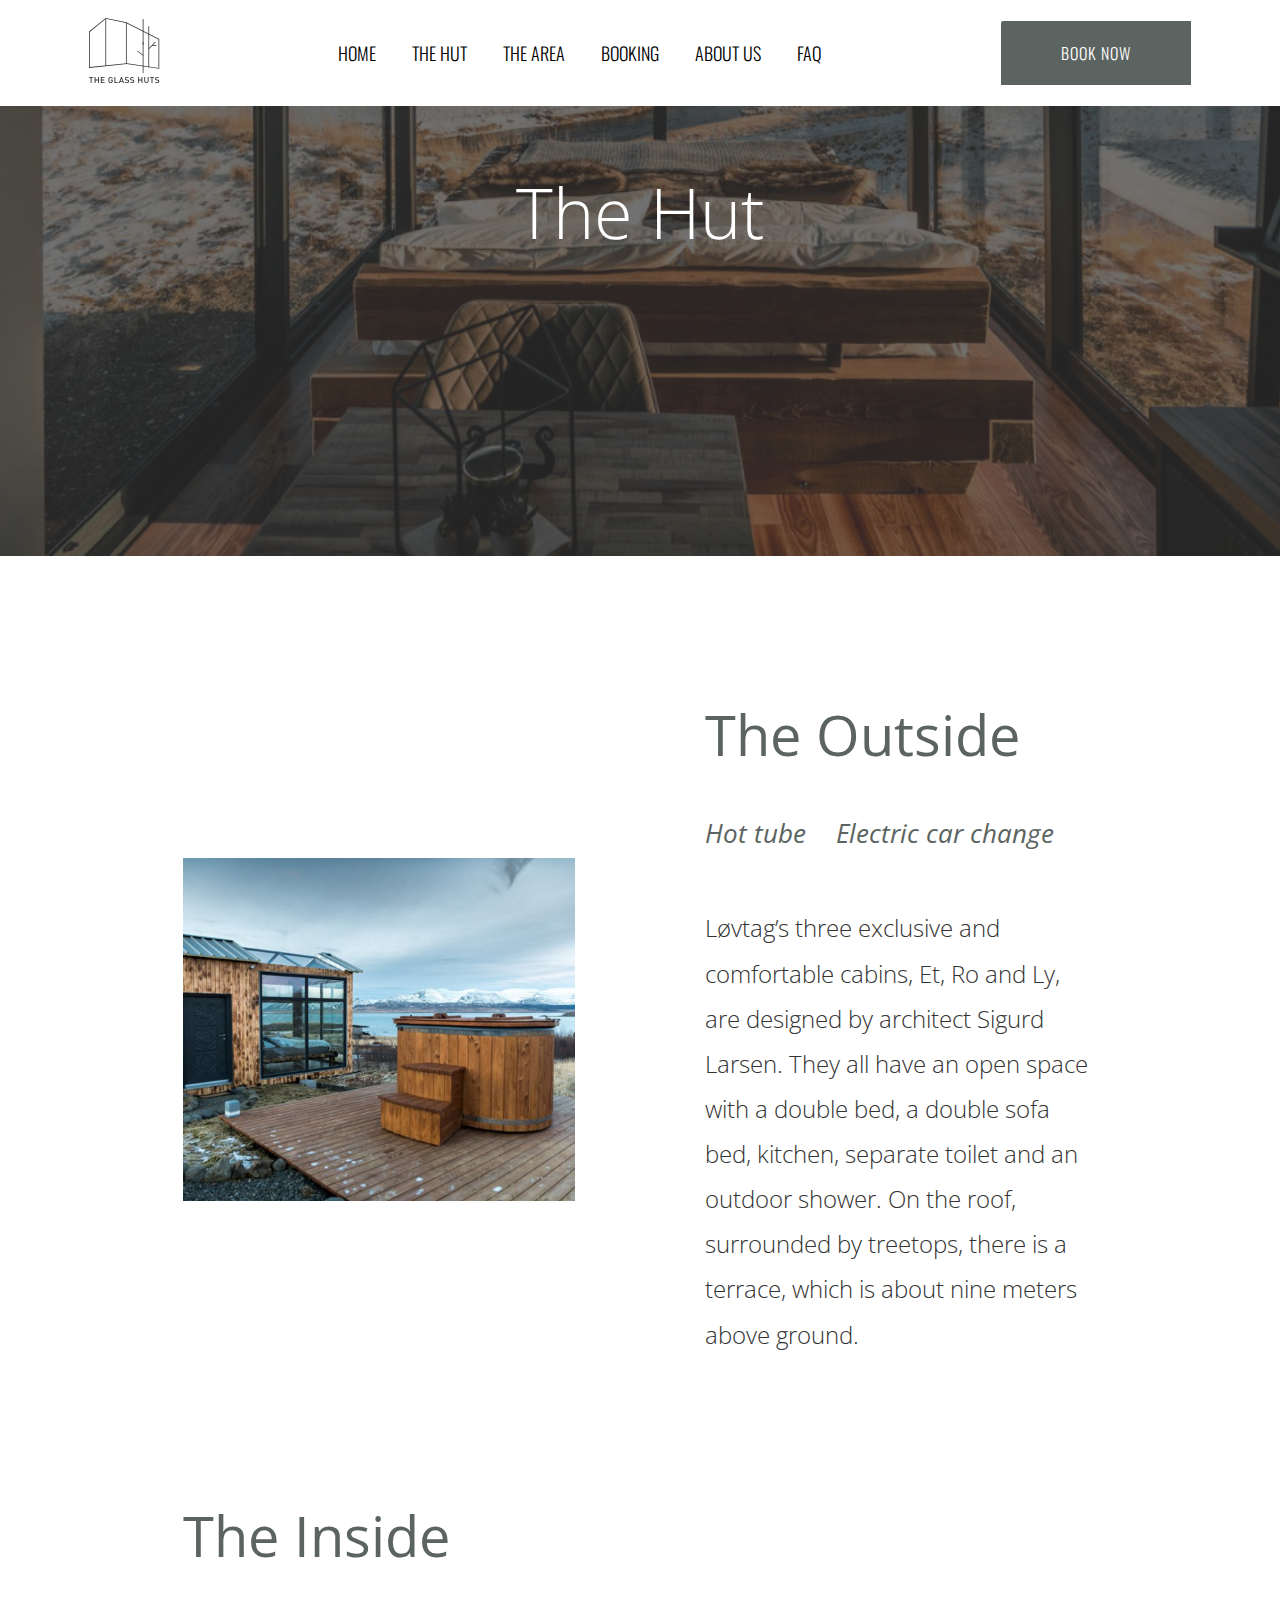
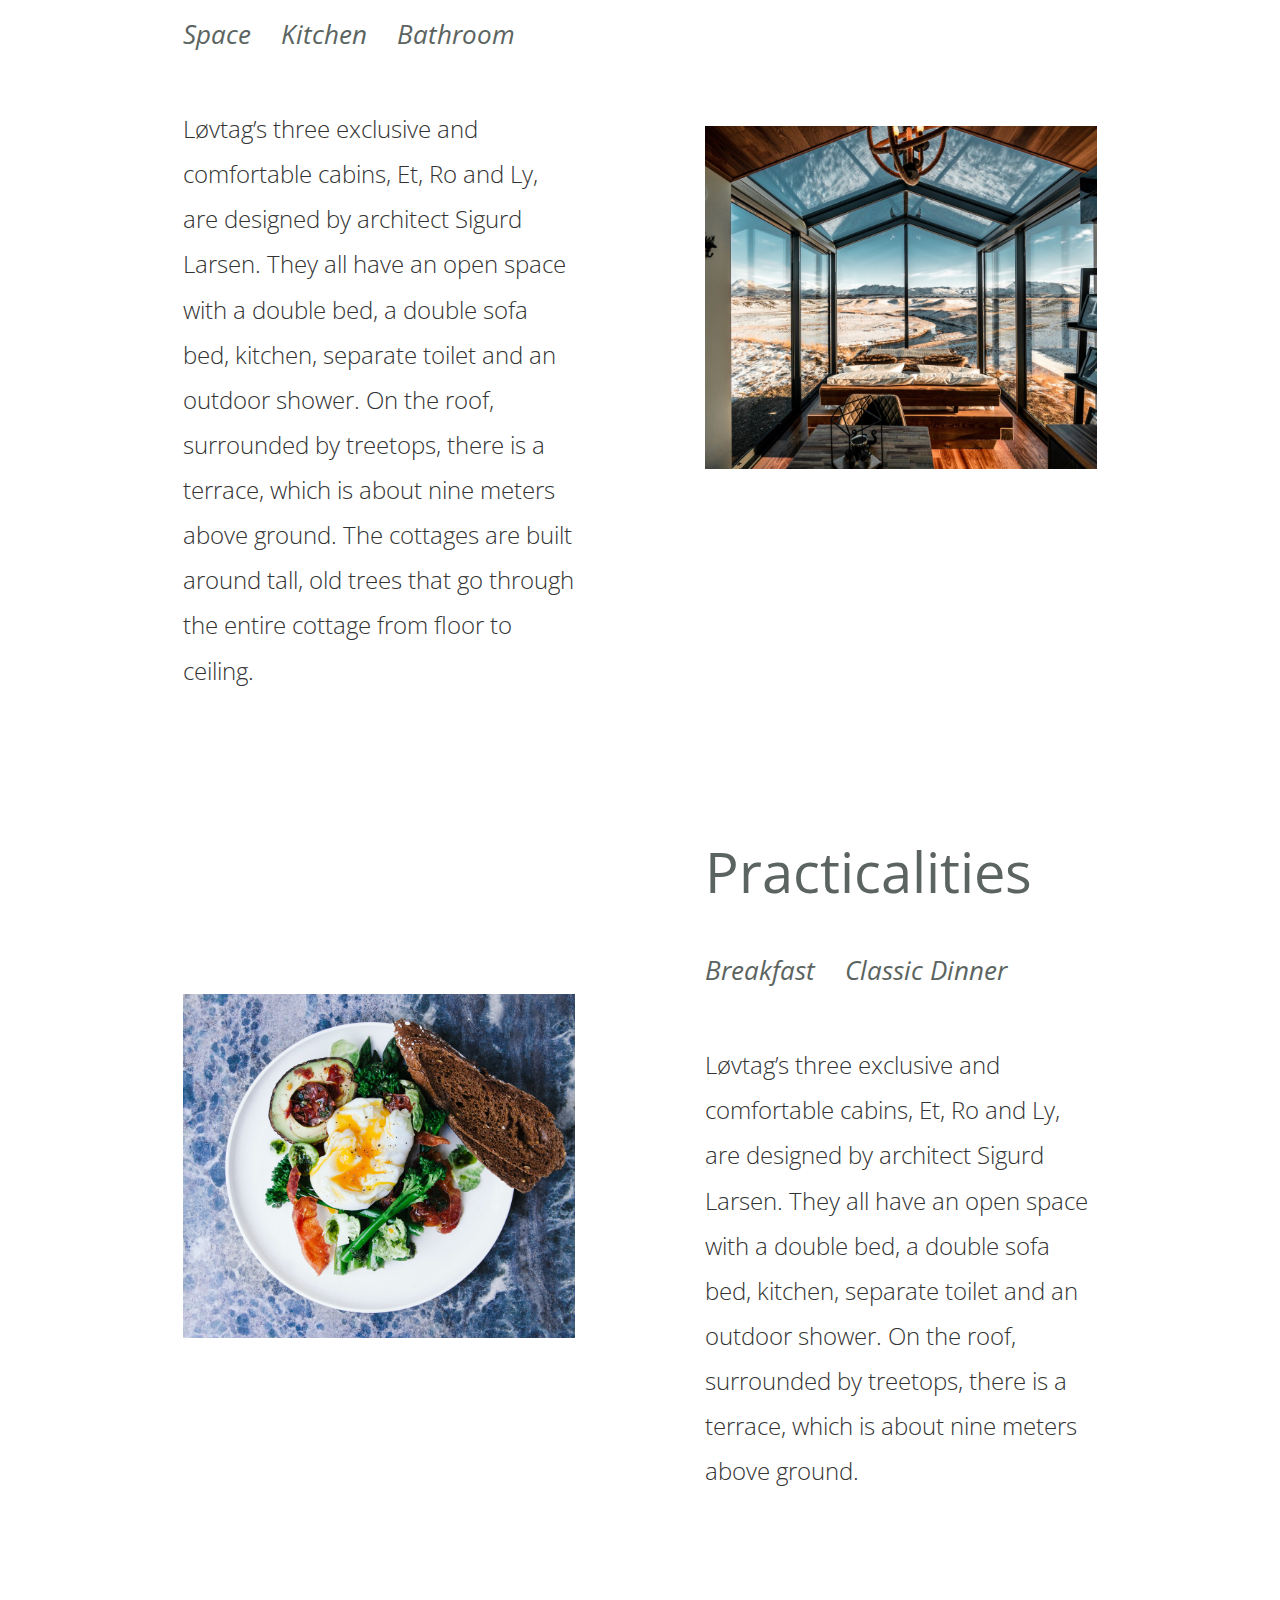
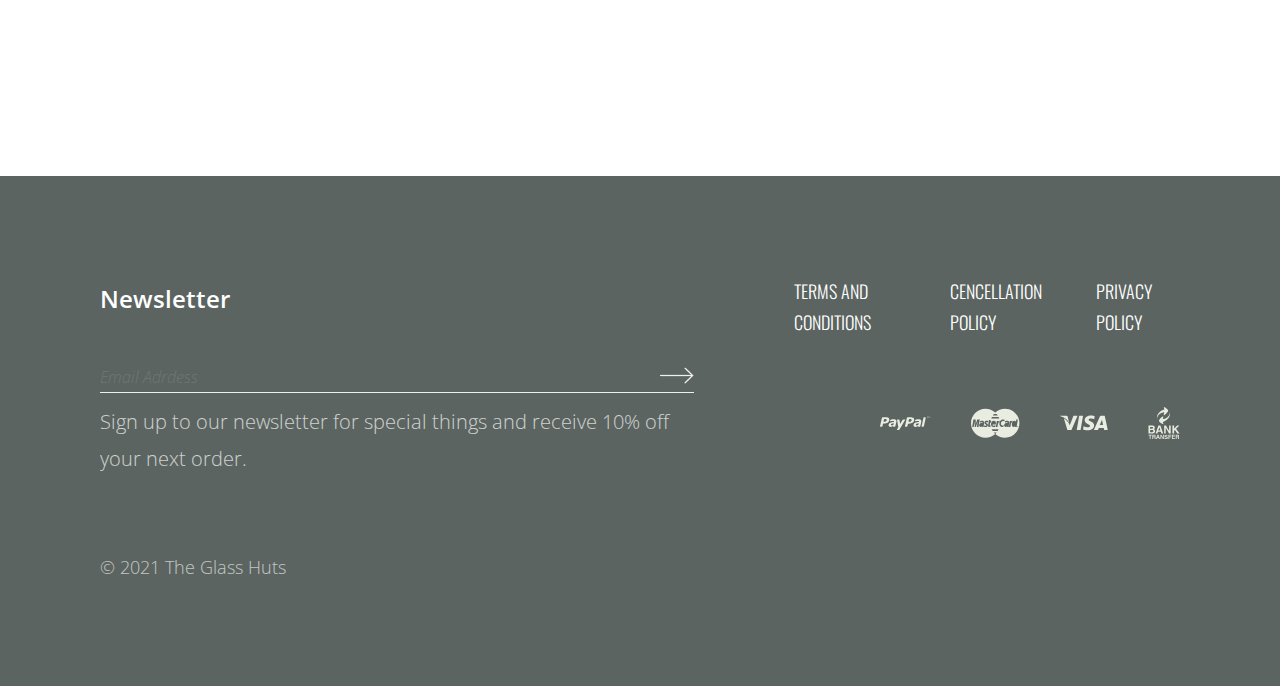
<file: pages/theHut/index.html>
<!DOCTYPE html>
<html lang="en" dir="ltr">
  <head>
    <meta charset="utf-8">
    <meta name="viewport" content="width=device-width, initial-scale=1" />
    <title>The Glass Huts</title>
    <link rel="stylesheet" href="src/style.css">
    <link rel="shortcut icon" href="https://cdn-icons-png.flaticon.com/512/235/235889.png">
  </head>
  <body>
    <header class="header">
      <article class="header__logo">
        <svg width="71" height="66" viewBox="0 0 71 66" fill="none" xmlns="http://www.w3.org/2000/svg">
        <path d="M4.22822 59.8488V59.0285H0V59.8488H1.65746V65.0495H2.57076V59.8488H4.22822Z" fill="#333333"/>
        <path d="M9.87349 65.0495V59.0285H8.96019V61.5993H6.51628V59.0285H5.60299V65.0495H6.51628V62.4196H8.96019V65.0495H9.87349Z" fill="#333333"/>
        <path d="M15.6358 65.0495V64.2292H12.7014V62.4196H15.2045V61.6077H12.7014V59.8488H15.6358V59.0285H11.7881V65.0495H15.6358Z" fill="#333333"/>
        <path d="M23.7351 62.7155V61.7938H21.5364V62.5718H22.8218V62.91C22.8218 63.1073 22.7993 63.2821 22.7542 63.4343C22.7091 63.5865 22.6301 63.7275 22.5174 63.8571C22.399 63.9925 22.2552 64.0967 22.0861 64.17C21.917 64.2433 21.7338 64.28 21.5364 64.28C21.356 64.28 21.1897 64.249 21.0375 64.187C20.8853 64.1193 20.7556 64.0291 20.6485 63.9163C20.5752 63.8374 20.5132 63.7529 20.4625 63.6627C20.4174 63.5668 20.3807 63.4512 20.3525 63.3159C20.33 63.175 20.3131 63.003 20.3018 62.8001C20.2905 62.5971 20.2849 62.3434 20.2849 62.039C20.2849 61.7346 20.2905 61.4837 20.3018 61.2864C20.3131 61.0834 20.33 60.9143 20.3525 60.779C20.3807 60.6381 20.4174 60.5225 20.4625 60.4323C20.5132 60.3365 20.5752 60.2491 20.6485 60.1701C20.7556 60.0574 20.8853 59.9672 21.0375 59.8995C21.1897 59.8319 21.356 59.7981 21.5364 59.7981C21.8747 59.7981 22.1509 59.8911 22.3652 60.0771C22.5794 60.2575 22.726 60.514 22.8049 60.8467H23.7267C23.6816 60.5873 23.6026 60.3449 23.4899 60.1194C23.3771 59.8939 23.2277 59.6966 23.0417 59.5275C22.8613 59.3583 22.6442 59.2258 22.3905 59.13C22.1425 59.0285 21.8578 58.9778 21.5364 58.9778C21.2151 58.9778 20.9219 59.0342 20.657 59.1469C20.3976 59.254 20.1637 59.4119 19.9551 59.6205C19.8085 59.7671 19.6958 59.9221 19.6168 60.0856C19.5379 60.2491 19.4787 60.4267 19.4392 60.6183C19.4054 60.81 19.3857 61.0242 19.38 61.261C19.3744 61.4922 19.3716 61.7515 19.3716 62.039C19.3716 62.3265 19.3744 62.5887 19.38 62.8255C19.3857 63.0566 19.4054 63.268 19.4392 63.4597C19.4787 63.6514 19.5379 63.829 19.6168 63.9925C19.6958 64.1559 19.8085 64.311 19.9551 64.4576C20.1637 64.6661 20.4005 64.8268 20.6654 64.9396C20.9304 65.0467 21.2207 65.1002 21.5364 65.1002C21.8578 65.1002 22.1566 65.0467 22.4328 64.9396C22.7091 64.8325 22.9628 64.6577 23.1939 64.4153C23.3912 64.201 23.5293 63.9614 23.6083 63.6965C23.6928 63.4315 23.7351 63.1045 23.7351 62.7155Z" fill="#333333"/>
        <path d="M29.2353 65.0495V64.2292H26.3347V59.0285H25.4214V65.0495H29.2353Z" fill="#333333"/>
        <path d="M35.0467 65.0495L32.8396 59.0285H32.1039L29.8968 65.0495H30.8692L31.2836 63.8402H33.6599L34.0742 65.0495H35.0467ZM33.4062 63.0622H31.5542L32.4929 60.39L33.4062 63.0622Z" fill="#333333"/>
        <path d="M40.0022 63.3328C40.0022 63.0735 39.9599 62.8396 39.8754 62.631C39.7964 62.4224 39.6752 62.2448 39.5117 62.0982C39.3821 61.9855 39.2327 61.8953 39.0635 61.8276C38.8944 61.7543 38.6689 61.6951 38.387 61.65L37.702 61.5485C37.4089 61.5034 37.1834 61.4104 37.0255 61.2695C36.9466 61.1962 36.8874 61.1144 36.8479 61.0242C36.8141 60.9284 36.7972 60.8241 36.7972 60.7114C36.7972 60.4407 36.8902 60.2181 37.0763 60.0433C37.2679 59.8629 37.5414 59.7727 37.8965 59.7727C38.1502 59.7727 38.3842 59.8065 38.5984 59.8742C38.8183 59.9362 39.0213 60.0574 39.2073 60.2378L39.7908 59.6628C39.5315 59.4203 39.2552 59.2456 38.9621 59.1385C38.6689 59.0313 38.3222 58.9778 37.9219 58.9778C37.6062 58.9778 37.3243 59.0201 37.0763 59.1046C36.8282 59.1892 36.6168 59.3104 36.442 59.4683C36.2729 59.6261 36.1404 59.815 36.0446 60.0348C35.9544 60.2491 35.9093 60.4858 35.9093 60.7452C35.9093 61.2357 36.0559 61.619 36.349 61.8953C36.6196 62.1489 37.0002 62.3096 37.4906 62.3773L38.201 62.4787C38.3814 62.5069 38.5167 62.5379 38.6069 62.5718C38.6971 62.6056 38.7817 62.6592 38.8606 62.7324C39.0184 62.8734 39.0974 63.082 39.0974 63.3582C39.0974 63.6514 38.9874 63.8797 38.7676 64.0432C38.5533 64.201 38.2489 64.28 37.8543 64.28C37.5442 64.28 37.2651 64.2405 37.0171 64.1616C36.769 64.077 36.5351 63.9248 36.3152 63.7049L35.7063 64.3053C35.9938 64.5985 36.3067 64.8043 36.645 64.9227C36.9832 65.0411 37.3807 65.1002 37.8373 65.1002C38.1531 65.1002 38.4434 65.0608 38.7084 64.9819C38.9733 64.9029 39.2017 64.7874 39.3933 64.6351C39.585 64.4829 39.7344 64.2969 39.8415 64.077C39.9486 63.8571 40.0022 63.6091 40.0022 63.3328Z" fill="#333333"/>
        <path d="M45.2458 63.3328C45.2458 63.0735 45.2036 62.8396 45.119 62.631C45.0401 62.4224 44.9189 62.2448 44.7554 62.0982C44.6257 61.9855 44.4763 61.8953 44.3072 61.8276C44.1381 61.7543 43.9125 61.6951 43.6307 61.65L42.9457 61.5485C42.6525 61.5034 42.427 61.4104 42.2692 61.2695C42.1903 61.1962 42.1311 61.1144 42.0916 61.0242C42.0578 60.9284 42.0409 60.8241 42.0409 60.7114C42.0409 60.4407 42.1339 60.2181 42.3199 60.0433C42.5116 59.8629 42.785 59.7727 43.1402 59.7727C43.3939 59.7727 43.6278 59.8065 43.8421 59.8742C44.0619 59.9362 44.2649 60.0574 44.4509 60.2378L45.0344 59.6628C44.7751 59.4203 44.4989 59.2456 44.2057 59.1385C43.9125 59.0313 43.5658 58.9778 43.1656 58.9778C42.8499 58.9778 42.568 59.0201 42.3199 59.1046C42.0719 59.1892 41.8605 59.3104 41.6857 59.4683C41.5166 59.6261 41.3841 59.815 41.2882 60.0348C41.198 60.2491 41.1529 60.4858 41.1529 60.7452C41.1529 61.2357 41.2995 61.619 41.5927 61.8953C41.8633 62.1489 42.2438 62.3096 42.7343 62.3773L43.4446 62.4787C43.625 62.5069 43.7603 62.5379 43.8505 62.5718C43.9407 62.6056 44.0253 62.6592 44.1042 62.7324C44.2621 62.8734 44.341 63.082 44.341 63.3582C44.341 63.6514 44.2311 63.8797 44.0112 64.0432C43.797 64.201 43.4925 64.28 43.0979 64.28C42.7878 64.28 42.5088 64.2405 42.2607 64.1616C42.0127 64.077 41.7787 63.9248 41.5588 63.7049L40.95 64.3053C41.2375 64.5985 41.5504 64.8043 41.8886 64.9227C42.2269 65.0411 42.6243 65.1002 43.081 65.1002C43.3967 65.1002 43.687 65.0608 43.952 64.9819C44.217 64.9029 44.4453 64.7874 44.637 64.6351C44.8287 64.4829 44.9781 64.2969 45.0852 64.077C45.1923 63.8571 45.2458 63.6091 45.2458 63.3328Z" fill="#333333"/>
        <path d="M53.4493 65.0495V59.0285H52.536V61.5993H50.092V59.0285H49.1788V65.0495H50.092V62.4196H52.536V65.0495H53.4493Z" fill="#333333"/>
        <path d="M59.5921 63.02V59.0285H58.6788V62.9777C58.6788 63.3836 58.5632 63.7021 58.3321 63.9333C58.1066 64.1644 57.8049 64.28 57.4272 64.28C57.0495 64.28 56.7479 64.1644 56.5224 63.9333C56.2969 63.7021 56.1841 63.3836 56.1841 62.9777V59.0285H55.2708V63.02C55.2708 63.33 55.3244 63.6147 55.4315 63.8741C55.5443 64.1278 55.6965 64.3448 55.8881 64.5252C56.0798 64.7056 56.3082 64.8466 56.5731 64.948C56.8381 65.0495 57.1228 65.1002 57.4272 65.1002C57.7317 65.1002 58.0163 65.0495 58.2813 64.948C58.5463 64.8466 58.7746 64.7056 58.9663 64.5252C59.1636 64.3448 59.3158 64.1278 59.4229 63.8741C59.5357 63.6147 59.5921 63.33 59.5921 63.02Z" fill="#333333"/>
        <path d="M65.104 59.8488V59.0285H60.8758V59.8488H62.5333V65.0495H63.4466V59.8488H65.104Z" fill="#333333"/>
        <path d="M70.2419 63.3328C70.2419 63.0735 70.1996 62.8396 70.115 62.631C70.0361 62.4224 69.9149 62.2448 69.7514 62.0982C69.6218 61.9855 69.4724 61.8953 69.3032 61.8276C69.1341 61.7543 68.9086 61.6951 68.6267 61.65L67.9417 61.5485C67.6486 61.5034 67.4231 61.4104 67.2652 61.2695C67.1863 61.1962 67.1271 61.1144 67.0876 61.0242C67.0538 60.9284 67.0369 60.8241 67.0369 60.7114C67.0369 60.4407 67.1299 60.2181 67.316 60.0433C67.5076 59.8629 67.7811 59.7727 68.1362 59.7727C68.3899 59.7727 68.6239 59.8065 68.8381 59.8742C69.058 59.9362 69.2609 60.0574 69.447 60.2378L70.0305 59.6628C69.7711 59.4203 69.4949 59.2456 69.2018 59.1385C68.9086 59.0313 68.5619 58.9778 68.1616 58.9778C67.8459 58.9778 67.564 59.0201 67.316 59.1046C67.0679 59.1892 66.8565 59.3104 66.6817 59.4683C66.5126 59.6261 66.3801 59.815 66.2843 60.0348C66.1941 60.2491 66.149 60.4858 66.149 60.7452C66.149 61.2357 66.2956 61.619 66.5887 61.8953C66.8593 62.1489 67.2399 62.3096 67.7303 62.3773L68.4407 62.4787C68.6211 62.5069 68.7564 62.5379 68.8466 62.5718C68.9368 62.6056 69.0213 62.6592 69.1003 62.7324C69.2581 62.8734 69.3371 63.082 69.3371 63.3582C69.3371 63.6514 69.2271 63.8797 69.0072 64.0432C68.793 64.201 68.4886 64.28 68.094 64.28C67.7839 64.28 67.5048 64.2405 67.2568 64.1616C67.0087 64.077 66.7748 63.9248 66.5549 63.7049L65.946 64.3053C66.2335 64.5985 66.5464 64.8043 66.8847 64.9227C67.2229 65.0411 67.6204 65.1002 68.077 65.1002C68.3928 65.1002 68.6831 65.0608 68.9481 64.9819C69.213 64.9029 69.4413 64.7874 69.633 64.6351C69.8247 64.4829 69.9741 64.2969 70.0812 64.077C70.1883 63.8571 70.2419 63.6091 70.2419 63.3328Z" fill="#333333"/>
        <path fill-rule="evenodd" clip-rule="evenodd" d="M37.728 45.1436L69.4794 49.9608V21.4259L37.0483 5.02082L16.8949 0.839514L0.787064 13.8923V49.1202L37.728 45.1436ZM0.00646973 49.9893V13.5202L16.691 0L37.3083 4.27753L70.26 20.946V50.8687L37.7109 45.9305L0.00646973 49.9893Z" fill="#333333"/>
        <path fill-rule="evenodd" clip-rule="evenodd" d="M66.6902 24.2088L60.1852 30.9739L59.6226 30.4329L66.1275 23.6677L66.6902 24.2088Z" fill="#333333"/>
        <path fill-rule="evenodd" clip-rule="evenodd" d="M48.6938 32.7363L54.4182 37.1597L53.9409 37.7774L48.2166 33.354L48.6938 32.7363Z" fill="#333333"/>
        <path fill-rule="evenodd" clip-rule="evenodd" d="M59.3882 49.1775L59.3882 8.19632L60.1688 8.19632L60.1688 49.1775L59.3882 49.1775Z" fill="#333333"/>
        <path fill-rule="evenodd" clip-rule="evenodd" d="M53.713 26.8202L53.713 1.04081L54.4936 1.0408L54.4936 26.8202L53.713 26.8202Z" fill="#333333"/>
        <path fill-rule="evenodd" clip-rule="evenodd" d="M53.713 54.9019L53.713 24.0684L54.4936 24.0684L54.4936 54.9019L53.713 54.9019Z" fill="#333333"/>
        <path fill-rule="evenodd" clip-rule="evenodd" d="M67.4497 27.9713H63.0264V27.1907H67.4497V27.9713Z" fill="#333333"/>
        <path fill-rule="evenodd" clip-rule="evenodd" d="M16.3989 47.7465V0.520508H17.1795V47.7465H16.3989Z" fill="#333333"/>
        <path fill-rule="evenodd" clip-rule="evenodd" d="M36.9546 45.6648V4.68359H37.7352V45.6648H36.9546Z" fill="#333333"/>
      </article>
      <nav class="header__nav">
        <a href="../../index.html">home</a>
        <a href="index.html">the hut</a>
        <a href="../theArea/index.html">the area</a>
        <a href="../booking/index.html">booking</a>
        <a href="../aboutUs/index.html">about us</a>
        <a href="../faq/index.html">faq</a>
      </nav>
      <a href="../booking/index.html"> <button type="button" name="button">book now</button> </a>
    </header>
    <section class="container1">

      <div class="menu-button" onclick="myFunction(this)">
        <div class="bar1"></div>
        <div class="bar2"></div>
        <div class="bar3"></div>
      </div>
      <div class="container1__menu">
        <div class="container1__nav">
          <ul>
            <li><a href="../../index.html">home</a></li>
            <li><a href="index.html">the hut</a></li>
            <li><a href="../theArea/index.html">the area</a></li>
            <li><a href="../booking/index.html">booking</a></li>
            <li><a href="../aboutUs/index.html">about us</a></li>
            <li><a href="../faq/index.html">faq</a></li>
          </ul>
        </div>
      </div>
      <div class="container1__content">
        <h2>The Hut</h2>
      </div>
    </section>
    <section class="container2">
      <article class="container2__content">
        <div class="container2__left">
          <img src="images/image1.png" alt="image">
        </div>
        <div class="container2__right">
          <h2>The Outside</h2>
          <nav>
              <a onclick="text1()">Hot tube</a>
              <a onclick="text2()">Electric car change</a>
          </nav>
          <p id="container2__text">Løvtag’s three exclusive and comfortable cabins, Et, Ro and Ly, are designed by architect Sigurd Larsen.
            They all have an open space with a double bed, a double sofa bed, kitchen, separate toilet and an outdoor shower. On the roof, surrounded by treetops, there is a terrace, which is about nine meters above ground. </p>
        </div>
      </article>
    </section>
    <section class="container3">
      <article class="container3__content">
        <div class="container3__left">
          <h2>The Inside</h2>
          <nav>
              <a onclick="text3()">Space</a>
              <a onclick="text4()">Kitchen</a>
              <a onclick="text5()">Bathroom</a>
          </nav>
          <p id="container3__text">Løvtag’s three exclusive and comfortable cabins, Et, Ro and Ly, are designed by architect Sigurd Larsen. They all have an open space with a double bed, a double sofa bed, kitchen, separate toilet and an outdoor shower.
             On the roof, surrounded by treetops, there is a terrace, which is about nine meters above ground. The cottages are built around tall, old trees that go through the entire cottage from floor to ceiling. </p>
        </div>
        <div class="container3__right">
          <img src="images/image2.png" alt="image">
        </div>
      </article>
    </section>
    <section class="container4">
      <article class="container4__content">
        <div class="container4__left">
          <img src="images/image3.png" alt="image">
        </div>
        <div class="container4__right">
          <h2>Practicalities</h2>
          <nav>
              <a onclick="text6()">Breakfast</a>
              <a onclick="text7()">Classic Dinner</a>
          </nav>
          <p id="container4__text">Løvtag’s three exclusive and comfortable cabins, Et, Ro and Ly, are designed by architect Sigurd Larsen.
            They all have an open space with a double bed, a double sofa bed, kitchen, separate toilet and an outdoor shower. On the roof, surrounded by treetops, there is a terrace, which is about nine meters above ground. </p>
        </div>
      </article>
    </section>
    <footer class="footer">
      <article class="footer__left">
        <h4>Newsletter</h4>
        <form class="footer__form" onsubmit="location.reload()">
          <input type="email" name="" value="" placeholder="Email Adrdess">
          <button type="submit" name="button"> <img src="images/submit.png" alt="button"> </button>
        </form>
        <p>Sign up to our newsletter for special things and receive 10% off your next order.</p>
        <span>© 2021 The Glass Huts</span>
      </article>
      <article class="footer__right">
        <div class="footer__nav">
          <a href="#">TERMS AND CONDITIONS</a>
          <a href="#">CENCELLATION POLICY</a>
          <a href="#">PRIVACY POLICY</a>
        </div>
        <div class="footer__icons">
          <svg width="51" height="51" viewBox="0 0 51 51" fill="none" xmlns="http://www.w3.org/2000/svg">
          <g clip-path="url(#clip0_2_1230)">
          <path d="M9.03506 20.604C8.87006 20.273 8.60906 20 8.28506 19.795C7.94706 19.588 7.54806 19.443 7.09206 19.357C6.62806 19.273 6.09206 19.235 5.47106 19.229L2.60406 19.231C2.30606 19.235 2.01406 19.467 1.94406 19.755L0.0150578 28.157C-0.0549422 28.441 0.132058 28.679 0.430058 28.679H1.80306C2.10106 28.679 2.39606 28.448 2.46206 28.157L2.93306 26.117C2.99606 25.833 3.29006 25.596 3.59106 25.596H3.98406C5.66306 25.594 6.96306 25.251 7.89706 24.564C8.83606 23.876 9.29906 22.967 9.29906 21.841C9.29806 21.348 9.21706 20.934 9.03506 20.604ZM6.07406 23.349C5.65906 23.653 5.08206 23.805 4.33806 23.805H4.00206C3.70306 23.805 3.52006 23.569 3.58506 23.281L3.99806 21.497C4.05606 21.211 4.35706 20.974 4.65206 20.976L5.10206 20.973C5.62706 20.973 6.02806 21.064 6.29606 21.24C6.56106 21.414 6.69406 21.691 6.69206 22.058C6.70006 22.616 6.48706 23.045 6.07406 23.349Z" fill="#E9ECE0"/>
          <path d="M48.175 19.8871L48.089 19.9131L47.974 19.9291L47.833 19.9071L47.761 19.8371L47.728 19.7271L47.726 19.5621V18.9511H48.185V18.7621H47.726V18.3811H47.499V18.7621H47.345V18.9511H47.499V19.6621L47.605 20.0141L47.917 20.1261L48.048 20.1151L48.187 20.0881V19.8871H48.175Z" fill="#E9ECE0"/>
          <path d="M50.304 18.8591L49.976 18.7241L49.734 18.7731L49.488 18.9391L49.345 18.7801L49.113 18.7251L48.89 18.7741L48.679 18.9101V18.7621H48.456V20.0971H48.678V19.1001L48.865 18.9841L49.051 18.9381L49.203 18.9651L49.278 19.0421L49.311 19.1701L49.322 19.3351V20.0981H49.545V19.2441L49.541 19.1731L49.537 19.1081L49.727 18.9871L49.915 18.9401L50.062 18.9671L50.142 19.0441L50.17 19.1731L50.185 19.3361V20.0991H50.409V19.2321L50.304 18.8591Z" fill="#E9ECE0"/>
          <path d="M15.656 21.8049C15.138 21.5129 14.32 21.3669 13.202 21.3669C12.649 21.3669 12.098 21.4099 11.541 21.4959C11.13 21.5589 11.09 21.5709 10.837 21.6259C10.315 21.7399 10.233 22.2609 10.233 22.2609L10.065 22.9519C9.96999 23.3929 10.224 23.3759 10.33 23.3389C10.558 23.2709 10.685 23.2009 11.151 23.0969C11.596 22.9959 12.065 22.9199 12.437 22.9249C12.986 22.9249 13.406 22.9829 13.686 23.1009C13.962 23.2209 14.1 23.4269 14.1 23.7249L14.076 23.9189L13.878 24.0409C13.099 24.0899 12.536 24.1619 11.853 24.2609C11.185 24.3539 10.599 24.5169 10.112 24.7399C9.58899 24.9699 9.20099 25.2789 8.92999 25.6719C8.66799 26.0669 8.53699 26.5459 8.53699 27.1079C8.53699 27.6369 8.72699 28.0739 9.09599 28.4119C9.46699 28.7439 9.95699 28.9059 10.543 28.9059C10.914 28.9039 11.201 28.8749 11.405 28.8259L12.07 28.5969L12.633 28.2849L13.151 27.9429L13.158 27.9529L13.106 28.1729L13.103 28.1819V28.1839C13.047 28.4519 13.209 28.6719 13.47 28.6979L13.475 28.7039H13.499H14.552H14.75L14.768 28.6959C15.042 28.6639 15.299 28.4439 15.359 28.1819L16.36 23.8489L16.412 23.4959L16.436 23.1649C16.44 22.5509 16.175 22.0959 15.656 21.8049ZM13.442 26.6769L13.228 26.9589L12.688 27.2379C12.434 27.3409 12.193 27.3929 11.97 27.3929C11.632 27.3929 11.367 27.3439 11.188 27.2439L10.923 26.7289C10.923 26.4499 10.987 26.2289 11.124 26.0589L11.706 25.6629C11.955 25.5789 12.259 25.5079 12.611 25.4589C12.925 25.4199 13.545 25.3489 13.626 25.3469L13.721 25.5139C13.702 25.6089 13.526 26.3449 13.442 26.6769Z" fill="#E9ECE0"/>
          <path d="M40.594 21.8111C40.073 21.5191 39.256 21.3721 38.141 21.3721C37.588 21.3721 37.036 21.4151 36.481 21.5041C36.069 21.5641 36.028 21.5771 35.774 21.6311C35.253 21.7441 35.172 22.2671 35.172 22.2671L35.004 22.9571C34.91 23.3981 35.158 23.3781 35.274 23.3441C35.503 23.2761 35.626 23.2091 36.088 23.1011C36.531 23.0011 37.004 22.9271 37.377 22.9291C37.924 22.9291 38.344 22.9881 38.623 23.1061C38.901 23.2261 39.037 23.4341 39.037 23.7291L39.016 23.9221L38.82 24.0471C38.033 24.0941 37.469 24.1661 36.793 24.2651C36.127 24.3581 35.539 24.5201 35.051 24.7441C34.53 24.9751 34.137 25.2841 33.869 25.6781C33.604 26.0731 33.475 26.5511 33.475 27.1081C33.475 27.6411 33.663 28.0781 34.037 28.4141C34.41 28.7451 34.895 28.9111 35.481 28.9111C35.85 28.9071 36.137 28.8831 36.342 28.8301L37.005 28.6041L37.573 28.2921L38.087 27.9461L38.096 27.9571L38.049 28.1791L38.044 28.1831L38.046 28.1871C37.984 28.4551 38.147 28.6771 38.411 28.7011L38.413 28.7061H38.437C38.61 28.7061 39.208 28.7061 39.493 28.7061H39.687L39.708 28.6991C39.979 28.6661 40.235 28.4461 40.292 28.1811L41.296 23.8541L41.349 23.4991L41.378 23.1671C41.379 22.5551 41.117 22.1021 40.594 21.8111ZM38.385 26.6831L38.162 26.9681L37.627 27.2451C37.373 27.3471 37.131 27.4001 36.912 27.4001C36.563 27.4001 36.305 27.3501 36.131 27.2501L35.863 26.7371C35.863 26.4571 35.928 26.2381 36.059 26.0651C36.192 25.9021 36.395 25.7681 36.647 25.6701C36.893 25.5861 37.197 25.5181 37.551 25.4671C37.863 25.4281 38.481 25.3551 38.561 25.3541L38.658 25.5211C38.644 25.6161 38.467 26.3491 38.385 26.6831Z" fill="#E9ECE0"/>
          <path d="M33.969 20.635C33.797 20.302 33.539 20.033 33.213 19.823C32.879 19.615 32.483 19.469 32.02 19.385C31.565 19.304 31.022 19.26 30.405 19.259L27.534 19.261C27.235 19.266 26.948 19.498 26.879 19.783L24.948 28.189C24.878 28.474 25.07 28.71 25.362 28.71L26.737 28.708C27.029 28.71 27.328 28.476 27.397 28.188L27.862 26.147C27.93 25.863 28.225 25.624 28.522 25.626H28.915C30.596 25.626 31.899 25.28 32.837 24.595C33.764 23.902 34.233 22.995 34.233 21.868C34.228 21.377 34.143 20.962 33.969 20.635ZM31.008 23.384C30.594 23.682 30.016 23.834 29.276 23.834H28.934C28.639 23.837 28.448 23.597 28.514 23.311L28.93 21.53C28.991 21.245 29.289 21.006 29.586 21.009L30.031 21.006C30.559 21.009 30.955 21.096 31.225 21.272C31.494 21.448 31.621 21.724 31.624 22.09C31.627 22.648 31.42 23.078 31.008 23.384Z" fill="#E9ECE0"/>
          <path d="M45.742 19.85C45.805 19.563 45.625 19.33 45.33 19.334H44.1C43.848 19.334 43.621 19.521 43.51 19.751L43.442 19.857L43.38 20.129L41.661 27.943L41.605 28.183L41.607 28.189C41.55 28.446 41.708 28.64 41.952 28.677L41.973 28.706H43.25C43.5 28.706 43.735 28.516 43.842 28.282L43.908 28.182L45.746 19.851L45.742 19.85Z" fill="#E9ECE0"/>
          <path d="M24.986 21.472C24.661 21.476 23.34 21.472 23.34 21.472C23.044 21.472 22.664 21.711 22.476 21.996C22.476 21.996 20.51 25.37 20.319 25.709L20.091 25.706L19.479 22.019C19.411 21.729 19.108 21.481 18.731 21.481L17.501 21.483C17.205 21.483 17.023 21.719 17.09 22.007C17.09 22.007 18.024 27.322 18.211 28.573C18.298 29.263 18.2 29.386 18.2 29.386L16.984 31.504C16.804 31.792 16.901 32.027 17.196 32.027L18.618 32.025C18.914 32.025 19.303 31.792 19.479 31.503L24.949 22.251C24.949 22.252 25.475 21.461 24.986 21.472Z" fill="#E9ECE0"/>
          </g>
          <defs>
          <clipPath id="clip0_2_1230">
          <rect width="50.409" height="50.409" fill="white"/>
          </clipPath>
          </defs>
          </svg>
          <svg width="49" height="30" viewBox="0 0 49 30" fill="none" xmlns="http://www.w3.org/2000/svg">
          <path d="M33.933 0.716065C30.192 0.717065 26.782 2.13507 24.212 4.46407C21.64 2.13807 18.232 0.719065 14.495 0.719065C14.464 0.719065 14.432 0.719065 14.402 0.719065C6.444 0.771065 0 7.24507 0 15.2141C0 23.2151 6.494 29.7081 14.494 29.7081C18.231 29.7081 21.639 28.2911 24.21 25.9631C23.673 25.4781 23.187 24.9411 22.728 24.3791H25.721C25.27 24.9321 24.778 25.4501 24.249 25.9321H24.247C24.235 25.9451 24.222 25.9531 24.21 25.9641C26.783 28.2941 30.195 29.7141 33.938 29.7131C41.943 29.7101 48.43 23.2181 48.428 15.2141C48.428 15.2111 48.428 15.2091 48.428 15.2071C48.429 7.20307 41.938 0.714065 33.933 0.716065ZM22.894 5.96107H25.649C26.055 6.45307 26.432 6.97107 26.774 7.51307H21.859C22.176 6.99507 22.524 6.46207 22.894 5.96107ZM21.003 9.03506H27.61C27.845 9.53706 28.053 10.0561 28.235 10.5881H20.22C20.3 10.4381 20.58 9.83406 21.003 9.03506ZM5.917 18.9061L6.796 13.3641L4.813 18.9061H3.75L3.612 13.3641L2.673 18.9061H1.184L2.418 11.5561H4.67L4.749 16.0661L6.27 11.5561H8.713L7.496 18.9061H5.917ZM11.182 18.8941L11.233 18.3071C11.209 18.3101 10.739 19.0161 9.65 19.0161C9.08 19.0161 8.16 18.7051 8.16 17.3531C8.16 15.6341 9.562 15.0641 10.897 15.0641C11.107 15.0641 11.56 15.1021 11.56 15.1021C11.56 15.1021 11.611 14.9971 11.611 14.7131C11.611 14.2461 11.191 14.1821 10.616 14.1821C9.603 14.1821 8.934 14.4531 8.934 14.4531L9.158 13.1231C9.158 13.1231 9.97 12.7831 11.027 12.7831C11.574 12.7831 13.147 12.8411 13.147 14.6441L12.541 18.8941H11.182ZM16.925 17.0221C16.925 19.0731 14.938 18.9851 14.591 18.9851C13.296 18.9851 12.896 18.8061 12.859 18.7961L13.065 17.4461C13.067 17.4341 13.715 17.6811 14.436 17.6811C14.852 17.6811 15.392 17.6401 15.392 17.1431C15.392 16.3991 13.46 16.5771 13.46 14.8101C13.46 13.2511 14.618 12.7951 15.76 12.7951C16.642 12.7951 17.184 12.9161 17.184 12.9161L16.989 14.2781C16.989 14.2781 16.152 14.2091 15.935 14.2091C15.386 14.2091 15.087 14.3291 15.087 14.7131C15.086 15.4851 16.925 15.1071 16.925 17.0221ZM19.311 17.5601C19.448 17.5601 19.603 17.5131 19.709 17.5131L19.516 18.8241C19.361 18.8671 18.922 19.0231 18.359 19.0271C17.64 19.0331 17.129 18.6311 17.129 17.7191C17.129 17.1071 18.006 12.0641 18.04 12.0311H19.583L19.426 12.9331H20.196L19.999 14.3861H19.182L18.748 17.0631C18.715 17.2761 18.774 17.5601 19.311 17.5601ZM22.705 12.7631C24.399 12.7631 24.906 14.0031 24.906 15.0201C24.906 15.4271 24.702 16.4271 24.702 16.4271H21.566C21.566 16.4271 21.276 17.6621 22.933 17.6621C23.71 17.6621 24.572 17.2821 24.572 17.2821L24.3 18.7691C24.3 18.7691 23.802 19.0231 22.67 19.0231C21.443 19.0231 20.004 18.5041 20.004 16.3241C20.005 14.4351 21.153 12.7631 22.705 12.7631ZM26.792 22.8861H21.65C21.337 22.3861 21.045 21.8731 20.794 21.3341H27.637C27.385 21.8701 27.103 22.3881 26.792 22.8861ZM26.447 18.9171H24.863L25.826 12.9351H27.263L27.125 13.8021C27.125 13.8021 27.637 12.8591 28.328 12.8591C28.529 12.8591 28.626 12.8791 28.626 12.8791C28.421 13.2971 28.24 13.6801 28.052 14.6691C26.98 14.2891 26.898 16.3621 26.447 18.9171ZM32.482 18.8241C32.482 18.8241 31.652 19.0361 31.132 19.0361C29.29 19.0361 28.355 17.7651 28.355 15.8401C28.355 12.9371 30.088 11.3911 31.869 11.3911C32.674 11.3911 33.607 11.7691 33.607 11.7691L33.355 13.4041C33.355 13.4041 32.724 12.9631 31.939 12.9631C30.889 12.9631 29.947 13.9651 29.947 15.7861C29.947 16.6831 30.386 17.5191 31.482 17.5191C32.003 17.5191 32.758 17.1401 32.758 17.1401L32.482 18.8241ZM36.197 18.8971L36.249 18.3061C36.224 18.3091 35.754 19.0151 34.666 19.0151C34.096 19.0151 33.176 18.7041 33.176 17.3521C33.176 15.6331 34.578 15.0631 35.912 15.0631C36.122 15.0631 36.576 15.1011 36.576 15.1011C36.576 15.1011 36.628 14.9971 36.628 14.7131C36.628 14.2461 36.208 14.1821 35.632 14.1821C34.619 14.1821 33.951 14.4531 33.951 14.4531L34.175 13.1231C34.175 13.1231 34.987 12.7831 36.045 12.7831C36.591 12.7831 38.165 12.8411 38.164 14.6441L37.558 18.8941C37.557 18.8971 36.197 18.8971 36.197 18.8971ZM39.404 18.9171H37.82L38.783 12.9351H40.221L40.083 13.8021C40.083 13.8021 40.596 12.8591 41.287 12.8591C41.488 12.8591 41.584 12.8791 41.584 12.8791C41.38 13.2971 41.197 13.6801 41.01 14.6691C39.937 14.2891 39.855 16.3621 39.404 18.9171ZM44.133 18.9011L44.2 18.3501C44.2 18.3501 43.688 18.9961 42.762 18.9961C41.479 18.9961 40.85 17.7571 40.85 16.4911C40.85 14.5331 42.028 12.8261 43.442 12.8261C44.352 12.8281 44.933 13.6311 44.933 13.6311L45.267 11.5661L46.814 11.5631L45.634 18.9011H44.133ZM47.185 18.6941C47.144 18.7681 47.086 18.8251 47.012 18.8691C46.939 18.9101 46.861 18.9311 46.779 18.9311C46.699 18.9311 46.622 18.9101 46.548 18.8691C46.474 18.8251 46.416 18.7681 46.375 18.6941C46.333 18.6191 46.313 18.5431 46.313 18.4621C46.313 18.3801 46.334 18.3021 46.375 18.2281C46.416 18.1541 46.477 18.0941 46.55 18.0541C46.626 18.0131 46.701 17.9921 46.779 17.9921C46.859 17.9921 46.935 18.0131 47.009 18.0541C47.085 18.0951 47.143 18.1521 47.185 18.2281C47.228 18.3031 47.247 18.3811 47.247 18.4621C47.247 18.5431 47.227 18.6201 47.185 18.6941Z" fill="#E9ECE0"/>
          </svg>
          <svg width="48" height="48" viewBox="0 0 48 48" fill="none" xmlns="http://www.w3.org/2000/svg">
          <g clip-path="url(#clip0_2_1186)">
          <path d="M19.153 16.7991L16.722 31.0651H20.61L23.043 16.7991H19.153Z" fill="#E9ECE0"/>
          <path d="M13.462 16.815L9.654 26.544L9.248 25.075C8.497 23.305 6.365 20.763 3.862 19.161L7.344 31.058L11.458 31.051L17.581 16.812L13.462 16.815Z" fill="#E9ECE0"/>
          <path d="M7.772 17.836C7.546 16.967 6.891 16.708 6.078 16.677H0.05L0 16.961C4.691 18.099 7.795 20.841 9.083 24.138L7.772 17.836Z" fill="#E9ECE0"/>
          <path d="M30.923 19.534C32.195 19.514 33.117 19.792 33.833 20.08L34.184 20.245L34.71 17.153C33.94 16.864 32.733 16.554 31.227 16.554C27.385 16.554 24.677 18.489 24.656 21.262C24.631 23.311 26.585 24.455 28.061 25.138C29.576 25.838 30.084 26.283 30.077 26.908C30.065 27.863 28.869 28.301 27.752 28.301C26.195 28.301 25.368 28.086 24.091 27.554L23.59 27.326L23.043 30.519C23.953 30.918 25.632 31.261 27.375 31.279C31.462 31.279 34.118 29.367 34.146 26.404C34.163 24.783 33.126 23.546 30.879 22.531C29.519 21.869 28.687 21.429 28.695 20.761C28.695 20.168 29.401 19.534 30.923 19.534Z" fill="#E9ECE0"/>
          <path d="M44.688 16.8149H41.684C40.751 16.8149 40.057 17.0689 39.647 17.9989L33.874 31.0729H37.957C37.957 31.0729 38.623 29.3149 38.774 28.9299C39.221 28.9299 43.188 28.9359 43.753 28.9359C43.869 29.4339 44.227 31.0729 44.227 31.0729H47.834L44.688 16.8149ZM39.893 26.0099C40.213 25.1909 41.442 22.0229 41.442 22.0229C41.421 22.0619 41.759 21.1979 41.96 20.6609L42.222 21.8909C42.222 21.8909 42.967 25.2969 43.123 26.0099H39.893Z" fill="#E9ECE0"/>
          </g>
          <defs>
          <clipPath id="clip0_2_1186">
          <rect width="47.834" height="47.834" fill="white"/>
          </clipPath>
          </defs>
          </svg>
          <svg width="32" height="32" viewBox="0 0 32 32" fill="none" xmlns="http://www.w3.org/2000/svg">
          <g clip-path="url(#clip0_2_1143)">
          <path d="M5.85298 22.2021C6.18698 22.0351 6.83498 21.7121 6.83498 20.5611C6.83498 19.7351 6.33298 18.5061 4.36798 18.5061H0.474976V26.5191H3.86798C5.50898 26.5191 5.94398 26.2401 6.40098 25.7911C6.82298 25.3811 7.09098 24.7761 7.09098 24.1431C7.09098 23.3501 6.83498 22.5691 5.85298 22.2021ZM2.08298 19.8931H4.00298C4.76098 19.8931 5.22998 20.0931 5.22998 20.7511C5.22998 21.3891 4.70698 21.6451 4.04598 21.6451H2.08298V19.8931ZM4.13398 25.1351H2.08298V22.9921H4.21398C4.81798 22.9921 5.41898 23.2631 5.41898 23.9631C5.41698 24.7761 4.94798 25.1351 4.13398 25.1351Z" fill="#E9ECE0"/>
          <path d="M0.476013 27.7881V28.5161H1.71601V31.8931H2.57101V28.5161H3.81401V27.7881H0.476013Z" fill="#E9ECE0"/>
          <path d="M28.066 21.7869L31.336 18.5049H29.172L26.114 21.7619V18.5049H24.44V26.5159H26.114V23.8049L26.895 23.0009L29.371 26.5159H31.525L28.066 21.7869Z" fill="#E9ECE0"/>
          <path d="M12.361 18.5049H10.431L7.57703 26.5169H9.33903L9.89603 24.8669H12.853L13.367 26.5159H15.185L12.361 18.5049ZM10.342 23.4809L11.369 20.3129H11.392L12.384 23.4809H10.342Z" fill="#E9ECE0"/>
          <path d="M19.829 2.805C19.327 2.212 18.774 1.659 18.124 1.18C17.802 0.938 17.458 0.715 17.081 0.515C16.701 0.319 16.312 0.13 15.847 0C15.855 0.483 15.939 0.908 16.038 1.324C16.132 1.728 16.259 2.107 16.407 2.471C16.053 2.575 15.623 2.721 15.139 2.909C14.826 3.049 14.483 3.175 14.137 3.362C13.786 3.53 13.43 3.734 13.069 3.962C12.702 4.169 12.36 4.463 12.001 4.717C11.674 5.028 11.315 5.297 11.024 5.65C10.723 5.988 10.429 6.326 10.202 6.71C10.087 6.897 9.95403 7.07 9.85803 7.261C9.76603 7.455 9.67803 7.648 9.59203 7.836C9.39703 8.2 9.30803 8.592 9.20603 8.949C9.08503 9.303 9.04203 9.65 9.00903 9.97C8.98203 10.289 8.91503 10.571 8.93103 10.831C8.93903 11.087 8.94503 11.309 8.95103 11.493C8.96203 11.856 8.96503 12.063 8.96503 12.063C8.96503 12.063 9.00403 11.858 9.07003 11.501C9.10303 11.324 9.14403 11.111 9.19103 10.865C9.22803 10.62 9.35503 10.36 9.44303 10.073C9.53703 9.786 9.64603 9.48 9.82603 9.186C9.99003 8.887 10.139 8.564 10.381 8.285C10.49 8.142 10.602 7.994 10.713 7.847C10.83 7.704 10.98 7.581 11.109 7.447C11.363 7.17 11.673 6.946 11.98 6.724C12.273 6.491 12.63 6.334 12.939 6.143C13.291 6.002 13.601 5.826 13.947 5.724C14.277 5.604 14.602 5.503 14.92 5.431C15.229 5.341 15.54 5.301 15.811 5.243C15.985 5.218 16.145 5.197 16.299 5.178C16.281 5.224 16.262 5.268 16.246 5.315C16.088 5.748 15.965 6.203 15.879 6.682C15.84 6.925 15.808 7.171 15.783 7.422C15.763 7.677 15.759 7.941 15.777 8.219C16.038 8.119 16.275 8.006 16.5 7.883C16.717 7.756 16.93 7.624 17.133 7.488C17.536 7.211 17.899 6.91 18.227 6.588C18.891 5.946 19.44 5.229 19.901 4.458L19.96 4.36C20.243 3.881 20.21 3.254 19.829 2.805Z" fill="#E9ECE0"/>
          <path d="M7.57801 30.9651C7.57801 30.1991 7.39401 30.0731 7.05701 29.9251C7.46301 29.7881 7.69201 29.4011 7.69201 28.9461C7.69201 28.5921 7.49301 27.7871 6.40101 27.7871H4.32501V31.8901H5.16701V30.2851H6.05201C6.68701 30.2851 6.72201 30.5031 6.72201 31.0611C6.72201 31.4831 6.75501 31.6971 6.81201 31.8891H7.76101V31.7821C7.57801 31.7141 7.57801 31.5641 7.57801 30.9651ZM6.16901 29.5961H5.16601V28.4961H6.23401C6.73601 28.4961 6.83401 28.8141 6.83401 29.0331C6.83301 29.4371 6.61701 29.5961 6.16901 29.5961Z" fill="#E9ECE0"/>
          <path d="M23.339 28.5161V27.7881H20.419V31.8941H21.277V30.1681H23.083V29.4421H21.277V28.5161H23.339Z" fill="#E9ECE0"/>
          <path d="M24.755 31.165V30.105H26.755V29.379H24.755V28.517H26.934V27.79H23.915V31.893H27.03V31.165H24.755Z" fill="#E9ECE0"/>
          <path d="M18.691 29.553L17.693 29.307C17.521 29.266 17.257 29.197 17.257 28.877C17.257 28.506 17.648 28.387 17.972 28.387C18.722 28.387 18.791 28.82 18.814 29.003H19.634C19.628 28.5 19.292 27.678 18.034 27.678C16.702 27.678 16.457 28.483 16.457 28.94C16.457 29.844 17.096 29.995 17.76 30.147L18.199 30.251C18.632 30.356 18.942 30.44 18.942 30.762C18.942 31.191 18.489 31.291 18.086 31.291C17.336 31.291 17.221 30.857 17.215 30.628H16.395C16.395 31.139 16.65 32 18.148 32C18.506 32 19.765 31.888 19.765 30.657C19.764 29.92 19.25 29.689 18.691 29.553Z" fill="#E9ECE0"/>
          <path d="M30.982 30.9651C30.982 30.1991 30.796 30.0731 30.461 29.9251C30.865 29.7881 31.098 29.4011 31.098 28.9461C31.098 28.5921 30.897 27.7871 29.805 27.7871H27.731V31.8901H28.573V30.2851H29.458C30.091 30.2851 30.128 30.5031 30.128 31.0611C30.128 31.4831 30.161 31.6971 30.219 31.8891H31.165V31.7821C30.982 31.7141 30.982 31.5641 30.982 30.9651ZM29.576 29.5961H28.572V28.4961H29.638C30.142 28.4961 30.24 28.8141 30.24 29.0331C30.24 29.4371 30.023 29.5961 29.576 29.5961Z" fill="#E9ECE0"/>
          <path d="M21.145 18.5081V24.0861H21.124L17.943 18.5081H16.18V26.5201H17.742L17.744 20.8081H17.765L21.035 26.5211H22.707V18.5081H21.145Z" fill="#E9ECE0"/>
          <path d="M10.474 27.7881H9.48302L8.02002 31.8911H8.92402L9.20902 31.0441H10.723L10.987 31.8911H11.919L10.474 27.7881ZM9.43902 30.3361L9.96602 28.7141H9.97402L10.486 30.3361H9.43902Z" fill="#E9ECE0"/>
          <path d="M14.976 27.7881L14.975 30.6441H14.965L13.334 27.7881H12.432V31.8911H13.231V28.9641H13.244L14.918 31.8911H15.777V27.7881H14.976Z" fill="#E9ECE0"/>
          <path d="M21.957 5.66004C21.938 5.29804 21.922 5.09204 21.922 5.09204C21.922 5.09204 21.893 5.29704 21.832 5.65604C21.803 5.83304 21.77 6.04804 21.731 6.29504C21.701 6.54104 21.582 6.80404 21.502 7.09404C21.419 7.38404 21.32 7.69204 21.148 7.99204C20.994 8.29604 20.855 8.62204 20.621 8.90904C20.517 9.05604 20.41 9.20604 20.304 9.35804C20.189 9.50304 20.045 9.63104 19.916 9.76904C19.672 10.052 19.369 10.287 19.068 10.517C18.785 10.759 18.431 10.925 18.127 11.126C17.781 11.277 17.476 11.463 17.133 11.574C16.808 11.705 16.485 11.815 16.169 11.896C15.864 11.996 15.556 12.045 15.286 12.11C15.113 12.141 14.952 12.167 14.8 12.19C14.814 12.143 14.833 12.099 14.849 12.052C14.993 11.613 15.103 11.155 15.175 10.674C15.206 10.43 15.229 10.183 15.247 9.93104C15.26 9.67604 15.256 9.41104 15.231 9.13504C14.973 9.24104 14.739 9.36204 14.518 9.49204C14.303 9.62504 14.098 9.76304 13.897 9.90504C13.505 10.194 13.151 10.505 12.833 10.838C12.189 11.499 11.662 12.232 11.224 13.017L11.167 13.115C10.898 13.603 10.95 14.228 11.345 14.666C11.865 15.243 12.435 15.78 13.097 16.239C13.425 16.472 13.776 16.684 14.161 16.872C14.544 17.058 14.938 17.236 15.409 17.351C15.384 16.87 15.286 16.448 15.179 16.035C15.072 15.634 14.935 15.258 14.775 14.899C15.127 14.784 15.55 14.626 16.029 14.424C16.337 14.276 16.676 14.138 17.017 13.941C17.361 13.764 17.713 13.549 18.062 13.31C18.422 13.092 18.756 12.788 19.109 12.523C19.426 12.204 19.777 11.922 20.058 11.562C20.349 11.215 20.631 10.87 20.847 10.479C20.957 10.288 21.082 10.111 21.174 9.91704C21.258 9.72004 21.342 9.52504 21.422 9.33404C21.606 8.96404 21.684 8.56904 21.776 8.21004C21.884 7.85404 21.92 7.50504 21.942 7.18504C21.963 6.86604 22.018 6.58104 21.996 6.32204C21.979 6.06704 21.967 5.84404 21.957 5.66004Z" fill="#E9ECE0"/>
          </g>
          <defs>
          <clipPath id="clip0_2_1143">
          <rect width="32" height="32" fill="white"/>
          </clipPath>
          </defs>
          </svg>
        </div>
      </article>
    </footer>
  </body>
  <script src="src/script.js" charset="utf-8"></script>
</html>
</file>
<file: src/style.css>
@import url('https://fonts.googleapis.com/css2?family=Mulish&family=Open+Sans:wght@300;400;600&family=Oswald:wght@300&display=swap');

* {
  padding: 0;
  margin: 0;
  transition: 0.5s;
}

html, body {
   width: 100%;
   height: 100%;
   margin: 0;
   padding: 0;
   scroll-behavior: smooth;
}

.header {
  display: flex;
  align-items: center;
  justify-content: space-around;
  padding-top: 18px;
  padding-bottom: 18px;
}

.header .header__nav {
  display: flex;
  column-gap: 36px;
}

.header .header__nav a {
  text-decoration: none;
  font-family: 'Oswald';
  font-style: normal;
  font-weight: 300;
  font-size: 18px;
  line-height: 171%;
  text-transform: uppercase;
  color: #000000;
}

.header button {
  background: #5B6460;
  padding: 16px 60px;
  font-family: 'Oswald';
  font-style: normal;
  font-weight: 300;
  font-size: 16px;
  line-height: 200%;
  letter-spacing: 1px;
  text-transform: uppercase;
  color: #FFFFFF;
  position: relative;
  overflow: hidden;
  transition: .2s ease-in-out;
  border: none;
  cursor: pointer;
}

.header button:before {
content: "";
background: linear-gradient(90deg, rgba(255, 255, 255, .1), rgba(255, 255, 255, .5));
height: 70px;
width: 50px;
position: absolute;
top: -8px;
left: -75px;
transform: skewX(-45deg);
}
.header button:hover {
background: #5B6460;
opacity: 0.9;
color: #fff;
}
.header button:hover:before {
left: 250px;
transition: .5s ease-in-out;
}

.container1 {
  position: relative;
  width: 100%;
  height: 100vh;
  background-image: url(../images/background1.png);
  background-size: cover;
  background-position: center;
  background-repeat: no-repeat;
}

.menu-button {
    cursor: pointer;
    padding: 10px;
    text-align: center;
    position: fixed;
    z-index: 2000;
    display: none;
}

.bar1, .bar2, .bar3 {
    width: 15px;
    height: 2px;
    background-color: #333;
    margin: 3px 0;
    transition: 0.4s;
}

.change .bar1 {
    transform: rotate(-45deg) translate(-3px, 4px);
}

.change .bar2 {opacity: 0;}

.change .bar3 {
    transform: rotate(45deg) translate(-3px, -4px);
}

.container1 .container1__menu {
  width: 100vw;
  height: 100vh;
  background: #5B6460;
  position: fixed;
  z-index: 1000;
  transform: translateX(-100vw);
  transition: 0.3s;
  display: flex;
  justify-content: center;
  padding-top: 100px;
  display: none;
}

.container1 .showMenu {
  transform: translateX(0vw);
}

.container1 .container1__menu .container1__nav ul {
  list-style: none;
  display: flex;
  justify-content: center;
  align-items: center;
  flex-direction: column;
}

.container1 .container1__menu .container1__nav li {
  width: 100%;
  padding: 10px;
  display: flex;
  justify-content: center;
  align-items: center;
  transition: 0.3s;
}

.container1 .container1__menu .container1__nav li:hover {
  background: #fff;
}

.container1 .container1__menu .container1__nav a {
  text-decoration: none;
  font-family: 'Oswald';
  font-style: normal;
  font-weight: 300;
  font-size: 18px;
  line-height: 171%;
  text-transform: uppercase;
  color: #fff;
}

.container1 .container1__content h2 {
  font-family: 'Open Sans';
  font-style: normal;
  font-weight: 300;
  font-size: 78px;
  line-height: 103%;
  text-align: right;
  color: #FFFFFF;
  padding-right: 58px;
  padding-top: 95px;
  padding-bottom: 36px;
}

.container1 .container1__content p {
  font-family: 'Mulish';
  font-style: normal;
  font-weight: 400;
  font-size: 24px;
  line-height: 140%;
  text-align: right;
  color: #FFFFFF;
  padding-right: 142px;
}

.container1 .container1__book {
  position: absolute;
  left: 10%;
  bottom: -37px;
  display: flex;
}

.container1 .container1__book a {
  font-family: 'Oswald';
  font-style: normal;
  font-weight: 300;
  font-size: 20px;
  line-height: 156%;
  letter-spacing: 1px;
  text-transform: uppercase;
  color: #FFFFFF;
  background: #5B6460;
  padding: 24px 80px;
  border: none;
  position: relative;
  overflow: hidden;
  cursor: pointer;
  transition: 0.7s;
  text-decoration: none;
  display: flex;
  justify-content: center;
  align-items: center;
}

.container1 .container1__book a:before {
content: "";
background: linear-gradient(90deg, rgba(255, 255, 255, .1), rgba(255, 255, 255, .5));
height: 170px;
width: 50px;
position: absolute;
top: -8px;
left: -175px;
transform: skewX(-45deg);
}

.container1 .container1__book a:hover {
  background: #6B7370;
  color: #fff;
}

.container1 .container1__book a:hover:before {
  left: 300px;
  transition: .6s ease-in-out;
}

.container1 .container1__book .container1__price {
  background: #E9ECE0;
  padding: 12px 36px;
}

.container1 .container1__book .container1__price span {
  font-family: 'Oswald';
  font-style: normal;
  font-weight: 300;
  font-size: 14px;
  line-height: 150%;
  color: #333333;
}

.container1 .container1__book .container1__price h4 {
  font-family: 'Oswald';
  font-style: normal;
  font-weight: 300;
  font-size: 24px;
  line-height: 140%;
  color: #333333;
}

.container1 .container1__book .container1__price p {
  font-family: 'Oswald';
  font-style: normal;
  font-weight: 300;
  font-size: 14px;
  line-height: 150%;
  color: #333333;
  text-align: right;
}

.container2 .container2__content {
  display: flex;
  justify-content: space-around;
  align-items: center;
  flex-wrap: wrap;
  gap: 30px;
  padding-top: 150px;
  padding-bottom: 150px;
}

.container2 .container2__content img {
  width: 40%;
}

.container2 .container2__content h2 {
  font-family: 'Open Sans';
  font-style: normal;
  font-weight: 400;
  font-size: 56px;
  line-height: 100%;
  color: #5B6460;
  padding-bottom: 50px;
}

.container2 .container2__content p {
  font-family: 'Open Sans';
  font-style: normal;
  font-weight: 300;
  font-size: 24px;
  line-height: 188%;
  color: #000000;
  width: 680px;
  padding-bottom: 20px;
}

.container2 .container2__content a {
  font-family: 'Open Sans';
  font-style: normal;
  font-weight: 600;
  font-size: 24px;
  line-height: 188%;
  color: #5B6460;
}

.container2 .container2__images {
  display: flex;
  justify-content: space-around;
  padding-bottom: 150px;
}

.container2 .container2__images img {
  width: 30%;
}

.container3 {
  padding-bottom: 80px;
}

.container3 .container3__maps {
  display: flex;
}

.container3 .container3__text {
  width: 50%;
  background: #E9ECE0;
  padding-top: 150px;
  padding-bottom: 150px;
}

.container3 .container3__text h2 {
  font-family: 'Open Sans';
  font-style: normal;
  font-weight: 400;
  font-size: 48px;
  line-height: 100%;
  color: #5B6460;
  padding: 0 110px 50px;
}

.container3 .container3__text p {
  font-family: 'Open Sans';
  font-style: normal;
  font-weight: 300;
  font-size: 20px;
  line-height: 188%;
  color: #333333;
  padding: 0 110px 40px;
}

.container3 .container3__text a {
  font-family: 'Open Sans';
  font-style: normal;
  font-weight: 400;
  font-size: 20px;
  line-height: 188%;
  color: #5B6460;
  padding: 0 110px;
}

.container3 .container3__facilities {
  padding: 150px;
  background: #5B6460;
}

.container3 .container3__facilities h3 {
  font-family: 'Open Sans';
  font-style: normal;
  font-weight: 300;
  font-size: 48px;
  line-height: 100%;
  text-align: center;
  color: #FFFFFF;
  padding-bottom: 120px;
}

.container3 .container3__facilities .container3__grid {
  display: grid;
  grid-template-columns: repeat(4, 1fr);
  grid-column-gap: 133px;
  grid-row-gap: 83px;
}

.container3 .container3__facilities .container3__grid .container3__element {
  display: flex;
  justify-content: center;
  align-items: center;
  flex-direction: column;
  gap: 20px;
}

.container3 .container3__facilities .container3__grid .container3__element p {
  font-family: 'Open Sans';
  font-style: normal;
  font-weight: 400;
  font-size: 22px;
  line-height: 156%;
  text-align: center;
  color: #FFFFFF;
}

.container3 .container3__images {
  display: inline-flex;
  width: 100%;
  position: relative;
}

.container3 .container3__images div {
  position: absolute;
  left: 50%;
  margin-left: -78px;
  top: 50%;
  margin-top: -78px;
  background: #E9ECE0;
  border-radius: 50%;
  width: 156px;
  height: 156px;
  display: flex;
  justify-content: center;
  align-items: center;
  color: #333333;
  transition: 0.4s;
}

.container3 .container3__images div:hover {
  background: #5B6460;
}

.container3 .container3__images div:hover a {
  color: #ffffff;
}

.container3 .container3__images div a {
  font-family: 'Oswald';
  font-style: normal;
  font-weight: 300;
  font-size: 18px;
  line-height: 138%;
  text-align: center;
  list-style: none;
  text-decoration: none;
  color: #333333;
}

.container3 .container3__images img {
  width: 50%;
  object-fit: cover;
}

.container4__content {
  display: flex;
  justify-content: space-around;
  align-items: center;
}

.container4__content .container4__left h2 {
  font-family: 'Open Sans';
  font-style: normal;
  font-weight: 400;
  font-size: 40px;
  line-height: 150%;
  color: #5B6460;
  padding-bottom: 50px;
}

.container4__content .container4__left p {
  font-family: 'Open Sans';
  font-style: normal;
  font-weight: 300;
  font-size: 16px;
  line-height: 188%;
  color: #000000;
  padding-bottom: 50px;
}

.container4__content .container4__left a {
  font-family: 'Open Sans';
  font-style: normal;
  font-weight: 300;
  font-size: 16px;
  line-height: 188%;
  color: #000000;
  text-decoration: none;
}

.container4__content .container4__left .container4__icons {
  display: flex;
  column-gap: 43px;
  padding-top: 50px;
}

.container4__content .container4__left .container4__icons svg {
  transition: 0.3s;
}

.container4__content .container4__left .container4__icons svg:hover {
  opacity: 0.8;
}

.container4__content .container4__right {
  display: flex;
  flex-direction: column;
  width: 25%;
}

.container4__content .container4__right img{
  width: 100%;
}

.container4__content .container4__right .container4__book {
  display: flex;
  width: 100%;
}

.container4__content .container4__right .container4__book a {
  font-family: 'Oswald';
  font-style: normal;
  font-weight: 300;
  font-size: 18px;
  line-height: 156%;
  text-align: center;
  letter-spacing: 1px;
  text-transform: uppercase;
  background: #5B6460;
  color: #FFFFFF;
  border: none;
  padding: 18px auto;
  width: 80%;
  position: relative;
  overflow: hidden;
  cursor: pointer;
  display: flex;
  justify-content: center;
  align-items: center;
  text-decoration: none;
}

.container4__content .container4__right .container4__book a:before {
  content: "";
  background: linear-gradient(90deg, rgba(255, 255, 255, .1), rgba(255, 255, 255, .5));
  height: 120px;
  width: 50px;
  position: absolute;
  top: -8px;
  left: -125px;
  transform: skewX(-45deg);
}

.container4__content .container4__right .container4__book a:hover {
  background: #5B6460;
  color: #fff;
  opacity: 0.9;
}

.container4__content .container4__right .container4__book a:hover:before {
  left: 400px;
  transition: .5s ease-in-out;
}

.container4__content .container4__right .container4__book .container4__price {
  background: #E9ECE0;
  padding: 12px 34.5px;
  width: 20%;
}

.container4__content .container4__right .container4__book .container4__price span {
  font-family: 'Oswald';
  font-style: normal;
  font-weight: 300;
  font-size: 14px;
  line-height: 150%;
  color: #333333;
}

.container4__content .container4__right .container4__book .container4__price h4 {
  font-family: 'Oswald';
  font-style: normal;
  font-weight: 300;
  font-size: 24px;
  line-height: 140%;
  color: #333333;
}

.container4__content .container4__right .container4__book .container4__price p {
  font-family: 'Oswald';
  font-style: normal;
  font-weight: 300;
  font-size: 14px;
  line-height: 150%;
  color: #333333;
  text-align: right;
}

.footer {
  background: #5B6460;
  display: flex;
  justify-content: space-around;
  column-gap: 100px;
  padding: 100px;
  margin-top: 133px;
}

.footer .footer__left h4 {
  font-family: 'Open Sans';
  font-style: normal;
  font-weight: 600;
  font-size: 24px;
  line-height: 188%;
  color: #FFFFFF;
  padding-bottom: 40px;
}

.footer .footer__left .footer__form {
  border-bottom: 1px solid #EFEFEF;
  display: flex;
  justify-content: space-between;
  margin-bottom: 10px;
}

.footer .footer__left .footer__form input {
  border: none;
  background: #5B6460;
  font-family: 'Open Sans';
  font-style: italic;
  font-weight: 300;
  font-size: 16px;
  line-height: 188%;
  color: #FFFFFF;
  width: 100%;
}

.footer .footer__left .footer__form input {
  outline: 0;
}

.footer .footer__left .footer__form button {
  border: none;
  background: #5B6460;
  cursor: pointer;
}

.footer .footer__left p {
  font-family: 'Open Sans';
  font-style: normal;
  font-weight: 300;
  font-size: 20px;
  line-height: 188%;
  color: #FFFFFF;
  opacity: 0.7;
  padding-bottom: 70px;
}

.footer .footer__left span {
  font-family: 'Open Sans';
  font-style: normal;
  font-weight: 300;
  font-size: 18px;
  line-height: 214%;
  color: #EFEFEF;
  opacity: 0.7;
}

.footer .footer__right .footer__nav {
  display: flex;
  column-gap: 33px;
  padding-bottom: 60px;
}

.footer .footer__right .footer__nav a {
  font-family: 'Oswald';
  font-style: normal;
  font-weight: 300;
  font-size: 18px;
  line-height: 171%;
  text-transform: uppercase;
  color: #FFFFFF;
  text-decoration: none;
}

.footer .footer__right .footer__icons {
  display: flex;
  column-gap: 40px;
  align-items: center;
  justify-content: flex-end;
}

@media (max-width: 1024px) {
  .header a {
    font-size: 16px;
  }

  .header button {
    padding: 10px 36px;
  }

  .container1 .container1__content h2 {
    font-size: 56px;
  }

  .container1 .container1__content p {
    font-size: 20px;
    padding-right: 100px;
  }

  .container1 .container1__book a {
    font-size: 18px;
    padding: 15px 56px;
  }

  .container1 .container1__book .container1__price {
    padding: 10px 20px;
  }

  .container2 .container2__content {
    padding: 50px 0;
  }

  .container2 .container2__content h2 {
    font-size: 40px;
  }

  .container2 .container2__content p {
    font-size: 16px;
    width: 440px;
  }

  .container2 .container2__content a {
    font-size: 16px;
  }

  .container3 .container3__text {
    padding: 50px 0;
  }

  .container3 .container3__text h2 {
    padding: 0 40px 20px;
    font-size: 40px;
  }

  .container3 .container3__text p {
    font-size: 15px;
    padding: 0 40px 20px;
  }

  .container3 .container3__text a {
    font-size: 15px;
    padding: 0 40px 20px;
  }

  .container3 .container3__facilities {
    padding: 80px;
  }

  .container3 .container3__facilities h3 {
    padding-bottom: 70px;
    font-size: 40px;
  }

  .container3 .container3__facilities .container3__grid {
    grid-template-columns: repeat(3, 1fr);
    grid-gap: 50px;
  }

  .container3 .container3__facilities .container3__grid .container3__element svg {
    width: 60px;
    height: 60px;
  }

  .container3 .container3__facilities .container3__grid .container3__element p {
    font-size: 18px;
  }

  .container3 .container3__images div {
    height: 128px;
    width: 128px;
    margin-top: -64px;
    margin-left: -64px;
  }

  .container3 {
    padding-bottom: 40px;
  }

  .container4 .container4__left h2 {
    font-size: 32px;
    padding-bottom: 25px;
  }

  .container4__content .container4__left p {
    padding-bottom: 25px;
  }

  .container4__content .container4__right {
    width: 35%;
  }

  .container4__content .container4__right .container4__book .container4__price {
    padding: 12px 34.5px;
  }

  .footer {
    margin-top: 50px;
    padding: 60px;
  }

  .footer .footer__left h4 {
    padding-bottom: 20px;
  }

  .footer .footer__left p {
    font-size: 16px;
    padding-bottom: 40px;
  }

  .footer .footer__left span {
    font-size: 16px;
  }

  .footer .footer__right .footer__nav {
    padding-bottom: 40px;
  }

  .footer .footer__right .footer__nav a {
    font-size: 16px;
  }
}

@media (max-width: 705px) {
  .header {
    display: none;
  }

  .menu-button {
    display: inline-block;
  }

  .container1 .container1__menu {
    display: flex;
  }

  .container1 {
    height: 50vh;
  }

  .container1 .container1__content h2 {
    font-size: 36px;
  }

  .container1 .container1__content p {
    font-size: 16px;
    padding-right: 70px;
  }

  .container1 .container1__book a {
    font-size: 18px;
    padding: 10px 40px;
  }

  .container1 .container1__book .container1__price {
    padding: 5px 20px;
  }

  .container1 .container1__book .container1__price h4 {
    font-size: 16px;
  }

  .container1 .container1__book .container1__price span {
    font-size: 13px;
  }

  .container1 .container1__book .container1__price p {
    font-size: 13px;
  }

  .container2 .container2__content {
    padding: 50px 0;
  }

  .container2 .container2__content h2 {
    font-size: 32px;
    padding-bottom: 20px;
  }

  .container2 .container2__content p {
    font-size: 14px;
  }

  .container2 .container2__content a {
    font-size: 14px;
  }

  .container2 .container2__content img {
    width: 70%;
  }

  .container2 .container2__images {
    display: none;
  }

  .container3 .container3__text {
    padding: 30px 0;
  }

  .container3 .container3__text h2 {
    padding: 0 40px 20px;
    font-size: 32px;
  }

  .container3 .container3__text p {
    font-size: 12px;
    padding: 0 40px 10px;
  }

  .container3 .container3__text a {
    font-size: 12px;
    padding: 0 40px 20px;
  }


  .container3 .container3__facilities {
    padding: 60px;
  }

  .container3 .container3__facilities h3 {
    padding-bottom: 50px;
    font-size: 36px;
  }

  .container3 .container3__facilities .container3__grid {
    grid-template-columns: repeat(3, 1fr);
    grid-gap: 40px;
  }

  .container3 .container3__facilities .container3__grid .container3__element svg {
    width: 50px;
    height: 50px;
  }

  .container3 .container3__facilities .container3__grid .container3__element p {
    font-size: 16px;
  }

  .container3 .container3__images div {
    height: 100px;
    width: 100px;
    margin-top: -50px;
    margin-left: -50px;
  }

  .container3 .container3__images div a {
    font-size: 16px;
  }

  .container4 .container4__left h2 {
    font-size: 28px;
    padding-bottom: 20px;
  }

  .container4__content .container4__left p {
    padding-bottom: 20px;
  }

  .container4__content .container4__right {
    width: 35%;
  }

  .container4__content .container4__right .container4__book .container4__price {
    display: none;
  }

  .container4__content .container4__right .container4__book button {
    width: 100%;
    padding: 10px;
  }

  .footer {
    margin-top: 50px;
    padding: 60px;
    flex-direction: column;
    gap: 30px;
  }

  .footer .footer__right .footer__nav {
    padding-bottom: 40px;
    justify-content: center;
  }

  .footer .footer__right .footer__icons {
    justify-content: center;
  }
}

@media (max-width: 550px) {
  .container1 .container1__content h2 {
    font-size: 28px;
    padding-bottom: 18px;
    padding-top: 40px;
  }

  .container1 .container1__content p {
    font-size: 14px;
    padding-right: 70px;
  }

  .container1 .container1__book {
    bottom: -20px;
  }

  .container1 .container1__book a {
    font-size: 14px;
    padding: 8px 32px;
  }

  .container1 .container1__book .container1__price {
    display: none;
  }

  .container2 .container2__content {
    padding: 50px 0;
  }

  .container2 .container2__content h2 {
    font-size: 24px;
    padding-bottom: 15px;
  }

  .container2 .container2__content p {
    font-size: 12px;
    padding-bottom: 15px;
  }

  .container2 .container2__content a {
    font-size: 12px;
  }

  .container3 .container3__maps {
    flex-direction: column;
  }

  .container3 .container3__maps iframe {
    width: 100%;
    height: 250px;
  }

  .container3 .container3__text {
    width: 100%;
  }

  .container3 .container3__facilities {
    padding: 40px;
  }

  .container3 .container3__facilities h3 {
    padding-bottom: 30px;
    font-size: 32px;
  }

  .container3 .container3__facilities .container3__grid {
    grid-template-columns: repeat(3, 1fr);
    grid-gap: 20px;
  }

  .container3 .container3__facilities .container3__grid .container3__element svg {
    width: 40px;
    height: 40px;
  }

  .container3 .container3__facilities .container3__grid .container3__element p {
    font-size: 14px;
  }

  .footer .footer__right .footer__nav a {
    font-size: 12px;
  }

  .footer .footer__right .footer__icons {
    justify-content: center;
  }
}

@media (max-width: 450px) {
  .container1 .container1__content h2 {
    padding-bottom: 10px;
    padding-right: 20px;
    font-size: 26px;
  }

  .container1 .container1__content p {
    font-size: 12px;
    padding-right: 20px;
  }

  .container2 .container2__text p {
    width: 350px;
  }

  .container2 img {
    display: none;
  }

  .container3 .container3__facilities {
    padding: 30px;
  }

  .container3 .container3__facilities h3 {
    padding-bottom: 20px;
    font-size: 28px;
  }

  .container3 .container3__facilities .container3__grid {
    grid-template-columns: repeat(3, 1fr);
    grid-gap: 15px;
  }

  .container3 .container3__facilities .container3__grid .container3__element svg {
    width: 40px;
    height: 40px;
  }

  .container3 .container3__facilities .container3__grid .container3__element p {
    font-size: 13px;
  }

  .container3 .container3__images div {
    height: 78px;
    width: 78px;
    margin-top: -39px;
    margin-left: -39px;
  }

  .container3 .container3__images div a {
    font-size: 13px;
  }

  .container4 .container4__content {
    justify-content: flex-start;
    padding: 0 40px;
  }

  .container4 .container4__content .container4__icons {
    padding-top: 25px;
  }

  .container4 .container4__content .container4__icons svg {
    width: 35px;
    height: 35px;
  }

  .container4 .container4__right {
    display: none;
  }

  .footer .footer__right .footer__nav {
    padding-bottom: 20px;
  }

  .footer .footer__right .footer__nav a {
    font-size: 12px;
  }

  .footer .footer__right .footer__icons {
    justify-content: center;
  }
}

@media (max-width: 400px) {
  .container1 {
    height: 35vh;
  }

  .container3 {
    padding-bottom: 20px;
  }

  .container3 .container3__text h2 {
    font-size: 24px;
    padding-bottom: 10px;
  }

  .container3 .container3__text p {
    font-size: 11px;
  }

  .container4 .container4__left h2 {
    font-size: 24px;
  }

  .container4 .container4__right {
    display: none;
  }

  .footer {
    padding: 40px;
  }

  .footer .footer__left h4 {
    font-size: 20px;
    padding-bottom: 10px;
  }

  .footer .footer__left .footer__form input {
    font-size: 14px;
  }

  .footer .footer__left p {
    font-size: 12px;
  }

  .footer .footer__left span {
    font-size: 12px;
  }
  .footer .footer__right .footer__nav a {
    font-size: 8px;
  }

  .footer .footer__right .footer__icons svg {
    width: 35px;
    height: 35px;
  }
}
</file>
<file: pages/aboutUs/src/style.css>
@import url('https://fonts.googleapis.com/css2?family=Handlee&family=Mulish&family=Open+Sans:wght@300;400;600&family=Oswald:wght@300&display=swap');

* {
  padding: 0;
  margin: 0;
  transition: 0.5s;
}

html, body {
   width: 100%;
   height: 100%;
   margin: 0;
   padding: 0;
   scroll-behavior: smooth;
}

.header {
  display: flex;
  align-items: center;
  justify-content: space-around;
  padding-top: 18px;
  padding-bottom: 18px;
}

.header .header__nav {
  display: flex;
  column-gap: 36px;
}

.header .header__nav a {
  text-decoration: none;
  font-family: 'Oswald';
  font-style: normal;
  font-weight: 300;
  font-size: 18px;
  line-height: 171%;
  text-transform: uppercase;
  color: #000000;
}

.header button {
  background: #5B6460;
  padding: 16px 60px;
  font-family: 'Oswald';
  font-style: normal;
  font-weight: 300;
  font-size: 16px;
  line-height: 200%;
  letter-spacing: 1px;
  text-transform: uppercase;
  color: #FFFFFF;
  position: relative;
  overflow: hidden;
  transition: .2s ease-in-out;
  border: none;
  cursor: pointer;
}

.header button:before {
content: "";
background: linear-gradient(90deg, rgba(255, 255, 255, .1), rgba(255, 255, 255, .5));
height: 70px;
width: 50px;
position: absolute;
top: -8px;
left: -75px;
transform: skewX(-45deg);
}
.header button:hover {
background: #5B6460;
opacity: 0.9;
color: #fff;
}
.header button:hover:before {
left: 250px;
transition: .5s ease-in-out;
}

.container1 {
  position: relative;
  width: 100%;
  height: 50vh;
  background-image: url(../images/background1.png);
  background-size: cover;
  background-position: center;
  background-repeat: no-repeat;
}

.container1 .container1__background {
  background: #333333;
  opacity: 0.6;
  position: absolute;
  width: 100%;
  height: 100%;
  z-index: 1;
}

.menu-button {
    cursor: pointer;
    padding: 10px;
    text-align: center;
    position: fixed;
    z-index: 2000;
    display: none;
}

.bar1, .bar2, .bar3 {
    width: 15px;
    height: 2px;
    background-color: #333;
    margin: 3px 0;
    transition: 0.4s;
}

.change .bar1 {
    transform: rotate(-45deg) translate(-3px, 4px);
}

.change .bar2 {opacity: 0;}

.change .bar3 {
    transform: rotate(45deg) translate(-3px, -4px);
}

.container1 .container1__menu {
  width: 100vw;
  height: 100vh;
  background: #5B6460;
  position: fixed;
  z-index: 1000;
  transform: translateX(-100vw);
  transition: 0.3s;
  display: flex;
  justify-content: center;
  padding-top: 100px;
  display: none;
}

.container1 .showMenu {
  transform: translateX(0vw);
}

.container1 .container1__menu .container1__nav ul {
  list-style: none;
  display: flex;
  justify-content: center;
  align-items: center;
  flex-direction: column;
}

.container1 .container1__menu .container1__nav li {
  width: 100%;
  padding: 10px;
  display: flex;
  justify-content: center;
  align-items: center;
  transition: 0.3s;
}

.container1 .container1__menu .container1__nav li:hover {
  background: #fff;
}

.container1 .container1__menu .container1__nav a {
  text-decoration: none;
  font-family: 'Oswald';
  font-style: normal;
  font-weight: 300;
  font-size: 18px;
  line-height: 171%;
  text-transform: uppercase;
  color: #fff;
}

.container1 .container1__content {
  display: flex;
  justify-content: center;
  align-items: center;
  flex-direction: column;
  position: relative;
  z-index: 2;
}

.container1 .container1__content h2 {
  font-family: 'Open Sans';
  font-style: normal;
  font-weight: 300;
  font-size: 70px;
  line-height: 103%;
  text-align: center;
  color: #FFFFFF;
  padding-top: 70px;
}

.container1 .container1__content .container1__links {
  display: flex;
  justify-content: center;
  align-items: center;
  gap: 24px;
  padding-top: 100px;
}

.container1 .container1__content .container1__links a {
  font-family: 'Oswald';
  font-style: normal;
  font-weight: 300;
  font-size: 16px;
  line-height: 200%;
  text-align: center;
  letter-spacing: 1px;
  text-transform: uppercase;
  color: #FFFFFF;
  text-decoration: none;
  border: 0.7px solid #FFFFFF;
  padding: 14px 45px;
  position: relative;
  overflow: hidden;
  transition: .2s ease-in-out;
}

.container1 .container1__content .container1__links a:before {
  content: "";
  background: linear-gradient(90deg, rgba(255, 255, 255, .1), rgba(255, 255, 255, .5));
  height: 70px;
  width: 50px;
  position: absolute;
  top: -8px;
  left: -75px;
  transform: skewX(-45deg);
}
.container1 .container1__content .container1__links a:hover {
  background: #756B65;
  color: #fff;
}
.container1 .container1__content .container1__links a:hover:before {
  left: 200px;
  transition: .5s ease-in-out;
}

.container2 {
  padding: 150px
}

.container2 .container2__content {
  display: flex;
  justify-content: center;
  align-items: center;
  gap: 130px;
}

.container2 .container2__content .container2__left {
  width: 40%;
}

.container2 .container2__content .container2__left img {
  width: 100%;
}

.container2 .container2__content .container2__right {
  width: 40%;
}

.container2 .container2__content .container2__right h2 {
  font-family: 'Open Sans';
  font-style: italic;
  font-weight: 400;
  font-size: 34px;
  line-height: 150%;
  color: #5B6460;
  padding-bottom: 32px;
}

.container2 .container2__content .container2__right p {
  font-family: 'Open Sans';
  font-style: normal;
  font-weight: 300;
  font-size: 24px;
  line-height: 188%;
  color: #333333;
}

.container3 {
  padding: 0 50px;
  display: flex;
  justify-content: center;
  align-items: center;
  flex-direction: column;
}

.container3 h2 {
  font-family: 'Open Sans';
  font-style: normal;
  font-weight: 400;
  font-size: 56px;
  line-height: 140%
  color: #5B6460;
  display: flex;
  justify-content: center;
  align-items: center;
  text-align: center;
  max-width: 750px;
  padding-bottom: 100px;
  color: #5B6460;
}

.container3 .container3__content {
  display: grid;
  grid-template-columns: repeat(3, 1fr);
  width: 100%;
  grid-gap: 24px;
}

.container3 .container3__content .box2 {
  grid-column-start: 2;
  grid-column-end: 4;
}

.container3 .container3__content .box4 {
  display: flex;
  justify-content: center;
  align-items: center;
  background: #E9ECE0;
  opacity: 0.7;
  padding: 70px;
  font-family: 'Open Sans';
  font-style: italic;
  font-weight: 400;
  font-size: 26px;
  line-height: 180%;
  color: #333333;
}

.container3 .container3__content img {
  width: 100%;
}

.container3 .container3__content .box2 {
  grid-column-start: 2;
  grid-column-end: 4;
}

.container4 {
  padding: 150px;
  padding-bottom: 0;
}

.container4__content {
  display: flex;
  justify-content: space-between;
}

.container4__content .container4__left h2 {
  font-family: 'Open Sans';
  font-style: normal;
  font-weight: 400;
  font-size: 56px;
  line-height: 150%;
  color: #5B6460;
  padding-bottom: 50px;
}

.container4__content .container4__left p {
  font-family: 'Open Sans';
  font-style: normal;
  font-weight: 300;
  font-size: 24px;
  line-height: 188%;
  color: #000000;
  padding-bottom: 50px;
}

.container4__content .container4__left a {
  font-family: 'Open Sans';
  font-style: normal;
  font-weight: 300;
  font-size: 24px;
  line-height: 188%;
  color: #000000;
  text-decoration: none;
}

.container4__content .container4__left .container4__icons {
  display: flex;
  column-gap: 43px;
  padding-top: 50px;
}

.container4__content .container4__left .container4__icons svg:hover {
  opacity: 0.8;
}

.container4__content .container4__right {
  display: flex;
  flex-direction: column;
  width: 50%;
}

.container4__content .container4__right .container4__form {
  display: flex;
  flex-direction: column;
  gap: 24px;
  width: 100%;
  padding-top: 120px;
}

.container4__content .container4__right .container4__form .container4__name {
  display: flex;
  gap: 24px;
}

.container4__content .container4__right .container4__form input {
  width: 94%;
  padding: 24px;
  font-family: 'Open Sans';
  font-style: normal;
  font-weight: 400;
  font-size: 22px;
  line-height: 112%;
  display: flex;
  align-items: center;
  border: 0.7px solid #5B6460;
  color: #828282;
  outline: 0;
}

.container4__content .container4__right .container4__form .container4__send {
  display: flex;
  justify-content: flex-end;
}

.container4__content .container4__right .container4__form .container4__send button {
  font-family: 'Oswald';
  font-style: normal;
  font-weight: 300;
  font-size: 18px;
  line-height: 200%;
  text-align: center;
  letter-spacing: 1px;
  text-transform: uppercase;
  color: #FFFFFF;
  background: #5B6460;
  border: 1px solid #5B6460;
  padding: 16px 80px;
  position: relative;
  overflow: hidden;
  transition: .2s ease-in-out;
  border: none;
  cursor: pointer;
}

.container4__content .container4__right .container4__form .container4__send button:before {
content: "";
background: linear-gradient(90deg, rgba(255, 255, 255, .1), rgba(255, 255, 255, .5));
height: 80px;
width: 40px;
position: absolute;
top: -8px;
left: -75px;
transform: skewX(-45deg);
}
.container4__content .container4__right .container4__form .container4__send button:hover {
background: #5B6460;
opacity: 0.9;
color: #fff;
}
.container4__content .container4__right .container4__form .container4__send button:hover:before {
left: 250px;
transition: .5s ease-in-out;
}

.container4 .container4__footer {
  display: flex;
  justify-content: center;
  align-items: center;
  flex-direction: column;
  gap: 10px;
  padding-top: 150px;
}

.container4 .container4__footer h4 {
  font-family: 'Handlee';
  font-style: normal;
  font-weight: 400;
  font-size: 20px;
  line-height: 120%;
  text-align: center;
  color: #5B6460;
}

.footer {
  background: #5B6460;
  display: flex;
  justify-content: space-around;
  column-gap: 100px;
  padding: 100px;
  margin-top: 133px;
}

.footer .footer__left h4 {
  font-family: 'Open Sans';
  font-style: normal;
  font-weight: 600;
  font-size: 24px;
  line-height: 188%;
  color: #FFFFFF;
  padding-bottom: 40px;
}

.footer .footer__left .footer__form {
  border-bottom: 1px solid #EFEFEF;
  display: flex;
  justify-content: space-between;
  margin-bottom: 10px;
}

.footer .footer__left .footer__form input {
  border: none;
  background: #5B6460;
  font-family: 'Open Sans';
  font-style: italic;
  font-weight: 300;
  font-size: 16px;
  line-height: 188%;
  color: #FFFFFF;
  width: 100%;
}

.footer .footer__left .footer__form input {
  outline: 0;
}

.footer .footer__left .footer__form button {
  border: none;
  background: #5B6460;
  cursor: pointer;
}

.footer .footer__left p {
  font-family: 'Open Sans';
  font-style: normal;
  font-weight: 300;
  font-size: 20px;
  line-height: 188%;
  color: #FFFFFF;
  opacity: 0.7;
  padding-bottom: 70px;
}

.footer .footer__left span {
  font-family: 'Open Sans';
  font-style: normal;
  font-weight: 300;
  font-size: 18px;
  line-height: 214%;
  color: #EFEFEF;
  opacity: 0.7;
}

.footer .footer__right .footer__nav {
  display: flex;
  column-gap: 33px;
  padding-bottom: 60px;
}

.footer .footer__right .footer__nav a {
  font-family: 'Oswald';
  font-style: normal;
  font-weight: 300;
  font-size: 18px;
  line-height: 171%;
  text-transform: uppercase;
  color: #FFFFFF;
  text-decoration: none;
}

.footer .footer__right .footer__icons {
  display: flex;
  column-gap: 40px;
  align-items: center;
  justify-content: flex-end;
}

@media (max-width: 1024px) {
  .header a {
    font-size: 16px;
  }

  .header button {
    padding: 10px 36px;
  }

  .container1 .container1__content h2 {
    font-size: 56px;
  }

  .container2, .container4 {
    padding-top: 70px;
    padding-bottom: 70px;
  }

  .container2 .container2__content {
    flex-wrap: wrap-reverse;
    gap: 30px;
  }

  .container2 .container2__content .container2__left {
    width: 100%;
    display: flex;
    justify-content: center;
  }

  .container2 .container2__content .container2__right {
    width: 100%;
  }

  .container2 .container2__content .container2__right h2 {
    font-size: 28px;
    padding-bottom: 30px;
  }

  .container2 .container2__content .container2__right p {
    font-size: 16px;
  }

  .container3 h2 {
    font-size: 32px;
    padding-bottom: 20px;
  }

  .container3 .container3__content .box4 {
    padding: 20px;
    font-size: 16px;
  }

  .container4__content .container4__left h2 {
    font-size: 40px;
  }

  .container4 .container4__content {
    display: flex;
    flex-direction: column;
  }

  .container4 .container4__content .container4__left {
    width: 100%;
  }

  .container4 .container4__content .container4__right {
    width: 100%;
  }

  .container4 .container4__content .container4__right input {
    width: 93%;
  }

  .container4 .container4__footer {
    padding-top: 50px;
  }

  .footer {
    margin-top: 50px;
    padding: 60px;
  }

  .footer .footer__left h4 {
    padding-bottom: 20px;
  }

  .footer .footer__left p {
    font-size: 16px;
    padding-bottom: 40px;
  }

  .footer .footer__left span {
    font-size: 16px;
  }

  .footer .footer__right .footer__nav {
    padding-bottom: 40px;
  }

  .footer .footer__right .footer__nav a {
    font-size: 16px;
  }
}

@media (max-width: 705px) {
  .header {
    display: none;
  }

  .menu-button {
    display: inline-block;
  }

  .container1 .container1__menu {
    display: flex;
  }

  .container1 .container1__content h2 {
    font-size: 36px;
  }

  .container2 {
    padding: 50px 70px;
  }

  .container3 {
    padding: 0 20px;
  }

  .container3 h2 {
    font-size: 28px;
  }

  .container3 .container3__content .box4 {
    padding: 15px;
    font-size: 13px;
  }

  .container4 {
    padding: 50px;
    padding-bottom: 0;
  }

  .container4__content .container4__left h2 {
    font-size: 36px;
    padding-bottom: 20px;
  }

  .container4__content .container4__left p {
    font-size: 16px;
    padding-bottom: 20px;
  }

  .container4__content .container4__left a {
    font-size: 16px;
  }

  .container4__content .container4__left .container4__icons {
    padding-top: 20px;
  }

  .container4__content .container4__right .container4__form {
    padding-top: 50px;
  }

  .container4__content .container4__right .container4__form input {
    font-size: 16px;
    padding: 20px;
  }

  .container4__content .container4__right .container4__form .container4__send button {
    font-size: 14px;
    padding: 20px 50px;
  }

  .footer {
    margin-top: 50px;
    padding: 60px;
    flex-direction: column;
    gap: 30px;
  }

  .footer .footer__right .footer__nav {
    padding-bottom: 40px;
    justify-content: center;
  }

  .footer .footer__right .footer__icons {
    justify-content: center;
  }
}

@media (max-width: 550px) {
  .container1 {
    height: 35vh;
  }

  .container1 .container1__content h2 {
    font-size: 28px;
    padding-bottom: 18px;
    padding-top: 40px;
  }

  .container1 .container1__content .container1__links {
    padding-top: 30px;
  }

  .container1 .container1__content .container1__links a {
    padding: 10px 20px;
    font-size: 13px;
  }

  .container2 .container2__content .container2__right h2 {
    font-size: 18px;
    padding-bottom: 15px;
  }

  .container2 .container2__content .container2__right p {
    font-size: 12px;
  }

  .container3 h2 {
    font-size: 24px;
    padding-bottom: 15px;
  }

  .container3 .container3__content {
    grid-gap: 5px;
  }

  .container3 .container3__content .box4 {
    padding: 7px;
    font-size: 10px;
  }

  .container4 {
    padding: 30px;
    padding-bottom: 0;
  }

  .container4__content .container4__left h2 {
    font-size: 28px;
    padding-bottom: 10px;
  }

  .container4__content .container4__left p {
    font-size: 12px;
    padding-bottom: 10px;
  }

  .container4__content .container4__left a {
    font-size: 12px;
  }

  .container4__content .container4__left .container4__icons svg {
    width: 35px;
    height: 35px;
  }

  .container4__content .container4__right .container4__form {
    padding-top: 30px;
    gap: 10px;
  }

  .container4__content .container4__right .container4__form .container4__name {
    gap: 10px;
  }

  .container4__content .container4__right .container4__form input {
    font-size: 12px;
    padding: 10px;
  }

  .container4__content .container4__right .container4__form .container4__send button {
    font-size: 10px;
    padding: 10px 30px;
  }

  .footer .footer__right .footer__nav a {
    font-size: 12px;
  }

  .footer .footer__right .footer__icons {
    justify-content: center;
  }
}

@media (max-width: 450px) {
  .container1 {
    height: 30vh;
  }

  .container1 .container1__content h2 {
    padding-bottom: 10px;
    padding-right: 20px;
    font-size: 26px;
  }

  .container2 {
    padding: 30px 40px;
  }

  .container3 {
    padding: 0 10px;
  }

  .container3 .container3__content .box4 {
    padding: 5px;
    font-size: 8px;
  }

  .container4 .container4__footer h4 {
    font-size: 14px;
  }

  .container4 .container4__footer svg {
    height: 27px;
    width: 25px;
  }

  .footer .footer__right .footer__nav {
    padding-bottom: 20px;
  }

  .footer .footer__right .footer__nav a {
    font-size: 12px;
  }

  .footer .footer__right .footer__icons {
    justify-content: center;
  }
}

@media (max-width: 400px) {
  .footer {
    padding: 40px;
  }

  .footer .footer__left h4 {
    font-size: 20px;
    padding-bottom: 10px;
  }

  .footer .footer__left .footer__form input {
    font-size: 14px;
  }

  .footer .footer__left p {
    font-size: 12px;
  }

  .footer .footer__left span {
    font-size: 12px;
  }
  .footer .footer__right .footer__nav a {
    font-size: 8px;
  }

  .footer .footer__right .footer__icons svg {
    width: 35px;
    height: 35px;
  }
}
</file>
<file: pages/booking/src/style.css>
@import url('https://fonts.googleapis.com/css2?family=Mulish&family=Open+Sans:wght@300;400;600&family=Oswald:wght@300&display=swap');

* {
  padding: 0;
  margin: 0;
  transition: 0.5s;
}

html, body {
   width: 100%;
   height: 100%;
   margin: 0;
   padding: 0;
   scroll-behavior: smooth;
}

.header {
  display: flex;
  align-items: center;
  justify-content: space-around;
  padding-top: 18px;
  padding-bottom: 18px;
}

.header .header__nav {
  display: flex;
  column-gap: 36px;
}

.header .header__nav a {
  text-decoration: none;
  font-family: 'Oswald';
  font-style: normal;
  font-weight: 300;
  font-size: 18px;
  line-height: 171%;
  text-transform: uppercase;
  color: #000000;
}

.header button {
  background: #5B6460;
  padding: 16px 60px;
  font-family: 'Oswald';
  font-style: normal;
  font-weight: 300;
  font-size: 16px;
  line-height: 200%;
  letter-spacing: 1px;
  text-transform: uppercase;
  color: #FFFFFF;
  position: relative;
  overflow: hidden;
  transition: .2s ease-in-out;
  border: none;
  cursor: pointer;
}

.header button:before {
content: "";
background: linear-gradient(90deg, rgba(255, 255, 255, .1), rgba(255, 255, 255, .5));
height: 70px;
width: 50px;
position: absolute;
top: -8px;
left: -75px;
transform: skewX(-45deg);
}
.header button:hover {
background: #5B6460;
opacity: 0.9;
color: #fff;
}
.header button:hover:before {
left: 250px;
transition: .5s ease-in-out;
}

.container1 {
  position: relative;
  width: 100%;
  height: 50vh;
  background-image: url(../images/background1.png);
  background-size: cover;
  background-position: center;
  background-repeat: no-repeat;
}

.menu-button {
    cursor: pointer;
    padding: 10px;
    text-align: center;
    position: fixed;
    z-index: 2000;
    display: none;
}

.bar1, .bar2, .bar3 {
    width: 15px;
    height: 2px;
    background-color: #333;
    margin: 3px 0;
    transition: 0.4s;
}

.change .bar1 {
    transform: rotate(-45deg) translate(-3px, 4px);
}

.change .bar2 {opacity: 0;}

.change .bar3 {
    transform: rotate(45deg) translate(-3px, -4px);
}

.container1 .container1__menu {
  width: 100vw;
  height: 100vh;
  background: #5B6460;
  position: fixed;
  z-index: 1000;
  transform: translateX(-100vw);
  transition: 0.3s;
  display: flex;
  justify-content: center;
  padding-top: 100px;
  display: none;
}

.container1 .showMenu {
  transform: translateX(0vw);
}

.container1 .container1__menu .container1__nav ul {
  list-style: none;
  display: flex;
  justify-content: center;
  align-items: center;
  flex-direction: column;
}

.container1 .container1__menu .container1__nav li {
  width: 100%;
  padding: 10px;
  display: flex;
  justify-content: center;
  align-items: center;
  transition: 0.3s;
}

.container1 .container1__menu .container1__nav li:hover {
  background: #fff;
}

.container1 .container1__menu .container1__nav a {
  text-decoration: none;
  font-family: 'Oswald';
  font-style: normal;
  font-weight: 300;
  font-size: 18px;
  line-height: 171%;
  text-transform: uppercase;
  color: #fff;
}

.container1 .container1__content {
  display: flex;
  justify-content: center;
  align-items: center;
  flex-direction: column;
}

.container1 .container1__content h2 {
  font-family: 'Open Sans';
  font-style: normal;
  font-weight: 300;
  font-size: 70px;
  line-height: 103%;
  text-align: center;
  color: #FFFFFF;
  padding-top: 70px;
}

.container1 .container1__content p {
  font-family: 'Open Sans';
  font-style: normal;
  font-weight: 300;
  font-size: 18px;
  line-height: 133%;
  text-decoration-line: underline;
  color: #FFFFFF;
  text-align: center;
  padding-top: 15px;
  display: flex;
  justify-content: center;
  align-items: center;
  gap: 10px;
  cursor: default;
}

.container2 {
  padding: 100px 40px 100px 140px;
}

.container2 .container2__content {
  display: flex;
  justify-content: space-between;
  gap: 140px;
}

.container2 .container2__content .container2__left .container2__paragraph:nth-child(n+2) {
  padding-top: 100px;
}

.container2 .container2__content .container2__left .container2__paragraph .container2__services {
  display: flex;
  align-items: center;
  justify-content: space-between;
  background: #E9ECE0;
  padding: 13px 24px;
  cursor: pointer;
}

.container2 .container2__content .container2__left .container2__paragraph .container2__services:nth-child(n+2) {
  margin-top: 24px;
}

.container2 .container2__content .container2__left .container2__paragraph .container2__services .services__part {
  display: flex;
  align-items: center;
  justify-content: space-between;
  gap: 20px;
}

.container2 .container2__content .container2__left .container2__paragraph .container2__services .services__part .services__text {
  display: flex;
  flex-direction: column;
  gap: 8px;
}

.container2 .container2__content .container2__left .container2__paragraph .container2__services .services__part .services__text p:first-child {
  font-family: 'Open Sans';
  font-style: normal;
  font-weight: 600;
  font-size: 20px;
  line-height: 111%;
  color: #333333;
}

.arrow__rotate {
  transform: rotateZ(180deg);
  transition: 0.5s;
}

.container2__additional {
  display: none;
  flex-direction: column;
  gap: 28px;
  transition: all 0.5s;
  transition: padding 0.5s;
}

.additional__flex {
  animation-name: slideIn;
  animation-duration: 0.8s;
  animation-timing-function: ease-in-out;
  overflow: hidden;
  padding: 32px 24px;
}

@keyframes slideIn {
  0% {
    height: 0px;
    padding: 0px 24px;
  }

  100% {
    height: 208px;
    padding: 32px 24px;
  }
}

.removing__flex {
  animation-name: slideOut;
  animation-duration: 0.8s;
  animation-timing-function: ease-in-out;
  overflow: hidden;
  padding: 32px 24px;
}

@keyframes slideOut {
  0% {
    height: 208px;
    padding: 32px 24px;
  }

  100% {
    height: 0px;
    padding: 0px 24px;
  }
}

.container2 .container2__content .container2__left .container2__paragraph .container2__additional .additional__option {
  display: flex;
  align-items: center;
  gap: 20px;
}

.additional__checkbox {
  background: #fff;
  background-image: url(../images/plus.svg);
  background-position: center;
  background-repeat: no-repeat;
  background-size: 45%;
  width: 32px;
  height: 32px;
  border-radius: 50%;
  cursor: pointer;
  border: 0.7px solid #333333;
}

.add__checkbox {
  background: #5B6460;
  background-image: url(../images/yes.svg);
  background-position: center;
  background-repeat: no-repeat;
  background-size: 45%;
  width: 32px;
  height: 32px;
  border-radius: 50%;
  cursor: pointer;
  border: 0.7px solid #333333;
}

.container2 .container2__content .container2__left .container2__paragraph .container2__additional .additional__text {
  display: flex;
  flex-direction: column;
  gap: 6px;
}

.container2 .container2__content .container2__left .container2__paragraph .container2__additional .additional__text p:first-child {
  font-family: 'Open Sans';
  font-style: normal;
  font-weight: 600;
  font-size: 16px;
  line-height: 143%;
  color: #333333;
}

.container2 .container2__content .container2__left .container2__paragraph .container2__additional .additional__text p:last-child {
  font-family: 'Open Sans';
  font-style: normal;
  font-weight: 300;
  font-size: 15px;
  line-height: 143%;
  color: #333333;
}

.container2 .container2__content .container2__left .container2__paragraph h4 {
  font-family: 'Open Sans';
  font-style: normal;
  font-weight: 400;
  font-size: 28px;
  line-height: 100%;
  color: #5B6460;
}

.container2 .container2__content .container2__left .container2__paragraph hr {
  margin: 24px 0;
}

.container2 .container2__content .container2__left .container2__paragraph .container2__conditions {
  display: flex;
  flex-direction: column;
  gap: 10px;
}

.container2 .container2__content .container2__left .container2__paragraph p {
  font-family: 'Open Sans';
  font-style: normal;
  font-weight: 400;
  font-size: 18px;
  line-height: 112%;
  color: #333333;
}

.container2 .container2__right .container2__form {
  border: 0.7px solid #5B6460;
  padding: 24px;
  display: flex;
  flex-direction: column;
  gap: 24px;
}

.container2 .container2__right .container2__form h5 {
  font-family: 'Open Sans';
  font-style: normal;
  font-weight: 600;
  font-size: 24px;
  line-height: 167%;
  color: #333333;
}

.container2 .container2__right .container2__form h5 span {
  font-family: 'Open Sans';
  font-style: normal;
  font-weight: 400;
  font-size: 16px;
  line-height: 250%;
  color: #333333;
}

.container2 .container2__right .container2__form .form__first {
  border: 0.7px solid #5B6460;
  display: grid;
  grid-template-columns: repeat(3, 1fr);
  grid-gap: 40px;
  padding: 16px 20px;
}

.container2 .container2__right .container2__form .form__first .form__date {
  display: flex;
  flex-direction: column;
  gap: 4px;
}

.container2 .container2__right .container2__form .form__first .form__date:nth-child(n+2) {
  border-left: 0.7px solid #5B6460;
  padding-left: 20px;
}

.container2 .container2__right .container2__form .form__first .form__date p {
  font-family: 'Open Sans';
  font-style: normal;
  font-weight: 600;
  font-size: 15px;
  line-height: 133%;
  color: #333333;
}

.container2 .container2__right .container2__form .form__first .form__date input {
  font-family: 'Open Sans';
  font-style: normal;
  font-weight: 400;
  font-size: 16px;
  line-height: 133%;
  color: #333333;
  border: none;
}

.container2 .container2__right .container2__form .form__first .form__date .form__counter {
  display: flex;
  align-items: center;
}

.container2 .container2__right .container2__form .form__first .form__date .form__counter button {
  border: none;
  background: #fff;
  display: flex;
  align-items: center;
  justify-content: flex-start;
  width: 30px;
  height: 100%;
  cursor: pointer;
}

.container2 .container2__right .container2__form .form__first .form__date .form__counter button:last-child {
  padding-left: 20px;
}

.container2 .container2__right .container2__form .form__first .form__date .form__counter span {
  font-family: 'Open Sans';
  font-style: normal;
  font-weight: 400;
  font-size: 16px;
  line-height: 129%;
  color: #333333;
}

.container2 .container2__right .container2__form #bookButton {
  font-family: 'Oswald';
  font-style: normal;
  font-weight: 300;
  font-size: 18px;
  line-height: 200%;
  text-align: center;
  letter-spacing: 1px;
  text-transform: uppercase;
  color: #FFFFFF;
  padding: 16px;
  background: #5B6460;
  position: relative;
  overflow: hidden;
  transition: .5s ease-in-out;
  border: none;
  cursor: pointer;
}

.container2 .container2__right .container2__form #bookButton:before {
content: "";
background: linear-gradient(90deg, rgba(255, 255, 255, .1), rgba(255, 255, 255, .5));
height: 80px;
width: 50px;
position: absolute;
top: -8px;
left: -85px;
transform: skewX(-45deg);
}

.container2 .container2__right .container2__form #bookButton:hover {
background: #5B6460;
opacity: 0.9;
color: #fff;
}

.container2 .container2__right .container2__form #bookButton:hover:before {
left: 750px;
transition: 0.7s ease-in-out;
}

.form__options {
  display: flex;
  justify-content: space-between;
  align-items: center;
  font-family: 'Open Sans';
  font-style: normal;
  font-weight: 400;
  font-size: 18px;
  line-height: 112%;
  color: #333333;
}

.formDesk__flex {
  display: flex;
}

.form__options:nth-child(n+3) {
  display: none;
}

.form__options:last-child {
  display: flex;
}

.form__options:nth-child(n+2) {
  margin-top: 20px;
}

.container2 .container2__right .container2__form .form__third {
  display: flex;
  justify-content: space-between;
  align-items: center;
  font-family: 'Open Sans';
  font-style: normal;
  font-weight: 600;
  font-size: 22px;
  line-height: 112%;
  color: #333333;
}

.container2 .container2__right .container2__form .form__fourth {
  display: flex;
  align-items: center;
}

.container2 .container2__right .container2__form .form__fourth input {
  padding: 16px 20px;
  font-family: 'Open Sans';
  font-style: normal;
  font-weight: 400;
  font-size: 18px;
  line-height: 112%;
  color: #828282;
  outline: none;
}

.container2 .container2__right .container2__form .form__fourth input:first-child {
  border-radius: 0px;
  border: 0.7px solid #5B6460;
  width: 75%;
}

.container2 .container2__right .container2__form .form__fourth input:last-child {
  font-family: 'Oswald';
  font-style: normal;
  font-weight: 300;
  font-size: 18px;
  line-height: 112%;
  text-align: center;
  letter-spacing: 1px;
  text-transform: uppercase;
  color: #FFFFFF;
  background: #5B6460;
  border: 0.7px solid #5B6460;
  width: 25%;
  cursor: pointer;
  transition: 0.2s;
}

.container2 .container2__right .container2__form .form__fourth input:last-child:hover {
  opacity: 0.9;
}

.footer {
  background: #5B6460;
  display: flex;
  justify-content: space-around;
  column-gap: 100px;
  padding: 100px;
}

.footer .footer__left h4 {
  font-family: 'Open Sans';
  font-style: normal;
  font-weight: 600;
  font-size: 24px;
  line-height: 188%;
  color: #FFFFFF;
  padding-bottom: 40px;
}

.footer .footer__left .footer__form {
  border-bottom: 1px solid #EFEFEF;
  display: flex;
  justify-content: space-between;
  margin-bottom: 10px;
}

.footer .footer__left .footer__form input {
  border: none;
  background: #5B6460;
  font-family: 'Open Sans';
  font-style: italic;
  font-weight: 300;
  font-size: 16px;
  line-height: 188%;
  color: #FFFFFF;
  width: 100%;
}

.footer .footer__left .footer__form input {
  outline: 0;
}

.footer .footer__left .footer__form button {
  border: none;
  background: #5B6460;
  cursor: pointer;
}

.footer .footer__left p {
  font-family: 'Open Sans';
  font-style: normal;
  font-weight: 300;
  font-size: 20px;
  line-height: 188%;
  color: #FFFFFF;
  opacity: 0.7;
  padding-bottom: 70px;
}

.footer .footer__left span {
  font-family: 'Open Sans';
  font-style: normal;
  font-weight: 300;
  font-size: 18px;
  line-height: 214%;
  color: #EFEFEF;
  opacity: 0.7;
}

.footer .footer__right .footer__nav {
  display: flex;
  column-gap: 33px;
  padding-bottom: 60px;
}

.footer .footer__right .footer__nav a {
  font-family: 'Oswald';
  font-style: normal;
  font-weight: 300;
  font-size: 18px;
  line-height: 171%;
  text-transform: uppercase;
  color: #FFFFFF;
  text-decoration: none;
}

.footer .footer__right .footer__icons {
  display: flex;
  column-gap: 40px;
  align-items: center;
  justify-content: flex-end;
}

@media (max-width: 1440px) {
  .container2 {
    padding: 75px 30px 75px 80px;
  }

  .container2 .container2__content {
    gap: 90px;
  }
}

@media (max-width: 1024px) {
  .header a {
    font-size: 16px;
  }

  .header button {
    padding: 10px 36px;
  }

  .container1 .container1__content h2 {
    font-size: 56px;
  }

  .container1 .container1__content p {
    font-size: 14px;
  }

  .container2 {
    padding: 50px;
  }

  .container2 .container2__content {
    flex-wrap: wrap;
    gap: 50px;
  }

  .container2 .container2__content .container2__right {
    display: flex;
    justify-content: center;
    align-items: center;
    width: 100%;
  }

  .container2 .container2__content .container2__left .container2__paragraph:nth-child(n+2) {
    padding-top: 50px;
}

  .footer {
    padding: 60px;
  }

  .footer .footer__left h4 {
    padding-bottom: 20px;
  }

  .footer .footer__left p {
    font-size: 16px;
    padding-bottom: 40px;
  }

  .footer .footer__left span {
    font-size: 16px;
  }

  .footer .footer__right .footer__nav {
    padding-bottom: 40px;
  }

  .footer .footer__right .footer__nav a {
    font-size: 16px;
  }
}

@media (max-width: 705px) {
  .header {
    display: none;
  }

  .menu-button {
    display: inline-block;
  }

  .container1 .container1__menu {
    display: flex;
  }

  .container1 .container1__content h2 {
    font-size: 36px;
  }

  .container1 .container1__content p {
    display: none;
  }

  .container2 {
    padding: 40px;
  }

  .container2 .container2__content {
    gap: 40px;
  }

  .container2 .container2__content .container2__left .container2__paragraph:nth-child(n+2) {
    padding-top: 40px;
}

  .container2 .container2__content .container2__left .container2__paragraph h4 {
    font-size: 24px;
  }

  .additional__checkbox {
    width: 28px;
    height: 28px;
  }

  .add__checkbox {
    width: 28px;
    height: 28px;
  }

  .container2 .container2__content .container2__left .container2__paragraph .container2__services .services__part .services__text p:first-child {
    font-size: 16px;
  }

  .container2 .container2__content .container2__left .container2__paragraph .container2__services .services__part .services__text p {
    font-size: 14px;
  }

  .container2 .container2__content .container2__left .container2__paragraph p {
    font-size: 14px;
  }

  .container2 .container2__content .container2__left .container2__paragraph .container2__services svg {
    width: 19px;
    height: 9px;
  }

  .container2 .container2__right .container2__form h5 {
    font-size: 20px;
  }

  .container2 .container2__right .container2__form h5 span {
    font-size: 14px;
  }

  .container2 .container2__right .container2__form {
    padding: 16px;
    gap: 16px;
  }

  .container2 .container2__right .container2__form .form__first {
    grid-gap: 30px;
  }

  .container2 .container2__right .container2__form .form__first input {
    width: 120px;
  }

  input[type=date]::-webkit-calendar-picker-indicator {
    opacity: 0;
  }

  .form__options {
    font-size: 16px;
  }

  .container2 .container2__right .container2__form .form__third {
    font-size: 20px;
  }

  .container2__additional {
    gap: 14px;
  }

  .additional__flex {
    padding: 18px;
  }

  @keyframes slideIn {
    0% {
      height: 0px;
      padding: 18px;
    }

    100% {
      height: 208px;
      padding: 18px;
    }
  }

  @keyframes slideOut {
    0% {
      height: 208px;
      padding: 18px;
    }

    100% {
      height: 0px;
      padding: 0 18px;
    }
  }

  .container2 .container2__content .container2__left .container2__paragraph .container2__additional .additional__option {
    gap: 12px;
  }

  .container2 .container2__content .container2__left .container2__paragraph .container2__additional .additional__text {
    gap: 4px;
  }

  .container2 .container2__content .container2__left .container2__paragraph .container2__additional .additional__text p:first-child  {
    font-size: 14px;
  }

  .container2 .container2__content .container2__left .container2__paragraph .container2__additional .additional__text p:last-child {
    font-size: 14px;
  }

  .footer {
    padding: 60px;
    flex-direction: column;
    gap: 30px;
  }

  .footer .footer__right .footer__nav {
    padding-bottom: 40px;
    justify-content: center;
  }

  .footer .footer__right .footer__icons {
    justify-content: center;
  }
}

@media (max-width: 550px) {
  .container1 {
    height: 25vh;
  }

  .container2 .container2__content .container2__left .container2__paragraph .container2__services {
    padding: 8px 18px;
  }

  .container2 .container2__content .container2__left .container2__paragraph .container2__services:nth-child(n+2) {
    margin-top: 18px;
  }

  .container2 {
    padding: 28px;
  }

  .container2 .container2__content {
    gap: 28px;
  }

  .container2 .container2__content .container2__left .container2__paragraph:nth-child(n+2) {
    padding-top: 28px;
}

  .container2 .container2__content .container2__left .container2__paragraph h4 {
    font-size: 18px;
  }

  .additional__checkbox {
    width: 24px;
    height: 24px;
  }

  .add__checkbox {
    width: 24px;
    height: 24px;
  }

  .container2 .container2__content .container2__left .container2__paragraph .container2__services .services__part .services__text p:first-child {
    font-size: 14px;
  }

  .container2 .container2__content .container2__left .container2__paragraph .container2__services .services__part .services__text p {
    font-size: 13px;
  }

  .container2 .container2__content .container2__left .container2__paragraph p {
    font-size: 13px;
  }

  .container2 .container2__content .container2__left .container2__paragraph .container2__services svg {
    width: 16px;
    height: 7px;
  }

  .container2 .container2__right .container2__form h5 {
    font-size: 18px;
  }

  .container2 .container2__right .container2__form h5 span {
    font-size: 13px;
  }

  .container2 .container2__right .container2__form .form__first {
    grid-gap: 20px;
    padding: 12px;
  }

  .container2 .container2__right .container2__form .form__first input {
    width: 110px;
  }

  .form__options {
    font-size: 16px;
  }

  .container2 .container2__content .container2__left .container2__paragraph .container2__services .services__part {
    gap: 12px;
  }

  .container1 .container1__content h2 {
    font-size: 28px;
    padding-top: 40px;
  }

  .footer .footer__right .footer__nav a {
    font-size: 12px;
  }

  .footer .footer__right .footer__icons {
    justify-content: center;
  }
}

@media (max-width: 450px) {
  .container1 .container1__content h2 {
    padding-bottom: 10px;
    font-size: 26px;
  }

  .services__choose {
    display: none;
  }

  .additional__checkbox {
    width: 20px;
    height: 20px;
  }

  .add__checkbox {
    width: 20px;
    height: 20px;
  }

  .container2 .container2__content .container2__left .container2__paragraph .container2__additional .additional__text p:last-child {
    width: 275px;
  }

  .container2 .container2__right .container2__form .form__first .form__date:nth-child(n+2) {
    padding-left: 8px;
  }

  .container2 .container2__content .container2__left .container2__paragraph hr {
    margin: 16px 0;
  }

  .container2 .container2__right .container2__form .form__first {
    grid-gap: 8px;
  }

  .container2 .container2__right .container2__form .form__first .form__date .form__counter button {
    width: 20px;
  }

  .container2 .container2__right .container2__form .form__first .form__date:last-child {
    text-align: center;
  }

  .container2 .container2__right .container2__form .form__first .form__date .form__counter {
    justify-content: center;
  }

  .container2 .container2__right .container2__form .form__first .form__date .form__counter span {
    font-size: 14px;
  }

  .container2 .container2__right .container2__form .form__first .form__date input {
    font-size: 14px;
    width: 100px;
  }

  .form__options {
    font-size: 14px;
  }

  .container2 .container2__right .container2__form #bookButton {
    font-size: 16px;
    padding: 12px;
  }

  .container2 .container2__right .container2__form .form__fourth input {
    font-size: 14px;
  }

  .container2 .container2__right .container2__form .form__fourth input:last-child {
    font-size: 14px;
  }

  .container2 .container2__right .container2__form .form__first .form__date .form__counter button:last-child {
    padding-left: 10px
  }

  .footer .footer__right .footer__nav {
    padding-bottom: 20px;
  }

  .footer .footer__right .footer__nav a {
    font-size: 12px;
  }

  .footer .footer__right .footer__icons {
    justify-content: center;
  }
}

@media (max-width: 400px) {
  .container2 .container2__content .container2__left .container2__paragraph .container2__additional .additional__text p:last-child {
    width: 250px;
  }

  .footer {
    padding: 40px;
  }

  .footer .footer__left h4 {
    font-size: 20px;
    padding-bottom: 10px;
  }

  .footer .footer__left .footer__form input {
    font-size: 14px;
  }

  .footer .footer__left p {
    font-size: 12px;
  }

  .footer .footer__left span {
    font-size: 12px;
  }
  .footer .footer__right .footer__nav a {
    font-size: 8px;
  }

  .footer .footer__right .footer__icons svg {
    width: 35px;
    height: 35px;
  }
}
</file>
<file: pages/faq/src/style.css>
@import url('https://fonts.googleapis.com/css2?family=Mulish&family=Open+Sans:wght@300;400;600&family=Oswald:wght@300&display=swap');

* {
  padding: 0;
  margin: 0;
  transition: 0.5s;
}

html, body {
   width: 100%;
   height: 100%;
   margin: 0;
   padding: 0;
   scroll-behavior: smooth;
}

.header {
  display: flex;
  align-items: center;
  justify-content: space-around;
  padding-top: 18px;
  padding-bottom: 18px;
  box-shadow: -5px -5px 12px #000000;
}

.header .header__nav {
  display: flex;
  column-gap: 36px;
}

.header .header__nav a {
  text-decoration: none;
  font-family: 'Oswald';
  font-style: normal;
  font-weight: 300;
  font-size: 18px;
  line-height: 171%;
  text-transform: uppercase;
  color: #000000;
}

.header button {
  background: #5B6460;
  padding: 16px 60px;
  font-family: 'Oswald';
  font-style: normal;
  font-weight: 300;
  font-size: 16px;
  line-height: 200%;
  letter-spacing: 1px;
  text-transform: uppercase;
  color: #FFFFFF;
  position: relative;
  overflow: hidden;
  transition: .2s ease-in-out;
  border: none;
  cursor: pointer;
}

.header button:before {
content: "";
background: linear-gradient(90deg, rgba(255, 255, 255, .1), rgba(255, 255, 255, .5));
height: 70px;
width: 50px;
position: absolute;
top: -8px;
left: -75px;
transform: skewX(-45deg);
}
.header button:hover {
background: #5B6460;
opacity: 0.9;
color: #fff;
}
.header button:hover:before {
left: 250px;
transition: .5s ease-in-out;
}

.container1 {
  position: relative;
}

.menu-button {
    cursor: pointer;
    padding: 10px;
    text-align: center;
    position: fixed;
    z-index: 2000;
    display: none;
}

.bar1, .bar2, .bar3 {
    width: 15px;
    height: 2px;
    background-color: #333;
    margin: 3px 0;
    transition: 0.4s;
}

.change .bar1 {
    transform: rotate(-45deg) translate(-3px, 4px);
}

.change .bar2 {opacity: 0;}

.change .bar3 {
    transform: rotate(45deg) translate(-3px, -4px);
}

.container1 .container1__menu {
  width: 100vw;
  height: 100vh;
  background: #5B6460;
  position: fixed;
  z-index: 1000;
  transform: translateX(-100vw);
  transition: 0.3s;
  display: flex;
  justify-content: center;
  padding-top: 100px;
  display: none;
}

.container1 .showMenu {
  transform: translateX(0vw);
}

.container1 .container1__menu .container1__nav ul {
  list-style: none;
  display: flex;
  justify-content: center;
  align-items: center;
  flex-direction: column;
}

.container1 .container1__menu .container1__nav li {
  width: 100%;
  padding: 10px;
  display: flex;
  justify-content: center;
  align-items: center;
  transition: 0.3s;
}

.container1 .container1__menu .container1__nav li:hover {
  background: #fff;
}

.container1 .container1__menu .container1__nav a {
  text-decoration: none;
  font-family: 'Oswald';
  font-style: normal;
  font-weight: 300;
  font-size: 18px;
  line-height: 171%;
  text-transform: uppercase;
  color: #fff;
}

.container2 {
  padding: 0 150px;
}

.container2 .container2__content ul {
  margin-top: 100px;
}

.container2 .container2__content ul li {
  list-style-type: none;
  width: 60%;
  margin: 24px 0;
}

.container2 .container2__content .container2__dropdown {
  display: flex;
  justify-content: space-between;
  align-items: center;
  border: 0.7px solid #5B6460;
  padding: 8px 24px;
}

.container2 .container2__content .container2__dropdown h3 {
  font-family: 'Open Sans';
  font-style: normal;
  font-weight: 400;
  font-size: 20px;
  line-height: 100%;
  color: #333333;
  z-index: -1;
}

.container2 .container2__content .container2__dropdown .moreinfo {
  z-index: -1;
}

.container2__dropContent {
  font-family: 'Open Sans';
  font-style: normal;
  font-weight: 400;
  font-size: 16px;
  line-height: 129%;
  color: #333333;
  padding: 30px 0;
  display: none;
  overflow: hidden;
}

.slideIn {
  display: block;
  animation-name: slideIn;
  animation-duration: 1s;
}

@keyframes slideIn {
  0% {
    height: 0px;
    padding: 0;
  }
  100% {
    height: 122px;
    padding: 30px 0;
  }
}

.container2 .container2__content .container2__dropContent p {
  padding: 10px 0;
}

.container2 .container2__content .container2__dropdown .moreinfo {
  border-radius: 50%;
  background: #E9ECE0;
  height: 34px;
  width: 34px;
  display: flex;
  justify-content: center;
  align-items: center;
}

.footer {
  background: #5B6460;
  display: flex;
  justify-content: space-around;
  column-gap: 100px;
  padding: 100px;
  margin-top: 133px;
}

.footer .footer__left h4 {
  font-family: 'Open Sans';
  font-style: normal;
  font-weight: 600;
  font-size: 24px;
  line-height: 188%;
  color: #FFFFFF;
  padding-bottom: 40px;
}

.footer .footer__left .footer__form {
  border-bottom: 1px solid #EFEFEF;
  display: flex;
  justify-content: space-between;
  margin-bottom: 10px;
}

.footer .footer__left .footer__form input {
  border: none;
  background: #5B6460;
  font-family: 'Open Sans';
  font-style: italic;
  font-weight: 300;
  font-size: 16px;
  line-height: 188%;
  color: #FFFFFF;
  width: 100%;
}

.footer .footer__left .footer__form input {
  outline: 0;
}

.footer .footer__left .footer__form button {
  border: none;
  background: #5B6460;
  cursor: pointer;
}

.footer .footer__left p {
  font-family: 'Open Sans';
  font-style: normal;
  font-weight: 300;
  font-size: 20px;
  line-height: 188%;
  color: #FFFFFF;
  opacity: 0.7;
  padding-bottom: 70px;
}

.footer .footer__left span {
  font-family: 'Open Sans';
  font-style: normal;
  font-weight: 300;
  font-size: 18px;
  line-height: 214%;
  color: #EFEFEF;
  opacity: 0.7;
}

.footer .footer__right .footer__nav {
  display: flex;
  column-gap: 33px;
  padding-bottom: 60px;
}

.footer .footer__right .footer__nav a {
  font-family: 'Oswald';
  font-style: normal;
  font-weight: 300;
  font-size: 18px;
  line-height: 171%;
  text-transform: uppercase;
  color: #FFFFFF;
  text-decoration: none;
}

.footer .footer__right .footer__icons {
  display: flex;
  column-gap: 40px;
  align-items: center;
  justify-content: flex-end;
}

@media (max-width: 1024px) {
  .header a {
    font-size: 16px;
  }

  .header button {
    padding: 10px 36px;
  }

  .container2 {
    padding: 0 80px;
  }

  .container2 .container2__content ul {
    margin-top: 50px;
  }

  .container2 .container2__content ul li {
    width: 100%;
  }

  .container2 .container2__content .container2__dropdown h3 {
    font-size: 18px;
  }

  .container2 .container2__content .container2__dropdown .moreinfo {
    height: 28px;
    width: 28px;
  }

  .container2__dropContent {
    font-size: 14px;
    padding: 20px 0;
  }

  @keyframes slideIn {
    0% {
      height: 0px;
      padding: 0;
    }
    100% {
      height: 112px;
      padding: 20px 0;
    }
  }

  .footer {
    margin-top: 50px;
    padding: 60px;
  }

  .footer .footer__left h4 {
    padding-bottom: 20px;
  }

  .footer .footer__left p {
    font-size: 16px;
    padding-bottom: 40px;
  }

  .footer .footer__left span {
    font-size: 16px;
  }

  .footer .footer__right .footer__nav {
    padding-bottom: 40px;
  }

  .footer .footer__right .footer__nav a {
    font-size: 16px;
  }
}

@media (max-width: 705px) {
  .header {
    display: none;
  }

  .menu-button {
    display: inline-block;
  }

  .container1 .container1__menu {
    display: flex;
  }

  .container1 {
    background: #5B6460;
    height: 6vh;
    padding: 0;
  }

  .container2 {
    padding: 0 30px;
  }

  .container2 .container2__content ul {
    margin-top: 30px;
  }

  .container2 .container2__content .container2__dropdown .moreinfo svg {
    height: 8px;
    width: 15px;
  }

  .container2 .container2__content .container2__dropdown h3 {
    font-size: 16px;
  }

  .container2__dropContent {
    font-size: 13px;
  }

  @keyframes slideIn {
    0% {
      height: 0px;
      padding: 0;
    }
    100% {
      height: 108px;
      padding: 20px 0;
    }
  }

  .footer {
    margin-top: 50px;
    padding: 60px;
    flex-direction: column;
    gap: 30px;
  }

  .footer .footer__right .footer__nav {
    padding-bottom: 40px;
    justify-content: center;
  }

  .footer .footer__right .footer__icons {
    justify-content: center;
  }
}

@media (max-width: 550px) {
  @keyframes slideIn {
    0% {
      height: 0px;
      padding: 0;
    }
    100% {
      height: 124px;
      padding: 10px 0;
    }
  }

  .container2__dropContent {
    padding: 10px 0;
  }

  .footer .footer__right .footer__nav a {
    font-size: 12px;
  }

  .footer .footer__right .footer__icons {
    justify-content: center;
  }
}

@media (max-width: 450px) {
  @keyframes slideIn {
    0% {
      height: 0px;
      padding: 0;
    }
    100% {
      height: 144px;
      padding: 10px 0;
    }
  }

  .footer .footer__right .footer__nav {
    padding-bottom: 20px;
  }

  .footer .footer__right .footer__nav a {
    font-size: 12px;
  }

  .footer .footer__right .footer__icons {
    justify-content: center;
  }
}

@media (max-width: 400px) {
  @keyframes slideIn {
    0% {
      height: 0px;
      padding: 0;
    }
    100% {
      height: 160px;
      padding: 10px 0;
    }
  }

  .footer {
    padding: 40px;
  }

  .footer .footer__left h4 {
    font-size: 20px;
    padding-bottom: 10px;
  }

  .footer .footer__left .footer__form input {
    font-size: 14px;
  }

  .footer .footer__left p {
    font-size: 12px;
  }

  .footer .footer__left span {
    font-size: 12px;
  }
  .footer .footer__right .footer__nav a {
    font-size: 8px;
  }

  .footer .footer__right .footer__icons svg {
    width: 35px;
    height: 35px;
  }
}
</file>
<file: pages/theArea/src/style.css>
@import url('https://fonts.googleapis.com/css2?family=Mulish&family=Open+Sans:wght@300;400;600&family=Oswald:wght@300&display=swap');

* {
  padding: 0;
  margin: 0;
  transition: 0.5s;
}

html, body {
   width: 100%;
   height: 100%;
   margin: 0;
   padding: 0;
   scroll-behavior: smooth;
}

.header {
  display: flex;
  align-items: center;
  justify-content: space-around;
  padding-top: 18px;
  padding-bottom: 18px;
}

.header .header__nav {
  display: flex;
  column-gap: 36px;
}

.header .header__nav a {
  text-decoration: none;
  font-family: 'Oswald';
  font-style: normal;
  font-weight: 300;
  font-size: 18px;
  line-height: 171%;
  text-transform: uppercase;
  color: #000000;
}

.header button {
  background: #5B6460;
  padding: 16px 60px;
  font-family: 'Oswald';
  font-style: normal;
  font-weight: 300;
  font-size: 16px;
  line-height: 200%;
  letter-spacing: 1px;
  text-transform: uppercase;
  color: #FFFFFF;
  position: relative;
  overflow: hidden;
  transition: .2s ease-in-out;
  border: none;
  cursor: pointer;
}

.header button:before {
content: "";
background: linear-gradient(90deg, rgba(255, 255, 255, .1), rgba(255, 255, 255, .5));
height: 70px;
width: 50px;
position: absolute;
top: -8px;
left: -75px;
transform: skewX(-45deg);
}
.header button:hover {
background: #5B6460;
opacity: 0.9;
color: #fff;
}
.header button:hover:before {
left: 250px;
transition: .5s ease-in-out;
}

.container1 {
  position: relative;
  width: 100%;
  height: 50vh;
  background-image: url(../images/background1.png);
  background-size: cover;
  background-position: center;
  background-repeat: no-repeat;
}

.menu-button {
    cursor: pointer;
    padding: 10px;
    text-align: center;
    position: fixed;
    z-index: 2000;
    display: none;
}

.bar1, .bar2, .bar3 {
    width: 15px;
    height: 2px;
    background-color: #333;
    margin: 3px 0;
    transition: 0.4s;
}

.change .bar1 {
    transform: rotate(-45deg) translate(-3px, 4px);
}

.change .bar2 {opacity: 0;}

.change .bar3 {
    transform: rotate(45deg) translate(-3px, -4px);
}

.container1 .container1__menu {
  width: 100vw;
  height: 100vh;
  background: #5B6460;
  position: fixed;
  z-index: 1000;
  transform: translateX(-100vw);
  transition: 0.3s;
  display: flex;
  justify-content: center;
  padding-top: 100px;
  display: none;
}

.container1 .showMenu {
  transform: translateX(0vw);
}

.container1 .container1__menu .container1__nav ul {
  list-style: none;
  display: flex;
  justify-content: center;
  align-items: center;
  flex-direction: column;
}

.container1 .container1__menu .container1__nav li {
  width: 100%;
  padding: 10px;
  display: flex;
  justify-content: center;
  align-items: center;
  transition: 0.3s;
}

.container1 .container1__menu .container1__nav li:hover {
  background: #fff;
}

.container1 .container1__menu .container1__nav a {
  text-decoration: none;
  font-family: 'Oswald';
  font-style: normal;
  font-weight: 300;
  font-size: 18px;
  line-height: 171%;
  text-transform: uppercase;
  color: #fff;
}

.container1 .container1__content {
  display: flex;
  justify-content: center;
  align-items: center;
  flex-direction: column;
}

.container1 .container1__content h2 {
  font-family: 'Open Sans';
  font-style: normal;
  font-weight: 300;
  font-size: 70px;
  line-height: 103%;
  text-align: center;
  color: #FFFFFF;
  padding-top: 70px;
}

.container1 .container1__content p {
  font-family: 'Open Sans';
  font-style: normal;
  font-weight: 300;
  font-size: 18px;
  line-height: 133%;
  text-decoration-line: underline;
  color: #FFFFFF;
  text-align: center;
  padding-top: 15px;
  display: flex;
  justify-content: center;
  align-items: center;
  gap: 10px;
  cursor: default;
}

.container1 .container1__content a {
  font-family: 'Oswald';
  font-style: normal;
  font-weight: 300;
  font-size: 14px;
  line-height: 200%;
  letter-spacing: 1px;
  text-transform: uppercase;
  color: #FFFFFF;
  display: flex;
  justify-content: center;
  align-items: center;
  padding: 14px;
  width: 180px;
  border: 0.7px solid #FFFFFF;
  margin-top: 50px;
  text-decoration: none;
  position: relative;
  overflow: hidden;
  transition: .2s ease-in-out;
}

.container1 .container1__content a:before {
content: "";
background: linear-gradient(90deg, rgba(255, 255, 255, .1), rgba(255, 255, 255, .5));
height: 70px;
width: 50px;
position: absolute;
top: -8px;
left: -75px;
transform: skewX(-45deg);
}
.container1 .container1__content a:hover {
background: #5A6854;
color: #fff;
}
.container1 .container1__content a:hover:before {
left: 250px;
transition: .5s ease-in-out;
}

.container2 {
  padding: 150px
}

.container2 .container2__content {
  display: flex;
  justify-content: center;
  align-items: center;
  gap: 130px;
}

.container2 .container2__content .container2__left {
  width: 40%;
}

.container2 .container2__content .container2__left img {
  width: 100%;
}

.container2 .container2__content .container2__right {
  width: 40%;
}

.container2 .container2__content .container2__right h2 {
  font-family: 'Open Sans';
  font-style: normal;
  font-weight: 400;
  font-size: 56px;
  line-height: 100%;
  color: #5B6460;
  padding-bottom: 50px;
}

.container2 .container2__content .container2__right h3 {
  font-family: 'Open Sans';
  font-style: italic;
  font-weight: 400;
  font-size: 28px;
  line-height: 150%;
  color: #5B6460;
  padding-bottom: 30px;
}

.container2 .container2__content .container2__right p {
  font-family: 'Open Sans';
  font-style: normal;
  font-weight: 300;
  font-size: 24px;
  line-height: 188%;
  color: #333333;
}

.container3 {
  padding: 0 150px
}

.container3 .container3__content {
  display: flex;
  justify-content: center;
  align-items: center;
  gap: 130px;
}

.container3 .container3__content .container3__left {
  width: 40%;
}

.container3 .container3__content .container3__right img {
  width: 100%;
}

.container3 .container3__content .container3__right {
  width: 40%;
}

.container3 .container3__content .container3__left h2 {
  font-family: 'Open Sans';
  font-style: normal;
  font-weight: 400;
  font-size: 56px;
  line-height: 100%;
  color: #5B6460;
  padding-bottom: 50px;
}

.container3 .container3__content .container3__left nav {
  display: flex;
  gap: 30px;
  padding-bottom: 50px;
}

.container3 .container3__content .container3__left nav a {
  font-family: 'Open Sans';
  font-style: italic;
  font-weight: 400;
  font-size: 26px;
  line-height: 167%;
  color: #5B6460;
  text-decoration: none;
  cursor: pointer;
}

.container3 .container3__content .container3__left p {
  font-family: 'Open Sans';
  font-style: normal;
  font-weight: 300;
  font-size: 24px;
  line-height: 188%;
  color: #333333;
}

.container4 {
  padding: 150px
}

.container4 .container4__content {
  display: flex;
  justify-content: center;
  align-items: center;
  gap: 130px;
}

.container4 .container4__content .container4__left {
  width: 40%;
}

.container4 .container4__content .container4__left img {
  width: 100%;
}

.container4 .container4__content .container4__right {
  width: 40%;
}

.container4 .container4__content .container4__right h2 {
  font-family: 'Open Sans';
  font-style: normal;
  font-weight: 400;
  font-size: 56px;
  line-height: 100%;
  color: #5B6460;
  padding-bottom: 50px;
}

.container4 .container4__content .container4__right nav {
  display: flex;
  gap: 30px;
  padding-bottom: 50px;
}

.container4 .container4__content .container4__right nav a {
  font-family: 'Open Sans';
  font-style: italic;
  font-weight: 400;
  font-size: 26px;
  line-height: 167%;
  color: #5B6460;
  text-decoration: none;
  cursor: pointer;
  transition: 0.3s;
}

.container4 .container4__content .container4__right nav a:hover {
  text-decoration: underline;
  opacity: 0.8;
}

.container4 .container4__content .container4__right p {
  font-family: 'Open Sans';
  font-style: normal;
  font-weight: 300;
  font-size: 24px;
  line-height: 188%;
  color: #333333;
}

.container5 {
  padding: 0 150px
}

.container5 .container5__content {
  display: flex;
  justify-content: center;
  align-items: center;
  gap: 130px;
}

.container5 .container5__content .container5__left {
  width: 40%;
}

.container5 .container5__content .container5__right img {
  width: 100%;
}

.container5 .container5__content .container5__right {
  width: 40%;
}

.container5 .container5__content .container5__left h2 {
  font-family: 'Open Sans';
  font-style: normal;
  font-weight: 400;
  font-size: 56px;
  line-height: 100%;
  color: #5B6460;
  padding-bottom: 50px;
}

.container5 .container5__content .container5__left nav {
  display: flex;
  gap: 30px;
  padding-bottom: 50px;
}

.container5 .container5__content .container5__left nav a {
  font-family: 'Open Sans';
  font-style: italic;
  font-weight: 400;
  font-size: 26px;
  line-height: 167%;
  color: #5B6460;
  text-decoration: none;
  cursor: pointer;
  transition: 0.3s;
}

.container5 .container3__content .container3__left nav a:hover {
  text-decoration: underline;
  opacity: 0.8;
}

.container5 .container5__content .container5__left p {
  font-family: 'Open Sans';
  font-style: normal;
  font-weight: 300;
  font-size: 24px;
  line-height: 188%;
  color: #333333;
}

.container6 {
  padding: 150px
}

.container6 .container6__content {
  display: flex;
  justify-content: center;
  align-items: center;
  gap: 130px;
}

.container6 .container6__content .container6__left {
  width: 40%;
}

.container6 .container6__content .container6__left img {
  width: 100%;
}

.container6 .container6__content .container6__right {
  width: 40%;
}

.container6 .container6__content .container6__right h2 {
  font-family: 'Open Sans';
  font-style: normal;
  font-weight: 400;
  font-size: 56px;
  line-height: 100%;
  color: #5B6460;
  padding-bottom: 50px;
}

.container6 .container6__content .container6__right nav {
  display: flex;
  gap: 30px;
  padding-bottom: 50px;
}

.container6 .container6__content .container6__right nav a {
  font-family: 'Open Sans';
  font-style: italic;
  font-weight: 400;
  font-size: 26px;
  line-height: 167%;
  color: #5B6460;
  text-decoration: none;
  cursor: pointer;
  transition: 0.3s;
}

.container6 .container4_content .container4__right nav a:hover {
  text-decoration: underline;
  opacity: 0.8;
}

.container6 .container6__content .container6__right p {
  font-family: 'Open Sans';
  font-style: normal;
  font-weight: 300;
  font-size: 24px;
  line-height: 188%;
  color: #333333;
}

.container7 {
  padding: 0 150px
}

.container7 .container7__content {
  display: flex;
  justify-content: center;
  align-items: center;
  gap: 130px;
}

.container7 .container7__content .container7__left {
  width: 40%;
}

.container7 .container7__content .container7__right img {
  width: 100%;
}

.container7 .container7__content .container7__right {
  width: 40%;
}

.container7 .container7__content .container7__left h2 {
  font-family: 'Open Sans';
  font-style: normal;
  font-weight: 400;
  font-size: 56px;
  line-height: 100%;
  color: #5B6460;
  padding-bottom: 50px;
}

.container7 .container7__content .container7__left nav {
  display: flex;
  gap: 30px;
  padding-bottom: 50px;
}

.container7 .container7__content .container7__left nav a {
  font-family: 'Open Sans';
  font-style: italic;
  font-weight: 400;
  font-size: 26px;
  line-height: 167%;
  color: #5B6460;
  text-decoration: none;
  cursor: pointer;
  transition: 0.3s;
}

.container7 .container3__content .container3__left nav a:hover {
  text-decoration: underline;
  opacity: 0.8;
}

.container7 .container7__content .container7__left p {
  font-family: 'Open Sans';
  font-style: normal;
  font-weight: 300;
  font-size: 24px;
  line-height: 188%;
  color: #333333;
}

.container8 {
  margin-top: 133px;
}

.footer {
  background: #5B6460;
  display: flex;
  justify-content: space-around;
  column-gap: 100px;
  padding: 100px;
}

.footer .footer__left h4 {
  font-family: 'Open Sans';
  font-style: normal;
  font-weight: 600;
  font-size: 24px;
  line-height: 188%;
  color: #FFFFFF;
  padding-bottom: 40px;
}

.footer .footer__left .footer__form {
  border-bottom: 1px solid #EFEFEF;
  display: flex;
  justify-content: space-between;
  margin-bottom: 10px;
}

.footer .footer__left .footer__form input {
  border: none;
  background: #5B6460;
  font-family: 'Open Sans';
  font-style: italic;
  font-weight: 300;
  font-size: 16px;
  line-height: 188%;
  color: #FFFFFF;
  width: 100%;
}

.footer .footer__left .footer__form input {
  outline: 0;
}

.footer .footer__left .footer__form button {
  border: none;
  background: #5B6460;
  cursor: pointer;
}

.footer .footer__left p {
  font-family: 'Open Sans';
  font-style: normal;
  font-weight: 300;
  font-size: 20px;
  line-height: 188%;
  color: #FFFFFF;
  opacity: 0.7;
  padding-bottom: 70px;
}

.footer .footer__left span {
  font-family: 'Open Sans';
  font-style: normal;
  font-weight: 300;
  font-size: 18px;
  line-height: 214%;
  color: #EFEFEF;
  opacity: 0.7;
}

.footer .footer__right .footer__nav {
  display: flex;
  column-gap: 33px;
  padding-bottom: 60px;
}

.footer .footer__right .footer__nav a {
  font-family: 'Oswald';
  font-style: normal;
  font-weight: 300;
  font-size: 18px;
  line-height: 171%;
  text-transform: uppercase;
  color: #FFFFFF;
  text-decoration: none;
}

.footer .footer__right .footer__icons {
  display: flex;
  column-gap: 40px;
  align-items: center;
  justify-content: flex-end;
}

@media (max-width: 1024px) {
  .header a {
    font-size: 16px;
  }

  .header button {
    padding: 10px 36px;
  }

  .container1 .container1__content h2 {
    font-size: 56px;
  }

  .container1 .container1__content p {
    font-size: 14px;
  }

  .container1 .container1__content a {
    font-size: 13px;
    margin-top: 40px;
  }

  .container2, .container4 {
    padding-top: 70px;
    padding-bottom: 70px;
  }

  .container2 .container2__content {
    flex-wrap: wrap-reverse;
    gap: 30px;
  }

  .container2 .container2__content .container2__left {
    width: 100%;
    display: flex;
    justify-content: center;
  }

  .container2 .container2__content .container2__right {
    width: 100%;
  }

  .container2 .container2__content .container2__right h2 {
    font-size: 40px;
    padding-bottom: 30px;
  }

  .container2 .container2__content .container2__right h3 {
    padding-bottom: 20px;
    font-size: 18px;
  }

  .container2 .container2__content .container2__right p {
    font-size: 16px;
  }

  .container3 .container3__content {
    flex-wrap: wrap;
    gap: 30px;
  }

  .container3 .container3__content .container3__right {
    width: 100%;
    display: flex;
    justify-content: center;
  }

  .container3 .container3__content .container3__left {
    width: 100%;
  }

  .container3 .container3__content .container3__left h2 {
    font-size: 40px;
    padding-bottom: 30px;
  }

  .container3 .container3__content .container3__left nav {
    padding-bottom: 20px;
  }

  .container3 .container3__content .container3__left nav a {
    font-size: 18px;
  }

  .container3 .container3__content .container3__left p {
    font-size: 16px;
  }

  .container4 .container4__content {
    flex-wrap: wrap-reverse;
    gap: 30px;
  }

  .container4 .container4__content .container4__left {
    width: 100%;
    display: flex;
    justify-content: center;
  }

  .container4 .container4__content .container4__right {
    width: 100%;
  }

  .container4 .container4__content .container4__right h2 {
    font-size: 40px;
    padding-bottom: 30px;
  }

  .container4 .container4__content .container4__right nav {
    padding-bottom: 20px;
  }

  .container4 .container4__content .container4__right nav a {
    font-size: 18px;
  }

  .container4 .container4__content .container4__right p {
    font-size: 16px;
  }

  .container8 {
    margin-top: 50px;
  }

  .container8 iframe {
    height: 450px;
  }

  .footer {
    padding: 60px;
  }

  .footer .footer__left h4 {
    padding-bottom: 20px;
  }

  .footer .footer__left p {
    font-size: 16px;
    padding-bottom: 40px;
  }

  .footer .footer__left span {
    font-size: 16px;
  }

  .footer .footer__right .footer__nav {
    padding-bottom: 40px;
  }

  .footer .footer__right .footer__nav a {
    font-size: 16px;
  }
}

@media (max-width: 705px) {
  .header {
    display: none;
  }

  .menu-button {
    display: inline-block;
  }

  .container1 .container1__menu {
    display: flex;
  }

  .container1 .container1__content h2 {
    font-size: 36px;
  }

  .container1 .container1__content p {
    font-size: 12px;
  }

  .container1 .container1__content a {
    font-size: 12px;
    margin-top: 20px;
    padding: 8px;
    width: 100px;
  }

  .container2, .container4 {
    padding: 50px 70px;
  }

  .container3 {
    padding: 0 70px;
  }

  .container8 iframe {
    height: 350px;
  }

  .footer {
    padding: 60px;
    flex-direction: column;
    gap: 30px;
  }

  .footer .footer__right .footer__nav {
    padding-bottom: 40px;
    justify-content: center;
  }

  .footer .footer__right .footer__icons {
    justify-content: center;
  }
}

@media (max-width: 550px) {
  .container1 {
    height: 35vh;
  }

  .container1 .container1__content h2 {
    font-size: 28px;
    padding-top: 40px;
  }

  .container1 .container1__content a {
    display: none;
  }

  .container2 .container2__content .container2__right h2 {
    font-size: 24px;
    padding-bottom: 15px;
  }

  .container2 .container2__content .container2__right h3 {
    padding-bottom: 10px;
    font-size: 13px;
  }

  .container2 .container2__content .container2__right p {
    font-size: 12px;
  }

  .container3 .container3__content .container3__left h2 {
    font-size: 24px;
    padding-bottom: 15px;
  }

  .container3 .container3__content .container3__left nav {
    padding-bottom: 10px;
  }

  .container3 .container3__content .container3__left nav a {
    font-size: 13px;
  }

  .container3 .container3__content .container3__left p {
    font-size: 12px;
  }

  .container4 .container4__content .container4__right h2 {
    font-size: 24px;
    padding-bottom: 15px;
  }

  .container4 .container4__content .container4__right nav {
    padding-bottom: 10px;
  }

  .container4 .container4__content .container4__right nav a {
    font-size: 13px;
  }

  .container4 .container4__content .container4__right p {
    font-size: 12px;
  }

  .container8 iframe {
    height: 300px;
  }

  .footer .footer__right .footer__nav a {
    font-size: 12px;
  }

  .footer .footer__right .footer__icons {
    justify-content: center;
  }
}

@media (max-width: 450px) {
  .container1 {
    height: 30vh;
  }

  .container1 .container1__content h2 {
    padding-bottom: 10px;
    padding-right: 20px;
    font-size: 26px;
  }

  .container2, .container4 {
    padding: 30px 40px;
  }

  .container3 {
    padding: 0 40px;
  }

  .footer .footer__right .footer__nav {
    padding-bottom: 20px;
  }

  .footer .footer__right .footer__nav a {
    font-size: 12px;
  }

  .footer .footer__right .footer__icons {
    justify-content: center;
  }
}

@media (max-width: 400px) {
  .container8 iframe {
    height: 200px;
  }

  .footer {
    padding: 40px;
  }

  .footer .footer__left h4 {
    font-size: 20px;
    padding-bottom: 10px;
  }

  .footer .footer__left .footer__form input {
    font-size: 14px;
  }

  .footer .footer__left p {
    font-size: 12px;
  }

  .footer .footer__left span {
    font-size: 12px;
  }
  .footer .footer__right .footer__nav a {
    font-size: 8px;
  }

  .footer .footer__right .footer__icons svg {
    width: 35px;
    height: 35px;
  }
}
</file>
<file: pages/theHut/src/style.css>
@import url('https://fonts.googleapis.com/css2?family=Mulish&family=Open+Sans:wght@300;400;600&family=Oswald:wght@300&display=swap');

* {
  padding: 0;
  margin: 0;
  transition: 0.5s;
}

html, body {
   width: 100%;
   height: 100%;
   margin: 0;
   padding: 0;
   scroll-behavior: smooth;
}

.header {
  display: flex;
  align-items: center;
  justify-content: space-around;
  padding-top: 18px;
  padding-bottom: 18px;
}

.header .header__nav {
  display: flex;
  column-gap: 36px;
}

.header .header__nav a {
  text-decoration: none;
  font-family: 'Oswald';
  font-style: normal;
  font-weight: 300;
  font-size: 18px;
  line-height: 171%;
  text-transform: uppercase;
  color: #000000;
}

.header button {
  background: #5B6460;
  padding: 16px 60px;
  font-family: 'Oswald';
  font-style: normal;
  font-weight: 300;
  font-size: 16px;
  line-height: 200%;
  letter-spacing: 1px;
  text-transform: uppercase;
  color: #FFFFFF;
  position: relative;
  overflow: hidden;
  transition: .2s ease-in-out;
  border: none;
  cursor: pointer;
}

.header button:before {
content: "";
background: linear-gradient(90deg, rgba(255, 255, 255, .1), rgba(255, 255, 255, .5));
height: 70px;
width: 50px;
position: absolute;
top: -8px;
left: -75px;
transform: skewX(-45deg);
}
.header button:hover {
background: #5B6460;
opacity: 0.9;
color: #fff;
}
.header button:hover:before {
left: 250px;
transition: .5s ease-in-out;
}

.container1 {
  position: relative;
  width: 100%;
  height: 50vh;
  background-image: url(../images/background1.png);
  background-size: cover;
  background-position: center;
  background-repeat: no-repeat;
}

.menu-button {
    cursor: pointer;
    padding: 10px;
    text-align: center;
    position: fixed;
    z-index: 2000;
    display: none;
}

.bar1, .bar2, .bar3 {
    width: 15px;
    height: 2px;
    background-color: #333;
    margin: 3px 0;
    transition: 0.4s;
}

.change .bar1 {
    transform: rotate(-45deg) translate(-3px, 4px);
}

.change .bar2 {opacity: 0;}

.change .bar3 {
    transform: rotate(45deg) translate(-3px, -4px);
}

.container1 .container1__menu {
  width: 100vw;
  height: 100vh;
  background: #5B6460;
  position: fixed;
  z-index: 1000;
  transform: translateX(-100vw);
  transition: 0.3s;
  display: flex;
  justify-content: center;
  padding-top: 100px;
  display: none;
}

.container1 .showMenu {
  transform: translateX(0vw);
}

.container1 .container1__menu .container1__nav ul {
  list-style: none;
  display: flex;
  justify-content: center;
  align-items: center;
  flex-direction: column;
}

.container1 .container1__menu .container1__nav li {
  width: 100%;
  padding: 10px;
  display: flex;
  justify-content: center;
  align-items: center;
  transition: 0.3s;
}

.container1 .container1__menu .container1__nav li:hover {
  background: #fff;
}

.container1 .container1__menu .container1__nav a {
  text-decoration: none;
  font-family: 'Oswald';
  font-style: normal;
  font-weight: 300;
  font-size: 18px;
  line-height: 171%;
  text-transform: uppercase;
  color: #fff;
}

.container1 .container1__content h2 {
  font-family: 'Open Sans';
  font-style: normal;
  font-weight: 300;
  font-size: 70px;
  line-height: 103%;
  text-align: center;
  color: #FFFFFF;
  padding-top: 70px;
}

.container2 {
  padding: 150px
}

.container2 .container2__content {
  display: flex;
  justify-content: center;
  align-items: center;
  gap: 130px;
}

.container2 .container2__content .container2__left {
  width: 40%;
}

.container2 .container2__content .container2__left img {
  width: 100%;
}

.container2 .container2__content .container2__right {
  width: 40%;
}

.container2 .container2__content .container2__right h2 {
  font-family: 'Open Sans';
  font-style: normal;
  font-weight: 400;
  font-size: 56px;
  line-height: 100%;
  color: #5B6460;
  padding-bottom: 50px;
}

.container2 .container2__content .container2__right nav {
  display: flex;
  gap: 30px;
  padding-bottom: 50px;
}

.container2 .container2__content .container2__right nav a {
  font-family: 'Open Sans';
  font-style: italic;
  font-weight: 400;
  font-size: 26px;
  line-height: 167%;
  color: #5B6460;
  text-decoration: none;
  cursor: pointer;
  transition: 0.3s;
}

.container2 .container2__content .container2__right nav a:hover {
  text-decoration: underline;
  opacity: 0.8;
}

.container2 .container2__content .container2__right p {
  font-family: 'Open Sans';
  font-style: normal;
  font-weight: 300;
  font-size: 24px;
  line-height: 188%;
  color: #333333;
}

.container3 {
  padding: 0 150px
}

.container3 .container3__content {
  display: flex;
  justify-content: center;
  align-items: center;
  gap: 130px;
}

.container3 .container3__content .container3__left {
  width: 40%;
}

.container3 .container3__content .container3__right img {
  width: 100%;
}

.container3 .container3__content .container3__right {
  width: 40%;
}

.container3 .container3__content .container3__left h2 {
  font-family: 'Open Sans';
  font-style: normal;
  font-weight: 400;
  font-size: 56px;
  line-height: 100%;
  color: #5B6460;
  padding-bottom: 50px;
}

.container3 .container3__content .container3__left nav {
  display: flex;
  gap: 30px;
  padding-bottom: 50px;
}

.container3 .container3__content .container3__left nav a {
  font-family: 'Open Sans';
  font-style: italic;
  font-weight: 400;
  font-size: 26px;
  line-height: 167%;
  color: #5B6460;
  text-decoration: none;
  cursor: pointer;
  transition: 0.3s;
}

.container3 .container3__content .container3__left nav a:hover {
  text-decoration: underline;
  opacity: 0.8;
}

.container3 .container3__content .container3__left p {
  font-family: 'Open Sans';
  font-style: normal;
  font-weight: 300;
  font-size: 24px;
  line-height: 188%;
  color: #333333;
}

.container4 {
  padding: 150px
}

.container4 .container4__content {
  display: flex;
  justify-content: center;
  align-items: center;
  gap: 130px;
}

.container4 .container4__content .container4__left {
  width: 40%;
}

.container4 .container4__content .container4__left img {
  width: 100%;
}

.container4 .container4__content .container4__right {
  width: 40%;
}

.container4 .container4__content .container4__right h2 {
  font-family: 'Open Sans';
  font-style: normal;
  font-weight: 400;
  font-size: 56px;
  line-height: 100%;
  color: #5B6460;
  padding-bottom: 50px;
}

.container4 .container4__content .container4__right nav {
  display: flex;
  gap: 30px;
  padding-bottom: 50px;
}

.container4 .container4__content .container4__right nav a {
  font-family: 'Open Sans';
  font-style: italic;
  font-weight: 400;
  font-size: 26px;
  line-height: 167%;
  color: #5B6460;
  text-decoration: none;
  cursor: pointer;
  transition: 0.3s;
}

.container4 .container4__content .container4__right nav a:hover {
  text-decoration: underline;
  opacity: 0.8;
}

.container4 .container4__content .container4__right p {
  font-family: 'Open Sans';
  font-style: normal;
  font-weight: 300;
  font-size: 24px;
  line-height: 188%;
  color: #333333;
}

.footer {
  background: #5B6460;
  display: flex;
  justify-content: space-around;
  column-gap: 100px;
  padding: 100px;
  margin-top: 133px;
}

.footer .footer__left h4 {
  font-family: 'Open Sans';
  font-style: normal;
  font-weight: 600;
  font-size: 24px;
  line-height: 188%;
  color: #FFFFFF;
  padding-bottom: 40px;
}

.footer .footer__left .footer__form {
  border-bottom: 1px solid #EFEFEF;
  display: flex;
  justify-content: space-between;
  margin-bottom: 10px;
}

.footer .footer__left .footer__form input {
  border: none;
  background: #5B6460;
  font-family: 'Open Sans';
  font-style: italic;
  font-weight: 300;
  font-size: 16px;
  line-height: 188%;
  color: #FFFFFF;
  width: 100%;
}

.footer .footer__left .footer__form input {
  outline: 0;
}

.footer .footer__left .footer__form button {
  border: none;
  background: #5B6460;
  cursor: pointer;
}

.footer .footer__left p {
  font-family: 'Open Sans';
  font-style: normal;
  font-weight: 300;
  font-size: 20px;
  line-height: 188%;
  color: #FFFFFF;
  opacity: 0.7;
  padding-bottom: 70px;
}

.footer .footer__left span {
  font-family: 'Open Sans';
  font-style: normal;
  font-weight: 300;
  font-size: 18px;
  line-height: 214%;
  color: #EFEFEF;
  opacity: 0.7;
}

.footer .footer__right .footer__nav {
  display: flex;
  column-gap: 33px;
  padding-bottom: 60px;
}

.footer .footer__right .footer__nav a {
  font-family: 'Oswald';
  font-style: normal;
  font-weight: 300;
  font-size: 18px;
  line-height: 171%;
  text-transform: uppercase;
  color: #FFFFFF;
  text-decoration: none;
}

.footer .footer__right .footer__icons {
  display: flex;
  column-gap: 40px;
  align-items: center;
  justify-content: flex-end;
}

@media (max-width: 1024px) {
  .header a {
    font-size: 16px;
  }

  .header button {
    padding: 10px 36px;
  }

  .container1 .container1__content h2 {
    font-size: 56px;
  }

  .container2, .container4 {
    padding-top: 70px;
    padding-bottom: 70px;
  }

  .container2 .container2__content {
    flex-wrap: wrap-reverse;
    gap: 30px;
  }

  .container2 .container2__content .container2__left {
    width: 100%;
    display: flex;
    justify-content: center;
  }

  .container2 .container2__content .container2__right {
    width: 100%;
  }

  .container2 .container2__content .container2__right h2 {
    font-size: 40px;
    padding-bottom: 30px;
  }

  .container2 .container2__content .container2__right nav {
    padding-bottom: 20px;
  }

  .container2 .container2__content .container2__right nav a {
    font-size: 18px;
  }

  .container2 .container2__content .container2__right p {
    font-size: 16px;
  }

  .container3 .container3__content {
    flex-wrap: wrap;
    gap: 30px;
  }

  .container3 .container3__content .container3__right {
    width: 100%;
    display: flex;
    justify-content: center;
  }

  .container3 .container3__content .container3__left {
    width: 100%;
  }

  .container3 .container3__content .container3__left h2 {
    font-size: 40px;
    padding-bottom: 30px;
  }

  .container3 .container3__content .container3__left nav {
    padding-bottom: 20px;
  }

  .container3 .container3__content .container3__left nav a {
    font-size: 18px;
  }

  .container3 .container3__content .container3__left p {
    font-size: 16px;
  }

  .container4 .container4__content {
    flex-wrap: wrap-reverse;
    gap: 30px;
  }

  .container4 .container4__content .container4__left {
    width: 100%;
    display: flex;
    justify-content: center;
  }

  .container4 .container4__content .container4__right {
    width: 100%;
  }

  .container4 .container4__content .container4__right h2 {
    font-size: 40px;
    padding-bottom: 30px;
  }

  .container4 .container4__content .container4__right nav {
    padding-bottom: 20px;
  }

  .container4 .container4__content .container4__right nav a {
    font-size: 18px;
  }

  .container4 .container4__content .container4__right p {
    font-size: 16px;
  }

  .footer {
    margin-top: 50px;
    padding: 60px;
  }

  .footer .footer__left h4 {
    padding-bottom: 20px;
  }

  .footer .footer__left p {
    font-size: 16px;
    padding-bottom: 40px;
  }

  .footer .footer__left span {
    font-size: 16px;
  }

  .footer .footer__right .footer__nav {
    padding-bottom: 40px;
  }

  .footer .footer__right .footer__nav a {
    font-size: 16px;
  }
}

@media (max-width: 705px) {
  .header {
    display: none;
  }

  .menu-button {
    display: inline-block;
  }

  .container1 .container1__menu {
    display: flex;
  }

  .container1 .container1__content h2 {
    font-size: 36px;
  }

  .container2, .container4 {
    padding: 50px 70px;
  }

  .container3 {
    padding: 0 70px;
  }

  .footer {
    margin-top: 50px;
    padding: 60px;
    flex-direction: column;
    gap: 30px;
  }

  .footer .footer__right .footer__nav {
    padding-bottom: 40px;
    justify-content: center;
  }

  .footer .footer__right .footer__icons {
    justify-content: center;
  }
}

@media (max-width: 550px) {
  .container1 {
    height: 35vh;
  }

  .container1 .container1__content h2 {
    font-size: 28px;
    padding-bottom: 18px;
    padding-top: 40px;
  }

  .container2 .container2__content .container2__right h2 {
    font-size: 24px;
    padding-bottom: 15px;
  }

  .container2 .container2__content .container2__right nav {
    padding-bottom: 10px;
  }

  .container2 .container2__content .container2__right nav a {
    font-size: 13px;
  }

  .container2 .container2__content .container2__right p {
    font-size: 12px;
  }

  .container3 .container3__content .container3__left h2 {
    font-size: 24px;
    padding-bottom: 15px;
  }

  .container3 .container3__content .container3__left nav {
    padding-bottom: 10px;
  }

  .container3 .container3__content .container3__left nav a {
    font-size: 13px;
  }

  .container3 .container3__content .container3__left p {
    font-size: 12px;
  }

  .container4 .container4__content .container4__right h2 {
    font-size: 24px;
    padding-bottom: 15px;
  }

  .container4 .container4__content .container4__right nav {
    padding-bottom: 10px;
  }

  .container4 .container4__content .container4__right nav a {
    font-size: 13px;
  }

  .container4 .container4__content .container4__right p {
    font-size: 12px;
  }

  .footer .footer__right .footer__nav a {
    font-size: 12px;
  }

  .footer .footer__right .footer__icons {
    justify-content: center;
  }
}

@media (max-width: 450px) {
  .container1 {
    height: 25vh;
  }

  .container1 .container1__content h2 {
    padding-bottom: 10px;
    padding-right: 20px;
    font-size: 26px;
  }

  .container2, .container4 {
    padding: 30px 40px;
  }

  .container3 {
    padding: 0 40px;
  }

  .footer .footer__right .footer__nav {
    padding-bottom: 20px;
  }

  .footer .footer__right .footer__nav a {
    font-size: 12px;
  }

  .footer .footer__right .footer__icons {
    justify-content: center;
  }
}

@media (max-width: 400px) {
  .footer {
    padding: 40px;
  }

  .footer .footer__left h4 {
    font-size: 20px;
    padding-bottom: 10px;
  }

  .footer .footer__left .footer__form input {
    font-size: 14px;
  }

  .footer .footer__left p {
    font-size: 12px;
  }

  .footer .footer__left span {
    font-size: 12px;
  }
  .footer .footer__right .footer__nav a {
    font-size: 8px;
  }

  .footer .footer__right .footer__icons svg {
    width: 35px;
    height: 35px;
  }
}
</file>
